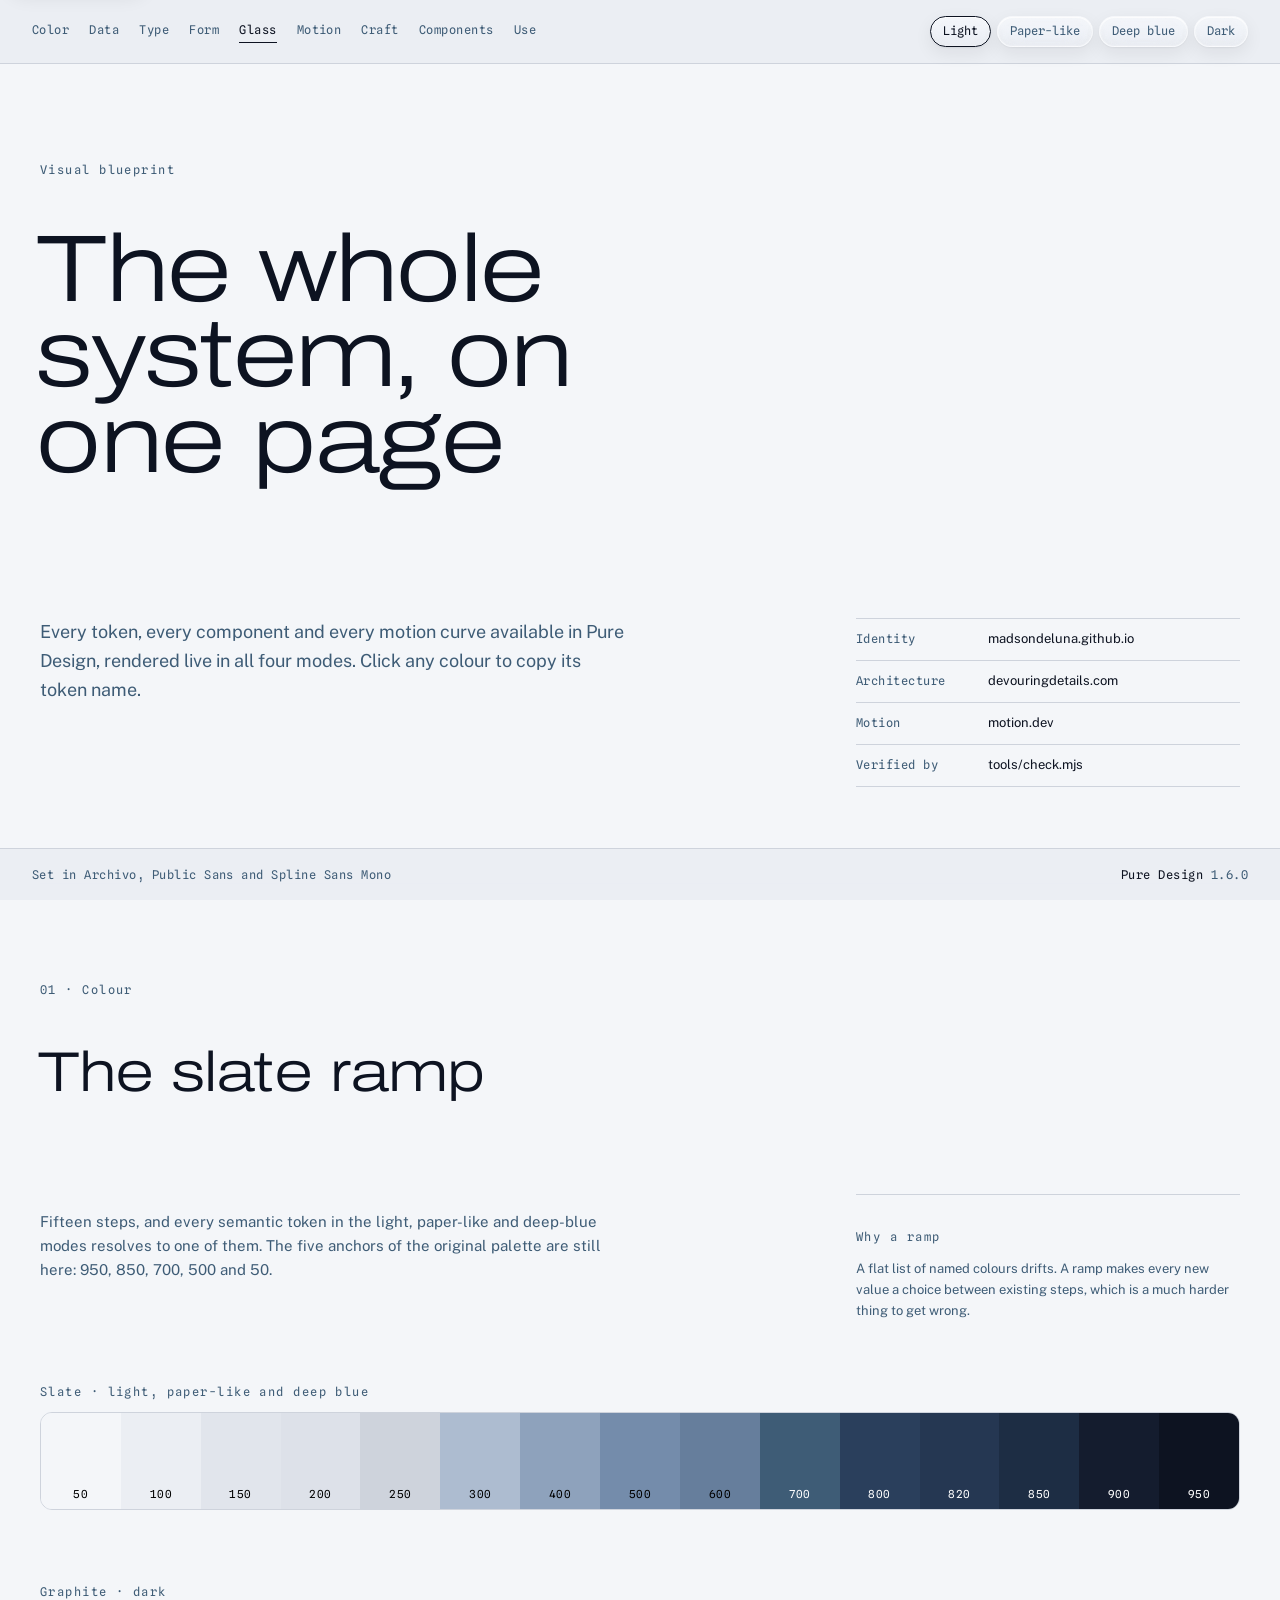
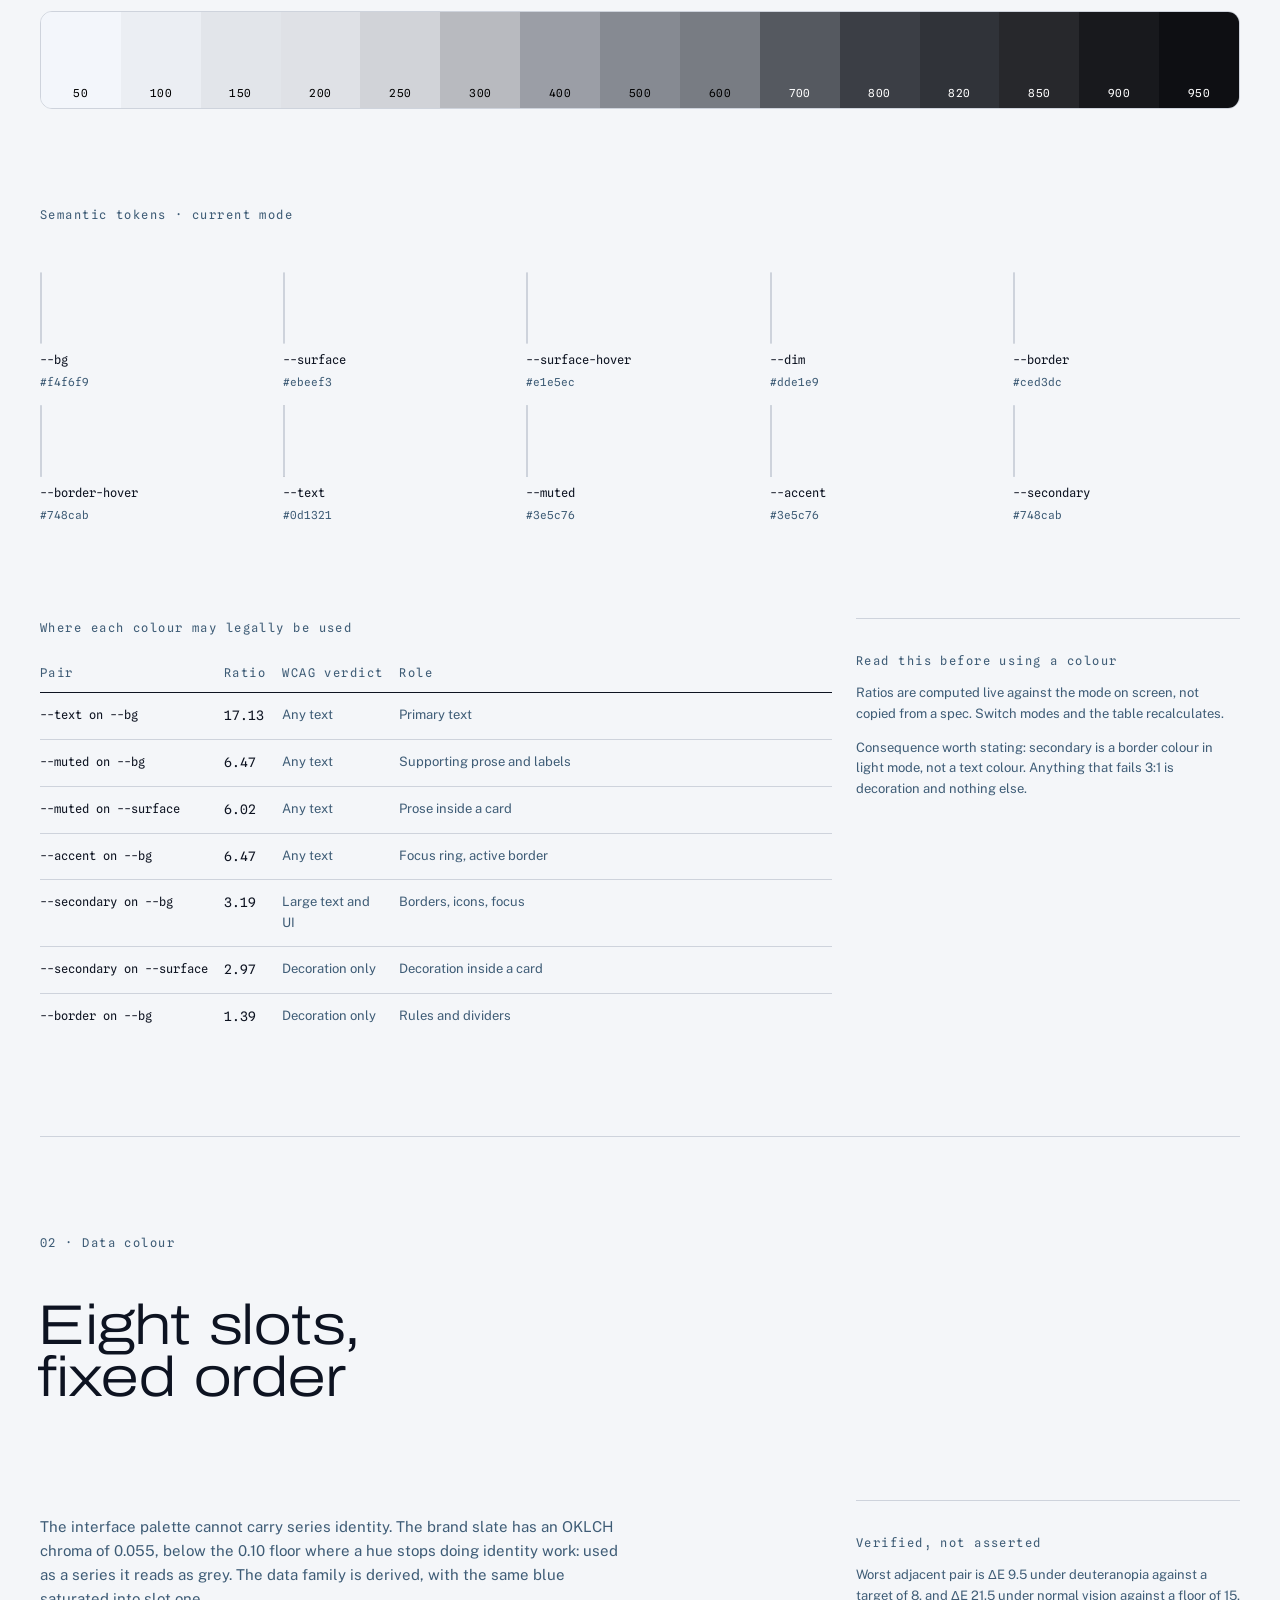
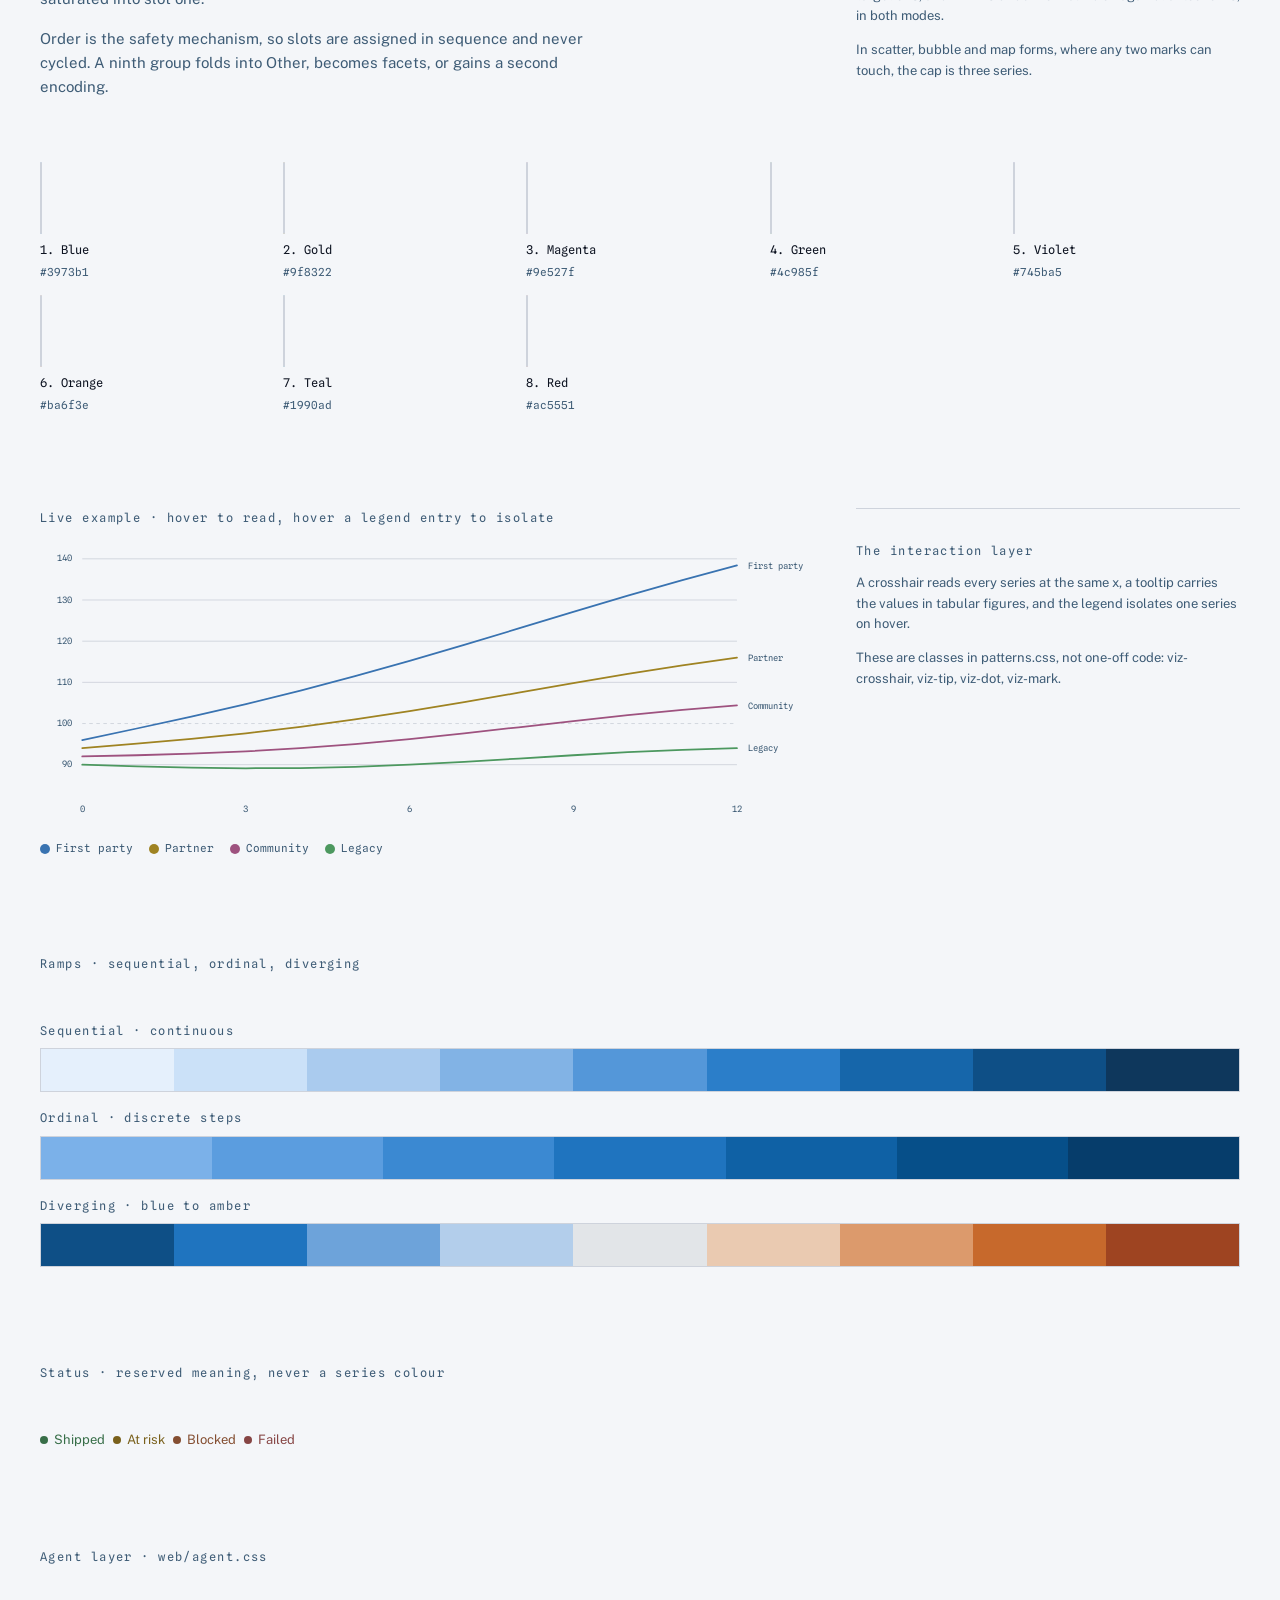
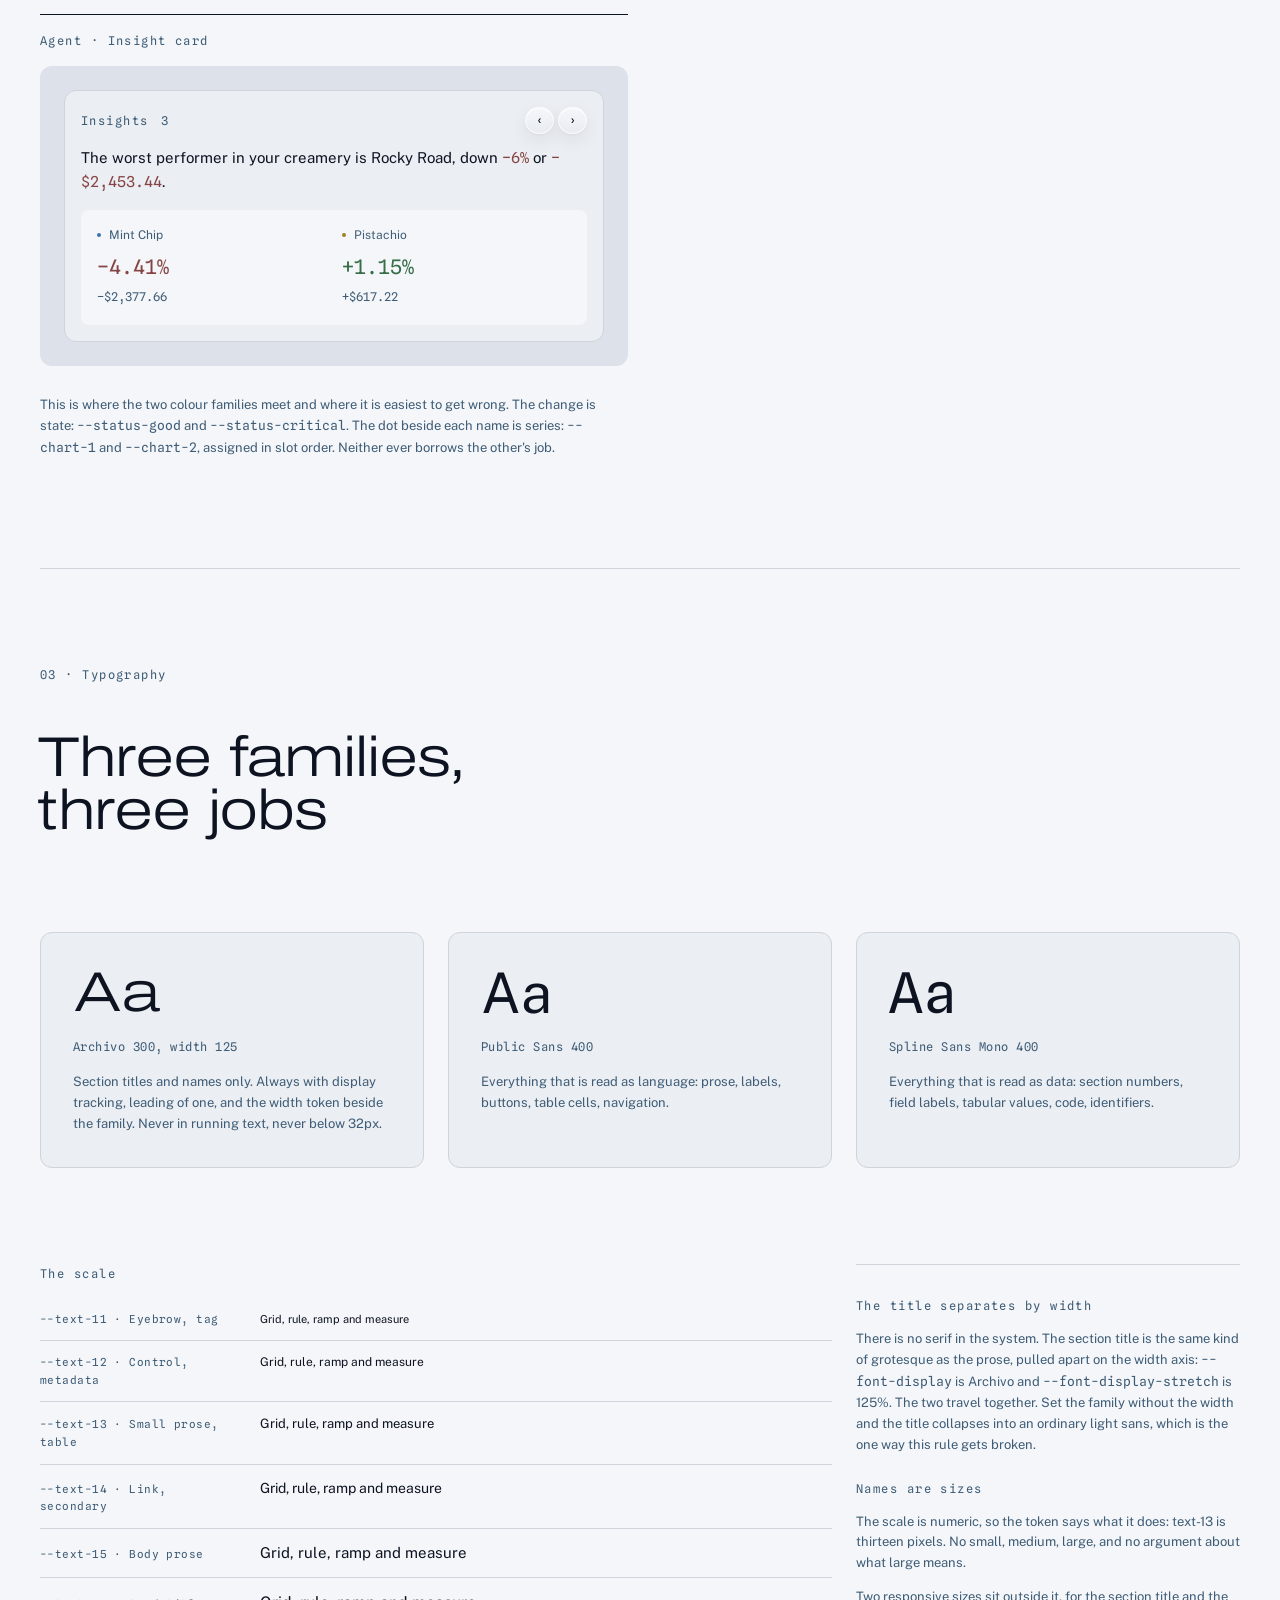
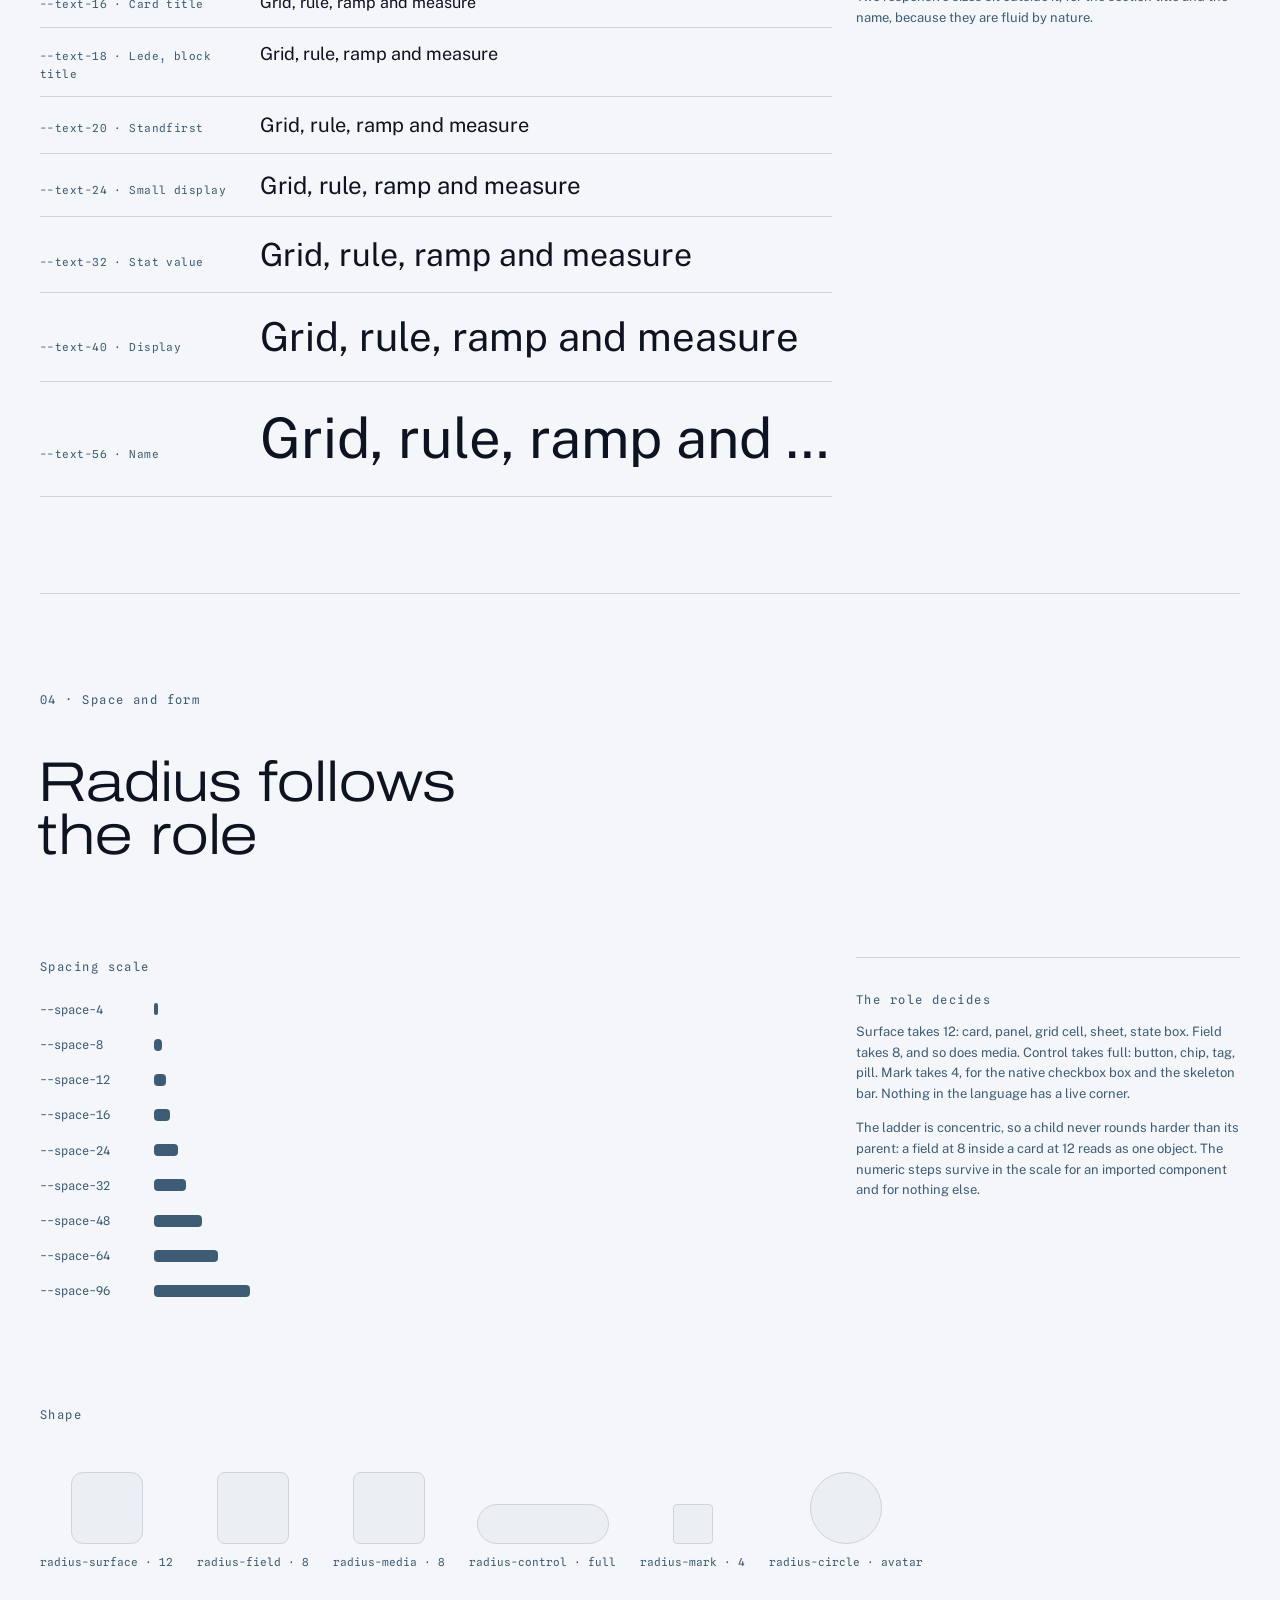
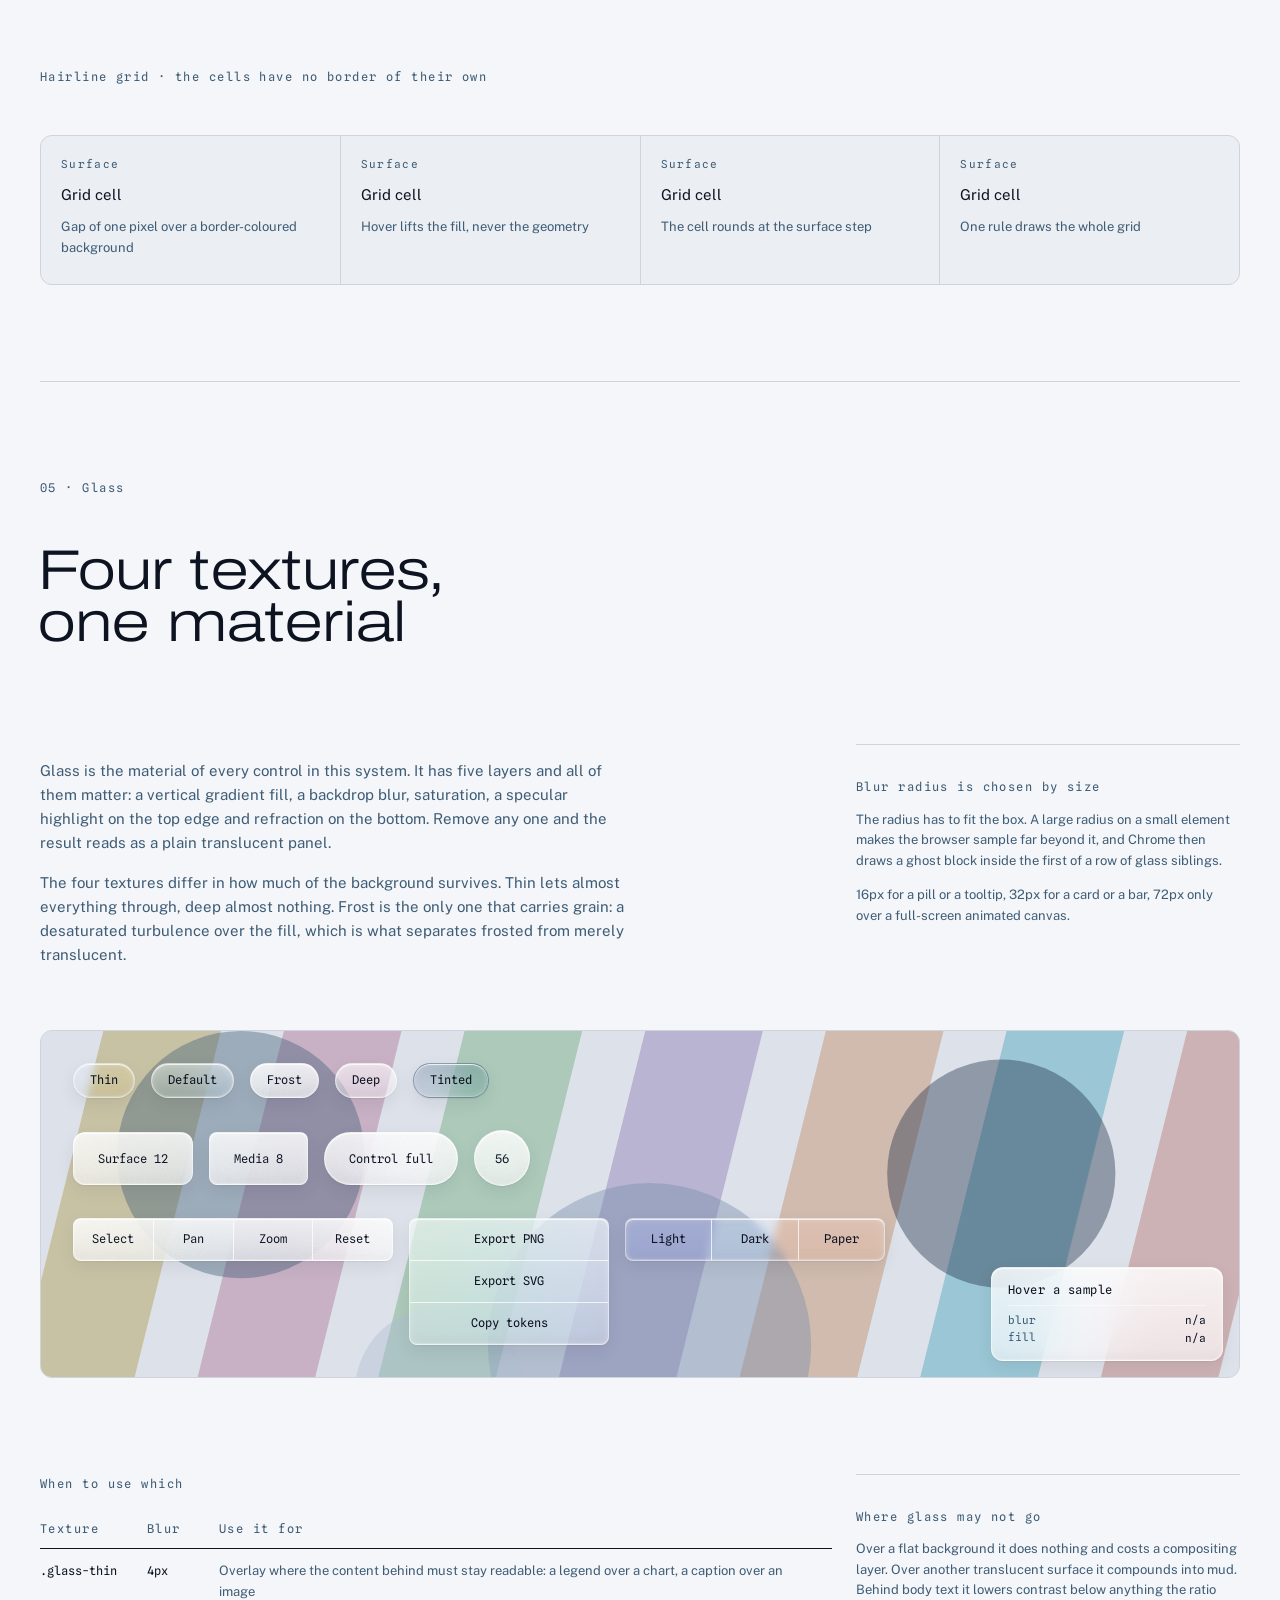
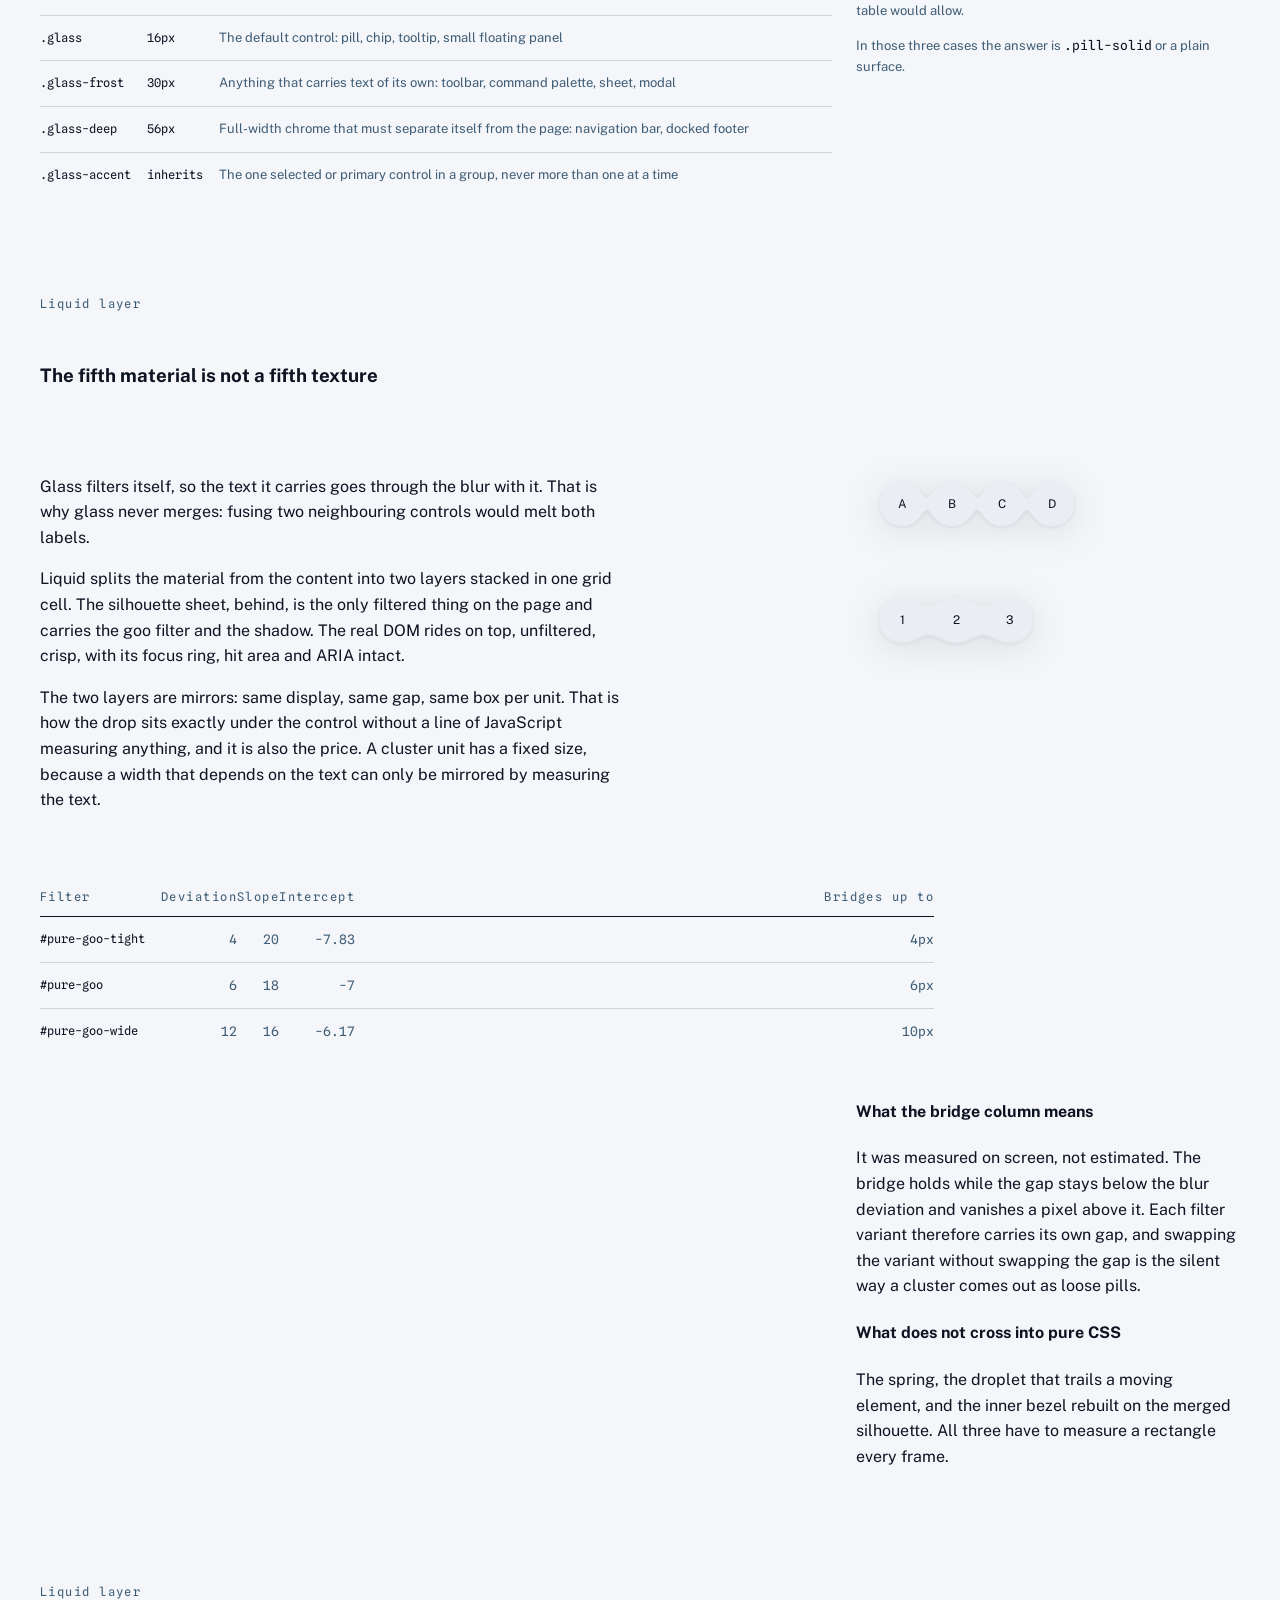
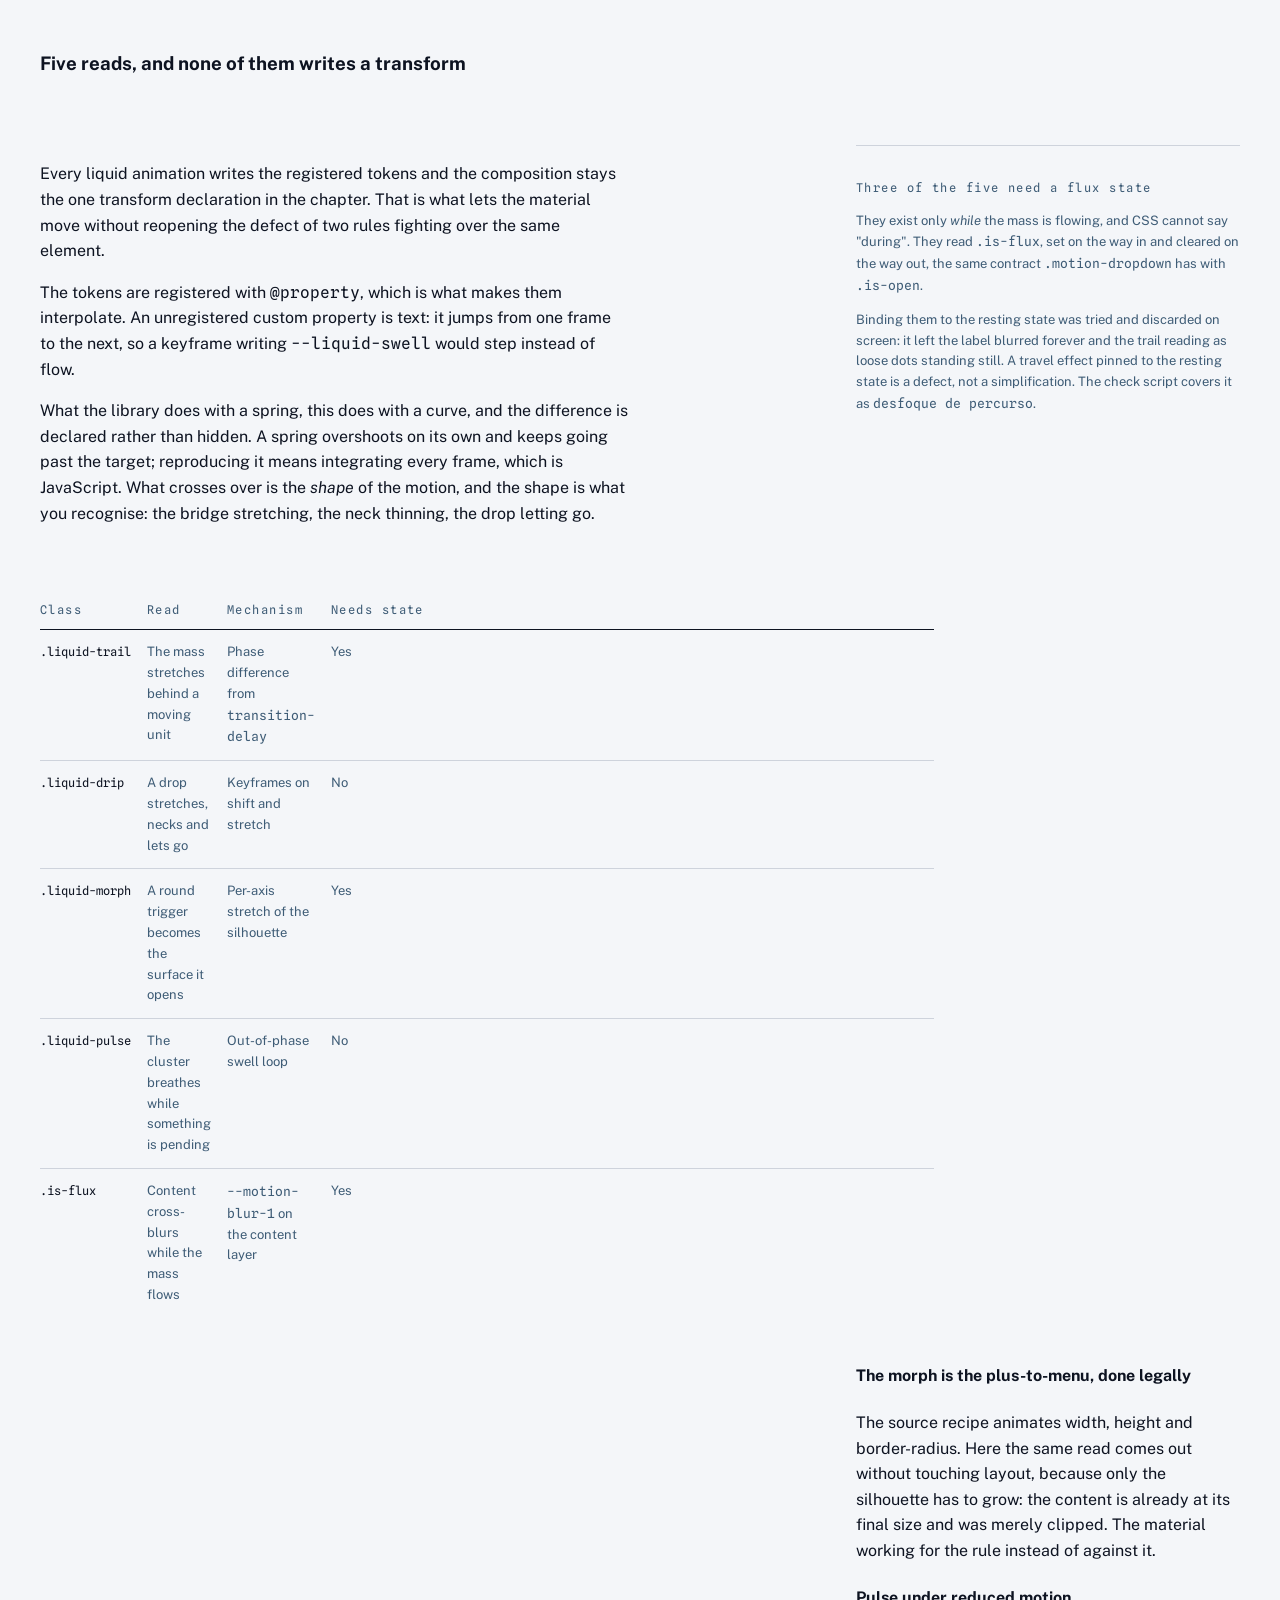
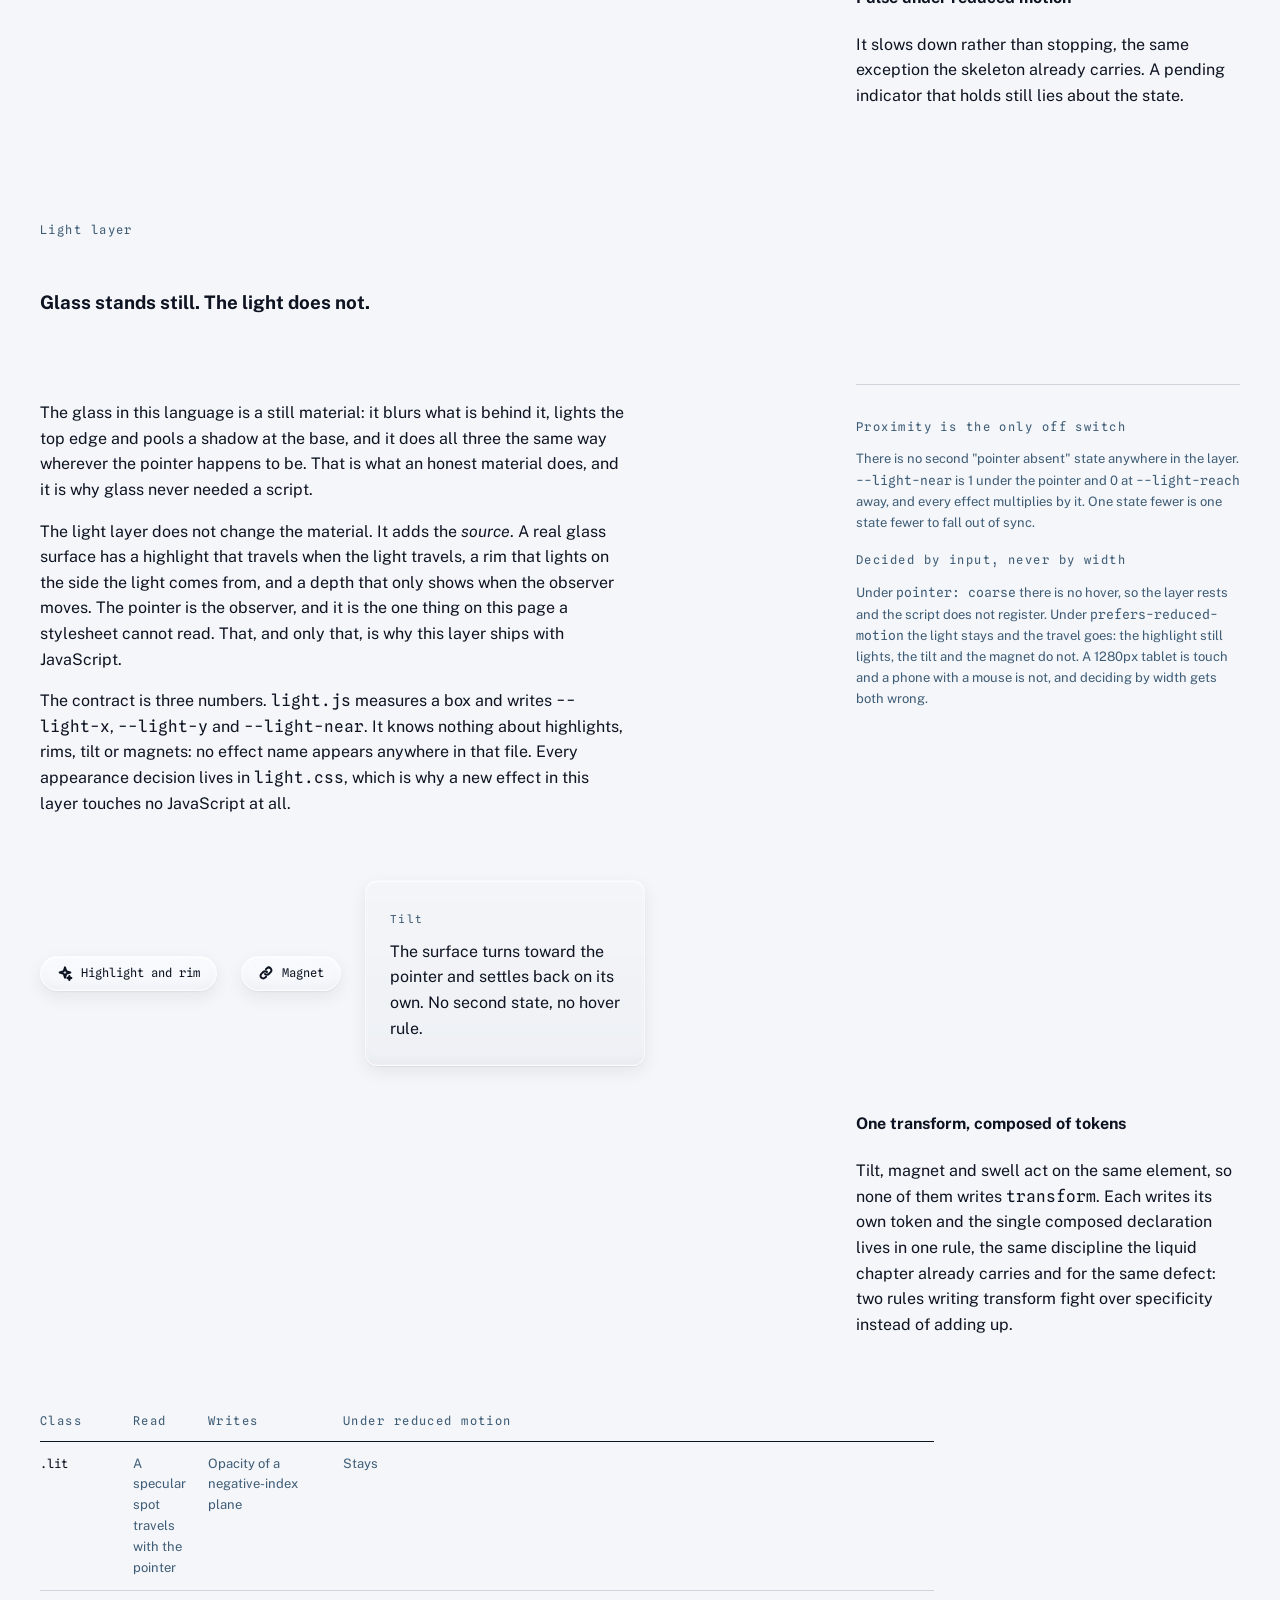
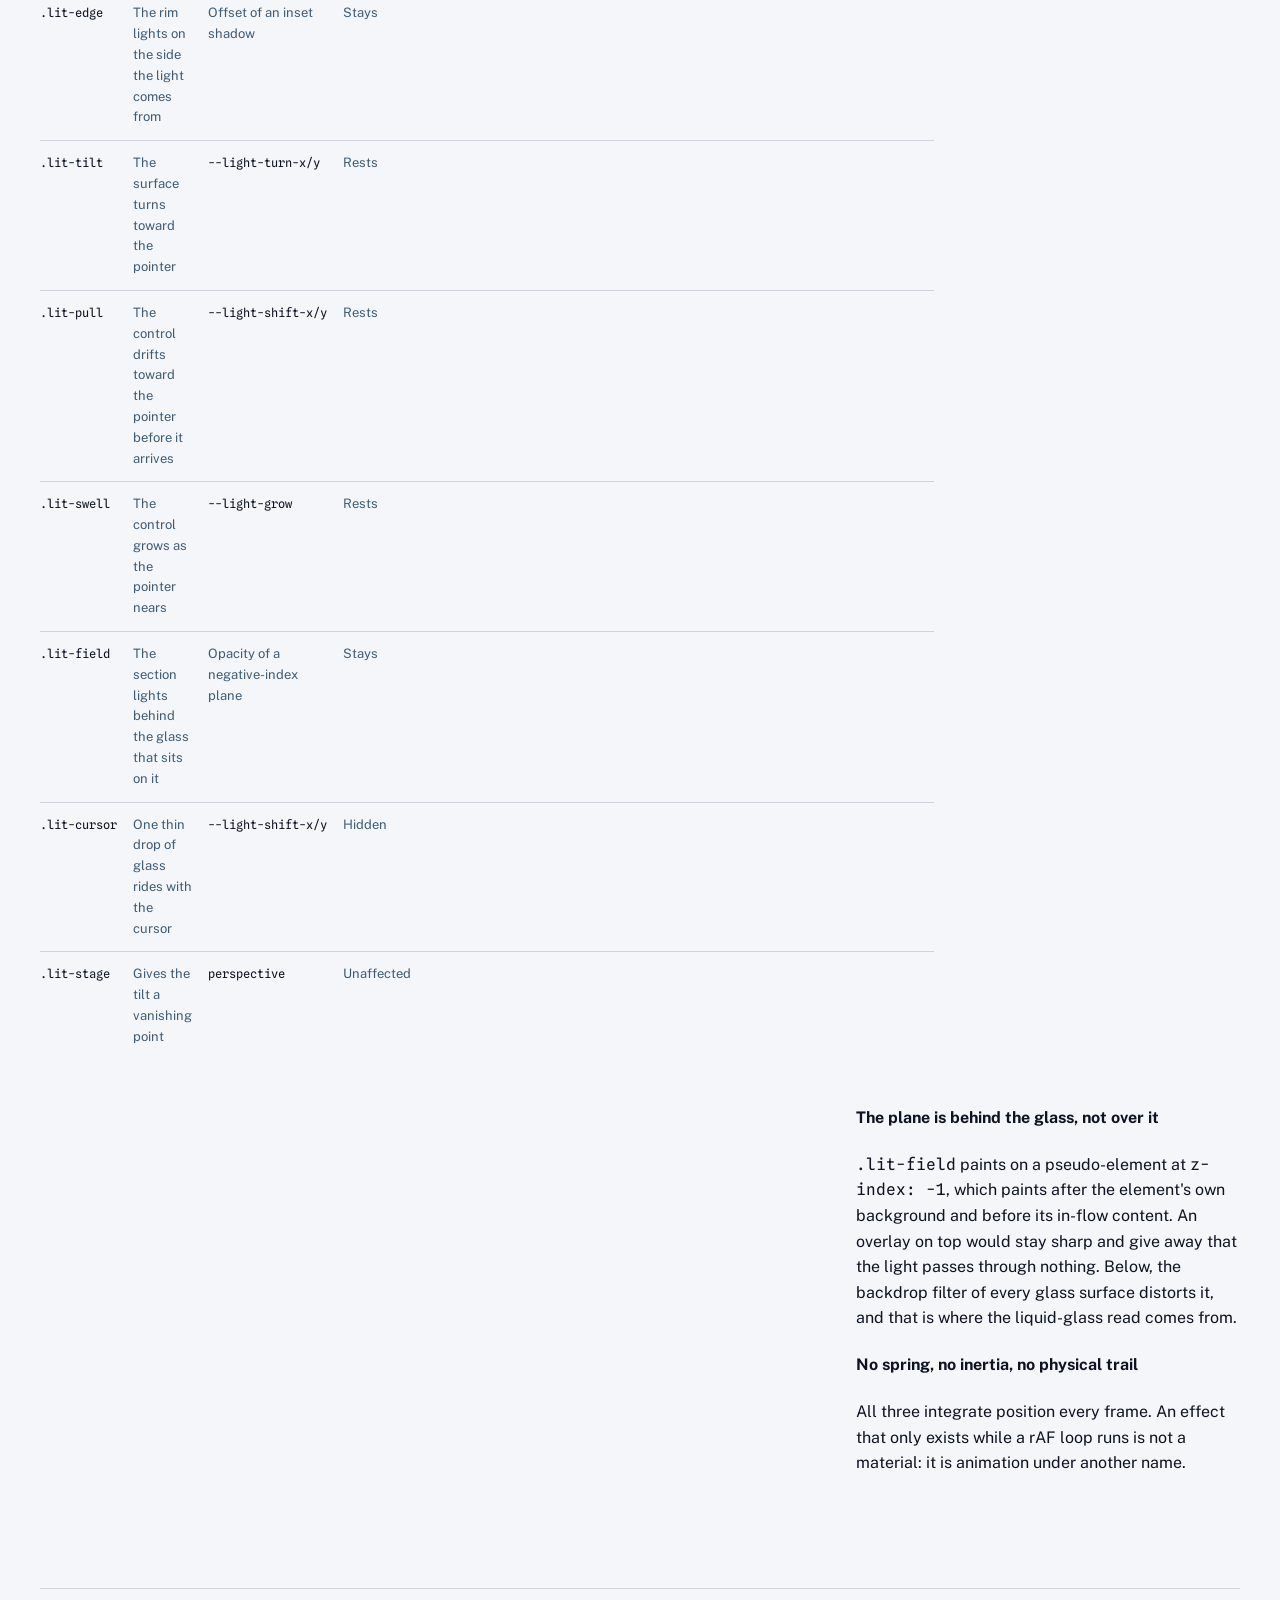
<file: skills/skill-pure-design-ui/assets/pure-design/preview/index.html>
<!doctype html>
<html lang="en">
<head>
<meta charset="utf-8">
<meta name="viewport" content="width=device-width, initial-scale=1">
<!-- a moldura do navegador acompanha o fundo do modo; o script reescreve na troca -->
<meta name="theme-color" content="#F4F6F9">
<title>Pure Design: visual blueprint</title>
<link rel="preconnect" href="https://fonts.googleapis.com">
<link rel="preconnect" href="https://fonts.gstatic.com" crossorigin>
<link href="https://fonts.googleapis.com/css2?family=Archivo:wdth,wght@125,300..400&family=Public+Sans:wght@300;400;500;600&family=Spline+Sans+Mono:wght@400;500&display=swap" rel="stylesheet">
<link rel="stylesheet" href="../web/tokens.css">
<link rel="stylesheet" href="../web/patterns.css">
<link rel="stylesheet" href="../web/light.css">
<link rel="stylesheet" href="../web/motion.css">
<link rel="stylesheet" href="../web/agent.css">
<style>
/* =========================================================
   Regras de diagramação desta página. São quatro, e nada as quebra.

   1. DOIS EIXOS VERTICAIS. Todo texto começa na coluna 1 ou na
      coluna 9. Grades de espécime são exceção declarada: leem
      como tabela, não como texto corrido.

   2. TRÊS DEGRAUS DE ESPAÇO. 24 aproxima o que pertence ao mesmo
      bloco, 48 separa blocos dentro de uma seção, 96 separa seções.

   3. UMA CAPITALIZAÇÃO. Sentence case em tudo. Nenhum texto em
      caixa alta, nenhum título em minúscula deliberada. As únicas
      maiúsculas fora do início de frase são nomes próprios e siglas.

   4. UM TAMANHO POR CLASSE. Controle é --text-12, prosa é --text-15,
      metadado é --text-12 mono.

   Nenhum valor literal de cor, tipo, raio, sombra ou curva.
   ========================================================= */

/* parede de icones: especime, entao le como tabela e nao como texto
   corrido, que e a excecao ja declarada aos dois eixos verticais */
.icon-wall { display: grid; grid-template-columns: repeat(auto-fill, minmax(150px, 1fr));
  gap: var(--space-16); list-style: none; margin: 0; padding: 0; }
.icon-wall li { display: flex; align-items: center; gap: var(--space-10);
  min-width: 0; color: var(--text); font-size: var(--text-12); }
.icon-wall span { color: var(--muted); font-family: var(--font-mono);
  overflow: hidden; text-overflow: ellipsis; white-space: nowrap; }

/* fileira de especimes vivos: le como tabela, nao como texto corrido,
   entao e a mesma excecao declarada aos dois eixos verticais */
.spec-row { display: flex; flex-wrap: wrap; align-items: center; gap: var(--space-24);
  padding: var(--space-24); border: var(--hairline) solid var(--border);
  border-radius: var(--radius-surface); background: var(--dim);
  --surface-context: var(--dim); }

.shell { max-width: var(--container-xl); margin: 0 auto; padding: 0 var(--space-32); }
.grid { display: grid; grid-template-columns: repeat(12, 1fr); gap: var(--space-24); }
/* min-width zero: sem ele o minimo automatico do item de grade e o
   conteudo, o ellipsis nunca engata, e no estreito a grade forca o
   viewport de layout alem do aparelho: a pagina inteira renderiza
   encolhida e deslocada. O template sempre teve esta regra; o guia
   nao a tinha, e era o defeito de diagramacao do estreito. */
.grid > * { min-width: 0; }

.axis-a { grid-column: 1 / 7; }
.axis-a-wide { grid-column: 1 / 10; }
.axis-a-chart { grid-column: 1 / 9; }
.axis-b { grid-column: 9 / 13; }
.bleed { grid-column: 1 / 13; }

.rule { grid-column: 1 / 13; height: var(--hairline); background: var(--border); }

.step-1 { margin-top: var(--space-24); }
.step-2 { margin-top: var(--space-48); }
.step-3 { margin-top: 96px; }

.band { padding: 96px 0; }
.optical { margin-left: -0.048em; }

/* ---------- navegação ---------- */

.progress { position: fixed; top: 0; left: 0; height: 2px; width: 0;
            background: var(--text); z-index: 60; }

.nav { position: fixed; top: 0; left: 0; right: 0; z-index: 50;
       background: var(--surface-glass);
       -webkit-backdrop-filter: blur(var(--blur-card)) saturate(var(--blur-saturate));
       backdrop-filter: blur(var(--blur-card)) saturate(var(--blur-saturate));
       border-bottom: var(--hairline) solid var(--border); }
.nav-in { max-width: var(--container-xl); margin: 0 auto;
          padding: var(--space-16) var(--space-32); display: flex; align-items: center; }
.nav .sig { font-family: var(--font-mono); font-size: var(--text-12);
            letter-spacing: var(--tracking-wide); color: var(--text); }
.nav .sig span { color: var(--muted); }
/* os links seguem a assinatura pela esquerda; quem vai para a borda
   direita e o seletor de modo */
.nav .links { display: flex; gap: var(--space-20); }
.nav .links a { position: relative; font-family: var(--font-mono); font-size: var(--text-12);
                letter-spacing: var(--tracking-wide); color: var(--muted);
                padding-bottom: var(--space-4);
                transition: color var(--duration-3) var(--ease-standard); }
.nav .links a::after { content: ""; position: absolute; left: 0; right: 0; bottom: 0;
                       height: var(--hairline); background: var(--text);
                       transform: scaleX(0); transform-origin: left;
                       transition: transform var(--duration-4) var(--ease-out-expo); }
.nav .links a:hover, .nav .links a[aria-current="true"] { color: var(--text); }
.nav .links a:hover::after, .nav .links a[aria-current="true"]::after { transform: scaleX(1); }
.nav .modes { display: flex; gap: var(--space-6); margin-left: auto; }

/* o seletor de modo usa o mesmo material das pílulas */
.mode-btn { font-family: var(--font-mono); font-size: var(--text-12); color: var(--muted);
            border-radius: var(--radius-full); padding: var(--space-6) var(--space-12);
            cursor: pointer; line-height: var(--leading-snug);
            background-image: var(--glass-fill); background-color: transparent;
            border: var(--hairline) solid var(--glass-edge);
            -webkit-backdrop-filter: blur(var(--glass-blur)) saturate(var(--glass-saturate));
            backdrop-filter: blur(var(--glass-blur)) saturate(var(--glass-saturate));
            box-shadow: var(--shadow-glass-rest); isolation: isolate;
            transition: background-image var(--duration-5) var(--ease-out-soft),
                        border-color var(--duration-5) var(--ease-out-soft),
                        box-shadow var(--duration-5) var(--ease-out-soft),
                        color var(--duration-4) var(--ease-out-soft); }
.mode-btn:hover { color: var(--text); background-image: var(--glass-fill-hover);
                  border-color: var(--glass-edge-hover); box-shadow: var(--shadow-glass-hover); }
.mode-btn[aria-pressed="true"] { color: var(--text); border-color: var(--text); }

.pill { font-size: var(--text-12); }

/* ---------- revelação ---------- */

.rv { opacity: 0; transform: translateY(16px);
      transition: opacity var(--duration-6) var(--ease-out-soft),
                  transform var(--duration-6) var(--ease-out-soft);
      transition-delay: var(--d, 0ms); }
.rv.seen { opacity: 1; transform: none; }

/* ---------- títulos ---------- */

.label { font-family: var(--font-mono); font-size: var(--text-12);
         letter-spacing: var(--tracking-eyebrow); color: var(--muted); display: block; }
.label b { color: var(--muted); font-weight: var(--weight-regular); }

h1.hero-title { font-family: var(--font-display); font-stretch: var(--font-display-stretch);
                font-weight: var(--weight-light);
                font-size: clamp(3rem, 7.4vw, 6.25rem); line-height: 0.9;
                letter-spacing: -0.03em; color: var(--text); }
h2.section-title { font-family: var(--font-display); font-stretch: var(--font-display-stretch);
                   font-weight: var(--weight-light);
                   font-size: clamp(2.25rem, 4.4vw, 3.5rem); line-height: 0.94;
                   letter-spacing: var(--tracking-display); color: var(--text); }
h3.block-title { font-size: var(--text-18); color: var(--text);
                 font-weight: var(--weight-regular); line-height: var(--leading-snug); }

.lede { font-size: var(--text-18); line-height: var(--leading-normal); color: var(--muted); }
.body p { font-size: var(--text-15); line-height: var(--leading-normal); color: var(--muted); }
.body p + p { margin-top: var(--space-16); }
.note { font-size: var(--text-13); line-height: var(--leading-normal); color: var(--muted); }

.aside-note { padding-top: var(--space-16); border-top: var(--hairline) solid var(--border); }
.aside-note h4 { font-family: var(--font-mono); font-size: var(--text-12);
                 letter-spacing: var(--tracking-eyebrow); color: var(--muted);
                 font-weight: var(--weight-regular); margin-bottom: var(--space-12); }
.aside-note p { font-size: var(--text-13); line-height: var(--leading-normal); color: var(--muted); }
.aside-note p + p { margin-top: var(--space-12); }

/* ---------- tabela de fatos ---------- */

.facts { display: flex; flex-direction: column; }
.facts > div { display: grid; grid-template-columns: 116px 1fr; gap: var(--space-16);
               padding: var(--space-10) 0; border-bottom: var(--hairline) solid var(--border);
               font-size: var(--text-13); }
.facts > div:first-child { border-top: var(--hairline) solid var(--border); }
.facts dt { font-family: var(--font-mono); font-size: var(--text-12);
            letter-spacing: var(--tracking-wide); color: var(--muted); }
.facts dd { color: var(--text); }

/* ---------- espécimes ---------- */

/* rampa: uma faixa contínua, rótulo dentro, clique copia o token */
.ramp { display: grid; grid-template-columns: repeat(15, 1fr);
        border: var(--hairline) solid var(--border);
        border-radius: var(--radius-surface); overflow: hidden; }
.ramp button { position: relative; height: 96px; border: 0; padding: 0; cursor: copy;
               display: block; width: 100%; }
.ramp button span { position: absolute; left: 0; right: 0; bottom: var(--space-8);
                    text-align: center; font-family: var(--font-mono); font-size: var(--text-11);
                    letter-spacing: var(--tracking-wide);
                    transition: opacity var(--duration-2) var(--ease-standard); }
.ramp button::after { content: ""; position: absolute; inset: 0;
                      box-shadow: inset 0 0 0 0 var(--text);
                      transition: box-shadow var(--duration-3) var(--ease-standard); }
.ramp button:hover::after { box-shadow: inset 0 0 0 2px var(--text); }

/* tokens semânticos: bloco de cor com nome e valor abaixo */
.swatches { display: grid; grid-template-columns: repeat(5, 1fr); gap: var(--space-16); }
.swatch { display: flex; flex-direction: column; gap: var(--space-8); cursor: copy;
          border: 0; background: transparent; padding: 0; text-align: left; }
.swatch .chip { height: 72px; border: var(--hairline) solid var(--border);
                border-radius: var(--radius-field);
                transition: transform var(--duration-3) var(--ease-swift); }
.swatch:hover .chip { transform: translateY(-2px); }
.swatch .n { font-family: var(--font-mono); font-size: var(--text-12); color: var(--text); display: inline-grid; place-items: center; text-align: center; }
.swatch .h { font-family: var(--font-mono); font-size: var(--text-11); color: var(--muted); }

/* tabela */
.table { width: 100%; border-collapse: collapse; font-size: var(--text-13);
         table-layout: auto; }
.table th:not(:last-child), .table td:not(:last-child) { width: 1%; }
.table th:last-child, .table td:last-child { width: auto; }
.table th { text-align: left; white-space: nowrap; font-family: var(--font-mono); font-size: var(--text-12);
            letter-spacing: var(--tracking-eyebrow); color: var(--muted);
            font-weight: var(--weight-regular);
            padding: var(--space-10) var(--space-16) var(--space-10) 0;
            border-bottom: var(--hairline) solid var(--text); }
.table td { padding: var(--space-12) var(--space-16) var(--space-12) 0;
            border-bottom: var(--hairline) solid var(--border); color: var(--muted);
            vertical-align: top; }
/* a célula mono continua sendo célula: inline-grid a tira do fluxo da
   tabela, e em coluna estreita ela passa por cima da vizinha */
.table td.mono { font-family: var(--font-mono); font-size: var(--text-12);
                 color: var(--text); text-align: left; white-space: nowrap; }
.table td b { color: var(--text); font-weight: var(--weight-regular);
              font-family: var(--font-mono); font-variant-numeric: tabular-nums; }
.table tr { transition: background var(--duration-2) var(--ease-standard); }
.table tbody tr:hover { background: var(--surface); }

/* tipografia */
.type-row { display: grid; grid-template-columns: 196px 1fr; gap: var(--space-24);
            align-items: baseline; padding: var(--space-12) 0;
            border-bottom: var(--hairline) solid var(--border); }
.type-row .meta { font-family: var(--font-mono); font-size: var(--text-11);
                  letter-spacing: var(--tracking-wide); color: var(--muted); }
.type-row .sample { color: var(--text); overflow: hidden; text-overflow: ellipsis;
                    white-space: nowrap; }

.specimen { padding: var(--space-32); border: var(--hairline) solid var(--border);
            border-radius: var(--radius-surface);
            background: var(--surface); display: flex; flex-direction: column;
            gap: var(--space-16); }
.specimen .glyphs { font-size: var(--text-56); line-height: 1; color: var(--text); }
.specimen .role { font-family: var(--font-mono); font-size: var(--text-12);
                  letter-spacing: var(--tracking-wide); color: var(--muted); }
.specimen .rule-line { font-size: var(--text-13); color: var(--muted);
                       line-height: var(--leading-normal); }

/* espaço e forma */
.space-row { display: grid; grid-template-columns: 90px 1fr; gap: var(--space-24);
             align-items: center; padding: var(--space-8) 0; }
.space-row .k { font-family: var(--font-mono); font-size: var(--text-12); color: var(--muted); }
.space-row .bar { height: 12px; background: var(--accent); }

.shape-row { display: flex; gap: var(--space-24); align-items: flex-end; flex-wrap: wrap; }
.shape { display: flex; flex-direction: column; gap: var(--space-10); align-items: center; }
.shape .box { width: 72px; height: 72px; background: var(--surface);
              border: var(--hairline) solid var(--border);
              border-radius: var(--radius-surface); }
.space-row .bar { border-radius: var(--radius-4); }
.shape .k { font-family: var(--font-mono); font-size: var(--text-11); color: var(--muted); }

/* movimento */
.motion-row { display: grid; grid-template-columns: 168px 1fr 76px; gap: var(--space-24);
              align-items: center; padding: var(--space-16) 0;
              border-bottom: var(--hairline) solid var(--border); }
.motion-row .k { font-family: var(--font-mono); font-size: var(--text-12); color: var(--text); display: inline-grid; place-items: center; text-align: center; }
.motion-row .use { font-family: var(--font-mono); font-size: var(--text-11);
                   color: var(--muted); text-align: right; }
.lane { position: relative; height: var(--hairline); background: var(--border);
        container-type: inline-size; }
.lane .dot { position: absolute; top: -6px; left: 0; width: 13px; height: 13px;
             border-radius: var(--radius-circle); background: var(--accent); }
/* o ponto anda em transform, nunca em left: so transform e opacity
   sao compostos fora da thread principal */
.lane.run .dot { transform: translateX(calc(100cqw - 13px)); }

/* palco da camada de agente: o componente tem superficie propria,
   entao o palco fica um degrau abaixo dela para a caixa aparecer */
.agent-stage { padding: var(--space-24); background: var(--dim);
               border-radius: var(--radius-surface); }
.agent-stage .step-1 { margin-top: var(--space-24); }

/* componentes */
/* min-width zero: sem ele o minimo automatico do item de grade deixa o
   conteudo esticar a trilha e a coluna vizinha encolhe */
.demo-block { display: flex; flex-direction: column; gap: var(--space-16); min-width: 0;
              padding-top: var(--space-16); border-top: var(--hairline) solid var(--text); }
.demo-block .k { font-family: var(--font-mono); font-size: var(--text-12);
                 letter-spacing: var(--tracking-eyebrow); color: var(--muted); }
.demo-row { display: flex; gap: var(--space-8); flex-wrap: wrap; align-items: center; }

/* a célula da grade não arredonda sozinha: o raio é da grade, e o
   overflow dela recorta as quatro pontas. Arredondar a célula abriria
   entalhes na cor da borda em cada canto interno. */
.card-demo { background: var(--surface); padding: var(--space-20);
             display: flex; flex-direction: column; gap: var(--space-10); min-height: 148px; }
.card-demo .t { font-size: var(--text-15); color: var(--text); }
.card-demo .d { font-size: var(--text-13); color: var(--muted); }

/* ---------- ofício ----------
   Três níveis, e a palavra é o sinal: a cor sozinha nunca carrega o
   significado. Must quebra o build, should é o padrão e sair dele
   precisa de motivo escrito, never não tem exceção. */

.lvl { font-family: var(--font-mono); font-size: var(--text-11);
       letter-spacing: var(--tracking-wide); white-space: nowrap; }
.lvl-must   { color: var(--text); }
.lvl-should { color: var(--muted); }
.lvl-never  { color: var(--status-critical); }

/* a tabela base dá a coluna larga para a última célula, porque lá a
   prosa fica no fim. Aqui a prosa é a primeira coluna: nível e vínculo
   são curtos e não devem quebrar. */
/* conteúdo largo rola dentro da própria caixa: o corpo da página nunca
   ganha barra horizontal por causa de uma tabela */
.table-scroll { overflow-x: auto; overscroll-behavior-x: contain; }
.table-scroll .table { min-width: 34rem; }

.table-rules th:first-child, .table-rules td:first-child { width: auto; }
.table-rules th:not(:first-child), .table-rules td:not(:first-child) { width: 1%; white-space: nowrap; }
.table-rules td:first-child { color: var(--text); padding-right: var(--space-32); }
/* prosa em 13, nível e vínculo em 12 mono: alinhados pelo topo cada um
   cairia numa linha de base própria. Baseline amarra os três na mesma. */
.table-rules td { vertical-align: baseline; }
.table-rules .lvl { font-size: var(--text-12); }

/* controle menor que o piso de alvo: 16px de desenho, 24px de área */
.dot-btn { width: 16px; height: 16px; padding: 0; flex-shrink: 0;
           border: var(--hairline) solid var(--border-hover);
           border-radius: var(--radius-circle); background: var(--surface);
           cursor: pointer; display: inline-grid; place-items: center;
           transition: background var(--duration-3) var(--ease-standard),
                       border-color var(--duration-3) var(--ease-standard); }
.dot-btn:hover { background: var(--surface-hover); border-color: var(--text); }
.dot-mark { width: var(--space-6); height: var(--space-6);
            border-radius: var(--radius-circle); background: var(--muted); }

/* o grupo de dicas precisa gerar caixa: pointerleave não borbulha, e com
   display: contents o grupo nunca esfriaria */
.tip-group { display: inline-flex; align-items: center; gap: var(--space-8); }

.craft-box { border: var(--hairline) solid var(--border); background: var(--surface);
             border-radius: var(--radius-surface);
             padding: var(--space-24); display: flex; flex-direction: column;
             gap: var(--space-16); min-width: 0; }
.craft-box .k { font-family: var(--font-mono); font-size: var(--text-12);
                letter-spacing: var(--tracking-eyebrow); color: var(--muted); }
.craft-box .note { color: var(--muted); }

/* o alvo é invisível por definição; o interruptor o revela */
.show-hit .hit::after { outline: var(--hairline) dashed var(--accent); }

/* resiliência a conteúdo: curto, médio e longo demais, lado a lado */
.res-grid { display: grid; grid-template-columns: repeat(3, 1fr);
            gap: var(--hairline); background: var(--border);
            border-radius: var(--radius-surface); overflow: hidden; }
.res-grid > div { background: var(--bg); padding: var(--space-16);
                  display: flex; gap: var(--space-12); min-width: 0; }
.res-grid .who { font-family: var(--font-mono); font-size: var(--text-11);
                 color: var(--muted); flex-shrink: 0; }
.res-grid .what { font-size: var(--text-13); color: var(--text); min-width: 0; }

/* estados: vazio, carregando e erro são três desenhos, não um */
.state-grid { display: grid; grid-template-columns: repeat(3, 1fr); gap: var(--space-24); }
.state-grid > div { display: flex; flex-direction: column; gap: var(--space-12); }
.state-grid .k { font-family: var(--font-mono); font-size: var(--text-12);
                 letter-spacing: var(--tracking-eyebrow); color: var(--muted); }
.state-card { border: var(--hairline) solid var(--border); background: var(--surface);
              border-radius: var(--radius-surface);
              padding: var(--space-16); min-height: 132px;
              display: flex; flex-direction: column; gap: var(--space-10); }

/* o esqueleto copia a caixa final: mesma altura de linha, mesma largura */
.skeleton { border-radius: var(--radius-4); }
.sk-title { width: 55%; height: var(--text-15); }
.sk-line  { width: 100%; height: var(--text-12); }
.sk-short { width: 72%; height: var(--text-12); }

.craft-form { display: flex; flex-direction: column; gap: var(--space-16); }
.craft-form .row2 { display: grid; grid-template-columns: 1fr 1fr; gap: var(--space-16); }

/* a dica espera na primeira, e entra na hora nas vizinhas do grupo */
.tip [role="tooltip"] { position: absolute; bottom: calc(100% + var(--space-8)); left: 50%;
                        transform: translateX(-50%); white-space: nowrap;
                        padding: var(--space-6) var(--space-10);
                        font-family: var(--font-mono); font-size: var(--text-11);
                        color: var(--text); border-radius: var(--radius-full);
                        background-image: var(--glass-fill);
                        border: var(--hairline) solid var(--glass-edge);
                        -webkit-backdrop-filter: blur(var(--glass-blur)) saturate(var(--glass-saturate));
                        backdrop-filter: blur(var(--glass-blur)) saturate(var(--glass-saturate));
                        box-shadow: var(--shadow-glass-rest); }

/* toast de cópia */
.toast { position: fixed; left: 50%; bottom: var(--space-80); transform: translate(-50%, 16px);
         padding: var(--space-8) var(--space-16); background: var(--text); color: var(--bg);
         font-family: var(--font-mono); font-size: var(--text-12);
         border-radius: var(--radius-full); opacity: 0; pointer-events: none; z-index: 70;
         transition: opacity var(--duration-3) var(--ease-standard),
                     transform var(--duration-4) var(--ease-out-expo); }
.toast.on { opacity: 1; transform: translate(-50%, 0); }

/* rodapé: mesma barra da navegação, ancorada embaixo */
.foot { position: fixed; bottom: 0; left: 0; right: 0; z-index: 50;
        background: var(--surface-glass);
        -webkit-backdrop-filter: blur(var(--blur-card)) saturate(var(--blur-saturate));
        backdrop-filter: blur(var(--blur-card)) saturate(var(--blur-saturate));
        border-top: var(--hairline) solid var(--border); }
.foot-in { max-width: var(--container-xl); margin: 0 auto;
           padding: var(--space-16) var(--space-32); display: flex;
           align-items: center; gap: var(--space-16);
           font-family: var(--font-mono); font-size: var(--text-12);
           letter-spacing: var(--tracking-wide); color: var(--muted); }
.foot .sig { margin-left: auto; color: var(--text); }
.foot .sig span { color: var(--muted); }

/* a barra de baixo é fixa: o conteúdo precisa de fôlego para não passar
   por baixo dela, e o toast sobe acima do rodapé */
body { padding-bottom: var(--space-96); }

/* mesmo ponto do template e de patterns.css: --breakpoint-stack */
@media (max-width: 768px) {
  /* a nav fixa: a assinatura sai (a identidade mora no rodape), o
     seletor de modo vira o conteudo da barra e pode quebrar linha */
  .nav .sig { display: none; }
  .nav-in { padding-inline: var(--space-16); flex-wrap: wrap; }
  .nav .modes { flex-wrap: wrap; margin-left: auto; }

  /* o rodape e uma linha de flex com texto longo: quebra, nao estica */
  .foot-in { flex-wrap: wrap; }

  /* rodape fixo sai do estreito: com o texto quebrado em duas linhas
     ele passa a cobrir a prosa, porque o folego do body foi medido
     para uma linha. Numa tela de celular uma barra fixa embaixo ja
     custa a altura mais cara da tela; aqui ela desce para o fim do
     fluxo, onde nao cobre nada. */
  .foot { position: static; }

  /* TODO filho da grade vai para o eixo unico. As classes de eixo ja
     colapsam acima; o que resta sao os 25 posicionamentos inline dos
     especimes (grid-column: 1 / 7 e afins), e important e o unico
     mecanismo que vence um estilo inline sem javascript. E a excecao
     declarada que confirma a regra de nao usar important: um especime
     de diagramacao larga nao tem forma legal de existir em 375px. */
  .grid > * { grid-column: 1 / -1 !important; }

  /* os paineis do palco de vidro carregam min-width inline de especime
     (320, 260, 200): em 311px de trilha eles transbordavam o cartao */
  .stage-content .glass-panel { min-width: 0 !important; }

  /* o leitor do palco e absoluto sobre a arte no largo; no estreito ele
     cobria o proprio conteudo que anota. Vira fluxo. */
  .stage-readout { position: static; margin-top: var(--space-16); pointer-events: auto; }

  .shell { padding: 0 var(--space-24); }
  .grid { gap: var(--space-16); }
  .axis-a, .axis-a-wide, .axis-a-chart, .axis-b { grid-column: 1 / 13; }
  .band { padding: 72px 0; }
  .swatches { grid-template-columns: repeat(3, 1fr); }
  .nav .links { display: none; }
  .motion-row { grid-template-columns: 140px 1fr; }
  .motion-row .use { display: none; }
}
/* o guia obedece as proprias regras: o que se aperta chega a 44px no
   toque. .mode-btn e .dot-btn sao locais do guia, entao o piso mora
   aqui; o resto vem de patterns.css e de agent.css. */
@media (pointer: coarse) {
  .mode-btn { min-height: var(--hit-min-touch); padding-block: var(--space-10); }
  .dot-btn { min-width: var(--hit-min); min-height: var(--hit-min); }
}

@media (max-width: 640px) {
  .swatches { grid-template-columns: repeat(2, 1fr); }
  .ramp { grid-template-columns: repeat(5, 1fr); }
  .type-row { grid-template-columns: 1fr; gap: var(--space-6); }
  .res-grid, .state-grid, .craft-form .row2 { grid-template-columns: 1fr; }
}
</style>
</head>
<body class="lit-cursor-only">

<svg class="pure-defs" aria-hidden="true" focusable="false" width="0" height="0"><defs>

  <filter id="pure-goo-tight" x="-40%" y="-40%" width="180%" height="180%" color-interpolation-filters="sRGB">
    <feGaussianBlur in="SourceGraphic" stdDeviation="4" result="blur"/>
    <feColorMatrix in="blur" type="matrix"
      values="1 0 0 0 0  0 1 0 0 0  0 0 1 0 0  0 0 0 20 -7.83" result="goo"/>
    <feComposite in="SourceGraphic" in2="goo" operator="atop"/>
  </filter>

  <filter id="pure-goo" x="-40%" y="-40%" width="180%" height="180%" color-interpolation-filters="sRGB">
    <feGaussianBlur in="SourceGraphic" stdDeviation="6" result="blur"/>
    <feColorMatrix in="blur" type="matrix"
      values="1 0 0 0 0  0 1 0 0 0  0 0 1 0 0  0 0 0 18 -7" result="goo"/>
    <feComposite in="SourceGraphic" in2="goo" operator="atop"/>
  </filter>

  <filter id="pure-goo-wide" x="-40%" y="-40%" width="180%" height="180%" color-interpolation-filters="sRGB">
    <feGaussianBlur in="SourceGraphic" stdDeviation="12" result="blur"/>
    <feColorMatrix in="blur" type="matrix"
      values="1 0 0 0 0  0 1 0 0 0  0 0 1 0 0  0 0 0 16 -6.17" result="goo"/>
    <feComposite in="SourceGraphic" in2="goo" operator="atop"/>
  </filter>

</defs></svg>

<div class="lit-cursor" aria-hidden="true"></div>

<a class="skip-link pill" href="#main">Skip to content</a>
<div class="progress" id="progress"></div>
<div class="toast" id="toast">Copied</div>

<nav class="nav">
  <div class="nav-in">
    <div class="links">
      <a href="#color" data-spy="color">Color</a>
      <a href="#data" data-spy="data">Data</a>
      <a href="#type" data-spy="type">Type</a>
      <a href="#form" data-spy="form">Form</a>
      <a href="#glass" data-spy="glass">Glass</a>
      <a href="#motion" data-spy="motion">Motion</a>
      <a href="#craft" data-spy="craft">Craft</a>
      <a href="#components" data-spy="components">Components</a>
      <a href="#use" data-spy="use">Use</a>
    </div>
    <div class="modes">
      <button class="mode-btn" data-mode="" aria-pressed="true">Light</button>
      <button class="mode-btn" data-mode="paper-like" aria-pressed="false">Paper-like</button>
      <button class="mode-btn" data-mode="deep-blue" aria-pressed="false">Deep blue</button>
      <button class="mode-btn" data-mode="dark" aria-pressed="false">Dark</button>
    </div>
  </div>
</nav>

<div class="shell" id="main" tabindex="-1">

  <!-- ============ abertura ============ -->
  <header class="band" style="padding-top: 152px">
    <div class="grid">
      <span class="label axis-a rv">Visual blueprint</span>
      <h1 class="hero-title axis-a-wide optical rv step-1" style="--d: 80ms">The whole<br>system, on<br>one page</h1>
      <p class="lede axis-a rv step-2" style="--d: 140ms">Every token, every component and every
      motion curve available in Pure Design, rendered live in all four modes. Click any colour to
      copy its token name.</p>
      <div class="axis-b rv step-2" style="--d: 180ms">
        <dl class="facts">
          <div><dt>Identity</dt><dd>madsondeluna.github.io</dd></div>
          <div><dt>Architecture</dt><dd>devouringdetails.com</dd></div>
          <div><dt>Motion</dt><dd>motion.dev</dd></div>
          <div><dt>Verified by</dt><dd>tools/check.mjs</dd></div>
        </dl>
      </div>
    </div>
  </header>

  <div class="grid"><div class="rule"></div></div>

  <!-- ============ cor ============ -->
  <section id="color" class="band">
    <div class="grid">
      <span class="label axis-a rv">01 <b>· Colour</b></span>
      <h2 class="section-title axis-a-wide optical rv step-1" style="--d: 60ms">The slate ramp</h2>
    </div>

    <div class="grid step-2">
      <p class="body axis-a rv"><span style="font-size: var(--text-15); line-height: var(--leading-normal); color: var(--muted); display: block">Fifteen
      steps, and every semantic token in the light, paper-like and deep-blue modes resolves to one of them. The five anchors of
      the original palette are still here: 950, 850, 700, 500 and 50.</span></p>
      <aside class="aside-note axis-b rv" style="--d: 60ms">
        <h4>Why a ramp</h4>
        <p>A flat list of named colours drifts. A ramp makes every new value a choice between
        existing steps, which is a much harder thing to get wrong.</p>
      </aside>
    </div>

    <div class="grid step-2">
      <div class="bleed rv">
        <span class="label" style="margin-bottom: var(--space-10)">Slate <b>· light, paper-like and deep blue</b></span>
        <div class="ramp" id="ramp"></div>
      </div>
      <div class="bleed rv step-2" style="--d: 60ms">
        <span class="label" style="margin-bottom: var(--space-10)">Graphite <b>· dark</b></span>
        <div class="ramp" id="ramp-graphite"></div>
      </div>
    </div>

    <div class="grid step-3">
      <span class="label axis-a rv">Semantic tokens <b>· current mode</b></span>
      <div class="bleed step-1 rv">
        <div class="swatches" id="semantic"></div>
      </div>
    </div>

    <div class="grid step-3">
      <div class="axis-a-chart rv">
        <span class="label" style="margin-bottom: var(--space-16)">Where each colour may legally be used</span>
        <div class="table-scroll"><table class="table">
          <thead><tr><th>Pair</th><th>Ratio</th><th>WCAG verdict</th><th>Role</th></tr></thead>
          <tbody id="contrast"></tbody>
        </table></div>
      </div>
      <aside class="aside-note axis-b rv" style="--d: 60ms">
        <h4>Read this before using a colour</h4>
        <p>Ratios are computed live against the mode on screen, not copied from a spec. Switch
        modes and the table recalculates.</p>
        <p>Consequence worth stating: secondary is a border colour in light mode, not a text
        colour. Anything that fails 3:1 is decoration and nothing else.</p>
      </aside>
    </div>
  </section>

  <div class="grid"><div class="rule"></div></div>

  <!-- ============ dados ============ -->
  <section id="data" class="band">
    <div class="grid">
      <span class="label axis-a rv">02 <b>· Data colour</b></span>
      <h2 class="section-title axis-a-wide optical rv step-1" style="--d: 60ms">Eight slots,<br>fixed order</h2>
    </div>

    <div class="grid step-2">
      <div class="body axis-a rv">
        <p>The interface palette cannot carry series identity. The brand slate has an OKLCH
        chroma of 0.055, below the 0.10 floor where a hue stops doing identity work: used as a
        series it reads as grey. The data family is derived, with the same blue saturated into
        slot one.</p>
        <p>Order is the safety mechanism, so slots are assigned in sequence and never cycled.
        A ninth group folds into Other, becomes facets, or gains a second encoding.</p>
      </div>
      <aside class="aside-note axis-b rv" style="--d: 60ms">
        <h4>Verified, not asserted</h4>
        <p>Worst adjacent pair is ΔE 9.5 under deuteranopia against a target of 8, and ΔE 21.5
        under normal vision against a floor of 15, in both modes.</p>
        <p>In scatter, bubble and map forms, where any two marks can touch, the cap is three
        series.</p>
      </aside>
    </div>

    <div class="grid step-2">
      <div class="bleed rv"><div class="swatches" id="chart-swatches"></div></div>
    </div>

    <div class="grid step-3">
      <div class="axis-a-chart rv">
        <span class="label" style="margin-bottom: var(--space-16)">Live example <b>· hover to read, hover a legend entry to isolate</b></span>
        <div class="viz" id="viz-lines">
          <svg id="lines" viewBox="0 0 900 320" role="img"
               aria-label="Four series demonstrating the categorical palette"></svg>
          <div class="viz-tip" id="tip-lines"></div>
        </div>
        <div class="viz-legend" id="legend-lines" style="margin-top: var(--space-16)"></div>
      </div>
      <aside class="aside-note axis-b rv" style="--d: 60ms">
        <h4>The interaction layer</h4>
        <p>A crosshair reads every series at the same x, a tooltip carries the values in
        tabular figures, and the legend isolates one series on hover.</p>
        <p>These are classes in patterns.css, not one-off code: viz-crosshair, viz-tip,
        viz-dot, viz-mark.</p>
      </aside>
    </div>

    <div class="grid step-3">
      <span class="label axis-a rv">Ramps <b>· sequential, ordinal, diverging</b></span>
      <div class="bleed step-1 rv" id="ramps" style="display: flex; flex-direction: column; gap: var(--space-16)"></div>
    </div>

    <div class="grid step-3">
      <span class="label axis-a rv">Status <b>· reserved meaning, never a series colour</b></span>
      <div class="axis-a-wide step-1 rv">
        <div class="demo-row">
          <span class="status status-good">Shipped</span>
          <span class="status status-warning">At risk</span>
          <span class="status status-serious">Blocked</span>
          <span class="status status-critical">Failed</span>
        </div>
      </div>
    </div>
    <div class="grid step-3">
      <span class="label axis-a rv">Agent layer <b>· web/agent.css</b></span>
    </div>

    <div class="grid step-2">
      <div class="demo-block rv" style="grid-column: 1 / 7">
        <span class="k">Agent · Insight card</span>
        <div class="agent-stage">
          <div class="insight">
            <div class="insight-head">
              Insights
              <span class="num">3</span>
              <span class="insight-pager">
                <button class="pill pill-sm hit" type="button" aria-label="Previous insight">&lsaquo;</button>
                <button class="pill pill-sm hit" type="button" aria-label="Next insight">&rsaquo;</button>
              </span>
            </div>
            <p class="insight-lede">The worst performer in your creamery is Rocky Road, down
            <span class="down num">&minus;6%</span> or <span class="down num">&minus;$2,453.44</span>.</p>
            <div class="metrics">
              <div class="metric">
                <span class="name"><i style="background: var(--chart-1)"></i>Mint Chip</span>
                <div class="v down">&minus;4.41%</div>
                <span class="abs down">&minus;$2,377.66</span>
              </div>
              <div class="metric">
                <span class="name"><i style="background: var(--chart-2)"></i>Pistachio</span>
                <div class="v up">+1.15%</div>
                <span class="abs up">+$617.22</span>
              </div>
            </div>
          </div>
        </div>
        <p class="note">This is where the two colour families meet and where it is easiest to get
        wrong. The change is state: <span class="mono">--status-good</span> and
        <span class="mono">--status-critical</span>. The dot beside each name is series:
        <span class="mono">--chart-1</span> and <span class="mono">--chart-2</span>, assigned in
        slot order. Neither ever borrows the other's job.</p>
      </div>
    </div>

  </section>

  <div class="grid"><div class="rule"></div></div>

  <!-- ============ tipografia ============ -->
  <section id="type" class="band">
    <div class="grid">
      <span class="label axis-a rv">03 <b>· Typography</b></span>
      <h2 class="section-title axis-a-wide optical rv step-1" style="--d: 60ms">Three families,<br>three jobs</h2>
    </div>

    <div class="grid step-2">
      <div class="specimen rv" style="grid-column: 1 / 5">
        <span class="glyphs display">Aa</span>
        <span class="role">Archivo 300, width 125</span>
        <span class="rule-line">Section titles and names only. Always with display tracking,
        leading of one, and the width token beside the family. Never in running text, never
        below 32px.</span>
      </div>
      <div class="specimen rv" style="grid-column: 5 / 9; --d: 60ms">
        <span class="glyphs">Aa</span>
        <span class="role">Public Sans 400</span>
        <span class="rule-line">Everything that is read as language: prose, labels, buttons,
        table cells, navigation.</span>
      </div>
      <div class="specimen rv" style="grid-column: 9 / 13; --d: 120ms">
        <span class="glyphs mono">Aa</span>
        <span class="role">Spline Sans Mono 400</span>
        <span class="rule-line">Everything that is read as data: section numbers, field labels,
        tabular values, code, identifiers.</span>
      </div>
    </div>

    <div class="grid step-3">
      <div class="axis-a-chart rv">
        <span class="label" style="margin-bottom: var(--space-16)">The scale</span>
        <div id="typescale"></div>
      </div>
      <aside class="aside-note axis-b rv" style="--d: 60ms">
        <h4>The title separates by width</h4>
        <p>There is no serif in the system. The section title is the same kind of grotesque as
        the prose, pulled apart on the width axis: <span class="mono">--font-display</span> is
        Archivo and <span class="mono">--font-display-stretch</span> is 125%. The two travel
        together. Set the family without the width and the title collapses into an ordinary
        light sans, which is the one way this rule gets broken.</p>

        <h4 style="margin-top: var(--space-24)">Names are sizes</h4>
        <p>The scale is numeric, so the token says what it does: text-13 is thirteen pixels.
        No small, medium, large, and no argument about what large means.</p>
        <p>Two responsive sizes sit outside it, for the section title and the name, because
        they are fluid by nature.</p>
      </aside>
    </div>
  </section>

  <div class="grid"><div class="rule"></div></div>

  <!-- ============ espaço e forma ============ -->
  <section id="form" class="band">
    <div class="grid">
      <span class="label axis-a rv">04 <b>· Space and form</b></span>
      <h2 class="section-title axis-a-wide optical rv step-1" style="--d: 60ms">Radius follows<br>the role</h2>
    </div>

    <div class="grid step-2">
      <div class="axis-a rv">
        <span class="label" style="margin-bottom: var(--space-16)">Spacing scale</span>
        <div id="spacescale"></div>
      </div>
      <aside class="aside-note axis-b rv" style="--d: 60ms">
        <h4>The role decides</h4>
        <p>Surface takes 12: card, panel, grid cell, sheet, state box. Field takes 8, and so does
        media. Control takes full: button, chip, tag, pill. Mark takes 4, for the native checkbox
        box and the skeleton bar. Nothing in the language has a live corner.</p>
        <p>The ladder is concentric, so a child never rounds harder than its parent: a field at 8
        inside a card at 12 reads as one object. The numeric steps survive in the scale for an
        imported component and for nothing else.</p>
      </aside>
    </div>

    <div class="grid step-3">
      <span class="label axis-a rv">Shape</span>
      <div class="axis-a-wide step-1 rv">
        <div class="shape-row">
          <div class="shape"><div class="box" style="border-radius: var(--radius-surface)"></div><span class="k">radius-surface · 12</span></div>
          <div class="shape"><div class="box" style="border-radius: var(--radius-field)"></div><span class="k">radius-field · 8</span></div>
          <div class="shape"><div class="box" style="border-radius: var(--radius-media)"></div><span class="k">radius-media · 8</span></div>
          <div class="shape"><div class="box" style="border-radius: var(--radius-control); width: 132px; height: 40px"></div><span class="k">radius-control · full</span></div>
          <div class="shape"><div class="box" style="border-radius: var(--radius-mark); width: 40px; height: 40px"></div><span class="k">radius-mark · 4</span></div>
          <div class="shape"><div class="box" style="border-radius: var(--radius-circle)"></div><span class="k">radius-circle · avatar</span></div>
        </div>
      </div>
    </div>

    <div class="grid step-3">
      <span class="label axis-a rv">Hairline grid <b>· the cells have no border of their own</b></span>
      <div class="bleed step-1 rv">
        <div class="hairline-grid" style="grid-template-columns: repeat(4, 1fr); border: var(--hairline) solid var(--border); border-radius: var(--radius-surface); overflow: hidden">
          <div class="card-demo hover-surface">
            <span class="eyebrow">Surface</span>
            <span class="t">Grid cell</span>
            <span class="d">Gap of one pixel over a border-coloured background</span>
          </div>
          <div class="card-demo hover-surface">
            <span class="eyebrow">Surface</span>
            <span class="t">Grid cell</span>
            <span class="d">Hover lifts the fill, never the geometry</span>
          </div>
          <div class="card-demo hover-surface">
            <span class="eyebrow">Surface</span>
            <span class="t">Grid cell</span>
            <span class="d">The cell rounds at the surface step</span>
          </div>
          <div class="card-demo hover-surface">
            <span class="eyebrow">Surface</span>
            <span class="t">Grid cell</span>
            <span class="d">One rule draws the whole grid</span>
          </div>
        </div>
      </div>
    </div>
  </section>

  <div class="grid"><div class="rule"></div></div>

  <!-- ============ vidro ============ -->
  <section id="glass" class="band">
    <div class="grid">
      <span class="label axis-a rv">05 <b>· Glass</b></span>
      <h2 class="section-title axis-a-wide optical rv step-1" style="--d: 60ms">Four textures,<br>one material</h2>
    </div>

    <div class="grid step-2">
      <div class="body axis-a rv">
        <p>Glass is the material of every control in this system. It has five layers and all of
        them matter: a vertical gradient fill, a backdrop blur, saturation, a specular highlight
        on the top edge and refraction on the bottom. Remove any one and the result reads as a
        plain translucent panel.</p>
        <p>The four textures differ in how much of the background survives. Thin lets almost
        everything through, deep almost nothing. Frost is the only one that carries grain: a
        desaturated turbulence over the fill, which is what separates frosted from merely
        translucent.</p>
      </div>
      <aside class="aside-note axis-b rv" style="--d: 60ms">
        <h4>Blur radius is chosen by size</h4>
        <p>The radius has to fit the box. A large radius on a small element makes the browser
        sample far beyond it, and Chrome then draws a ghost block inside the first of a row of
        glass siblings.</p>
        <p>16px for a pill or a tooltip, 32px for a card or a bar, 72px only over a full-screen
        animated canvas.</p>
      </aside>
    </div>

    <div class="grid step-2">
      <div class="glass-stage bleed rv">
        <svg class="stage-art" id="stage-art" viewBox="0 0 1260 460" preserveAspectRatio="xMidYMid slice" aria-hidden="true"></svg>
        <div class="stage-content">
          <span class="glass glass-lift glass-thin glass-round pill">Thin</span>
          <span class="glass glass-lift glass-round pill">Default</span>
          <span class="glass glass-lift glass-frost glass-round pill">Frost</span>
          <span class="glass glass-lift glass-deep glass-round pill">Deep</span>
          <span class="glass glass-lift glass-accent glass-round pill">Tinted</span>
        </div>
        <div class="stage-content" style="padding-top: 0">
          <span class="glass glass-lift glass-frost glass-sq" style="padding: var(--space-16) var(--space-24); font-family: var(--font-mono); font-size: var(--text-12); color: var(--text); display: inline-grid; place-items: center; text-align: center">Surface 12</span>
          <span class="glass glass-lift glass-frost glass-soft" style="padding: var(--space-16) var(--space-24); font-family: var(--font-mono); font-size: var(--text-12); color: var(--text); display: inline-grid; place-items: center; text-align: center">Media 8</span>
          <span class="glass glass-lift glass-frost glass-round" style="padding: var(--space-16) var(--space-24); font-family: var(--font-mono); font-size: var(--text-12); color: var(--text); display: inline-grid; place-items: center; text-align: center">Control full</span>
          <span class="glass glass-lift glass-frost glass-circle" style="display: grid; place-items: center; width: 56px; font-family: var(--font-mono); font-size: var(--text-12); color: var(--text); display: inline-grid; place-items: center; text-align: center">56</span>
        </div>
        <div class="stage-readout" id="stage-readout">
          <span class="name">Hover a sample</span>
          <div class="row"><span>blur</span><span>n/a</span></div>
          <div class="row"><span>fill</span><span>n/a</span></div>
        </div>
        <div class="stage-content" style="padding-top: 0; align-items: flex-start">
          <div class="glass glass-lift glass-frost glass-soft glass-panel" style="grid-template-columns: repeat(4, 1fr); min-width: 320px">
            <span>Select</span><span>Pan</span><span>Zoom</span><span>Reset</span>
          </div>
          <div class="glass glass-lift glass-deep glass-soft glass-panel" style="grid-template-columns: 1fr; min-width: 200px">
            <span>Export PNG</span><span>Export SVG</span><span>Copy tokens</span>
          </div>
          <div class="glass glass-lift glass-thin glass-soft glass-panel" style="grid-template-columns: repeat(3, 1fr); min-width: 260px">
            <span>Light</span><span>Dark</span><span>Paper</span>
          </div>
        </div>
      </div>
    </div>

    <div class="grid step-3">
      <div class="axis-a-chart rv">
        <span class="label" style="margin-bottom: var(--space-16)">When to use which</span>
        <div class="table-scroll"><table class="table">
          <thead><tr><th>Texture</th><th>Blur</th><th>Use it for</th></tr></thead>
          <tbody>
            <tr><td class="mono">.glass-thin</td><td class="mono">4px</td><td>Overlay where the content behind must stay readable: a legend over a chart, a caption over an image</td></tr>
            <tr><td class="mono">.glass</td><td class="mono">16px</td><td>The default control: pill, chip, tooltip, small floating panel</td></tr>
            <tr><td class="mono">.glass-frost</td><td class="mono">30px</td><td>Anything that carries text of its own: toolbar, command palette, sheet, modal</td></tr>
            <tr><td class="mono">.glass-deep</td><td class="mono">56px</td><td>Full-width chrome that must separate itself from the page: navigation bar, docked footer</td></tr>
            <tr><td class="mono">.glass-accent</td><td class="mono">inherits</td><td>The one selected or primary control in a group, never more than one at a time</td></tr>
          </tbody>
        </table></div>
      </div>
      <aside class="aside-note axis-b rv" style="--d: 60ms">
        <h4>Where glass may not go</h4>
        <p>Over a flat background it does nothing and costs a compositing layer. Over another
        translucent surface it compounds into mud. Behind body text it lowers contrast below
        anything the ratio table would allow.</p>
        <p>In those three cases the answer is <span class="mono" style="color: var(--text)">.pill-solid</span>
        or a plain surface.</p>
      </aside>
    </div>

    <div class="grid step-3">
      <span class="label axis-a rv">Liquid layer</span>
      <h3 class="axis-a-wide rv step-1">The fifth material is not a fifth texture</h3>
    </div>

    <div class="grid step-2">
      <div class="axis-a rv">
        <p>Glass filters itself, so the text it carries goes through the blur with it. That is
        why glass never merges: fusing two neighbouring controls would melt both labels.</p>
        <p>Liquid splits the material from the content into two layers stacked in one grid
        cell. The silhouette sheet, behind, is the only filtered thing on the page and carries
        the goo filter and the shadow. The real DOM rides on top, unfiltered, crisp, with its
        focus ring, hit area and ARIA intact.</p>
        <p>The two layers are mirrors: same display, same gap, same box per unit. That is how
        the drop sits exactly under the control without a line of JavaScript measuring
        anything, and it is also the price. A cluster unit has a fixed size, because a width
        that depends on the text can only be mirrored by measuring the text.</p>
      </div>
      <div class="axis-b rv">
        <div class="liquid">
          <span class="liquid-sheet" aria-hidden="true"><i class="liquid-blob"></i><i class="liquid-blob"></i><i class="liquid-blob"></i><i class="liquid-blob"></i></span>
          <div class="liquid-content">
            <button class="liquid-item" type="button">A</button>
            <button class="liquid-item" type="button">B</button>
            <button class="liquid-item" type="button">C</button>
            <button class="liquid-item" type="button">D</button>
          </div>
        </div>
        <div class="liquid liquid-wide liquid-sq step-1">
          <span class="liquid-sheet" aria-hidden="true"><i class="liquid-blob"></i><i class="liquid-blob"></i><i class="liquid-blob"></i></span>
          <div class="liquid-content">
            <button class="liquid-item" type="button">1</button>
            <button class="liquid-item" type="button">2</button>
            <button class="liquid-item" type="button">3</button>
          </div>
        </div>
      </div>
    </div>

    <div class="grid step-2">
      <div class="axis-a-wide rv">
        <div class="table-scroll"><table class="table">
          <thead><tr><th>Filter</th><th class="num">Deviation</th><th class="num">Slope</th><th class="num">Intercept</th><th class="num">Bridges up to</th></tr></thead>
          <tbody>
            <tr><td class="mono">#pure-goo-tight</td><td class="num">4</td><td class="num">20</td><td class="num">-7.83</td><td class="num">4px</td></tr>
            <tr><td class="mono">#pure-goo</td><td class="num">6</td><td class="num">18</td><td class="num">-7</td><td class="num">6px</td></tr>
            <tr><td class="mono">#pure-goo-wide</td><td class="num">12</td><td class="num">16</td><td class="num">-6.17</td><td class="num">10px</td></tr>
          </tbody>
        </table></div>
      </div>
      <aside class="axis-b rv">
        <h4>What the bridge column means</h4>
        <p>It was measured on screen, not estimated. The bridge holds while the gap stays below
        the blur deviation and vanishes a pixel above it. Each filter variant therefore carries
        its own gap, and swapping the variant without swapping the gap is the silent way a
        cluster comes out as loose pills.</p>
        <h4>What does not cross into pure CSS</h4>
        <p>The spring, the droplet that trails a moving element, and the inner bezel rebuilt on
        the merged silhouette. All three have to measure a rectangle every frame.</p>
      </aside>
    </div>

    <div class="grid step-3">
      <span class="label axis-a rv">Liquid layer</span>
      <h3 class="axis-a-wide rv step-1">Five reads, and none of them writes a transform</h3>
    </div>

    <div class="grid step-2">
      <div class="axis-a rv">
        <p>Every liquid animation writes the registered tokens and the composition stays the one
        transform declaration in the chapter. That is what lets the material move without
        reopening the defect of two rules fighting over the same element.</p>
        <p>The tokens are registered with <span class="mono">@property</span>, which is what
        makes them interpolate. An unregistered custom property is text: it jumps from one frame
        to the next, so a keyframe writing <span class="mono">--liquid-swell</span> would step
        instead of flow.</p>
        <p>What the library does with a spring, this does with a curve, and the difference is
        declared rather than hidden. A spring overshoots on its own and keeps going past the
        target; reproducing it means integrating every frame, which is JavaScript. What crosses
        over is the <em>shape</em> of the motion, and the shape is what you recognise: the bridge
        stretching, the neck thinning, the drop letting go.</p>
      </div>
      <aside class="aside-note axis-b rv">
        <h4>Three of the five need a flux state</h4>
        <p>They exist only <em>while</em> the mass is flowing, and CSS cannot say "during". They
        read <span class="mono">.is-flux</span>, set on the way in and cleared on the way out,
        the same contract <span class="mono">.motion-dropdown</span> has with
        <span class="mono">.is-open</span>.</p>
        <p>Binding them to the resting state was tried and discarded on screen: it left the label
        blurred forever and the trail reading as loose dots standing still. A travel effect
        pinned to the resting state is a defect, not a simplification. The check script covers it
        as <span class="mono">desfoque de percurso</span>.</p>
      </aside>
    </div>

    <div class="grid step-2">
      <div class="axis-a-wide rv">
        <div class="table-scroll"><table class="table">
          <thead><tr><th>Class</th><th>Read</th><th>Mechanism</th><th>Needs state</th></tr></thead>
          <tbody>
            <tr><td class="mono">.liquid-trail</td><td>The mass stretches behind a moving unit</td><td>Phase difference from <span class="mono">transition-delay</span></td><td>Yes</td></tr>
            <tr><td class="mono">.liquid-drip</td><td>A drop stretches, necks and lets go</td><td>Keyframes on shift and stretch</td><td>No</td></tr>
            <tr><td class="mono">.liquid-morph</td><td>A round trigger becomes the surface it opens</td><td>Per-axis stretch of the silhouette</td><td>Yes</td></tr>
            <tr><td class="mono">.liquid-pulse</td><td>The cluster breathes while something is pending</td><td>Out-of-phase swell loop</td><td>No</td></tr>
            <tr><td class="mono">.is-flux</td><td>Content cross-blurs while the mass flows</td><td><span class="mono">--motion-blur-1</span> on the content layer</td><td>Yes</td></tr>
          </tbody>
        </table></div>
      </div>
      <aside class="axis-b rv">
        <h4>The morph is the plus-to-menu, done legally</h4>
        <p>The source recipe animates width, height and border-radius. Here the same read comes
        out without touching layout, because only the silhouette has to grow: the content is
        already at its final size and was merely clipped. The material working for the rule
        instead of against it.</p>
        <h4>Pulse under reduced motion</h4>
        <p>It slows down rather than stopping, the same exception the skeleton already carries. A
        pending indicator that holds still lies about the state.</p>
      </aside>
    </div>

    <div class="grid step-3">
      <span class="label axis-a rv">Light layer</span>
      <h3 class="axis-a-wide rv step-1">Glass stands still. The light does not.</h3>
    </div>

    <div class="grid step-2">
      <div class="axis-a rv">
        <p>The glass in this language is a still material: it blurs what is behind it, lights the
        top edge and pools a shadow at the base, and it does all three the same way wherever the
        pointer happens to be. That is what an honest material does, and it is why glass never
        needed a script.</p>
        <p>The light layer does not change the material. It adds the <em>source</em>. A real
        glass surface has a highlight that travels when the light travels, a rim that lights on
        the side the light comes from, and a depth that only shows when the observer moves. The
        pointer is the observer, and it is the one thing on this page a stylesheet cannot read.
        That, and only that, is why this layer ships with JavaScript.</p>
        <p>The contract is three numbers. <span class="mono">light.js</span> measures a box and
        writes <span class="mono">--light-x</span>, <span class="mono">--light-y</span> and
        <span class="mono">--light-near</span>. It knows nothing about highlights, rims, tilt or
        magnets: no effect name appears anywhere in that file. Every appearance decision lives in
        <span class="mono">light.css</span>, which is why a new effect in this layer touches no
        JavaScript at all.</p>
      </div>
      <aside class="aside-note axis-b rv">
        <h4>Proximity is the only off switch</h4>
        <p>There is no second "pointer absent" state anywhere in the layer.
        <span class="mono">--light-near</span> is 1 under the pointer and 0 at
        <span class="mono">--light-reach</span> away, and every effect multiplies by it. One
        state fewer is one state fewer to fall out of sync.</p>
        <h4>Decided by input, never by width</h4>
        <p>Under <span class="mono">pointer: coarse</span> there is no hover, so the layer rests
        and the script does not register. Under
        <span class="mono">prefers-reduced-motion</span> the light stays and the travel goes: the
        highlight still lights, the tilt and the magnet do not. A 1280px tablet is touch and a
        phone with a mouse is not, and deciding by width gets both wrong.</p>
      </aside>
    </div>

    <div class="grid step-2">
      <div class="axis-a-wide rv">
        <div class="lit-stage" style="display: flex; gap: var(--space-24); flex-wrap: wrap; align-items: center">
          <button class="pill glass lit lit-swell lit-edge" data-lit>
            <svg class="icon icon-sm" aria-hidden="true"><use href="../web/icons.svg#sparkle"/></svg>
            Highlight and rim
          </button>
          <button class="pill glass lit lit-pull" data-lit>
            <svg class="icon icon-sm" aria-hidden="true"><use href="../web/icons.svg#link"/></svg>
            Magnet
          </button>
          <div class="card-glass lit lit-tilt lit-edge" data-lit
               style="padding: var(--space-24); max-width: 280px">
            <span class="eyebrow">Tilt</span>
            <p style="margin: var(--space-8) 0 0">The surface turns toward the pointer and settles
            back on its own. No second state, no hover rule.</p>
          </div>
        </div>
      </div>
      <aside class="axis-b rv">
        <h4>One transform, composed of tokens</h4>
        <p>Tilt, magnet and swell act on the same element, so none of them writes
        <span class="mono">transform</span>. Each writes its own token and the single composed
        declaration lives in one rule, the same discipline the liquid chapter already carries and
        for the same defect: two rules writing transform fight over specificity instead of adding
        up.</p>
      </aside>
    </div>

    <div class="grid step-2">
      <div class="axis-a-wide rv">
        <div class="table-scroll"><table class="table">
          <thead><tr><th>Class</th><th>Read</th><th>Writes</th><th>Under reduced motion</th></tr></thead>
          <tbody>
            <tr><td class="mono">.lit</td><td>A specular spot travels with the pointer</td><td>Opacity of a negative-index plane</td><td>Stays</td></tr>
            <tr><td class="mono">.lit-edge</td><td>The rim lights on the side the light comes from</td><td>Offset of an inset shadow</td><td>Stays</td></tr>
            <tr><td class="mono">.lit-tilt</td><td>The surface turns toward the pointer</td><td class="mono">--light-turn-x/y</td><td>Rests</td></tr>
            <tr><td class="mono">.lit-pull</td><td>The control drifts toward the pointer before it arrives</td><td class="mono">--light-shift-x/y</td><td>Rests</td></tr>
            <tr><td class="mono">.lit-swell</td><td>The control grows as the pointer nears</td><td class="mono">--light-grow</td><td>Rests</td></tr>
            <tr><td class="mono">.lit-field</td><td>The section lights behind the glass that sits on it</td><td>Opacity of a negative-index plane</td><td>Stays</td></tr>
            <tr><td class="mono">.lit-cursor</td><td>One thin drop of glass rides with the cursor</td><td class="mono">--light-shift-x/y</td><td>Hidden</td></tr>
            <tr><td class="mono">.lit-stage</td><td>Gives the tilt a vanishing point</td><td class="mono">perspective</td><td>Unaffected</td></tr>
          </tbody>
        </table></div>
      </div>
      <aside class="axis-b rv">
        <h4>The plane is behind the glass, not over it</h4>
        <p><span class="mono">.lit-field</span> paints on a pseudo-element at
        <span class="mono">z-index: -1</span>, which paints after the element's own background
        and before its in-flow content. An overlay on top would stay sharp and give away that the
        light passes through nothing. Below, the backdrop filter of every glass surface distorts
        it, and that is where the liquid-glass read comes from.</p>
        <h4>No spring, no inertia, no physical trail</h4>
        <p>All three integrate position every frame. An effect that only exists while a rAF loop
        runs is not a material: it is animation under another name.</p>
      </aside>
    </div>
  </section>

  <div class="grid"><div class="rule"></div></div>

  <!-- ============ movimento ============ -->
  <section id="motion" class="band">
    <div class="grid">
      <span class="label axis-a rv">06 <b>· Motion</b></span>
      <h2 class="section-title axis-a-wide optical rv step-1" style="--d: 60ms">Five curves,<br>each with a job</h2>
    </div>

    <div class="grid step-2">
      <div class="axis-a-chart rv">
        <div id="eases"></div>
        <button class="pill" id="replay" style="margin-top: var(--space-24)">Play again</button>
      </div>
      <aside class="aside-note axis-b rv" style="--d: 60ms">
        <h4>Durations</h4>
        <p>Six steps from 100ms to 500ms. The hover default is duration-3 at 200ms; content
        entrance is duration-6 at 500ms.</p>
        <p>Hover displacement is a token too: nudge-1 at 2px, nudge-2 at 3px, nudge-3 at 4px.
        Entrance stagger is 60ms per item, capped at six steps.</p>
        <p>Everything here collapses to nothing under prefers-reduced-motion.</p>
      </aside>
    </div>

    <div class="grid step-3">
      <span class="label axis-a rv">Where motion is allowed</span>
      <div class="axis-a-chart step-1 rv">
        <div class="table-scroll"><table class="table">
          <thead><tr><th>Pattern</th><th>Curve</th><th>Duration</th></tr></thead>
          <tbody>
            <tr><td>Colour, background and border on hover</td><td class="mono">ease-standard</td><td class="mono">200ms</td></tr>
            <tr><td>Content and section entrance</td><td class="mono">ease-out-soft</td><td class="mono">500ms</td></tr>
            <tr><td>Slide change, scale change</td><td class="mono">ease-out-expo</td><td class="mono">300ms</td></tr>
            <tr><td>Hover displacement, the pill nudge</td><td class="mono">ease-swift</td><td class="mono">200ms</td></tr>
            <tr><td>Chart line drawing itself in</td><td class="mono">ease-out-soft</td><td class="mono">500ms</td></tr>
            <tr><td>Chart bar growing from its base</td><td class="mono">ease-out-expo</td><td class="mono">350ms</td></tr>
          </tbody>
        </table></div>
      </div>
    </div>
    <div class="grid step-3">
      <span class="label axis-a rv">Agent layer <b>· web/agent.css</b></span>
    </div>

    <div class="grid step-2">
      <div class="demo-block rv" style="grid-column: 1 / 7">
        <span class="k">Agent · Loading state</span>
        <div class="agent-stage">
          <div><span class="loader" role="status" aria-live="polite">
            <span id="load-shape" aria-hidden="true"></span>
            <span class="loader-label" id="load-label">Churning</span>
            <span class="loader-time num" id="load-time">0.0s</span>
          </span></div>
          <div class="seg step-1" role="group" aria-label="Loader shape" id="load-seg">
            <button type="button" aria-pressed="true" data-shape="grid">Grid</button>
            <button type="button" aria-pressed="false" data-shape="dots">Dots</button>
            <button type="button" aria-pressed="false" data-shape="orbit">Orbit</button>
          </div>
        </div>
        <p class="note">Three shapes, one job. The elapsed reading is mono with tabular figures:
        a proportional face would make the whole line twitch every tenth of a second. The sweep
        across the label is a pseudo-element moved by <span class="mono">transform</span>, not by
        <span class="mono">background-position</span>, so it composites off the main thread.</p>
      </div>
      <div class="demo-block rv" style="grid-column: 7 / 13; --d: 60ms">
        <span class="k">Agent · Reasoning trace</span>
        <div class="agent-stage">
          <div class="trace">
            <button class="trace-head" type="button" aria-expanded="true" aria-controls="trace-body" id="trace-head">
              <span class="chev" aria-hidden="true"></span>
              Thought for 4 seconds
            </button>
            <div class="trace-body stagger" id="trace-body">
              <div class="trace-step">Reading flavour briefs</div>
              <div class="trace-step">Scanning supplier lists</div>
              <div class="trace-step">Comparing tasting notes<span class="meta">6 flavours</span></div>
              <div class="trace-step" data-state="running">Writing the scoop report</div>
            </div>
          </div>
        </div>
        <p class="note">Opening does not animate height. The body leaves the flow with
        <span class="mono">[hidden]</span> and each step settles with a staggered fade on the way
        back. Animating <span class="mono">grid-template-rows</span> would buy a continuous
        transition at the cost of layout on every frame, and the language does not pay it.</p>
      </div>
    </div>

    <div class="grid step-2">
      <div class="demo-block rv" style="grid-column: 1 / 7">
        <span class="k">Agent · Streaming text</span>
        <div class="agent-stage">
          <p class="stream" id="stream" aria-live="polite"></p>
          <div class="sources step-1">
            <a class="source" href="#agent"><span>Scoop Data</span><span class="host">scoopdata.io</span></a>
            <a class="source" href="#agent"><span>Trends Index</span><span class="host">trends.google.com</span></a>
          </div>
          <div class="followups step-1">
            <button class="followup" type="button">Which flavours sell best in winter</button>
            <button class="followup" type="button">Compare gelato and soft serve margins</button>
          </div>
          <button class="pill step-1" type="button" id="stream-replay">Stream again</button>
        </div>
        <p class="note">Each chunk enters on opacity plus a 2px nudge, staggered by
        <span class="mono">--stream-step</span>. The original blurred every chunk on entry;
        <span class="mono">filter: blur</span> repaints the box each frame and never composites,
        so the entrance was rewritten. It reads the same, it does not cost the same.</p>
      </div>
    </div>

    <div class="grid step-3">
      <div class="axis-a rv">
        <h3 class="block-title">What did not port verbatim</h3>
        <dl class="facts step-1">
          <div><dt>Trace opening</dt><dd>grid-template-rows became hidden plus staggered fade</dd></div>
          <div><dt>Streamed chunk</dt><dd>filter: blur became opacity plus a 2px nudge</dd></div>
          <div><dt>Confidence</dt><dd>width growth became scaleX from the left edge</dd></div>
          <div><dt>Chip reveal</dt><dd>max-width and margin became transform and opacity</dd></div>
          <div><dt>Prompt radius</dt><dd>the rounded-to-pill morph was dropped</dd></div>
          <div><dt>Group headings</dt><dd>all caps became sentence case</dd></div>
        </dl>
      </div>
      <aside class="aside-note axis-b rv" style="--d: 60ms">
        <h4>Why the list exists</h4>
        <p>Six behaviours from the source could not survive the rule that only transform and
        opacity animate, or the rule that capitalisation has one form. Each was rebuilt as the
        nearest legal version rather than dropped, except the radius morph, which has no legal
        version and no substitute worth inventing.</p>
        <p>The check script enforces the first rule on agent.css directly: a transition naming a
        layout property fails the build, as does any hex colour written outside tokens.css.</p>
      </aside>
    </div>

    <div class="grid step-3">
      <span class="label axis-a rv">Motion layer</span>
      <h3 class="axis-a-wide rv step-1">Twenty-one recipes, remapped onto the scale that already existed</h3>
    </div>

    <div class="grid step-2">
      <div class="axis-a rv">
        <p>The recipes come from the transitions.dev catalogue by Jakub Antalik, and they were
        not copied: they were remapped. The catalogue carries its own scale, seven durations and
        six curves, and this language has six durations and five curves and forbids a new one.</p>
        <p>The remap follows the rule the catalogue itself states, match by <em>use</em> and not
        by number. A 300ms modal close becomes <span class="mono">--duration-2</span> at 150ms
        because both are "modal close", even though the numbers are far apart. The dominant
        catalogue curve, <span class="mono">cubic-bezier(0.22, 1, 0.36, 1)</span>, is
        <span class="mono">--ease-out-expo</span> here to three decimal places of intent.</p>
        <p>Three px values were born with the layer, and they are blur radii, not a scale:
        <span class="mono">--motion-blur-1</span>, <span class="mono">-2</span> and
        <span class="mono">-3</span>. They blur the element itself while it moves and clear on
        settle, which is the opposite of glass, where the blur is on the backdrop and stands
        still. Mixing the two families is how a card ends up blurred at rest.</p>
      </div>
      <aside class="aside-note axis-b rv">
        <h4>What did not come across</h4>
        <p>Card resize, accordion, panel reveal and input clear animate width, height or
        grid-template-rows. Layout property, recalculated every frame, forbidden here. An
        accordion body leaves the flow with <span class="mono">[hidden]</span> instead.</p>
        <p>Avatar group hover, card stack hover, the double-bounce toggle and the like button
        need an overshoot curve. A control settles, it does not jump. The toggle came across
        without the overshoot; the other three did not come across at all.</p>
        <p>Confetti, drag-and-drop physics, the smoky dissolve and the image-generation
        placeholder integrate position, collision or noise every frame. A CSS recipe that needs a
        rAF loop to exist is not a CSS recipe. Pro gradient text and the Get Pro button ask for a
        hue the palette does not have, and inventing a ninth slot for one button is how a palette
        comes apart.</p>
        <p>3D tilt with glare and image open tilt were not rejected: they changed chapters. Both
        react to the <em>pointer</em>, and nothing in this file reads a pointer. They live in the
        light layer as <span class="mono">.lit-tilt</span>.</p>
        <h4>What needs JavaScript</h4>
        <p><span class="mono">.motion-tabs</span> for the pill geometry,
        <span class="mono">.motion-digits</span> for the per-digit state,
        <span class="mono">.motion-shake</span> and
        <span class="mono">.motion-dropdown</span> for adding and clearing the state class,
        <span class="mono">.motion-counter</span> for writing the target digit,
        <span class="mono">.motion-spin</span> for marking the wait done and
        <span class="mono">.motion-stack</span> for inserting the new notice first.
        Each says so in its own comment.</p>
      </aside>
    </div>

    <div class="grid step-2">
      <div class="axis-a-wide rv">
        <div class="spec-row">
          <div class="motion-stack" id="spec-stack" style="min-width: 220px">
            <div class="surface" style="padding: var(--space-12) var(--space-16)">Third notice</div>
            <div class="surface" style="padding: var(--space-12) var(--space-16)">Second notice</div>
            <div class="surface" style="padding: var(--space-12) var(--space-16)">First notice</div>
          </div>

          <span class="num" style="font-size: var(--text-32)"><span class="motion-counter"><span id="spec-reel-a"><span>0</span><span>1</span><span>2</span><span>3</span><span>4</span><span>5</span><span>6</span><span>7</span><span>8</span><span>9</span></span></span><span class="motion-counter"><span id="spec-reel-b"><span>0</span><span>1</span><span>2</span><span>3</span><span>4</span><span>5</span><span>6</span><span>7</span><span>8</span><span>9</span></span></span></span>

          <svg class="icon icon-lg motion-spin" id="spec-spin" viewBox="0 0 24 24" fill="none"
               stroke="currentColor" stroke-linecap="round" stroke-linejoin="round" aria-hidden="true">
            <circle vector-effect="non-scaling-stroke" cx="12" cy="12" r="9" pathLength="1"/>
            <g class="motion-check" id="spec-mark"><path vector-effect="non-scaling-stroke" d="M7.5 12.3 10.7 15.5 16.5 8.9" pathLength="1"/></g>
          </svg>

          <span class="motion-wave">Scoring 4096 candidates</span>

          <a class="motion-learn link-muted" href="#motion">Learn more
            <svg class="icon icon-sm" aria-hidden="true"><use href="../web/icons.svg#arrow-right"/></svg></a>

          <button class="pill glass lit lit-swell" type="button" id="spec-run" data-lit>Run the five</button>
        </div>
      </div>
      <aside class="axis-b rv">
        <h4>Five specimens, five reads</h4>
        <p>The stack recedes by transform in one grid cell, so nothing reflows when a fourth
        notice arrives and the fourth leaves the tab order with
        <span class="mono">visibility</span>. The reel says the number travelled the distance;
        the cross-blur of <span class="mono">.motion-digits</span> says it was replaced. The arc
        closes into the ring while the check draws inside it, two recipes on one element, which
        is what removes the flicker of swapping a spinner for a mark.</p>
      </aside>
    </div>

    <div class="grid step-2">
      <div class="axis-a-wide rv">
        <div class="table-scroll"><table class="table">
          <thead><tr><th>Use</th><th>Class</th><th class="num">Duration</th><th>Curve</th></tr></thead>
          <tbody>
            <tr><td>Anchored surface opens</td><td class="mono">.motion-dropdown</td><td class="num">200 / 150</td><td class="mono">--ease-out-expo</td></tr>
            <tr><td>Centred surface opens</td><td class="mono">.motion-modal</td><td class="num">300 / 150</td><td class="mono">--ease-out-expo</td></tr>
            <tr><td>Notice rises from below</td><td class="mono">.motion-toast</td><td class="num">350 / 150</td><td class="mono">--ease-out-expo</td></tr>
            <tr><td>Hint over an icon</td><td class="mono">.motion-tip</td><td class="num">150</td><td class="mono">--ease-out</td></tr>
            <tr><td>Two icons, one slot</td><td class="mono">.motion-icon-swap</td><td class="num">200</td><td class="mono">--ease-standard</td></tr>
            <tr><td>Label changes in place</td><td class="mono">.motion-text-swap</td><td class="num">150</td><td class="mono">--ease-standard</td></tr>
            <tr><td>Stacked lines enter</td><td class="mono">.motion-lines</td><td class="num">500</td><td class="mono">--ease-standard</td></tr>
            <tr><td>Badge appears</td><td class="mono">.motion-badge</td><td class="num">350</td><td class="mono">--ease-out-expo</td></tr>
            <tr><td>A number updates</td><td class="mono">.motion-digits</td><td class="num">500</td><td class="mono">--ease-out-expo</td></tr>
            <tr><td>Validation failed</td><td class="mono">.motion-shake</td><td class="num">350</td><td class="mono">--ease-standard</td></tr>
            <tr><td>Placeholder becomes content</td><td class="mono">.motion-reveal</td><td class="num">350</td><td class="mono">--ease-standard</td></tr>
            <tr><td>Progress text stays alive</td><td class="mono">.motion-shimmer</td><td class="num">2000</td><td class="mono">linear</td></tr>
            <tr><td>Highlight follows the tab</td><td class="mono">.motion-tabs</td><td class="num">200</td><td class="mono">--ease-out-expo</td></tr>
            <tr><td>Action confirmed</td><td class="mono">.motion-check</td><td class="num">500</td><td class="mono">--ease-out-expo</td></tr>
            <tr><td>List becomes detail</td><td class="mono">.motion-pages</td><td class="num">200</td><td class="mono">--ease-out-expo</td></tr>
            <tr><td>Notices pile up</td><td class="mono">.motion-stack</td><td class="num">300</td><td class="mono">--ease-out-expo</td></tr>
            <tr><td>A counter runs to its value</td><td class="mono">.motion-counter</td><td class="num">500</td><td class="mono">--ease-out-expo</td></tr>
            <tr><td>A wait closes into a ring</td><td class="mono">.motion-spin</td><td class="num">350</td><td class="mono">--ease-out-expo</td></tr>
            <tr><td>Long text stays alive</td><td class="mono">.motion-wave</td><td class="num">500</td><td class="mono">linear</td></tr>
            <tr><td>A link opens one step</td><td class="mono">.motion-learn</td><td class="num">200</td><td class="mono">--ease-out-expo</td></tr>
            <tr><td>Portraits take turns</td><td class="mono">.motion-cycle</td><td class="num">500 &times; 16</td><td class="mono">--ease-standard</td></tr>
          </tbody>
        </table></div>
      </div>
      <aside class="axis-b rv">
        <h4>Two painted exceptions</h4>
        <p>Beyond transform, opacity and filter the layer animates
        <span class="mono">stroke-dashoffset</span> in the confirmation check and
        <span class="mono">background-position</span> in the shimmer. Both are paint, neither is
        layout, and neither reflows anything.</p>
        <h4>One emphasis per flow</h4>
        <p>The confirmation check costs <span class="mono">--duration-6</span> on purpose. A
        celebration that happens on every save stops being one.</p>
      </aside>
    </div>
  </section>

  <div class="grid"><div class="rule"></div></div>

  <!-- ============ ofício ============ -->
  <section id="craft" class="band">
    <div class="grid">
      <span class="label axis-a rv">07 <b>· Craft</b></span>
      <h2 class="section-title axis-a-wide optical rv step-1">Rules the build<br>has to pass</h2>
    </div>

    <div class="grid step-2">
      <div class="body axis-a rv">
        <p>Everything before this section is material: colour, type, space, glass, motion. This one
        is behaviour. It is the part no screenshot shows and every user meets in the first ten
        seconds: whether the keyboard reaches the control, whether the tap lands, whether the form
        hands the error back before the round trip or after it.</p>
        <p>Three levels. Must fails the build or the review. Should is the default, and leaving it
        needs a written reason. Never has no exception.</p>
      </div>
      <aside class="aside-note axis-b rv" style="--d: 60ms">
        <h4>Five of these are script checked</h4>
        <p>Colour scheme declared in all four modes, no transition curtain over every property,
        nothing animating a layout property, the interaction tokens agreeing between tokens.json and
        tokens.css, and a focus ring that exists.</p>
        <p>The rest are read by a person. The table names the class or token that already
        implements the rule, so the answer is import it, not write it again.</p>
      </aside>
    </div>

    <div class="grid step-3">
      <span class="label axis-a rv">Keyboard and focus</span>
      <div class="axis-a-chart step-1 rv">
        <div class="table-scroll">
          <table class="table table-rules">
          <thead><tr><th>Rule</th><th>Level</th><th>Bound to</th></tr></thead>
          <tbody>
            <tr><td>Every interactive element is reachable and operable from the keyboard, following the authoring practice for its pattern</td><td><span class="lvl lvl-must">Must</span></td><td class="mono">native semantics</td></tr>
            <tr><td>The focus ring is visible on <span class="mono">:focus-visible</span>, and the group lights up on <span class="mono">:focus-within</span></td><td><span class="lvl lvl-must">Must</span></td><td class="mono">--focus-ring</td></tr>
            <tr><td>Focus is managed on open, close and delete: trapped inside the panel, returned to the control that opened it</td><td><span class="lvl lvl-must">Must</span></td><td class="mono">.modal .overlay</td></tr>
            <tr><td>The outline is removed without a visible replacement</td><td><span class="lvl lvl-never">Never</span></td><td class="mono">check.mjs</td></tr>
            <tr><td>Over glass the ring switches to the ink colour, for the same reason the text does: the backdrop is unpredictable</td><td><span class="lvl lvl-should">Should</span></td><td class="mono">.glass:focus-visible</td></tr>
          </tbody>
        </table>
          </div>
      </div>
    </div>

    <div class="grid step-3">
      <span class="label axis-a rv">Target and input</span>
      <div class="axis-a-chart step-1 rv">
        <div class="table-scroll">
          <table class="table table-rules">
          <thead><tr><th>Rule</th><th>Level</th><th>Bound to</th></tr></thead>
          <tbody>
            <tr><td>The hit area clears 24px, and 44px under a coarse pointer</td><td><span class="lvl lvl-must">Must</span></td><td class="mono">--hit-min</td></tr>
            <tr><td>The visual size may go under that floor. The hit area may not</td><td><span class="lvl lvl-must">Must</span></td><td class="mono">.hit</td></tr>
            <tr><td>A text field is 16px, the single exception to one size per control class: below it iOS zooms the page on focus</td><td><span class="lvl lvl-must">Must</span></td><td class="mono">--text-field</td></tr>
            <tr><td>Browser zoom is disabled through <span class="mono">user-scalable</span> or <span class="mono">maximum-scale</span></td><td><span class="lvl lvl-never">Never</span></td><td class="mono">viewport</td></tr>
            <tr><td>The double tap delay is removed, so the first tap acts immediately</td><td><span class="lvl lvl-must">Must</span></td><td class="mono">touch-action</td></tr>
            <tr><td>The grey native tap flash is replaced by the language&rsquo;s own pressed state</td><td><span class="lvl lvl-should">Should</span></td><td class="mono">--tap-highlight</td></tr>
          </tbody>
        </table>
          </div>
      </div>
      <aside class="aside-note axis-b rv" style="--d: 60ms">
        <h4>Why the area is not the box</h4>
        <p>A small pill reads better at 20px than at 24px, and a finger still misses it. The
        pseudo-element takes the floor without touching the drawing, so the two decisions stay
        separate.</p>
      </aside>
    </div>

    <div class="grid step-2">
      <div class="craft-box bleed rv">
        <span class="k">Live: focus and target</span>
        <div class="demo-row">
          <button class="pill hit" type="button">Tab reaches this</button>
          <button class="pill pill-sm hit" type="button">Small, still 24px</button>
          <span class="tip-group">
            <span class="tip"><button class="pill pill-sm hit" type="button">Waits</button><span role="tooltip">The first one waits</span></span>
            <span class="tip"><button class="pill pill-sm hit" type="button">Instant</button><span role="tooltip">Its neighbour opens at once</span></span>
          </span>
          <button class="dot-btn hit" type="button" aria-label="Reset the sample row">
            <span class="dot-mark" aria-hidden="true"></span>
          </button>
          <button class="pill hit" type="button" id="hit-toggle" aria-pressed="false">Show hit areas</button>
        </div>
        <p class="note">Press Tab. The ring appears from the keyboard and stays hidden from the
        pointer, and it turns to ink over glass. The small round control is 16px of drawing and
        24px of target: switch the outline on and its hit area shows up well outside the shape,
        while the pills already clear the floor on their own. It carries no label, so it carries
        an accessible name instead.</p>
      </div>
    </div>

    <div class="grid step-3">
      <span class="label axis-a rv">Forms</span>
      <div class="axis-a-chart step-1 rv">
        <div class="table-scroll">
          <table class="table table-rules">
          <thead><tr><th>Rule</th><th>Level</th><th>Bound to</th></tr></thead>
          <tbody>
            <tr><td>Paste is blocked in a field</td><td><span class="lvl lvl-never">Never</span></td><td class="mono">any field</td></tr>
            <tr><td>Free text is accepted and validated after, never blocked while typing</td><td><span class="lvl lvl-must">Must</span></td><td class="mono">.input</td></tr>
            <tr><td>An incomplete form can be submitted, so validation surfaces instead of hiding</td><td><span class="lvl lvl-must">Must</span></td><td class="mono">novalidate</td></tr>
            <tr><td>The error sits next to its field, and focus moves to the first one</td><td><span class="lvl lvl-must">Must</span></td><td class="mono">.field-error</td></tr>
            <tr><td>Submit stays enabled until the request starts, then shows the ring and keeps its label</td><td><span class="lvl lvl-must">Must</span></td><td class="mono">[data-loading]</td></tr>
            <tr><td>Enter submits from a single line field; Cmd or Ctrl with Enter submits from a textarea</td><td><span class="lvl lvl-must">Must</span></td><td class="mono">.textarea</td></tr>
            <tr><td>Every field carries <span class="mono">autocomplete</span>, a meaningful name, and the right type and inputmode</td><td><span class="lvl lvl-must">Must</span></td><td class="mono">.field</td></tr>
            <tr><td>Label and control share one hit target, with no dead zone between the box and the text</td><td><span class="lvl lvl-must">Must</span></td><td class="mono">.check</td></tr>
            <tr><td>The checkbox rounds at the mark step as a field. Only the radio is a circle</td><td><span class="lvl lvl-must">Must</span></td><td class="mono">.check input</td></tr>
            <tr><td>Password managers and one time codes work, pasted codes included</td><td><span class="lvl lvl-must">Must</span></td><td class="mono">autocomplete</td></tr>
            <tr><td>Values are trimmed before they are read</td><td><span class="lvl lvl-must">Must</span></td><td class="mono">submit handler</td></tr>
            <tr><td>Unsaved changes warn before navigation</td><td><span class="lvl lvl-must">Must</span></td><td class="mono">beforeunload</td></tr>
            <tr><td>Spellcheck is off for email, code and username</td><td><span class="lvl lvl-should">Should</span></td><td class="mono">spellcheck</td></tr>
            <tr><td>The placeholder shows the shape of the answer, and ends in an ellipsis when it is an instruction</td><td><span class="lvl lvl-should">Should</span></td><td class="mono">placeholder</td></tr>
            <tr><td>Autofocus on desktop when there is a single primary field, rarely on mobile</td><td><span class="lvl lvl-should">Should</span></td><td class="mono">autofocus</td></tr>
          </tbody>
        </table>
          </div>
      </div>
      <aside class="aside-note axis-b rv" style="--d: 60ms">
        <h4>The field is a surface</h4>
        <p>Radius 8, one hairline border, the surface tint behind it. The card around it rounds at
        12, so the two stay concentric. The button next to the field is a control, so it goes to
        full: three radii in one block are the rule working, not a clash.</p>
        <p>Sixteen pixels in the field is the one place the size scale bends, and it bends for a
        platform behaviour rather than for taste.</p>
      </aside>
    </div>

    <div class="grid step-2">
      <div class="craft-box rv" style="grid-column: 1 / 7">
        <span class="k">Live: submit an empty form</span>
        <form class="craft-form" id="demo-form" novalidate>
          <div class="row2">
            <div class="field">
              <label class="field-label" for="cf-name">Full name</label>
              <input class="input" id="cf-name" name="name" type="text" autocomplete="name" placeholder="Ada Lovelace">
            </div>
            <div class="field">
              <label class="field-label" for="cf-mail">Email</label>
              <input class="input" id="cf-mail" name="email" type="email" inputmode="email"
                     autocomplete="email" spellcheck="false" placeholder="ada@example.org">
            </div>
          </div>
          <div class="field">
            <label class="field-label" for="cf-env">Environment</label>
            <span class="select-shell">
              <select class="select" id="cf-env" name="env">
                <option>Local</option>
                <option>Staging</option>
                <option>Production</option>
              </select>
            </span>
          </div>
          <div class="field">
            <label class="field-label" for="cf-note">Note</label>
            <textarea class="textarea" id="cf-note" name="note" placeholder="Cmd and Enter submits…"></textarea>
          </div>
          <label class="check">
            <input type="checkbox" name="verified">
            <span>The verification script passed on this branch</span>
          </label>
          <div class="form-actions">
            <button class="pill" type="submit" id="cf-send">Send</button>
            <span class="note num" id="cf-status" role="status" aria-live="polite"></span>
          </div>
        </form>
      </div>

      <div class="craft-box rv" style="grid-column: 7 / 13; --d: 60ms">
        <span class="k">What the demo proves</span>
        <p class="note">Send it empty. Nothing was disabled, the browser did not take over, the two
        errors land under their own fields and the caret goes to the first one. Fix them and send
        again: the button keeps its label and grows a ring, and the result is announced to a screen
        reader through a polite live region rather than only drawn.</p>
        <p class="note">The textarea takes Cmd or Ctrl with Enter. The email field has its own
        keyboard on a phone, its own autofill entry, and spellcheck off. Every value is trimmed
        before it is read, which is what stops a pasted address with a trailing space from failing
        validation for a reason nobody can see.</p>
        <div class="demo-row">
          <span class="status status-good">Trim on read</span>
          <span class="status status-warning">Validate after typing</span>
          <span class="status status-critical">Focus first error</span>
        </div>
      </div>
    </div>

    <div class="grid step-3">
      <span class="label axis-a rv">State, navigation and feedback</span>
      <div class="axis-a-chart step-1 rv">
        <div class="table-scroll">
          <table class="table table-rules">
          <thead><tr><th>Rule</th><th>Level</th><th>Bound to</th></tr></thead>
          <tbody>
            <tr><td>The URL carries the state: filter, tab, page, open panel, colour mode</td><td><span class="lvl lvl-must">Must</span></td><td class="mono">history</td></tr>
            <tr><td>Back and forward restore the scroll position</td><td><span class="lvl lvl-must">Must</span></td><td class="mono">scrollRestoration</td></tr>
            <tr><td>Navigation is an anchor, so modifier click and middle click still work</td><td><span class="lvl lvl-must">Must</span></td><td class="mono">a href</td></tr>
            <tr><td>A div with a click handler is used to navigate</td><td><span class="lvl lvl-never">Never</span></td><td class="mono">a href</td></tr>
            <tr><td>A destructive action is confirmed, or reversible inside a stated window</td><td><span class="lvl lvl-must">Must</span></td><td class="mono">.modal</td></tr>
            <tr><td>A toast or an inline validation is announced through a polite live region</td><td><span class="lvl lvl-must">Must</span></td><td class="mono">aria-live</td></tr>
            <tr><td>Every state offers the next step. A dead end is a defect</td><td><span class="lvl lvl-must">Must</span></td><td class="mono">.empty</td></tr>
            <tr><td>An optimistic update reconciles on response, and rolls back or offers undo on failure</td><td><span class="lvl lvl-should">Should</span></td><td class="mono">app layer</td></tr>
            <tr><td>An option that opens a follow up ends in an ellipsis, as does a loading label</td><td><span class="lvl lvl-should">Should</span></td><td class="mono">copy</td></tr>
          </tbody>
        </table>
          </div>
      </div>
      <aside class="aside-note axis-b rv" style="--d: 60ms">
        <h4>This page obeys its own rule</h4>
        <p>Switch the colour mode and the address bar changes with it. Copy the address, open it in
        another window, and the mode comes back. The browser frame colour follows the page
        background at the same time.</p>
      </aside>
    </div>

    <div class="grid step-3">
      <span class="label axis-a rv">Motion, touch and drag</span>
      <div class="axis-a-chart step-1 rv">
        <div class="table-scroll">
          <table class="table table-rules">
          <thead><tr><th>Rule</th><th>Level</th><th>Bound to</th></tr></thead>
          <tbody>
            <tr><td>Reduced motion is honoured with a reduced variant, or with nothing at all</td><td><span class="lvl lvl-must">Must</span></td><td class="mono">patterns.css</td></tr>
            <tr><td>Only transform and opacity are animated, since only those are composited</td><td><span class="lvl lvl-must">Must</span></td><td class="mono">check.mjs</td></tr>
            <tr><td>A layout property is animated: top, left, width, height</td><td><span class="lvl lvl-never">Never</span></td><td class="mono">check.mjs</td></tr>
            <tr><td>A transition covers every property at once instead of naming the ones it animates</td><td><span class="lvl lvl-never">Never</span></td><td class="mono">check.mjs</td></tr>
            <tr><td>Motion is interruptible and driven by input. Nothing plays on its own</td><td><span class="lvl lvl-must">Must</span></td><td class="mono">.viz</td></tr>
            <tr><td>The transform origin sits where the movement physically starts</td><td><span class="lvl lvl-must">Must</span></td><td class="mono">.viz-grow</td></tr>
            <tr><td>An SVG transform goes on a group wrapper with <span class="mono">transform-box: fill-box</span></td><td><span class="lvl lvl-must">Must</span></td><td class="mono">svg g</td></tr>
            <tr><td>A sheet or a drawer contains its own overscroll, so the page behind stays put</td><td><span class="lvl lvl-must">Must</span></td><td class="mono">.drawer</td></tr>
            <tr><td>The first tooltip in a group waits. Its neighbours open at once</td><td><span class="lvl lvl-must">Must</span></td><td class="mono">.tip-group</td></tr>
            <tr><td>During a drag, text selection is off and the dragged element leaves the event tree</td><td><span class="lvl lvl-must">Must</span></td><td class="mono">[data-dragging]</td></tr>
            <tr><td>CSS first, then the animation API, then a library</td><td><span class="lvl lvl-should">Should</span></td><td class="mono">five curves</td></tr>
            <tr><td>The curve matches the size and distance of the change, and controls settle rather than jump</td><td><span class="lvl lvl-should">Should</span></td><td class="mono">--ease-out-soft</td></tr>
          </tbody>
        </table>
          </div>
      </div>
    </div>

    <div class="grid step-3">
      <span class="label axis-a rv">Layout and content</span>
      <div class="axis-a-chart step-1 rv">
        <div class="table-scroll">
          <table class="table table-rules">
          <thead><tr><th>Rule</th><th>Level</th><th>Bound to</th></tr></thead>
          <tbody>
            <tr><td>Checked on mobile, on a laptop and on an ultra wide screen, the last one simulated at half zoom</td><td><span class="lvl lvl-must">Must</span></td><td class="mono">two axes</td></tr>
            <tr><td>Safe areas are respected on a notched screen</td><td><span class="lvl lvl-must">Must</span></td><td class="mono">env(safe-area-inset)</td></tr>
            <tr><td>No unwanted scrollbar. Overflow is fixed where it appears, not hidden</td><td><span class="lvl lvl-must">Must</span></td><td class="mono">overflow</td></tr>
            <tr><td>A text container survives short, average and far too long content</td><td><span class="lvl lvl-must">Must</span></td><td class="mono">.truncate .clamp-2</td></tr>
            <tr><td>A flex child gets min-width zero before it can truncate at all</td><td><span class="lvl lvl-must">Must</span></td><td class="mono">.min-w-0</td></tr>
            <tr><td>An empty string and an empty array render a state, not a broken box</td><td><span class="lvl lvl-must">Must</span></td><td class="mono">.empty</td></tr>
            <tr><td>Empty, sparse, dense and error are four designs</td><td><span class="lvl lvl-must">Must</span></td><td class="mono">.empty .skeleton</td></tr>
            <tr><td>The skeleton copies the box of the final content, so nothing shifts when it arrives</td><td><span class="lvl lvl-must">Must</span></td><td class="mono">.skeleton-line</td></tr>
            <tr><td>Contrast rises on hover, active and focus, never falls</td><td><span class="lvl lvl-must">Must</span></td><td class="mono">--border-hover</td></tr>
            <tr><td>Alignment is deliberate, to the grid, the baseline or an edge</td><td><span class="lvl lvl-must">Must</span></td><td class="mono">.grid</td></tr>
            <tr><td>Optical alignment wins over geometry when perception disagrees, by a pixel</td><td><span class="lvl lvl-should">Should</span></td><td class="mono">.optical</td></tr>
            <tr><td>Grid and flex do the layout, not measurement in script</td><td><span class="lvl lvl-should">Should</span></td><td class="mono">.grid</td></tr>
            <tr><td>A nested radius never exceeds its parent, and the two stay concentric</td><td><span class="lvl lvl-should">Should</span></td><td class="mono">--radius-8</td></tr>
          </tbody>
        </table>
          </div>
      </div>
    </div>

    <div class="grid step-2">
      <div class="bleed rv">
        <span class="label" style="margin-bottom: var(--space-16)">Live: the same row, three lengths</span>
        <div class="res-grid">
          <div><span class="who">short</span><span class="what truncate">Ada</span></div>
          <div><span class="who">average</span><span class="what truncate">Ada Lovelace, analytical engine</span></div>
          <div><span class="who">long</span><span class="what truncate">Ada Lovelace, notes on the analytical engine of Charles Babbage, with the first published algorithm</span></div>
        </div>
        <p class="note" style="margin-top: var(--space-16)">Three cells, one rule. The long one
        truncates instead of pushing its neighbours out of the row, which only works because the
        flex child carries min-width zero.</p>
      </div>
    </div>

    <div class="grid step-3">
      <span class="label axis-a rv">Empty, loading, error</span>
      <div class="bleed step-1 rv">
        <div class="state-grid">
          <div>
            <span class="k">Empty</span>
            <div class="empty">
              <span>No runs recorded on this branch</span>
              <button class="pill pill-sm hit" type="button">Run the check</button>
            </div>
          </div>
          <div>
            <span class="k">Loading</span>
            <div class="state-card">
              <span class="skeleton sk-title"></span>
              <span class="skeleton sk-line"></span>
              <span class="skeleton sk-line"></span>
              <span class="skeleton sk-short"></span>
            </div>
          </div>
          <div>
            <span class="k">Error</span>
            <div class="state-card">
              <span class="status status-critical">Palette check failed</span>
              <span class="note">Slot 4 fell to delta-E 7.2 under deuteranopia, below the floor of 8.</span>
              <div class="demo-row">
                <button class="pill pill-sm hit" type="button">Retry</button>
                <button class="pill pill-sm hit" type="button">Open the report</button>
              </div>
            </div>
          </div>
        </div>
      </div>
    </div>

    <div class="grid step-3">
      <span class="label axis-a rv">Text and accessibility</span>
      <div class="axis-a-chart step-1 rv">
        <div class="table-scroll">
          <table class="table table-rules">
          <thead><tr><th>Rule</th><th>Level</th><th>Bound to</th></tr></thead>
          <tbody>
            <tr><td>The document title says where the reader is</td><td><span class="lvl lvl-must">Must</span></td><td class="mono">title</td></tr>
            <tr><td>Heading levels run in order, and the first stop of the keyboard skips to the content</td><td><span class="lvl lvl-must">Must</span></td><td class="mono">.skip-link</td></tr>
            <tr><td>Anything an anchor can land on clears the fixed bar</td><td><span class="lvl lvl-must">Must</span></td><td class="mono">--scroll-offset</td></tr>
            <tr><td>Numbers that will be compared use tabular figures</td><td><span class="lvl lvl-must">Must</span></td><td class="mono">.num</td></tr>
            <tr><td>Status carries a second cue beyond colour, and an icon carries a text label</td><td><span class="lvl lvl-must">Must</span></td><td class="mono">.status</td></tr>
            <tr><td>An icon only button carries a descriptive accessible name</td><td><span class="lvl lvl-must">Must</span></td><td class="mono">.sr-only</td></tr>
            <tr><td>A decorative element is hidden from the accessibility tree</td><td><span class="lvl lvl-must">Must</span></td><td class="mono">aria-hidden</td></tr>
            <tr><td>The native element comes before the ARIA role: button, a, label, table</td><td><span class="lvl lvl-must">Must</span></td><td class="mono">semantics</td></tr>
            <tr><td>The ellipsis is one character, and a non breaking space holds 10 MB and Cmd K together</td><td><span class="lvl lvl-must">Must</span></td><td class="mono">copy</td></tr>
            <tr><td>Dates, times and numbers are formatted for the reader&rsquo;s locale</td><td><span class="lvl lvl-must">Must</span></td><td class="mono">Intl</td></tr>
            <tr><td>Curly quotes, and a short heading balanced across its lines</td><td><span class="lvl lvl-should">Should</span></td><td class="mono">.balance</td></tr>
            <tr><td>Brand names, tokens and identifiers are marked so machine translation leaves them alone</td><td><span class="lvl lvl-should">Should</span></td><td class="mono">translate="no"</td></tr>
            <tr><td>Inline help comes first. The tooltip is the last resort</td><td><span class="lvl lvl-should">Should</span></td><td class="mono">.tip</td></tr>
          </tbody>
        </table>
          </div>
      </div>
    </div>

    <div class="grid step-3">
      <span class="label axis-a rv">Delivery</span>
      <div class="axis-a-chart step-1 rv">
        <div class="table-scroll">
          <table class="table table-rules">
          <thead><tr><th>Rule</th><th>Level</th><th>Bound to</th></tr></thead>
          <tbody>
            <tr><td>The mode declares itself to the browser, so scrollbar, caret and native control follow the page</td><td><span class="lvl lvl-must">Must</span></td><td class="mono">color-scheme</td></tr>
            <tr><td>A native select carries an explicit background colour and text colour</td><td><span class="lvl lvl-must">Must</span></td><td class="mono">.select</td></tr>
            <tr><td>A mutation answers in under 500ms</td><td><span class="lvl lvl-must">Must</span></td><td class="mono">app layer</td></tr>
            <tr><td>A list past fifty items is virtualised</td><td><span class="lvl lvl-must">Must</span></td><td class="mono">app layer</td></tr>
            <tr><td>Images above the fold are preloaded, the rest are lazy, and all of them declare their size</td><td><span class="lvl lvl-must">Must</span></td><td class="mono">img</td></tr>
            <tr><td>Layout reads and writes are batched, so nothing reflows twice per frame</td><td><span class="lvl lvl-must">Must</span></td><td class="mono">app layer</td></tr>
            <tr><td>Profiling runs with CPU and network throttled, and with extensions off</td><td><span class="lvl lvl-must">Must</span></td><td class="mono">devtools</td></tr>
            <tr><td>Contrast is measured, not judged by eye</td><td><span class="lvl lvl-must">Must</span></td><td class="mono">check.mjs</td></tr>
            <tr><td>Chart colour survives protanopia and deuteranopia at full severity</td><td><span class="lvl lvl-must">Must</span></td><td class="mono">check.mjs</td></tr>
            <tr><td>The browser frame colour matches the page background</td><td><span class="lvl lvl-should">Should</span></td><td class="mono">theme-color</td></tr>
            <tr><td>A CDN gets a preconnect, a critical font gets a preload with swap</td><td><span class="lvl lvl-should">Should</span></td><td class="mono">link rel</td></tr>
            <tr><td>Tested in low power mode and in Safari, where the frame budget is smallest</td><td><span class="lvl lvl-should">Should</span></td><td class="mono">device</td></tr>
            <tr><td>Shadows are layered, ambient under direct, and borders take the hue of the background</td><td><span class="lvl lvl-should">Should</span></td><td class="mono">--shadow-glass-rest</td></tr>
          </tbody>
        </table>
          </div>
      </div>
      <aside class="aside-note axis-b rv" style="--d: 60ms">
        <h4>Contrast method</h4>
        <p>The verification script computes WCAG 2.1 ratios, and every number published in the
        README comes from it. Perceptual contrast is read as advice on top of that floor, never
        as a replacement for it: one measure in the build, not two.</p>
      </aside>
    </div>

    <div class="grid step-3">
      <span class="label axis-a rv">Consuming apps <b>· framework layer, outside this repository</b></span>
      <div class="axis-a-chart step-1 rv">
        <div class="table-scroll">
          <table class="table table-rules">
          <thead><tr><th>Rule</th><th>Level</th><th>Bound to</th></tr></thead>
          <tbody>
            <tr><td>A field keeps its focus and its value across hydration</td><td><span class="lvl lvl-must">Must</span></td><td class="mono">app layer</td></tr>
            <tr><td>A field with a value needs a change handler, otherwise it takes a default value</td><td><span class="lvl lvl-must">Must</span></td><td class="mono">app layer</td></tr>
            <tr><td>Re-renders are counted and cut down</td><td><span class="lvl lvl-must">Must</span></td><td class="mono">app layer</td></tr>
            <tr><td>Date and time rendering is guarded against a mismatch between server and client</td><td><span class="lvl lvl-should">Should</span></td><td class="mono">app layer</td></tr>
            <tr><td>Uncontrolled fields are the default; a controlled one has to be cheap per keystroke</td><td><span class="lvl lvl-should">Should</span></td><td class="mono">app layer</td></tr>
          </tbody>
        </table>
          </div>
      </div>
    </div>
    <div class="grid step-3">
      <span class="label axis-a rv">Agent layer <b>· web/agent.css</b></span>
    </div>

    <div class="grid step-2">
      <div class="demo-block rv" style="grid-column: 1 / 7">
        <span class="k">Agent · Approval card</span>
        <div class="agent-stage">
          <div class="ask">
            <p class="ask-title">How many flavours should we launch?</p>
            <fieldset class="ask-options">
              <legend class="sr-only">Launch size</legend>
              <label class="ask-option"><input type="radio" name="launch" checked> Three, the core line</label>
              <label class="ask-option"><input type="radio" name="launch"> Five, the full case</label>
              <label class="ask-option"><input type="radio" name="launch"> Just one hero</label>
            </fieldset>
          </div>
        </div>
        <p class="note">The question the agent asks before it acts. Options are real radios inside
        a fieldset: one choice, an accessible name each, arrow-key navigation, and a legend that a
        screen reader can announce even though the design shows no label.</p>
      </div>
      <div class="demo-block rv" style="grid-column: 7 / 13; --d: 60ms">
        <span class="k">Agent · Prompt bar</span>
        <div class="agent-stage">
          <div class="menu" style="margin-bottom: var(--space-12)">
            <button class="menu-item" type="button" aria-selected="true"><span class="cmd">/compare</span><span class="d">Flavour vs. last summer</span></button>
            <button class="menu-item" type="button"><span class="cmd">/churn-plan</span><span class="d">Draft a churn schedule</span></button>
            <button class="menu-item" type="button"><span class="cmd">@scoop-data</span><span class="d">Sales and churn metrics</span><span class="end">Connected</span></button>
          </div>
          <div class="composer">
            <textarea class="composer-field" rows="1" aria-label="Message" placeholder="Write a message"></textarea>
            <div class="composer-actions">
              <span class="dictate" aria-hidden="true"><i></i><i></i><i></i><i></i></span>
              <button class="pill" type="button">Send</button>
            </div>
          </div>
        </div>
        <p class="note">The field is <span class="mono">--text-field</span>, 16px, not
        <span class="mono">--text-12</span>: below that iOS zooms the page on focus. The bar never
        blocks typing or paste. <span class="mono">@</span> opens sources, <span class="mono">/</span>
        opens commands, and the key you type is mono while its description is language.</p>
      </div>
    </div>

    <div class="grid step-2">
      <div class="demo-block rv" style="grid-column: 1 / 7">
        <span class="k">Agent · Command search</span>
        <div class="agent-stage">
          <div class="palette">
            <div class="palette-field">
              <input type="search" id="palette-input" aria-label="Search commands" placeholder="Search flavours" autocomplete="off">
              <span class="key" aria-hidden="true">/</span>
            </div>
            <ul class="palette-list" id="palette-list">
              <li class="palette-item">Forecast summer demand</li>
              <li class="palette-item">Find waffle cone suppliers</li>
              <li class="palette-item">Compare seasonal flavours</li>
              <li class="palette-item">Draft flavour launch plan</li>
              <li class="palette-item">Check cold-chain status</li>
            </ul>
            <div class="empty" id="palette-empty" hidden style="margin: var(--space-16); border-radius: var(--radius-field)">
              <span>Nothing matches that yet.</span>
              <button class="pill" type="button" id="palette-clear">Clear the search</button>
            </div>
          </div>
        </div>
        <p class="note">Type to filter. Empty, sparse, dense and error are four designs, not one,
        and the empty state always offers the next step: a page with no way out is a defect. The
        list keeps <span class="mono">overscroll-behavior: contain</span> so the finger stops at
        its edge instead of scrolling the page behind.</p>
      </div>
      <div class="demo-block rv" style="grid-column: 7 / 13; --d: 60ms">
        <span class="k">Agent · Inspector</span>
        <div class="agent-stage">
          <div class="inspector">
            <div class="inspect-head">Flavour card<span class="end"><button class="pill pill-sm" type="button">Adjust</button></span></div>
            <div class="inspect-group">Layout</div>
            <div class="inspect-row">
              <label class="numfield"><span class="lbl">W</span><input type="text" inputmode="numeric" value="324" aria-label="Width"></label>
              <label class="numfield"><span class="lbl">H</span><input type="text" inputmode="numeric" value="96" aria-label="Height"></label>
            </div>
            <div class="inspect-row">
              <label class="numfield"><span class="lbl">Radius</span><input type="text" inputmode="numeric" value="12" aria-label="Radius"></label>
              <label class="numfield"><span class="lbl">Opacity</span><input type="text" inputmode="numeric" value="100" aria-label="Opacity"><span class="unit">%</span></label>
            </div>
            <div class="inspect-group">Shape</div>
            <div class="seg step-1" role="group" aria-label="Shape">
              <button type="button" aria-pressed="true">Row</button>
              <button type="button" aria-pressed="false">Stack</button>
              <button type="button" aria-pressed="false">Grid</button>
            </div>
          </div>
        </div>
        <p class="note">Every field here is a number, so every field is mono with tabular figures;
        a proportional face moves the caret between columns as the digits change. The unit lives
        inside the field, not beside it, so the target stays one thing.</p>
      </div>
    </div>

    <div class="grid step-2">
      <div class="demo-block rv" style="grid-column: 1 / 7">
        <span class="k">Agent · Selection actions</span>
        <div class="agent-stage">
          <p class="selection">Pistachio holds the top slot all weekend.
          <mark>Churn it first thing Saturday so the batch has time to firm up before the
          afternoon rush.</mark></p>
          <div class="selection-bar" role="group" aria-label="Actions on the selection">
            <button type="button">Explain</button>
            <button type="button">Improve</button>
            <button type="button">Shorten</button>
            <span class="sep" aria-hidden="true"></span>
            <button type="button">Tone</button>
          </div>
        </div>
        <p class="note">The mark is <span class="mono">--accent</span> mixed down to a tint, so it
        stays legible in all four modes without a colour of its own. The bar arrives with
        <span class="mono">fade-scale</span>: it settles into place and never jumps.</p>
      </div>
    </div>

  </section>

  <div class="grid"><div class="rule"></div></div>

  <!-- ============ componentes ============ -->
  <section id="components" class="band">
    <div class="grid">
      <span class="label axis-a rv">08 <b>· Components</b></span>
      <h2 class="section-title axis-a-wide optical rv step-1" style="--d: 60ms">What is<br>already built</h2>
    </div>

    <div class="grid step-2">
      <div class="demo-block rv" style="grid-column: 1 / 5">
        <span class="k">Controls</span>
        <div class="demo-row">
          <span class="pill">Primary</span>
          <span class="pill">Secondary</span>
        </div>
        <div class="demo-row">
          <span class="pill pill-sm">Small</span>
          <span class="pill pill-solid">Solid</span>
        </div>
        <p class="note">Glass is the default material: gradient fill, backdrop blur, saturation,
        a specular highlight on the top edge and refraction on the bottom. The solid variant is
        for dense tables and for surfaces that are already translucent.</p>
      </div>

      <div class="demo-block rv" style="grid-column: 5 / 9; --d: 60ms">
        <span class="k">Links</span>
        <div class="demo-row"><a class="link-cta" href="#">Call to action</a></div>
        <div class="demo-row"><a class="link-muted hit" href="#">Muted link</a></div>
        <div class="demo-row"><span class="hover-fade" style="cursor: pointer">Fades on hover</span></div>
        <p class="note">Three levels: underlined action, muted inline, and fade for anything
        already carrying its own affordance.</p>
      </div>

      <div class="demo-block rv" style="grid-column: 9 / 13; --d: 120ms">
        <span class="k">Tags</span>
        <div class="demo-row">
          <span class="tag tag-congress">Congress</span>
          <span class="tag tag-conference">Conference</span>
          <span class="tag tag-symposium">Symposium</span>
        </div>
        <p class="note">Three reserved hues with their own tint and border, all clearing 4.5:1
        in both modes.</p>
      </div>
    </div>

    <div class="grid step-3">
      <div class="axis-a-chart rv">
        <span class="label" style="margin-bottom: var(--space-16)">Section header</span>
        <div class="section-header">
          <span class="eyebrow">07</span>
          <h2 class="display display-section">Section title</h2>
          <p class="prose">Number in mono with eyebrow tracking, title in the display face, a
          rule below, and nothing else.</p>
        </div>
      </div>
      <aside class="aside-note axis-b rv" style="--d: 60ms">
        <h4>Also in patterns.css</h4>
        <p>Glass card, hairline grid, avatar, round control, prose measure, justified prose as
        an opt-in class, the fade-up and fade-scale keyframes, and the stagger ladder.</p>
        <p><span class="mono">[hidden]</span> is forced to <span class="mono">display: none</span>
        there, so a component that carries a display of its own still leaves the flow when the
        attribute is set.</p>

        <h4 style="margin-top: var(--space-24)">And in agent.css</h4>
        <p>Nineteen components, filed through this guide under the chapter that governs each one
        rather than gathered into a section of their own. Six tokens, six keyframes, no colour of
        their own.</p>
      </aside>
    </div>
    <div class="grid step-3">
      <span class="label axis-a rv">Agent layer <b>· web/agent.css</b></span>
      <p class="lede axis-a rv step-1">Nineteen more components for interfaces where a model
      writes to the screen. They import nothing of their own: every colour, radius, size and
      curve comes from the same tokens as everything above.</p>
    </div>

    <div class="grid step-2">
      <div class="demo-block rv" style="grid-column: 1 / 7">
        <span class="k">Agent · Tool calls</span>
        <div class="agent-stage">
          <div class="calls">
            <div class="call"><span class="verb">Thinking</span><span class="arg">Planning the churn schedule</span></div>
            <div class="call"><span class="verb">Write 204 lines</span><span class="arg">ChurnSchedule.tsx</span></div>
            <div class="call"><span class="verb">Rebuild and verify</span><span class="arg">npm run freeze</span></div>
            <div class="call"><span class="verb">Read image</span><span class="arg">flavor-chart.png</span></div>
          </div>
          <div class="edits step-1">
            <span class="edit">flavors.css <span class="add">+13</span><span class="del">&minus;0</span></span>
            <span class="edit">ChurnSchedule.tsx <span class="add">+74</span><span class="del">&minus;41</span></span>
            <span class="edit">menu.ts <span class="add">+8</span><span class="del">&minus;2</span></span>
          </div>
        </div>
        <p class="note">The verb is language, the argument is data, so only the argument is mono.
        The line balance is always a pair even when one side is zero, or the column dances from
        row to row.</p>
      </div>
      <div class="demo-block rv" style="grid-column: 7 / 13; --d: 60ms">
        <span class="k">Agent · Task rows</span>
        <div class="agent-stage">
          <div class="tasks">
            <div class="task-row" data-state="done">
              <span class="glyph" aria-hidden="true">&check;</span>
              Verified vendor records
              <span class="count">12 suppliers</span>
              <span class="status status-good">Completed</span>
            </div>
            <div class="task-row" data-state="running">
              <span class="glyph" aria-hidden="true">2</span>
              Build reorder task list
              <span class="count">7 SKUs</span>
            </div>
            <div class="task-row" data-state="failed">
              <span class="glyph" aria-hidden="true">!</span>
              Match tax and contact IDs
              <span class="count">2 stale</span>
              <span class="status status-critical">Failed</span>
            </div>
          </div>
        </div>
        <p class="note">State is <span class="mono">--status-*</span>, never a chart slot. The
        glyph in the rail repeats the state in shape, because colour on its own is not an
        accessible signal.</p>
      </div>
    </div>

    <div class="grid step-2">
      <div class="demo-block rv" style="grid-column: 1 / 7">
        <span class="k">Agent · Chat panel</span>
        <div class="agent-stage">
          <div class="thread">
            <div class="tabs" role="tablist" aria-label="Threads" id="chat-tabs">
              <button class="tab" role="tab" aria-selected="true" type="button">Flavours</button>
              <button class="tab" role="tab" aria-selected="false" type="button">Suppliers</button>
            </div>
            <div class="msgs">
              <div class="msg-user">Compare mint chip to last summer</div>
              <div class="msg-agent">
                <div class="step"><b>Sales history</b><span>Flavour data</span><span>4s</span></div>
                Pulled three summers of mint chip sales for comparison.
              </div>
              <div class="msg-agent">
                <div class="step"><b>Comparison</b><span>Trend detection</span><span>2s</span></div>
                Mint chip is up 12% with stronger weekend peaks.
              </div>
            </div>
          </div>
        </div>
        <p class="note">Real tabs: <span class="mono">role="tablist"</span>, <span class="mono">aria-selected</span>,
        left and right arrows moving focus. The user turn is a glass bubble on the right; the
        reply is plain prose on the left, because it can run long and a long bubble reads badly.</p>
      </div>
      <div class="demo-block rv" style="grid-column: 7 / 13; --d: 60ms">
        <span class="k">Agent · Recommendation</span>
        <div class="agent-stage">
          <div class="suggest">
            <p class="suggest-title">Want me to place this restock order?</p>
            <p class="suggest-body">Reorder waffle cones from <code>cone_king</code> with lead time
            <code>7_days</code>.</p>
            <div class="suggest-foot">
              <span class="confidence" data-level="3">
                <span class="bars" aria-hidden="true"><i></i><i></i><i></i></span>
                High confidence
              </span>
              <span class="spacer"></span>
              <button class="pill" type="button">Alternatives</button>
              <button class="pill pill-solid" type="button">Accept</button>
            </div>
            <div class="alt step-1">Switch to vanilla_madagascar <span class="why">Needs review</span></div>
            <div class="alt">Full restock across every SKU <span class="why">No signal</span></div>
            <div class="suggest-foot">
              <span class="confidence">Stock cover</span>
              <span class="spacer"></span>
              <span class="num" style="font-size: var(--text-12); color: var(--muted)">82%</span>
            </div>
            <div class="meter" style="margin-top: var(--space-8)"><i style="--v: 0.82"></i></div>
          </div>
        </div>
        <p class="note">Confidence is three discrete steps, not a continuous percentage: a model
        does not know the difference between 71% and 74%. Where a quantity really is continuous,
        <span class="mono">.meter</span> grows by <span class="mono">scaleX</span> from the left
        edge, never by <span class="mono">width</span>.</p>
      </div>
    </div>

    <div class="grid step-2">
      <div class="demo-block rv" style="grid-column: 1 / 7">
        <span class="k">Agent · Context chunks</span>
        <div class="agent-stage">
          <div class="chunks">
            <div class="chunk">
              <div class="chunk-head">Vendor onboarding rule<span class="size">290 characters</span></div>
              <div class="chunk-body">
                Cold-chain certification must be verified before a new dairy can be added to the
                reorder workflow.
                <a class="chunk-src" href="#agent"><span class="kind">pdf</span>Dairy onboarding SOP</a>
              </div>
            </div>
            <div class="chunk">
              <div class="chunk-head">Seasonal demand row<span class="size">1,250 characters</span></div>
              <div class="chunk-body">
                Q4 velocity table: pistachio +18%, vanilla +6%, rocky road &minus;11%; retire
                flavours below 40 scoops weekly.
                <a class="chunk-src" href="#agent"><span class="kind">csv</span>Sales velocity export</a>
              </div>
            </div>
          </div>
        </div>
        <p class="note">What the model read before it answered, with the source of each piece. The
        chunk is nested inside a card, so it rounds at <span class="mono">--radius-field</span>,
        never harder than its parent.</p>
      </div>
      <div class="demo-block rv" style="grid-column: 7 / 13; --d: 60ms">
        <span class="k">Agent · Workspace nav</span>
        <div class="agent-stage">
          <nav class="side" aria-label="Workspace">
            <div class="side-head">
              <span class="mark" aria-hidden="true">C</span>
              <span class="name">Creamery ops<span class="sub">Production workspace</span></span>
            </div>
            <div class="side-item"><span>Quick search</span><span class="badge"></span><span class="key">/</span></div>
            <div class="side-group">Workspace</div>
            <a class="side-item" href="#agent" aria-current="page">Home</a>
            <a class="side-item" href="#agent">Agent tasks<span class="badge">4</span></a>
            <a class="side-item" href="#agent">Inbox</a>
            <div class="side-group">Objects</div>
            <a class="side-item" href="#agent">Suppliers</a>
            <a class="side-item" href="#agent">Inventory</a>
          </nav>
        </div>
        <p class="note">The group heading reads Workspace, not WORKSPACE. All caps is banned
        across the language and a group heading is not an exception; the mono face and the eyebrow
        tracking carry the same separation without shouting.</p>
      </div>
    </div>

    <div class="grid step-2">
      <div class="demo-block rv" style="grid-column: 1 / 7">
        <span class="k">Agent · Code block</span>
        <div class="agent-stage">
          <div class="code">
            <div class="code-head">churn.ts<span class="lang">TypeScript</span><span class="end"><button class="pill pill-sm" type="button" id="code-copy">Copy</button></span></div>
            <pre class="code-body" id="code-body"></pre>
          </div>
          <button class="pill step-1" type="button" id="code-replay">Write again</button>
        </div>
        <p class="note">Code is typography, not data, so the highlight uses ink levels rather than
        hues. Identifiers and literals sit at <span class="mono">--text</span>, reserved words and
        calls at <span class="mono">--muted</span> in medium weight, comments and line numbers at
        <span class="mono">--secondary</span>. None of the eight chart slots appear here: those
        carry series identity, and a keyword is not a series.</p>
      </div>
    </div>

    <div class="grid step-2">
      <div class="demo-block rv" style="grid-column: 1 / 13">
        <span class="k">Agent · Tables: proposed edits, records, filtered list</span>
        <div class="agent-stage">
          <div class="filters" id="filters">
            <button class="filter" type="button" aria-pressed="true" data-filter="all">All <span class="n">5</span></button>
            <button class="filter" type="button" aria-pressed="false" data-filter="todo">To do <span class="n">2</span></button>
            <button class="filter" type="button" aria-pressed="false" data-filter="doing">In progress <span class="n">2</span></button>
            <button class="filter" type="button" aria-pressed="false" data-filter="done">Completed <span class="n">1</span></button>
          </div>
          <div class="step-1" style="overflow-x: auto">
            <div class="table-scroll"><table class="grid-table" id="filter-table">
              <caption class="sr-only">Reorder tasks by status</caption>
              <thead><tr><th>Task</th><th>Date</th><th>Status</th><th>Advisor</th></tr></thead>
              <tbody>
                <tr data-status="todo"><td>Restock mango sorbet</td><td class="num">Dec 03</td><td><span class="status status-warning">To do</span></td><td>Mango Moon Gelato</td></tr>
                <tr data-status="doing"><td>Churn black sesame</td><td class="num">Sep 22</td><td><span class="status status-serious">In progress</span></td><td>Kumo Creamery</td></tr>
                <tr data-status="todo"><td>Print summer menu</td><td class="num">Jan 02</td><td><span class="status status-warning">To do</span></td><td>Coral Coast Sorbet</td></tr>
                <tr data-status="doing"><td>Taste-test batch 42</td><td class="num">Nov 08</td><td><span class="status status-serious">In progress</span></td><td>Maple Orbit</td></tr>
                <tr data-status="done"><td>Order waffle cones</td><td class="num">Apr 14</td><td><span class="status status-good">Completed</span></td><td>Aurora Scoops</td></tr>
              </tbody>
            </table></div>
          </div>
          <div class="step-2" style="overflow-x: auto">
            <div class="table-scroll"><table class="grid-table">
              <caption class="sr-only">Menu cleanup the agent proposes</caption>
              <thead><tr><th>Flavour</th><th>Category</th><th>Supplier</th><th>Last interaction</th></tr></thead>
              <tbody>
                <tr data-diff="removed"><td class="strike">Rocky Road</td><td>Classic</td><td class="strike">aurora-scoops</td><td class="num">almost 2 years ago</td></tr>
                <tr data-diff="removed"><td class="strike">Bubblegum</td><td>Retro</td><td class="strike">kumo-creamery</td><td class="num">over 1 year ago</td></tr>
                <tr><td>Mint Chip</td><td>Classic</td><td>maple-orbit</td><td class="num">9 days ago</td></tr>
                <tr data-diff="added"><td>Pistachio</td><td>Seasonal</td><td>maple-orbit</td><td class="num">15 days ago</td></tr>
              </tbody>
            </table></div>
          </div>
        </div>
        <p class="note">One table base carries all three: the filtered list, the record grid and
        the proposed edit. The row that leaves and the row that enters take state ink, tinted by
        <span class="mono">color-mix</span> against transparent, so no new colour enters the
        language to describe a diff. Dates and counts use <span class="mono">.num</span> because
        they get compared down the column.</p>
      </div>
    </div>


    <div class="grid step-3">
      <span class="label axis-a rv">Icons</span>
      <h3 class="axis-a-wide rv step-1">Sixty-five, drawn to the same geometry as everything else</h3>
    </div>

    <div class="grid step-2">
      <div class="axis-a rv">
        <p>Until 1.6.0 the language had no icons, and the absence showed on every screen built
        with it: each project brought a set in from outside, with a different box, a different
        weight and a different cap, so the one drawing on the page that did not belong to the
        page was the one that repeated most often.</p>
        <p>The weight is the whole point, and it does not live in the sprite file. It lives in
        <span class="mono">.icon</span> as <span class="mono">var(--stroke)</span>, the same
        token as the spinner ring and the checkbox mark.
        <span class="mono">non-scaling-stroke</span> keeps it equal across all three sizes:
        without it the stroke shrinks with the box and a 16px icon reads lighter than a 24px one
        in the same bar.</p>
        <p>Three sizes and no more: 20 for a control, 16 for metadata, 24 for a heading. The
        whole family is <span class="mono">currentColor</span>, so an icon inside a control takes
        the control's ink with no rule at all.</p>
      </div>
      <aside class="aside-note axis-b rv">
        <h4>Not derived from a licensed set</h4>
        <p>The premium sets are drawn on their own grids and sold under their own licences.
        Copying their glyph shapes is neither legal nor useful: the point of an owned set is that
        it shares the box, the stroke and the cap with the rest of the language.</p>
        <h4>The sprite needs http</h4>
        <p>An external <span class="mono">&lt;use&gt;</span> does not resolve over
        <span class="mono">file://</span>. Nothing errors: the element comes out empty. The check
        script covers the other half of that trap, a <span class="mono">&lt;use&gt;</span>
        pointing at an id no symbol carries.</p>
      </aside>
    </div>

    <div class="grid step-2">
      <div class="axis-a-wide rv">
        <ul class="icon-wall">
            <li><svg class="icon" aria-hidden="true"><use href="../web/icons.svg#search"/></svg><span class="mono">search</span></li>
            <li><svg class="icon" aria-hidden="true"><use href="../web/icons.svg#filter"/></svg><span class="mono">filter</span></li>
            <li><svg class="icon" aria-hidden="true"><use href="../web/icons.svg#sort"/></svg><span class="mono">sort</span></li>
            <li><svg class="icon" aria-hidden="true"><use href="../web/icons.svg#plus"/></svg><span class="mono">plus</span></li>
            <li><svg class="icon" aria-hidden="true"><use href="../web/icons.svg#check"/></svg><span class="mono">check</span></li>
            <li><svg class="icon" aria-hidden="true"><use href="../web/icons.svg#close"/></svg><span class="mono">close</span></li>
            <li><svg class="icon" aria-hidden="true"><use href="../web/icons.svg#chevron-right"/></svg><span class="mono">chevron-right</span></li>
            <li><svg class="icon" aria-hidden="true"><use href="../web/icons.svg#arrow-right"/></svg><span class="mono">arrow-right</span></li>
            <li><svg class="icon" aria-hidden="true"><use href="../web/icons.svg#external"/></svg><span class="mono">external</span></li>
            <li><svg class="icon" aria-hidden="true"><use href="../web/icons.svg#copy"/></svg><span class="mono">copy</span></li>
            <li><svg class="icon" aria-hidden="true"><use href="../web/icons.svg#edit"/></svg><span class="mono">edit</span></li>
            <li><svg class="icon" aria-hidden="true"><use href="../web/icons.svg#trash"/></svg><span class="mono">trash</span></li>
            <li><svg class="icon" aria-hidden="true"><use href="../web/icons.svg#download"/></svg><span class="mono">download</span></li>
            <li><svg class="icon" aria-hidden="true"><use href="../web/icons.svg#upload"/></svg><span class="mono">upload</span></li>
            <li><svg class="icon" aria-hidden="true"><use href="../web/icons.svg#refresh"/></svg><span class="mono">refresh</span></li>
            <li><svg class="icon" aria-hidden="true"><use href="../web/icons.svg#settings"/></svg><span class="mono">settings</span></li>
            <li><svg class="icon" aria-hidden="true"><use href="../web/icons.svg#link"/></svg><span class="mono">link</span></li>
            <li><svg class="icon" aria-hidden="true"><use href="../web/icons.svg#share"/></svg><span class="mono">share</span></li>
            <li><svg class="icon" aria-hidden="true"><use href="../web/icons.svg#send"/></svg><span class="mono">send</span></li>
            <li><svg class="icon" aria-hidden="true"><use href="../web/icons.svg#file"/></svg><span class="mono">file</span></li>
            <li><svg class="icon" aria-hidden="true"><use href="../web/icons.svg#folder"/></svg><span class="mono">folder</span></li>
            <li><svg class="icon" aria-hidden="true"><use href="../web/icons.svg#database"/></svg><span class="mono">database</span></li>
            <li><svg class="icon" aria-hidden="true"><use href="../web/icons.svg#code"/></svg><span class="mono">code</span></li>
            <li><svg class="icon" aria-hidden="true"><use href="../web/icons.svg#terminal"/></svg><span class="mono">terminal</span></li>
            <li><svg class="icon" aria-hidden="true"><use href="../web/icons.svg#grid"/></svg><span class="mono">grid</span></li>
            <li><svg class="icon" aria-hidden="true"><use href="../web/icons.svg#list"/></svg><span class="mono">list</span></li>
            <li><svg class="icon" aria-hidden="true"><use href="../web/icons.svg#table"/></svg><span class="mono">table</span></li>
            <li><svg class="icon" aria-hidden="true"><use href="../web/icons.svg#chart-bar"/></svg><span class="mono">chart-bar</span></li>
            <li><svg class="icon" aria-hidden="true"><use href="../web/icons.svg#chart-line"/></svg><span class="mono">chart-line</span></li>
            <li><svg class="icon" aria-hidden="true"><use href="../web/icons.svg#image"/></svg><span class="mono">image</span></li>
            <li><svg class="icon" aria-hidden="true"><use href="../web/icons.svg#mail"/></svg><span class="mono">mail</span></li>
            <li><svg class="icon" aria-hidden="true"><use href="../web/icons.svg#user"/></svg><span class="mono">user</span></li>
            <li><svg class="icon" aria-hidden="true"><use href="../web/icons.svg#users"/></svg><span class="mono">users</span></li>
            <li><svg class="icon" aria-hidden="true"><use href="../web/icons.svg#calendar"/></svg><span class="mono">calendar</span></li>
            <li><svg class="icon" aria-hidden="true"><use href="../web/icons.svg#book"/></svg><span class="mono">book</span></li>
            <li><svg class="icon" aria-hidden="true"><use href="../web/icons.svg#tag"/></svg><span class="mono">tag</span></li>
            <li><svg class="icon" aria-hidden="true"><use href="../web/icons.svg#bookmark"/></svg><span class="mono">bookmark</span></li>
            <li><svg class="icon" aria-hidden="true"><use href="../web/icons.svg#sparkle"/></svg><span class="mono">sparkle</span></li>
            <li><svg class="icon" aria-hidden="true"><use href="../web/icons.svg#tool"/></svg><span class="mono">tool</span></li>
            <li><svg class="icon" aria-hidden="true"><use href="../web/icons.svg#branch"/></svg><span class="mono">branch</span></li>
            <li><svg class="icon" aria-hidden="true"><use href="../web/icons.svg#play"/></svg><span class="mono">play</span></li>
            <li><svg class="icon" aria-hidden="true"><use href="../web/icons.svg#pause"/></svg><span class="mono">pause</span></li>
            <li><svg class="icon" aria-hidden="true"><use href="../web/icons.svg#stop"/></svg><span class="mono">stop</span></li>
            <li><svg class="icon" aria-hidden="true"><use href="../web/icons.svg#molecule"/></svg><span class="mono">molecule</span></li>
            <li><svg class="icon" aria-hidden="true"><use href="../web/icons.svg#helix"/></svg><span class="mono">helix</span></li>
            <li><svg class="icon" aria-hidden="true"><use href="../web/icons.svg#sun"/></svg><span class="mono">sun</span></li>
            <li><svg class="icon" aria-hidden="true"><use href="../web/icons.svg#moon"/></svg><span class="mono">moon</span></li>
            <li><svg class="icon" aria-hidden="true"><use href="../web/icons.svg#contrast"/></svg><span class="mono">contrast</span></li>
            <li><svg class="icon" aria-hidden="true"><use href="../web/icons.svg#alert"/></svg><span class="mono">alert</span></li>
            <li><svg class="icon" aria-hidden="true"><use href="../web/icons.svg#info"/></svg><span class="mono">info</span></li>
            <li><svg class="icon" aria-hidden="true"><use href="../web/icons.svg#clock"/></svg><span class="mono">clock</span></li>
            <li><svg class="icon" aria-hidden="true"><use href="../web/icons.svg#dot"/></svg><span class="mono">dot</span></li>
            <li><svg class="icon" aria-hidden="true"><use href="../web/icons.svg#shield"/></svg><span class="mono">shield</span></li>
            <li><svg class="icon" aria-hidden="true"><use href="../web/icons.svg#check-circle"/></svg><span class="mono">check-circle</span></li>
            <li><svg class="icon" aria-hidden="true"><use href="../web/icons.svg#menu"/></svg><span class="mono">menu</span></li>
            <li><svg class="icon" aria-hidden="true"><use href="../web/icons.svg#more"/></svg><span class="mono">more</span></li>
            <li><svg class="icon" aria-hidden="true"><use href="../web/icons.svg#expand"/></svg><span class="mono">expand</span></li>
            <li><svg class="icon" aria-hidden="true"><use href="../web/icons.svg#collapse"/></svg><span class="mono">collapse</span></li>
            <li><svg class="icon" aria-hidden="true"><use href="../web/icons.svg#minus"/></svg><span class="mono">minus</span></li>
            <li><svg class="icon" aria-hidden="true"><use href="../web/icons.svg#chevron-down"/></svg><span class="mono">chevron-down</span></li>
            <li><svg class="icon" aria-hidden="true"><use href="../web/icons.svg#chevron-up"/></svg><span class="mono">chevron-up</span></li>
            <li><svg class="icon" aria-hidden="true"><use href="../web/icons.svg#chevron-left"/></svg><span class="mono">chevron-left</span></li>
            <li><svg class="icon" aria-hidden="true"><use href="../web/icons.svg#arrow-left"/></svg><span class="mono">arrow-left</span></li>
            <li><svg class="icon" aria-hidden="true"><use href="../web/icons.svg#arrow-up"/></svg><span class="mono">arrow-up</span></li>
            <li><svg class="icon" aria-hidden="true"><use href="../web/icons.svg#arrow-down"/></svg><span class="mono">arrow-down</span></li>
        </ul>
      </div>
    </div>

    <div class="grid step-3">
      <span class="label axis-a rv">Agent layer</span>
      <h3 class="axis-a-wide rv step-1">The twentieth component: a flow that branches</h3>
    </div>

    <div class="grid step-2">
      <div class="axis-a rv">
        <div class="flow">
          <div class="flow-node" data-kind="trigger">
            <span class="flow-mark"></span>
            <span class="flow-label">New sequence uploaded</span>
            <span class="flow-note">trigger</span>
          </div>
          <div class="flow-node">
            <span class="flow-mark"></span>
            <span class="flow-label">Score against the AMP model</span>
            <span class="flow-note">42 ms</span>
          </div>
          <div class="flow-branch">
            <div class="flow-leg">
              <span class="flow-when">score &gt;= 0.8</span>
              <div class="flow-node">
                <span class="flow-mark"></span>
                <span class="flow-label">Queue for synthesis</span>
              </div>
            </div>
            <div class="flow-leg">
              <span class="flow-when">score &lt; 0.8</span>
              <div class="flow-node" data-kind="stop">
                <span class="flow-mark"></span>
                <span class="flow-label">Archive with the reason</span>
              </div>
            </div>
          </div>
        </div>
      </div>
      <aside class="aside-note axis-b rv">
        <h4>A column, not a canvas</h4>
        <p>A drag-to-arrange canvas needs absolute position per node and a measurement every
        frame. The column carries what the flow has to say: the order of the steps, where it
        splits and what each leg does. Free rearrangement is what it does not carry, and that is
        declared rather than simulated.</p>
        <h4>The branch says its condition in words</h4>
        <p>Node kind is state, so it takes <span class="mono">--status-*</span>, and each leg
        repeats its condition as text. A flow where yes and no differ only by colour is a flow
        nobody who cannot separate the two can read.</p>
      </aside>
    </div>
  </section>

  <div class="grid"><div class="rule"></div></div>

  <!-- ============ uso ============ -->
  <section id="use" class="band">
    <div class="grid">
      <span class="label axis-a rv">09 <b>· Use</b></span>
      <h2 class="section-title axis-a-wide optical rv step-1" style="--d: 60ms">How to<br>pull it in</h2>
    </div>

    <div class="grid step-2">
      <div class="axis-a rv">
        <dl class="facts">
          <div><dt>Web, tokens</dt><dd>web/tokens.css</dd></div>
          <div><dt>Web, Tailwind</dt><dd>web/theme.css</dd></div>
          <div><dt>Web, components</dt><dd>web/patterns.css</dd></div>
          <div><dt>Python, plots</dt><dd>pure.mpl.use("light")</dd></div>
          <div><dt>Python, plotly</dt><dd>pure.plotly.use("light")</dd></div>
          <div><dt>Streamlit</dt><dd>python/streamlit/config.toml</dd></div>
          <div><dt>Verify</dt><dd>node tools/check.mjs</dd></div>
        </dl>
      </div>
      <aside class="aside-note axis-b rv" style="--d: 60ms">
        <h4>The check script</h4>
        <p>It reads the hexes out of tokens.json and re-runs every claim the documentation
        makes: contrast in three modes, colour-blind separation, ramp monotonicity, and
        agreement between the four files that carry the same colours.</p>
        <p>Move a slot half a step and the build fails. That is the difference between a
        design system and a style guide.</p>
      </aside>
    </div>
  </section>

</div>

<script>
/* as tres receitas de motion que dependem de estado. O guia e o unico
   lugar onde elas rodam sozinhas: numa tela de verdade quem troca o
   estado e a aplicacao. */
(function () {
  "use strict";
  var reels = [document.getElementById("spec-reel-a"), document.getElementById("spec-reel-b")];
  var spin = document.getElementById("spec-spin");
  var mark = document.getElementById("spec-mark");
  var stack = document.getElementById("spec-stack");
  var tick = 0;
  document.getElementById("spec-run").addEventListener("click", function () {
    tick = (tick + 37) % 100;
    reels[0].style.setProperty("--motion-tick", String(Math.floor(tick / 10)));
    reels[1].style.setProperty("--motion-tick", String(tick % 10));
    var done = spin.classList.toggle("is-done");
    mark.classList.toggle("is-done", done);
    /* o aviso novo entra como PRIMEIRO filho: e o unico contrato da pilha */
    stack.insertBefore(stack.lastElementChild, stack.firstElementChild);
  });
})();
</script>
<script src="../web/light.js" defer></script>

<footer class="foot">
  <div class="foot-in">
    <span>Set in Archivo, Public Sans and Spline Sans Mono</span>
    <span class="sig">Pure Design <span>1.6.0</span></span>
  </div>
</footer>

<script>
"use strict";

const REDUCED = matchMedia("(prefers-reduced-motion: reduce)").matches;

const probe = document.createElement("div");
probe.style.cssText = "position:absolute;visibility:hidden";
document.body.appendChild(probe);
const resolve = (name) => {
  probe.style.color = `var(${name})`;
  const m = getComputedStyle(probe).color.match(/\d+(\.\d+)?/g);
  return "#" + m.slice(0, 3).map((c) => (+c).toString(16).padStart(2, "0")).join("");
};

const relLum = (hex) => {
  const [r, g, b] = [1, 3, 5].map((i) => parseInt(hex.slice(i, i + 2), 16) / 255);
  const f = (c) => (c <= 0.03928 ? c / 12.92 : Math.pow((c + 0.055) / 1.055, 2.4));
  return 0.2126 * f(r) + 0.7152 * f(g) + 0.0722 * f(b);
};
const ratio = (a, b) => {
  const [hi, lo] = [relLum(a), relLum(b)].sort((x, y) => y - x);
  return (hi + 0.05) / (lo + 0.05);
};

/* ---------- progresso, revelação, spy ---------- */

const progress = document.getElementById("progress");
addEventListener("scroll", () => {
  const max = document.body.scrollHeight - innerHeight;
  progress.style.width = (max > 0 ? (scrollY / max) * 100 : 0) + "%";
}, { passive: true });

if (REDUCED) {
  document.querySelectorAll(".rv").forEach((el) => el.classList.add("seen"));
} else {
  const revealer = new IntersectionObserver((entries) => {
    for (const e of entries) if (e.isIntersecting) { e.target.classList.add("seen"); revealer.unobserve(e.target); }
  }, { rootMargin: "0px 0px -8% 0px", threshold: 0.02 });
  document.querySelectorAll(".rv").forEach((el) => revealer.observe(el));
}

const spies = [...document.querySelectorAll("[data-spy]")];
const spyObs = new IntersectionObserver((entries) => {
  for (const e of entries) {
    if (!e.isIntersecting) continue;
    spies.forEach((a) => a.setAttribute("aria-current", String(a.dataset.spy === e.target.id)));
  }
}, { rootMargin: "-40% 0px -55% 0px" });
spies.map((a) => document.getElementById(a.dataset.spy)).filter(Boolean).forEach((t) => spyObs.observe(t));

/* ---------- copiar token ---------- */

const toast = document.getElementById("toast");
let toastTimer = null;
function copyToken(token) {
  navigator.clipboard?.writeText(token).catch(() => {});
  toast.textContent = "Copied  " + token;
  toast.classList.add("on");
  clearTimeout(toastTimer);
  toastTimer = setTimeout(() => toast.classList.remove("on"), 1400);
}

/* ---------- espécimes de cor ---------- */

const RAMP_STEPS = ["50", "100", "150", "200", "250", "300", "400", "500", "600", "700", "800", "820", "850", "900", "950"];

/* leitor do palco: cada amostra declara textura, blur e preenchimento */
const TEXTURES = {
  "glass-thin":  ["Thin",    "4px",  "10% to 2%"],
  "glass":       ["Default", "16px", "42% to 16%"],
  "glass-frost": ["Frost",   "30px", "82% to 62% + grain"],
  "glass-deep":  ["Deep",    "56px", "58% to 34%"],
  "glass-accent":["Tinted",  "16px", "accent 28% to 12%"],
};
const SEMANTIC = ["bg", "surface", "surface-hover", "dim", "border", "border-hover", "text", "muted", "accent", "secondary"];
const CHART = [1, 2, 3, 4, 5, 6, 7, 8];
const CHART_NAMES = ["Blue", "Gold", "Magenta", "Green", "Violet", "Orange", "Teal", "Red"];

/* arte do palco: o vidro precisa de algo atras para refratar */
function stageArt() {
  const svg = document.getElementById("stage-art");
  if (!svg) return;
  const W = 1260, H = 460;
  let out = `<rect width="${W}" height="${H}" fill="${resolve("--dim")}"/>`;
  // faixas diagonais da paleta de dados, esmaecidas
  for (let i = 0; i < 8; i++) {
    const x = -180 + i * 190;
    out += `<rect x="${x}" y="-80" width="120" height="${H + 160}"
             fill="${resolve(`--chart-${i + 1}`)}" opacity="0.34"
             transform="rotate(14 ${x + 60} ${H / 2})"/>`;
  }
  // discos da rampa slate por cima, para dar profundidade ao desfoque
  const discs = [[210, 130, 130, "700"], [640, 330, 170, "500"], [1010, 150, 120, "850"], [420, 380, 90, "300"]];
  for (const [cx, cy, r, step] of discs) {
    out += `<circle cx="${cx}" cy="${cy}" r="${r}" fill="${resolve(`--slate-${step}`)}" opacity="0.4"/>`;
  }
  svg.innerHTML = out;
}

function paintRamp(id, family) {
  document.getElementById(id).innerHTML = RAMP_STEPS.map((s) => {
    const c = resolve(`--${family}-${s}`);
    /* a tinta e escolhida pela RAZAO, nao por limiar de luminancia: o
       limiar de 0,4 punha tinta clara nos passos medios e o rotulo do
       400 saia em 2,47. Os candidatos sao preto e branco PUROS, nao as
       tintas do modo: no passo 600, o do meio da rampa, nenhuma tinta
       de modo alcanca 4,5 e o preto puro alcanca (4,72). Rotulo de
       especime anota a cor, nao participa da paleta. */
    const lum = relLum(c);
    const dark = (lum + 0.05) / 0.05, light = 1.05 / (lum + 0.05);
    const ink = dark >= light ? "#000000" : "#ffffff";
    return `<button data-token="--${family}-${s}" style="background:${c}" title="--${family}-${s}">
              <span style="color:${ink}">${s}</span></button>`;
  }).join("");
}

function paintColor() {
  paintRamp("ramp", "slate");
  paintRamp("ramp-graphite", "graphite");

  document.getElementById("semantic").innerHTML = SEMANTIC.map((n) => {
    const c = resolve(`--${n}`);
    return `<button class="swatch" data-token="--${n}">
              <span class="chip" style="background:${c}"></span>
              <span class="n">--${n}</span><span class="h">${c}</span></button>`;
  }).join("");

  document.getElementById("chart-swatches").innerHTML = CHART.map((i) => {
    const c = resolve(`--chart-${i}`);
    return `<button class="swatch" data-token="--chart-${i}">
              <span class="chip" style="background:${c}"></span>
              <span class="n">${i}. ${CHART_NAMES[i - 1]}</span><span class="h">${c}</span></button>`;
  }).join("");

  const bg = resolve("--bg"), surface = resolve("--surface");
  const rows = [
    ["--text on --bg", resolve("--text"), bg, "Primary text"],
    ["--muted on --bg", resolve("--muted"), bg, "Supporting prose and labels"],
    ["--muted on --surface", resolve("--muted"), surface, "Prose inside a card"],
    ["--accent on --bg", resolve("--accent"), bg, "Focus ring, active border"],
    ["--secondary on --bg", resolve("--secondary"), bg, "Borders, icons, focus"],
    ["--secondary on --surface", resolve("--secondary"), surface, "Decoration inside a card"],
    ["--border on --bg", resolve("--border"), bg, "Rules and dividers"],
  ];
  document.getElementById("contrast").innerHTML = rows.map(([label, fg, back, role]) => {
    const r = ratio(fg, back);
    const verdict = r >= 4.5 ? "Any text" : r >= 3 ? "Large text and UI" : "Decoration only";
    return `<tr><td class="mono">${label}</td><td><b>${r.toFixed(2)}</b></td><td>${verdict}</td><td>${role}</td></tr>`;
  }).join("");

  const bands = [
    ["Sequential · continuous", ["#e5f0fc", "#cbe1f8", "#aacbee", "#82b3e5", "#5497d9", "#2b7ec9", "#1666aa", "#0e4f86", "#0e375c"]],
    ["Ordinal · discrete steps", [1, 2, 3, 4, 5, 6, 7].map((i) => resolve(`--seq-${i}`))],
    ["Diverging · blue to amber", ["#0e4f86", "#1f74bf", "#6da3da", "#b3ceeb", "#e2e5e8", "#eacab1", "#dc9a6c", "#c7692c", "#9e4421"]],
  ];
  document.getElementById("ramps").innerHTML = bands.map(([name, cols]) => `
    <div>
      <span class="label" style="margin-bottom: var(--space-8)">${name}</span>
      <div style="display:grid;grid-template-columns:repeat(${cols.length},1fr);height:44px;border:var(--hairline) solid var(--border)">
        ${cols.map((c) => `<div style="background:${c}"></div>`).join("")}
      </div>
    </div>`).join("");
}

document.addEventListener("click", (ev) => {
  const el = ev.target.closest("[data-token]");
  if (el) copyToken(el.dataset.token);
});

/* ---------- tipografia e espaço ---------- */

const SCALE = [
  ["11", "Eyebrow, tag"], ["12", "Control, metadata"], ["13", "Small prose, table"],
  ["14", "Link, secondary"], ["15", "Body prose"], ["16", "Card title"],
  ["18", "Lede, block title"], ["20", "Standfirst"], ["24", "Small display"],
  ["32", "Stat value"], ["40", "Display"], ["56", "Name"],
];
document.getElementById("typescale").innerHTML = SCALE.map(([s, use]) => `
  <div class="type-row">
    <span class="meta">--text-${s} · ${use}</span>
    <span class="sample" style="font-size: var(--text-${s})">Grid, rule, ramp and measure</span>
  </div>`).join("");

const SPACE = ["4", "8", "12", "16", "24", "32", "48", "64", "96"];
document.getElementById("spacescale").innerHTML = SPACE.map((s) => `
  <div class="space-row">
    <span class="k">--space-${s}</span>
    <span class="bar" style="width: var(--space-${s})"></span>
  </div>`).join("");

/* ---------- curvas ---------- */

const EASES = [
  ["--ease-standard", "Hover"],
  ["--ease-out", "Simple entrance"],
  ["--ease-out-soft", "Content"],
  ["--ease-out-expo", "Slide, scale"],
  ["--ease-swift", "Displacement"],
];
document.getElementById("eases").innerHTML = EASES.map(([tok, use]) => `
  <div class="motion-row">
    <span class="k">${tok}</span>
    <div class="lane"><span class="dot" style="transition: transform var(--duration-6) var(${tok})"></span></div>
    <span class="use">${use}</span>
  </div>`).join("");

function playEases() {
  const lanes = document.querySelectorAll(".lane");
  lanes.forEach((l) => l.classList.remove("run"));
  if (REDUCED) return lanes.forEach((l) => l.classList.add("run"));
  requestAnimationFrame(() => requestAnimationFrame(() => lanes.forEach((l) => l.classList.add("run"))));
}
document.getElementById("replay").addEventListener("click", playEases);

const motionObs = new IntersectionObserver((entries) => {
  for (const e of entries) if (e.isIntersecting) { playEases(); motionObs.unobserve(e.target); }
}, { threshold: 0.4 });
motionObs.observe(document.getElementById("eases"));

/* ---------- gráfico de exemplo ---------- */

const SERIES = [
  { label: "First party", slot: 1, base: 96, gain: 3.4 },
  { label: "Partner", slot: 2, base: 94, gain: 1.7 },
  { label: "Community", slot: 3, base: 92, gain: 0.9 },
  { label: "Legacy", slot: 4, base: 90, gain: 0.2 },
];
const STEPS = 12;
const val = (s, m) => s.base + s.gain * m - Math.sin(m / 2.6) * 1.6;

const L = { W: 900, H: 320, padL: 48, padR: 108, padT: 18, padB: 40, lo: 84, hi: 140 };
const lx = (m) => L.padL + (m / STEPS) * (L.W - L.padL - L.padR);
const ly = (v) => L.padT + (1 - (v - L.lo) / (L.hi - L.lo)) * (L.H - L.padT - L.padB);

let isolated = null;

function drawLines() {
  const svg = document.getElementById("lines");
  const grid = resolve("--chart-grid"), ink = resolve("--chart-ink-muted");
  let out = "";

  for (const v of [90, 100, 110, 120, 130, 140]) {
    out += `<line class="viz-appear" x1="${L.padL}" y1="${ly(v)}" x2="${L.W - L.padR}" y2="${ly(v)}"
             stroke="${grid}" stroke-width="1"${v === 100 ? ' stroke-dasharray="4 4"' : ""}/>`;
    out += `<text class="viz-appear" x="${L.padL - 12}" y="${ly(v) + 3}" text-anchor="end" font-size="10">${v}</text>`;
  }
  for (let m = 0; m <= STEPS; m += 3) {
    out += `<text class="viz-appear" x="${lx(m)}" y="${L.H - 14}" text-anchor="middle" font-size="10">${m}</text>`;
  }

  SERIES.forEach((s, i) => {
    const color = resolve(`--chart-${s.slot}`);
    let d = "";
    for (let m = 0; m <= STEPS; m++) d += (m ? " L" : "M") + lx(m).toFixed(1) + " " + ly(val(s, m)).toFixed(1);
    out += `<path class="viz-draw viz-mark" data-series="${i}" style="--delay:${i * 90}ms"
             d="${d}" fill="none" stroke="${color}" stroke-width="2"
             stroke-linecap="round" stroke-linejoin="round"/>`;
    out += `<text class="viz-appear viz-mark" data-series="${i}" style="--delay:${500 + i * 90}ms"
             x="${lx(STEPS) + 12}" y="${ly(val(s, STEPS)) + 3.5}" fill="${ink}" font-size="10">${s.label}</text>`;
  });

  out += `<line class="viz-crosshair" id="hair" x1="0" y1="${L.padT}" x2="0" y2="${L.H - L.padB}"/>`;
  SERIES.forEach((s, i) => {
    out += `<circle class="viz-dot" id="dot-${i}" r="4.5" fill="${resolve(`--chart-${s.slot}`)}"/>`;
  });

  svg.innerHTML = out;
  svg.querySelectorAll(".viz-draw").forEach((p) => p.style.setProperty("--len", p.getTotalLength()));

  document.getElementById("legend-lines").innerHTML = SERIES.map((s, i) =>
    `<span data-series="${i}"><i style="background:${resolve(`--chart-${s.slot}`)}"></i>${s.label}</span>`).join("");
  bindLegend();
}

function bindLines() {
  const box = document.getElementById("viz-lines");
  const svg = document.getElementById("lines");
  const tip = document.getElementById("tip-lines");

  svg.addEventListener("pointermove", (ev) => {
    const r = svg.getBoundingClientRect();
    const vx = ((ev.clientX - r.left) / r.width) * L.W;
    const m = Math.max(0, Math.min(STEPS, Math.round(((vx - L.padL) / (L.W - L.padL - L.padR)) * STEPS)));
    const x = lx(m);
    box.classList.add("is-active");
    const hair = document.getElementById("hair");
    hair.setAttribute("x1", x); hair.setAttribute("x2", x);

    SERIES.forEach((s, i) => {
      const dot = document.getElementById(`dot-${i}`);
      dot.setAttribute("cx", x); dot.setAttribute("cy", ly(val(s, m)));
      dot.style.display = isolated === null || isolated === i ? "" : "none";
    });

    tip.innerHTML = `<div class="head">Step ${m}</div>` + SERIES.map((s, i) =>
      `<div class="line" style="opacity:${isolated === null || isolated === i ? 1 : 0.4}">
         <i style="background:${resolve(`--chart-${s.slot}`)}"></i>${s.label}
         <b>${val(s, m).toFixed(1)}</b></div>`).join("");

    const px = (x / L.W) * r.width;
    const flip = px > r.width - (tip.offsetWidth + 32);
    tip.style.left = (flip ? px - tip.offsetWidth - 16 : px + 16) + "px";
    tip.style.top = Math.max(0, Math.min(r.height - tip.offsetHeight,
      (ev.clientY - r.top) - tip.offsetHeight / 2)) + "px";
  });

  svg.addEventListener("pointerleave", () => box.classList.remove("is-active"));
}

function bindLegend() {
  const legend = document.getElementById("legend-lines");
  const box = document.getElementById("viz-lines");
  legend.querySelectorAll("[data-series]").forEach((item) => {
    item.addEventListener("pointerenter", () => {
      isolated = +item.dataset.series;
      box.classList.add("is-dimmed");
      box.querySelectorAll(".viz-mark").forEach((m) => m.classList.toggle("is-hot", +m.dataset.series === isolated));
    });
    item.addEventListener("pointerleave", () => {
      isolated = null;
      box.classList.remove("is-dimmed");
      box.querySelectorAll(".viz-mark").forEach((m) => m.classList.remove("is-hot"));
    });
  });
}

const vizObs = new IntersectionObserver((entries) => {
  for (const e of entries) if (e.isIntersecting) { e.target.classList.add("is-in"); vizObs.unobserve(e.target); }
}, { threshold: 0.25 });

function armViz() {
  document.querySelectorAll(".viz").forEach((box) => {
    if (REDUCED) return box.classList.add("is-in");
    vizObs.observe(box);
  });
}

/* ---------- ciclo ---------- */

/* o leitor nomeia a textura sob o cursor; as quatro so se distinguem
   quando comparadas, e nomeadas elas se aprendem */
function bindStage() {
  const stage = document.querySelector(".glass-stage");
  const out = document.getElementById("stage-readout");
  if (!stage || !out) return;

  const blank = `<span class="name">Hover a sample</span>
    <div class="row"><span>blur</span><span>n/a</span></div>
    <div class="row"><span>fill</span><span>n/a</span></div>`;

  stage.addEventListener("pointerover", (ev) => {
    const el = ev.target.closest(".glass");
    if (!el) return;
    const key = ["glass-thin", "glass-frost", "glass-deep", "glass-accent"]
      .find((k) => el.classList.contains(k)) || "glass";
    const [name, blur, fill] = TEXTURES[key];
    out.innerHTML = `<span class="name">${name}</span>
      <div class="row"><span>class</span><span>.${key}</span></div>
      <div class="row"><span>blur</span><span>${blur}</span></div>
      <div class="row"><span>fill</span><span>${fill}</span></div>`;
  });
  stage.addEventListener("pointerleave", () => { out.innerHTML = blank; });
}

function repaint() {
  paintColor();
  stageArt();
  drawLines();
  document.querySelectorAll(".viz").forEach((box) => {
    const r = box.getBoundingClientRect();
    if (r.top < innerHeight && r.bottom > 0) box.classList.add("is-in");
  });
}

/* ---------- rolagem até a seção ----------

   O smooth nativo resolve qualquer distância no mesmo tempo, e esta
   página tem dezenas de milhares de pixels: de uma ponta à outra o
   resultado vira corte, não movimento. Aqui a duração cresce com a
   distância e para num teto, a curva é a mesma --ease-out-soft do resto
   da linguagem, e qualquer entrada do usuário interrompe. É a única
   animação da página que passa de --duration-6, porque percorrer a
   página inteira não é transição de interface. */

const NAV_OFFSET = parseFloat(getComputedStyle(document.documentElement).getPropertyValue("--scroll-offset")) || 88;
const SCROLL_MIN = 500;
const SCROLL_MAX = 1100;
let scrollFrame = null;

/* a curva não é aproximada: é a própria cubic-bezier de --ease-out-soft,
   resolvida por bisseção. A rolagem não inventa uma sexta curva. */
function bezier(x1, y1, x2, y2) {
  const cx = 3 * x1, bx = 3 * (x2 - x1) - cx, ax = 1 - cx - bx;
  const cy = 3 * y1, by = 3 * (y2 - y1) - cy, ay = 1 - cy - by;
  const atX = (t) => ((ax * t + bx) * t + cx) * t;
  const atY = (t) => ((ay * t + by) * t + cy) * t;
  return (x) => {
    let lo = 0, hi = 1, t = x;
    for (let i = 0; i < 24; i++) {
      if (atX(t) < x) lo = t; else hi = t;
      t = (lo + hi) / 2;
    }
    return atY(t);
  };
}
const easeOutSoft = bezier(0.25, 0, 0, 1);

function cancelScroll() {
  if (scrollFrame === null) return;
  cancelAnimationFrame(scrollFrame);
  scrollFrame = null;
}

function glideTo(target) {
  cancelScroll();
  const start = scrollY;
  const max = document.body.scrollHeight - innerHeight;
  const end = Math.min(max, Math.max(0, target.getBoundingClientRect().top + start - NAV_OFFSET));
  const dist = Math.abs(end - start);
  if (REDUCED || dist < 4) return scrollTo({ top: end, behavior: "instant" });

  const dur = Math.min(SCROLL_MAX, SCROLL_MIN + dist * 0.18);
  const t0 = performance.now();
  const step = (now) => {
    const t = Math.min(1, (now - t0) / dur);
    scrollTo({ top: start + (end - start) * easeOutSoft(t), behavior: "instant" });
    scrollFrame = t < 1 ? requestAnimationFrame(step) : null;
  };
  scrollFrame = requestAnimationFrame(step);
}

/* o link continua sendo um link: clique com modificador, botão do meio e
   "abrir em nova aba" seguem funcionando, e o endereço registra a seção */
document.querySelectorAll('a[href^="#"]').forEach((link) => {
  link.addEventListener("click", (ev) => {
    if (ev.metaKey || ev.ctrlKey || ev.shiftKey || ev.altKey || ev.button !== 0) return;
    const target = document.getElementById(link.getAttribute("href").slice(1));
    if (!target) return;
    ev.preventDefault();
    glideTo(target);
    /* pushState, não replaceState: clicar numa seção é navegação, e o
       botão voltar tem que devolver para a seção anterior */
    history.pushState(null, "", new URL(link.getAttribute("href"), location.href));
    /* preventDefault suprime o ponto de partida do foco sequencial. Sem
       devolver o foco ao alvo, o skip link rola e o Tab seguinte volta
       para a navegação, que é exatamente o que ele existe para pular. */
    if (!target.hasAttribute("tabindex")) target.setAttribute("tabindex", "-1");
    target.focus({ preventScroll: true });
  });
});

addEventListener("wheel", cancelScroll, { passive: true });
addEventListener("touchstart", cancelScroll, { passive: true });
addEventListener("keydown", (ev) => {
  if (["ArrowUp", "ArrowDown", "PageUp", "PageDown", "Home", "End", " "].includes(ev.key)) cancelScroll();
});

/* ---------- ofício: alvo, dica e formulário ---------- */

/* o alvo é invisível por definição; o interruptor desenha o contorno dele */
const hitToggle = document.getElementById("hit-toggle");
hitToggle?.addEventListener("click", () => {
  const on = hitToggle.getAttribute("aria-pressed") !== "true";
  hitToggle.setAttribute("aria-pressed", String(on));
  document.body.classList.toggle("show-hit", on);
});

/* a primeira dica espera a duração-6 inteira. Só depois que ela abriu o
   grupo esquenta, e aí as vizinhas entram sem espera. Marcar o grupo no
   pointerover puro tiraria a espera da primeira também. */
let warmIn = null, coolOut = null;
document.querySelectorAll(".tip-group").forEach((group) => {
  group.addEventListener("pointerover", (ev) => {
    if (!ev.target.closest(".tip")) return;
    clearTimeout(coolOut);
    if (group.dataset.warm === "true") return;
    clearTimeout(warmIn);
    warmIn = setTimeout(() => { group.dataset.warm = "true"; }, 520);
  });
  group.addEventListener("pointerleave", () => {
    clearTimeout(warmIn);
    coolOut = setTimeout(() => { group.dataset.warm = "false"; }, 600);
  });
});

const form = document.getElementById("demo-form");
if (form) {
  const status = document.getElementById("cf-status");
  const send = document.getElementById("cf-send");
  const note = form.querySelector(".textarea");

  const clearErrors = () => {
    form.querySelectorAll(".field-error").forEach((el) => el.remove());
    form.querySelectorAll("[aria-invalid]").forEach((el) => {
      el.removeAttribute("aria-invalid");
      el.removeAttribute("aria-describedby");
    });
  };

  /* o erro nasce ao lado do campo e é amarrado a ele por aria-describedby,
     senão o leitor de tela anuncia o campo sem dizer o que houve */
  const showError = (el, message) => {
    const id = el.id + "-error";
    el.setAttribute("aria-invalid", "true");
    el.setAttribute("aria-describedby", id);
    const line = document.createElement("span");
    line.className = "field-error";
    line.id = id;
    line.textContent = message;
    el.closest(".field").appendChild(line);
  };

  /* aparar antes de ler: um endereço colado com espaço no fim falharia a
     validação por um motivo que ninguém consegue ver na tela */
  const validate = () => {
    clearErrors();
    const bad = [];
    const name = form.elements.name;
    const mail = form.elements.email;
    name.value = name.value.trim();
    mail.value = mail.value.trim();
    if (!name.value) { showError(name, "A name is needed to file the run"); bad.push(name); }
    if (!/^[^\s@]+@[^\s@]+\.[^\s@]+$/.test(mail.value)) {
      showError(mail, "This address is missing its domain");
      bad.push(mail);
    }
    return bad;
  };

  form.addEventListener("submit", (ev) => {
    ev.preventDefault();
    const bad = validate();
    if (bad.length) {
      status.textContent = bad.length === 1 ? "One field needs attention" : bad.length + " fields need attention";
      bad[0].focus();
      return;
    }
    /* o botão só desabilita depois que a requisição começou, e mantém o
       rótulo: trocar por "carregando" apaga o que ele faz */
    send.dataset.loading = "true";
    status.textContent = "Sending…";
    setTimeout(() => {
      delete send.dataset.loading;
      const clock = new Intl.DateTimeFormat(undefined, {
        hour: "2-digit", minute: "2-digit", second: "2-digit",
      });
      status.textContent = "Recorded at " + clock.format(new Date());
    }, 900);
  });

  note.addEventListener("keydown", (ev) => {
    if ((ev.metaKey || ev.ctrlKey) && ev.key === "Enter") form.requestSubmit();
  });
}

/* ---------- modo: o estado mora no endereço ---------- */

const MODES = ["", "paper-like", "deep-blue", "dark"];
const themeMeta = document.querySelector('meta[name="theme-color"]');

function applyMode(mode, record) {
  document.documentElement.className = mode;
  document.querySelectorAll(".mode-btn").forEach((b) =>
    b.setAttribute("aria-pressed", String(b.dataset.mode === mode)));
  repaint();
  /* a moldura do navegador acompanha o fundo do modo */
  themeMeta.setAttribute("content", resolve("--bg"));
  if (!record) return;
  const url = new URL(location.href);
  if (mode) url.searchParams.set("mode", mode);
  else url.searchParams.delete("mode");
  history.replaceState(null, "", url);
}

document.querySelectorAll(".mode-btn").forEach((btn) => {
  btn.addEventListener("click", () => applyMode(btn.dataset.mode, true));
});

const asked = new URL(location.href).searchParams.get("mode") || "";
applyMode(MODES.includes(asked) ? asked : "", false);


/* ---------- camada de agente ---------- */

/* carga: a forma troca, o rotulo e o tempo ficam. O tempo e mono e
   tabular porque muda dez vezes por segundo. */
const LOADER_SHAPES = {
  grid: '<span class="loader-grid">' + "<i></i>".repeat(9) + "</span>",
  dots: '<span class="loader-dots"><i></i><i></i><i></i></span>',
  orbit: '<span class="loader-orbit"></span>',
};
const loadShape = document.getElementById("load-shape");
const loadSeg = document.getElementById("load-seg");

function setLoaderShape(name) {
  loadShape.innerHTML = LOADER_SHAPES[name];
  loadSeg.querySelectorAll("button").forEach((b) =>
    b.setAttribute("aria-pressed", String(b.dataset.shape === name)));
}
setLoaderShape("grid");
loadSeg.addEventListener("click", (ev) => {
  const b = ev.target.closest("button");
  if (b) setLoaderShape(b.dataset.shape);
});

const loadTime = document.getElementById("load-time");
const loadStart = performance.now();
setInterval(() => {
  loadTime.textContent = (((performance.now() - loadStart) / 1000) % 10).toFixed(1) + "s";
}, 100);

/* rastro: [hidden] tira o corpo do fluxo, e o retorno reinicia a escada
   de entrada. Nenhuma altura e animada. */
const traceHead = document.getElementById("trace-head");
const traceBody = document.getElementById("trace-body");
traceHead.addEventListener("click", () => {
  const open = traceHead.getAttribute("aria-expanded") === "true";
  traceHead.setAttribute("aria-expanded", String(!open));
  traceBody.hidden = open;
  if (open) return;
  traceBody.querySelectorAll(".trace-step").forEach((s) => {
    s.style.animation = "none";
    void s.offsetWidth;
    s.style.animation = "";
  });
});

/* streaming: um pedaco por palavra, atraso por --i vezes --stream-step */
const STREAM_TEXT =
  "Pistachio is your fastest-growing flavour: sales are up 18% against last summer, " +
  "and the weekend peak now runs at twice the weekday average.";
const streamEl = document.getElementById("stream");
function runStream() {
  streamEl.innerHTML =
    STREAM_TEXT.split(" ")
      .map((w, i) => `<span class="tok" style="--i: ${i}">${w}&nbsp;</span>`)
      .join("") + '<span class="caret"></span>';
}
runStream();
document.getElementById("stream-replay").addEventListener("click", runStream);

/* abas: clique e seta, com o foco acompanhando a selecao */
const chatTabs = [...document.querySelectorAll("#chat-tabs .tab")];
chatTabs.forEach((tab, i) => {
  tab.addEventListener("click", () =>
    chatTabs.forEach((t) => t.setAttribute("aria-selected", String(t === tab))));
  tab.addEventListener("keydown", (ev) => {
    const d = ev.key === "ArrowRight" ? 1 : ev.key === "ArrowLeft" ? -1 : 0;
    if (!d) return;
    ev.preventDefault();
    const next = chatTabs[(i + d + chatTabs.length) % chatTabs.length];
    next.focus();
    next.click();
  });
});

/* filtro: o chip reorganiza a tabela viva, e a contagem vive no chip */
const filterBar = document.getElementById("filters");
filterBar.addEventListener("click", (ev) => {
  const b = ev.target.closest(".filter");
  if (!b) return;
  filterBar.querySelectorAll(".filter").forEach((f) =>
    f.setAttribute("aria-pressed", String(f === b)));
  const want = b.dataset.filter;
  document.querySelectorAll("#filter-table tbody tr").forEach((tr) => {
    tr.hidden = want !== "all" && tr.dataset.status !== want;
  });
});

/* paleta: filtragem viva, e o vazio entra no lugar da lista com saida */
const palInput = document.getElementById("palette-input");
const palList = document.getElementById("palette-list");
const palEmpty = document.getElementById("palette-empty");
function filterPalette() {
  const q = palInput.value.trim().toLowerCase();
  let hits = 0;
  palList.querySelectorAll(".palette-item").forEach((li) => {
    const hit = li.textContent.toLowerCase().includes(q);
    li.hidden = !hit;
    if (hit) hits++;
  });
  palList.hidden = hits === 0;
  palEmpty.hidden = hits !== 0;
}
palInput.addEventListener("input", filterPalette);
document.getElementById("palette-clear").addEventListener("click", () => {
  palInput.value = "";
  filterPalette();
  palInput.focus();
});

/* codigo: a linha chega escalonada pelo mesmo passo do texto. O realce
   e nivel de tinta, nao matiz: nenhum slot de grafico entra aqui. */
const CODE_LINES = [
  '<span class="tok-key">export async function</span> <span class="tok-fn">churnBatch</span>() {',
  '  <span class="tok-key">const</span> flavor = <span class="tok-key">await</span> <span class="tok-fn">getFlavor</span>(<span class="tok-str">"pistachio"</span>);',
  '  <span class="tok-key">const</span> base = <span class="tok-key">await</span> dairy.<span class="tok-fn">fetch</span>({ flavor });',
  '  <span class="tok-com">// the chamber only takes a batch below -12C</span>',
  '  <span class="tok-key">await</span> freezer.<span class="tok-fn">store</span>(base, { temp: <span class="tok-str">"-14C"</span> });',
  '  <span class="tok-key">return</span> base.gallons;',
  "}",
];
const codeBody = document.getElementById("code-body");
function runCode() {
  codeBody.innerHTML = CODE_LINES.map(
    (line, i) =>
      `<div class="code-line" style="--i: ${i * 4}"><span class="ln">${i + 1}</span><span>${line}</span></div>`
  ).join("");
}
runCode();
document.getElementById("code-replay").addEventListener("click", runCode);
document.getElementById("code-copy").addEventListener("click", () => {
  const plain = CODE_LINES.map((l) => l.replace(/<[^>]+>/g, "")).join("\n");
  navigator.clipboard?.writeText(plain).catch(() => {});
  /* o toast e o mesmo do resto da pagina, mas o rotulo e o arquivo, nao
     o corpo inteiro do codigo */
  toast.textContent = "Copied  churn.ts";
  toast.classList.add("on");
  clearTimeout(toastTimer);
  toastTimer = setTimeout(() => toast.classList.remove("on"), 1400);
});

/* controle segmentado: uma escolha entre poucas, todas visiveis */
document.querySelectorAll(".seg:not(#load-seg)").forEach((seg) => {
  seg.addEventListener("click", (ev) => {
    const b = ev.target.closest("button");
    if (!b) return;
    seg.querySelectorAll("button").forEach((x) =>
      x.setAttribute("aria-pressed", String(x === b)));
  });
});

bindLines();
bindStage();
armViz();
</script>
</body>
</html>
</file>
<file: skills/skill-pure-design-ui/assets/pure-design/web/tokens.css>
/* pure / tokens.css
   Fonte unica de verdade em CSS. Espelha tokens/tokens.json.
   Convencao de tema: :root e o modo claro, :root.dark o escuro,
   :root.paper a variante creme. Mesma convencao ja usada em
   madsondeluna.github.io, entao este arquivo substitui o bloco de
   variaveis do globals.css com um unico valor alterado de proposito:
   --accent no modo escuro. Ver a secao "O que foi normalizado" no
   README antes de trocar. */

:root {
  /* rampa slate: escala unica de onde saem todos os semanticos */
  --slate-50:  #f4f6f9;
  --slate-100: #ebeef3;
  --slate-150: #e1e5ec;
  --slate-200: #dde1e9;
  --slate-250: #ced3dc;
  --slate-300: #adbcd0;
  --slate-400: #8ea2bc;
  --slate-500: #748cab;
  --slate-600: #667e9c;
  --slate-700: #3e5c76;
  --slate-800: #2a3f5c;
  --slate-820: #253752;
  --slate-850: #1d2d44;
  --slate-900: #141c2e;
  --slate-950: #0d1321;

  /* rampa paper: superficie quente opcional */
  --paper-50:  #faf8f1;
  --paper-100: #f0ebd8;
  --paper-150: #e6e0ca;
  --paper-250: #d6cfb6;

  /* rampa graphite: neutros de cinza chumbo a quase preto, com um vies
     frio minimo (croma 0.007 a 0.012). E a base do modo dark. */
  --graphite-50:  #f3f6fb;
  --graphite-100: #ebeef3;
  --graphite-150: #e2e5ea;
  --graphite-200: #dfe1e6;
  --graphite-250: #d1d3d8;
  --graphite-300: #b8babf;
  --graphite-400: #9b9ea6;
  --graphite-500: #868a92;
  --graphite-600: #787c83;
  --graphite-700: #555960;
  --graphite-800: #3b3e45;
  --graphite-820: #303339;
  --graphite-850: #27282c;
  --graphite-900: #18191d;
  --graphite-950: #0e0f13;

  /* semanticos, modo claro */
  --bg:                  var(--slate-50);
  --surface:             var(--slate-100);
  --surface-hover:       var(--slate-150);
  --surface-glass:       rgba(235, 238, 243, 0.96);
  --surface-hover-glass: rgba(225, 229, 236, 0.98);
  --dim:                 var(--slate-200);
  --border:              var(--slate-250);
  --border-hover:        var(--slate-500);
  --text:                var(--slate-950);
  --muted:               var(--slate-700);
  --accent:              var(--slate-700);
  --secondary:           var(--slate-500);

  /* tags de evento */
  --tag-congress-color:    #1a3a52;
  --tag-congress-bg:       rgba(45, 90, 122, 0.12);
  --tag-congress-border:   rgba(45, 90, 122, 0.35);
  --tag-conference-color:  #3b2a5e;
  --tag-conference-bg:     rgba(74, 63, 107, 0.12);
  --tag-conference-border: rgba(74, 63, 107, 0.35);
  --tag-symposium-color:   #1e4d3a;
  --tag-symposium-bg:      rgba(30, 77, 58, 0.12);
  --tag-symposium-border:  rgba(30, 77, 58, 0.35);

  /* status: significado reservado, sempre com icone ou rotulo junto */
  --status-good:     #376e48;
  --status-warning:  #79601b;
  --status-serious:  #844e31;
  --status-critical: #864544;

  /* vidro
     Cinco camadas fazem o material, e nenhuma sozinha basta:
     preenchimento em gradiente, desfoque do fundo, saturacao,
     realce especular no topo e refracao na base.
     O raio do desfoque e escolhido pelo TAMANHO da superficie, nunca
     por gosto: ele precisa caber na caixa. Um raio grande num elemento
     baixo faz o navegador amostrar muito alem dele, e o Chrome produz
     artefato de composicao quando ha vizinhos de vidro. Ver a tabela
     de raios logo abaixo de --blur-card. */
  --glass-fill:        linear-gradient(180deg, rgba(255, 255, 255, 0.42), rgba(255, 255, 255, 0.16));
  --glass-fill-hover:  linear-gradient(180deg, rgba(255, 255, 255, 0.62), rgba(255, 255, 255, 0.3));
  --glass-blur:        16px;
  --glass-saturate:    180%;
  --glass-edge:        rgba(255, 255, 255, 0.5);
  --glass-edge-hover:  rgba(255, 255, 255, 0.72);
  --glass-specular:    rgba(255, 255, 255, 0.75);
  --glass-refract:     rgba(255, 255, 255, 0.2);

  /* bisel e poco: as duas camadas que dao espessura ao material.
     O bisel e um brilho interno difuso rente a borda, o poco e a
     sombra que a luz deposita na base ao atravessar o corpo. Nenhum
     dos dois tem spread: um anel de spread empurra uma segunda linha
     rente ao contorno e o vidro passa a ler como dois fios. */
  --glass-bezel:       rgba(255, 255, 255, 0.62);
  --glass-pool:        rgba(13, 19, 33, 0.08);
  --liquid-drop:       drop-shadow(0 1px 2px rgba(13, 19, 33, 0.08)) drop-shadow(0 6px 18px rgba(13, 19, 33, 0.1));

  --shadow-glass-rest:
    inset 0 1px 0 var(--glass-specular),
    inset 0 0 8px -3px var(--glass-bezel),
    inset 0 -10px 16px -12px var(--glass-pool),
    inset 0 -1px 0 var(--glass-refract),
    0 1px 2px rgba(13, 19, 33, 0.06),
    0 6px 18px rgba(13, 19, 33, 0.07);
  --shadow-glass-hover:
    inset 0 1px 0 var(--glass-specular),
    inset 0 0 10px -3px var(--glass-bezel),
    inset 0 -12px 18px -12px var(--glass-pool),
    inset 0 -1px 0 var(--glass-refract),
    0 2px 4px rgba(13, 19, 33, 0.08),
    0 10px 28px rgba(13, 19, 33, 0.1);

  /* quatro texturas de vidro. A diferenca entre elas e quanto do fundo
     sobrevive: thin deixa quase tudo passar, deep quase nada. */
  --glass-blur-thin:   4px;
  --glass-blur-frost:  30px;
  --glass-blur-deep:   56px;

  --glass-fill-thin:   linear-gradient(180deg, rgba(255, 255, 255, 0.1), rgba(255, 255, 255, 0.02));
  --glass-fill-frost:  linear-gradient(180deg, rgba(255, 255, 255, 0.82), rgba(255, 255, 255, 0.62));
  --glass-fill-deep:   linear-gradient(180deg, rgba(255, 255, 255, 0.58), rgba(255, 255, 255, 0.34));

  /* granulado do vidro fosco: um feTurbulence dessaturado por cima do
     preenchimento. E o que separa fosco de apenas translucido. */
  --glass-grain: url("data:image/svg+xml,%3Csvg xmlns='http://www.w3.org/2000/svg' width='140' height='140'%3E%3Cfilter id='n'%3E%3CfeTurbulence type='fractalNoise' baseFrequency='0.9' numOctaves='3' stitchTiles='stitch'/%3E%3CfeColorMatrix type='saturate' values='0'/%3E%3C/filter%3E%3Crect width='140' height='140' filter='url(%23n)' opacity='0.5'/%3E%3C/svg%3E");
  --glass-grain-opacity: 0.85;

  /* vidro com tinta: o material assume uma cor sem virar preenchimento sólido */
  --glass-tint-accent: linear-gradient(180deg, rgba(62, 92, 118, 0.28), rgba(62, 92, 118, 0.12));
  --glass-edge-accent: rgba(62, 92, 118, 0.42);

  /* compatibilidade com quem ja usava os dois tints */
  --glass-tint:        rgba(255, 255, 255, 0.16);
  --glass-tint-hover:  rgba(255, 255, 255, 0.3);
  --glass-border:      var(--glass-edge);

  /* ---------- liquido ----------
     O material liquido nao e uma quinta textura de vidro: e outra
     arquitetura. O vidro filtra o proprio elemento, entao o texto que
     ele carrega atravessa o desfoque junto. O liquido separa em duas
     camadas: uma folha de silhueta, atras, leva o filtro goo e a
     sombra; o conteudo real anda por cima, sem filtro nenhum, nitido.
     E o que permite dois controles vizinhos se fundirem numa gota so
     sem que a legenda deles derreta.

     Os numeros do filtro (desvio do desfoque, inclinacao do contraste
     alfa) NAO sao tokens: feColorMatrix nao le var(), e um token que
     nada resolve e um token que mente. Eles vivem nas tres definicoes
     de #pure-goo em templates/page.html, e a tabela do README diz
     quais sao. Token aqui e so o que o CSS consome de verdade. */
  --liquid-fill:        var(--surface-glass);
  --liquid-fill-hover:  var(--surface-hover-glass);
  --liquid-edge:        var(--glass-edge);

  /* a folga entre dois blobs sob a qual eles fundem. Fundir e razao
     entre o desvio do desfoque e o vao, e a travessia foi medida na
     tela, nao estimada: a ponte fecha enquanto o vao fica ABAIXO do
     desvio, e some um pixel acima dele. Cada variante do filtro tem
     portanto a sua folga, e trocar de variante sem trocar a folga e o
     jeito silencioso de o aglomerado sair como pilulas soltas.

       #pure-goo-tight  desvio  4   funde ate  4px
       #pure-goo        desvio  6   funde ate  6px
       #pure-goo-wide   desvio 12   funde ate 10px */
  --liquid-bridge-tight: 4px;
  --liquid-bridge:       6px;
  --liquid-bridge-wide:  10px;
  /* folga da regiao do filtro: a gota transborda a caixa do grupo e
     sem isto o navegador corta a ponte no contorno */
  --liquid-pad:         24px;

  /* ---------- contexto de superficie ----------
     Todo componente que pinta fundo redeclara este token com o que ele
     pinta. Serve a uma coisa so, e ela e a que a varredura de contraste
     erra sozinha: o ancestral opaco nem sempre e quem pinta. No liquido
     o fundo vem de um IRMAO do texto, entao andar pela ancestralidade
     resolve o texto contra --bg e da aprovado com a pagina errada. A
     varredura le --surface-context, que herda, em vez de adivinhar. */
  --surface-context:    var(--bg);

  /* dados: 8 slots, ordem fixa, nunca ciclada */
  --chart-1: #3973b1;
  --chart-2: #9f8322;
  --chart-3: #9e527f;
  --chart-4: #4c985f;
  --chart-5: #745ba5;
  --chart-6: #ba6f3e;
  --chart-7: #1990ad;
  --chart-8: #ac5551;

  /* rampa ordinal, modo claro (claro -> escuro) */
  --seq-1: #7bb1e9;
  --seq-2: #5b9ddf;
  --seq-3: #3b89d2;
  --seq-4: #1f74bf;
  --seq-5: #0f61a5;
  --seq-6: #064f89;
  --seq-7: #063d6b;

  /* divergente: azul <-> ambar, cinza neutro no meio */
  --div-1: #0e4f86;
  --div-2: #1f74bf;
  --div-3: #6da3da;
  --div-4: #b3ceeb;
  --div-5: #e2e5e8;
  --div-6: #eacab1;
  --div-7: #dc9a6c;
  --div-8: #c7692c;
  --div-9: #9e4421;

  --chart-grid: var(--slate-250);
  --chart-ink: var(--slate-950);
  --chart-ink-muted: var(--slate-700);

  /* tipografia */
  --font-sans:    "Public Sans", -apple-system, BlinkMacSystemFont, "Segoe UI", Roboto, sans-serif;
  --font-mono:    "Spline Sans Mono", "Sometype Mono", Menlo, monospace;
  --font-display: "Archivo", "Helvetica Neue", Arial, sans-serif;
  /* o titulo se separa por largura, nao por familia serifada: Archivo no
     eixo wdth 125. Quem usa --font-display declara os dois. */
  --font-display-stretch: 125%;

  --text-11: 0.6875rem;
  --text-12: 0.75rem;
  --text-13: 0.8125rem;
  --text-14: 0.875rem;
  --text-15: 0.9375rem;
  --text-16: 1rem;
  --text-18: 1.125rem;
  --text-20: 1.25rem;
  --text-24: 1.5rem;
  --text-32: 2rem;
  --text-40: 2.5rem;
  --text-56: 3.5rem;
  --text-display-section: clamp(2.25rem, 4vw, 3.5rem);
  --text-display-name:    clamp(2rem, 11vw, 3.5rem);

  --leading-none: 1;
  --leading-tight: 1.2;
  --leading-snug: 1.4;
  --leading-normal: 1.6;
  --leading-relaxed: 1.75;

  --tracking-display: -0.02em;
  --tracking-normal: 0;
  --tracking-wide: 0.04em;
  --tracking-eyebrow: 0.12em;

  --weight-light: 300;
  --weight-regular: 400;
  --weight-medium: 500;
  --weight-semibold: 600;

  /* espacamento, base 4 com meios-passos em 2, 6 e 10 */
  --space-2: 2px;
  --space-4: 4px;
  --space-6: 6px;
  --space-8: 8px;
  --space-10: 10px;
  --space-12: 12px;
  --space-16: 16px;
  --space-20: 20px;
  --space-24: 24px;
  --space-32: 32px;
  --space-40: 40px;
  --space-48: 48px;
  --space-56: 56px;
  --space-64: 64px;
  --space-80: 80px;
  --space-96: 96px;

  /* raio por PAPEL, nao por gosto. Nada na linguagem e de canto vivo:
     superficie 12, campo e midia 8, controle full. A escada e concentrica,
     o filho nunca passa do pai. A escala numerica continua abaixo para
     componente importado, e --radius-0 so sobrevive para esse caso. */
  --radius-surface: var(--radius-12);
  --radius-field:   var(--radius-8);
  --radius-media:   var(--radius-8);
  --radius-control: var(--radius-full);
  /* marca: caixa nativa de checkbox e barra de esqueleto, pequenas
     demais para o passo de campo */
  --radius-mark:    var(--radius-4);

  --radius-0: 0;
  --radius-2: 2px;
  --radius-4: 4px;
  --radius-6: 6px;
  --radius-8: 8px;
  --radius-12: 12px;
  --radius-16: 16px;
  --radius-full: 999px;
  --radius-circle: 50%;

  /* desfoque, escolhido pelo TAMANHO da superficie e nao pelo gosto.
     O raio do desfoque precisa caber na caixa: um raio grande num
     elemento pequeno faz o navegador amostrar muito alem dele, o que
     produz artefato de composicao quando ha vizinhos de vidro.

     glass-blur (16px) = pilula, chip, tooltip, qualquer coisa baixa.
     blur-card  (32px) = cartao, barra, painel, superficie grande.
     blur-pill  (72px) = so sobre canvas animado em tela cheia. */
  --blur-card: 32px;
  --blur-pill: 72px;
  --blur-saturate: 200%;

  /* movimento */
  --duration-1: 100ms;
  --duration-2: 150ms;
  --duration-3: 200ms;
  --duration-4: 300ms;
  --duration-5: 350ms;
  --duration-6: 500ms;

  --ease-standard: cubic-bezier(0.4, 0, 0.2, 1);
  --ease-out:      cubic-bezier(0, 0, 0.2, 1);
  --ease-out-soft: cubic-bezier(0.25, 0, 0, 1);
  --ease-out-expo: cubic-bezier(0.16, 1, 0.3, 1);
  --ease-swift:    cubic-bezier(0.23, 0.88, 0.26, 0.92);

  --nudge-1: 2px;
  --nudge-2: 3px;
  --nudge-3: 4px;

  /* ---------- desfoque de movimento ----------
     Tres raios, e eles nao sao vidro. O vidro desfoca o FUNDO com
     backdrop-filter e fica parado; estes desfocam o PROPRIO elemento
     com filter e so existem enquanto ele se move, zerando ao assentar.
     Misturar as duas familias e o jeito de um cartao de vidro sair
     borrado em repouso.

     Nao ha token novo de duracao nem de curva nesta camada: as receitas
     de motion.css usam os seis --duration-* e as cinco --ease-* que ja
     existiam. O escalonamento de linha usa --duration-1 como passo. */
  --motion-blur-1: 2px;   /* troca de icone, troca de texto, esqueleto */
  --motion-blur-2: 3px;   /* deslize de pagina, subida de linha */
  --motion-blur-3: 8px;   /* momento de enfase: confirmacao concluida */

  /* ---------- camada de luz ----------
     Geometria da reacao ao ponteiro, e so geometria: a cor da luz sai
     dos tokens de vidro que ja existem (--glass-specular, --glass-bezel,
     --glass-edge-hover). Uma camada que reage ao ponteiro nao e motivo
     para paleta nova.

     reach e a distancia em que a proximidade chega a zero: fora dela o
     elemento esta em repouso e nao paga quadro nenhum. spec e o diametro
     do realce especular, rim a espessura do aro que acende, pull o
     deslocamento maximo do ima, tilt o angulo maximo da inclinacao e
     depth a perspectiva do palco que a torna tridimensional.

     Nao ha duracao nem curva propria aqui: a luz assenta com
     --duration-3 e --ease-out-soft, como todo controle. */
  --light-reach: 240px;
  --light-spec:  180px;
  --light-rim:   20px;
  --light-pull:  6px;
  --light-tilt:  8deg;
  --light-depth: 800px;
  --light-lens:  1.5rem;

  /* layout */
  --measure-prose: 480px;
  --measure-wide: 640px;
  --container-sm: 40rem;
  --container-md: 48rem;
  --container-lg: 64rem;
  --container-xl: 80rem;
  --breakpoint-stack: 768px;
  --hairline: 1px;
  --photo-sm: 96px;
  /* o retrato de identidade, maior que a miniatura de lista. 128 e o
     tamanho em que o rosto le a um metro de distancia numa coluna de
     identidade, e ele casa com duas linhas de --text-display-name. */
  --photo-md: 128px;
  /* e o retrato de abertura, quando a identidade E a tela. Tres degraus
     e o teto: miniatura de lista, retrato de coluna, retrato de
     abertura. Um quarto seria taste em vez de papel. */
  --photo-lg: 160px;
  --control-lg: 2.75rem;

  /* interacao: alvo, foco, campo e ancora.
     hit-min e o piso de area clicavel; o tamanho VISUAL pode ficar
     abaixo dele, a area nao. Em ponteiro grosso o piso sobe para 44.
     text-field e 16px de proposito: abaixo disso o iOS da zoom no
     campo ao receber foco, e a pagina inteira sai de escala. */
  --hit-min: 24px;
  --hit-min-touch: 44px;
  --focus-ring: 2px;
  --focus-offset: 2px;
  /* espessura de traco desenhado: anel do spinner, marca de checkbox */
  --stroke: 2px;
  --field-height: 40px;
  --field-height-touch: 44px;
  --text-field: 1rem;
  /* altura da barra fixa + folga, usada por scroll-margin-top em ancora */
  --scroll-offset: 88px;
  /* o realce nativo de toque some: o :active da linguagem o substitui */
  --tap-highlight: transparent;

  /* camada de agente: cadencia de streaming, medidor, calha de estado
     e grade do carregador. stream-step e o intervalo entre dois pedacos
     de texto que chegam; caret-blink e o ciclo do cursor. */
  --stream-step: 45ms;
  --caret-blink: 1s;
  --meter: 4px;
  --rail: 28px;
  --gutter-code: 36px;
  --pixel: 3px;

  /* o navegador precisa saber o modo para pintar scrollbar, caret,
     controle nativo e a moldura da janela */
  color-scheme: light;

  /* cor da luz, por modo. Ela NAO e --glass-specular, e a diferenca foi
     medida na tela: o especular do vidro e branco, e branco sobre uma
     pagina quase branca nao aparece. Um realce que so existe nos dois
     modos escuros nao e um realce, e uma regra que passa no teste
     errado.

     Nos modos claros a luz assume o matiz de slate-700, que e o mesmo
     par de --glass-tint-accent e nao acrescenta cor nenhuma a paleta;
     nos escuros ela e branca, como toda luz sobre fundo escuro.
     Fisicamente e a luz pegando o tom do material que atravessa. */
  --light-fill: rgba(62, 92, 118, 0.18);
  --light-edge: rgba(62, 92, 118, 0.38);


  /* sombra da lente: curta de proposito. A queda larga de
     --shadow-glass-rest e desenhada para um cartao; num disco de 48px
     ela le como borrao em volta do ponteiro em vez de peso. O disco
     esta em 24px, e a sombra encolheu duas vezes junto com ele.

     Aqui sobra o CONTATO e mais nada de queda: 1px de raio, e a metade
     da opacidade que o vidro usa. O que da corpo e o bisel e o
     especular, que sao internos e nao projetam sombra nenhuma na
     pagina. O poco interno ficou curto pelo mesmo motivo: num disco
     pequeno ele fechava o terco de baixo e a lente lia como pastilha. */
  --shadow-lens:
    0 1px 1px rgba(13, 19, 33, 0.03),
    inset 0 1px 0 var(--glass-specular),
    inset 0 0 8px -3px var(--glass-bezel),
    inset 0 -4px 6px -7px var(--glass-pool);


  /* tinta da lente. Ela NAO e --light-fill: aquela e a luz que anda, e
     esta e o corpo do disco. Um disco puramente translucido some sobre
     area lisa, e o ponteiro se perde justo onde nao ha o que dobrar.

     Chumbo nos modos claros e branco nos escuros, os dois de rampas que
     ja existem: graphite-800 e o branco do vidro. Nenhuma cor nova.

     As opacidades nao sao simetricas de proposito. No escuro o branco
     aparece sozinho e 0,14 basta; no claro o chumbo precisa do dobro
     para o disco ter corpo, e foi medido na tela: em 0,16 ele sumia. */
  --lens-fill: rgba(59, 62, 69, 0.30);

}

/* ---------- tipos do transform liquido ----------

   Uma custom property nao registrada e texto: ela troca de valor de um
   quadro para o outro e nao interpola. O transform composto do liquido
   ate aqui so mudava porque a transicao caia sobre `transform`, e por
   isso nenhuma animacao podia escrever os tokens: um @keyframes que
   escrevesse --liquid-swell saltava em vez de fluir.

   Registrar da tipo aos quatro, e com tipo eles interpolam sozinhos.
   E o que permite toda animacao de liquido escrever TOKEN e nunca
   `transform`, mantendo a regra de uma declaracao de transform por
   elemento enquanto o material ganha movimento.

   inherits: false porque cada unidade tem o seu deslocamento: um blob
   herdar o inchaco do vizinho e o oposto do que o aglomerado precisa.

   --liquid-swell e o inchaco uniforme e --liquid-stretch-* MULTIPLICA
   sobre ele por eixo. Multiplicar em vez de sobrescrever tem uma razao
   pratica: uma propriedade registrada sempre tem valor, entao o
   fallback de var() nunca dispara e um --liquid-swell-x registrado
   apagaria o inchaco uniforme em silencio. */

@property --liquid-shift-x  { syntax: "<length>"; inherits: false; initial-value: 0px; }
@property --liquid-shift-y  { syntax: "<length>"; inherits: false; initial-value: 0px; }
@property --liquid-swell    { syntax: "<number>"; inherits: false; initial-value: 1; }
@property --liquid-stretch-x { syntax: "<number>"; inherits: false; initial-value: 1; }
@property --liquid-stretch-y { syntax: "<number>"; inherits: false; initial-value: 1; }

/* ---------- tipos da camada de luz ----------

   Mesma razao do bloco acima e um motivo a mais: estes cinco sao
   escritos por script a cada quadro do ponteiro. Sem registro o
   navegador reanalisa o valor como texto em toda escrita, e o realce
   salta em vez de escorrer atras do cursor.

   --light-x e --light-y sao a posicao do ponteiro DENTRO da caixa,
   normalizada de 0 a 1, entao a mesma regra serve a um botao de 40px e
   a uma secao inteira sem nenhuma medida em CSS. --light-near e a
   proximidade, 1 sob o ponteiro e 0 a --light-reach de distancia: e ela
   que apaga o efeito sozinha quando o cursor sai, sem precisar de um
   segundo estado.

   --light-turn-* e --light-shift-* sao os componentes do transform
   composto, e existem separados pelo motivo de sempre: inclinacao e ima
   agem no mesmo elemento e nenhum dos dois pode escrever transform. */

@property --light-x       { syntax: "<number>"; inherits: true;  initial-value: 0.5; }
@property --light-y       { syntax: "<number>"; inherits: true;  initial-value: 0.5; }
@property --light-near    { syntax: "<number>"; inherits: true;  initial-value: 0; }
@property --light-turn-x  { syntax: "<angle>";  inherits: false; initial-value: 0deg; }
@property --light-turn-y  { syntax: "<angle>";  inherits: false; initial-value: 0deg; }
@property --light-shift-x { syntax: "<length>"; inherits: false; initial-value: 0px; }
@property --light-shift-y { syntax: "<length>"; inherits: false; initial-value: 0px; }
@property --light-grow    { syntax: "<number>"; inherits: false; initial-value: 1; }

/* ---------- paper-like ----------
   Superficie quente, mesma tinta e mesma estrutura do modo claro.
   Para leitura longa, material impresso e pagina de texto. */
:root.paper-like {
  color-scheme: light;

  --bg:                  var(--paper-50);
  --surface:             var(--paper-100);
  --surface-hover:       var(--paper-150);
  --surface-glass:       rgba(240, 235, 216, 0.96);
  --surface-hover-glass: rgba(230, 224, 202, 0.98);
  --dim:                 var(--paper-150);
  --border:              var(--paper-250);
  --border-hover:        var(--slate-500);
  --text:                var(--slate-950);
  --muted:               var(--slate-700);
  --accent:              var(--slate-700);
  --secondary:           var(--slate-500);

  /* o vidro do modo papel e quente. Sem este bloco ele herdaria o vidro
     do modo claro e o fosco sairia branco frio sobre uma pagina creme:
     a superficie mais visivel da pagina seria a unica que nao pertence
     ao modo. Preenchimento e bisel sobem do papel, nao do branco. */
  --glass-fill:        linear-gradient(180deg, rgba(255, 253, 246, 0.5), rgba(250, 248, 241, 0.2));
  --glass-fill-hover:  linear-gradient(180deg, rgba(255, 253, 246, 0.7), rgba(250, 248, 241, 0.36));
  --glass-edge:        rgba(255, 253, 246, 0.62);
  --glass-edge-hover:  rgba(255, 253, 246, 0.82);
  --glass-specular:    rgba(255, 253, 246, 0.8);
  --glass-refract:     rgba(214, 207, 182, 0.34);
  --glass-bezel:       rgba(255, 253, 246, 0.7);
  --glass-pool:        rgba(90, 78, 46, 0.1);
  --liquid-drop:       drop-shadow(0 1px 2px rgba(90, 78, 46, 0.1)) drop-shadow(0 6px 18px rgba(90, 78, 46, 0.12));

  --shadow-glass-rest:
    inset 0 1px 0 var(--glass-specular),
    inset 0 0 8px -3px var(--glass-bezel),
    inset 0 -10px 16px -12px var(--glass-pool),
    inset 0 -1px 0 var(--glass-refract),
    0 1px 2px rgba(90, 78, 46, 0.08),
    0 6px 18px rgba(90, 78, 46, 0.09);
  --shadow-glass-hover:
    inset 0 1px 0 var(--glass-specular),
    inset 0 0 10px -3px var(--glass-bezel),
    inset 0 -12px 18px -12px var(--glass-pool),
    inset 0 -1px 0 var(--glass-refract),
    0 2px 4px rgba(90, 78, 46, 0.1),
    0 10px 28px rgba(90, 78, 46, 0.12);

  --glass-fill-thin:   linear-gradient(180deg, rgba(255, 253, 246, 0.14), rgba(255, 253, 246, 0.03));
  --glass-fill-frost:  linear-gradient(180deg, rgba(250, 248, 241, 0.86), rgba(240, 235, 216, 0.68));
  --glass-fill-deep:   linear-gradient(180deg, rgba(250, 248, 241, 0.62), rgba(240, 235, 216, 0.4));
  --glass-grain-opacity: 0.7;

  --glass-tint-accent: linear-gradient(180deg, rgba(62, 92, 118, 0.24), rgba(62, 92, 118, 0.1));
  --glass-edge-accent: rgba(62, 92, 118, 0.4);

  /* cor da luz, por modo. Ela NAO e --glass-specular, e a diferenca foi
     medida na tela: o especular do vidro e branco, e branco sobre uma
     pagina quase branca nao aparece. Um realce que so existe nos dois
     modos escuros nao e um realce, e uma regra que passa no teste
     errado.

     Nos modos claros a luz assume o matiz de slate-700, que e o mesmo
     par de --glass-tint-accent e nao acrescenta cor nenhuma a paleta;
     nos escuros ela e branca, como toda luz sobre fundo escuro.
     Fisicamente e a luz pegando o tom do material que atravessa. */
  --light-fill: rgba(62, 92, 118, 0.15);
  --light-edge: rgba(62, 92, 118, 0.32);


  /* sombra da lente: curta de proposito. A queda larga de
     --shadow-glass-rest e desenhada para um cartao; num disco de 64px
     ela le como borrao em volta do ponteiro em vez de peso. O disco
     esta em 24px, e a sombra encolheu duas vezes junto com ele. Aqui fica
     so o contato, mais o bisel e o especular que dao corpo ao vidro. */
  --shadow-lens:
    0 1px 1px rgba(90, 82, 58, 0.04),
    inset 0 1px 0 var(--glass-specular),
    inset 0 0 8px -3px var(--glass-bezel),
    inset 0 -4px 6px -7px var(--glass-pool);


  /* tinta da lente. Ela NAO e --light-fill: aquela e a luz que anda, e
     esta e o corpo do disco. Um disco puramente translucido some sobre
     area lisa, e o ponteiro se perde justo onde nao ha o que dobrar.

     Chumbo nos modos claros e branco nos escuros, os dois de rampas que
     ja existem: graphite-700 e o branco do vidro. Nenhuma cor nova. */
  --lens-fill: rgba(59, 62, 69, 0.26);

}

/* ---------- deep-blue ----------
   O escuro azul da identidade original: Space Cadet sobre Prussian Blue.
   Era o modo chamado de dark ate a versao 1.1. Quem migra do site
   madsondeluna.github.io quer este, nao o dark neutro. */
:root.deep-blue {
  color-scheme: dark;

  --bg:                  var(--slate-950);
  --surface:             var(--slate-850);
  --surface-hover:       var(--slate-820);
  --surface-glass:       rgba(29, 45, 68, 0.96);
  --surface-hover-glass: rgba(37, 55, 82, 0.98);
  --dim:                 var(--slate-900);
  --border:              var(--slate-800);
  --border-hover:        var(--slate-700);
  --text:                var(--slate-50);
  /* muted subiu de 500 para 400 em 1.5.1: em 500 ele ficava em 4,02
     sobre --surface, abaixo do piso de 4,5 para texto pequeno, e a
     camada de agente inteira poe texto de 12px em muted sobre cartao.
     O proprio passo 400 clareou dois pontos de RGB (#8CA0BA para
     #8EA2BC) para fechar 4,5 tambem sobre --surface-hover, onde ficava
     em 4,49. accent sobe junto para o 300, mantendo-se um passo mais
     claro que muted, como no dark (graphite-300 sobre graphite-400).
     secondary permanece em 500: e cor de borda, nao de texto. */
  --muted:               var(--slate-400);
  --accent:              var(--slate-300);
  --secondary:           var(--slate-500);

  --tag-congress-color:    #7eb8d4;
  --tag-congress-bg:       rgba(45, 90, 122, 0.28);
  --tag-congress-border:   rgba(45, 90, 122, 0.55);
  --tag-conference-color:  #b39ddb;
  --tag-conference-bg:     rgba(74, 63, 107, 0.28);
  --tag-conference-border: rgba(74, 63, 107, 0.55);
  --tag-symposium-color:   #6dbf8f;
  --tag-symposium-bg:      rgba(30, 77, 58, 0.28);
  --tag-symposium-border:  rgba(30, 77, 58, 0.55);

  --status-good:     #82bb90;
  --status-warning:  #c9ae6d;
  --status-serious:  #d89b7c;
  --status-critical: #d18885;

  /* no escuro o vidro nao clareia, ele revela: menos preenchimento,
     realce mais fraco, sombra mais funda */
  --glass-fill:        linear-gradient(180deg, rgba(255, 255, 255, 0.1), rgba(255, 255, 255, 0.03));
  --glass-fill-hover:  linear-gradient(180deg, rgba(255, 255, 255, 0.17), rgba(255, 255, 255, 0.07));
  --glass-edge:        rgba(255, 255, 255, 0.14);
  --glass-edge-hover:  rgba(255, 255, 255, 0.24);
  --glass-specular:    rgba(255, 255, 255, 0.16);
  --glass-refract:     rgba(255, 255, 255, 0.04);

  --glass-bezel:       rgba(255, 255, 255, 0.18);
  --glass-pool:        rgba(0, 0, 0, 0.45);
  --liquid-drop:       drop-shadow(0 1px 2px rgba(0, 0, 0, 0.45)) drop-shadow(0 8px 24px rgba(0, 0, 0, 0.36));

  --shadow-glass-rest:
    inset 0 1px 0 var(--glass-specular),
    inset 0 0 8px -3px var(--glass-bezel),
    inset 0 -10px 16px -12px var(--glass-pool),
    inset 0 -1px 0 var(--glass-refract),
    0 1px 2px rgba(0, 0, 0, 0.4),
    0 8px 24px rgba(0, 0, 0, 0.32);
  --shadow-glass-hover:
    inset 0 1px 0 var(--glass-specular),
    inset 0 0 10px -3px var(--glass-bezel),
    inset 0 -12px 18px -12px var(--glass-pool),
    inset 0 -1px 0 var(--glass-refract),
    0 2px 4px rgba(0, 0, 0, 0.46),
    0 12px 32px rgba(0, 0, 0, 0.4);

  --glass-fill-thin:  linear-gradient(180deg, rgba(255, 255, 255, 0.03), rgba(255, 255, 255, 0.008));
  --glass-fill-frost: linear-gradient(180deg, rgba(29, 45, 68, 0.9), rgba(29, 45, 68, 0.76));
  --glass-fill-deep:  linear-gradient(180deg, rgba(29, 45, 68, 0.76), rgba(29, 45, 68, 0.54));
  --glass-grain-opacity: 0.45;

  --glass-tint-accent: linear-gradient(180deg, rgba(116, 140, 171, 0.24), rgba(116, 140, 171, 0.1));
  --glass-edge-accent: rgba(116, 140, 171, 0.36);

  --glass-tint:       rgba(255, 255, 255, 0.06);
  --glass-tint-hover: rgba(255, 255, 255, 0.11);
  --glass-border:     var(--glass-edge);

  /* a rampa ordinal inverte a ancora no escuro: nao e o flip automatico
     da versao clara, sao passos proprios validados contra --bg escuro */
  --seq-1: #b6d5f4;
  --seq-2: #95c1ee;
  --seq-3: #73ade7;
  --seq-4: #5398dd;
  --seq-5: #3284d0;
  --seq-6: #1870ba;
  --seq-7: #105d9d;

  --chart-grid: var(--slate-800);
  --chart-ink: var(--slate-50);
  --chart-ink-muted: var(--slate-500);

  /* cor da luz, por modo. Ela NAO e --glass-specular, e a diferenca foi
     medida na tela: o especular do vidro e branco, e branco sobre uma
     pagina quase branca nao aparece. Um realce que so existe nos dois
     modos escuros nao e um realce, e uma regra que passa no teste
     errado.

     Nos modos claros a luz assume o matiz de slate-700, que e o mesmo
     par de --glass-tint-accent e nao acrescenta cor nenhuma a paleta;
     nos escuros ela e branca, como toda luz sobre fundo escuro.
     Fisicamente e a luz pegando o tom do material que atravessa. */
  --light-fill: rgba(255, 255, 255, 0.14);
  --light-edge: rgba(255, 255, 255, 0.30);


  /* sombra da lente: curta de proposito. A queda larga de
     --shadow-glass-rest e desenhada para um cartao; num disco de 64px
     ela le como borrao em volta do ponteiro em vez de peso. O disco
     esta em 24px, e a sombra encolheu duas vezes junto com ele. Aqui fica
     so o contato, mais o bisel e o especular que dao corpo ao vidro. */
  --shadow-lens:
    0 1px 1px rgba(0, 0, 0, 0.16),
    inset 0 1px 0 var(--glass-specular),
    inset 0 0 8px -3px var(--glass-bezel),
    inset 0 -4px 6px -7px var(--glass-pool);


  /* tinta da lente. Ela NAO e --light-fill: aquela e a luz que anda, e
     esta e o corpo do disco. Um disco puramente translucido some sobre
     area lisa, e o ponteiro se perde justo onde nao ha o que dobrar.

     Chumbo nos modos claros e branco nos escuros, os dois de rampas que
     ja existem: graphite-700 e o branco do vidro. Nenhuma cor nova. */
  --lens-fill: rgba(255, 255, 255, 0.16);

}

/* ---------- dark ----------
   Cinza chumbo a quase preto, sem azul. A rampa graphite carrega tudo.
   Todo par semantico aqui abre mais contraste que no deep-blue: muted
   sobe de 5,37 para 7,15 e secondary deixa de ser so decoracao. */
:root.dark {
  color-scheme: dark;

  --bg:                  var(--graphite-950);
  --surface:             var(--graphite-850);
  --surface-hover:       var(--graphite-820);
  --surface-glass:       rgba(39, 40, 44, 0.96);
  --surface-hover-glass: rgba(48, 51, 57, 0.98);
  --dim:                 var(--graphite-900);
  --border:              var(--graphite-800);
  --border-hover:        var(--graphite-700);
  --text:                var(--graphite-50);
  --muted:               var(--graphite-400);
  --accent:              var(--graphite-300);
  --secondary:           var(--graphite-500);

  --tag-congress-color:    #8fc0d8;
  --tag-congress-bg:       rgba(45, 90, 122, 0.24);
  --tag-congress-border:   rgba(45, 90, 122, 0.48);
  --tag-conference-color:  #bba7de;
  --tag-conference-bg:     rgba(74, 63, 107, 0.24);
  --tag-conference-border: rgba(74, 63, 107, 0.48);
  --tag-symposium-color:   #7fc79c;
  --tag-symposium-bg:      rgba(30, 77, 58, 0.24);
  --tag-symposium-border:  rgba(30, 77, 58, 0.48);

  --status-good:     #82bb90;
  --status-warning:  #c9ae6d;
  --status-serious:  #d89b7c;
  --status-critical: #d18885;

  /* o vidro no neutro revela em vez de clarear, como no deep-blue,
     mas sem o azul no preenchimento fosco */
  --glass-fill:        linear-gradient(180deg, rgba(255, 255, 255, 0.1), rgba(255, 255, 255, 0.03));
  --glass-fill-hover:  linear-gradient(180deg, rgba(255, 255, 255, 0.17), rgba(255, 255, 255, 0.07));
  --glass-edge:        rgba(255, 255, 255, 0.14);
  --glass-edge-hover:  rgba(255, 255, 255, 0.24);
  --glass-specular:    rgba(255, 255, 255, 0.16);
  --glass-refract:     rgba(255, 255, 255, 0.04);

  --glass-bezel:       rgba(255, 255, 255, 0.18);
  --glass-pool:        rgba(0, 0, 0, 0.5);
  --liquid-drop:       drop-shadow(0 1px 2px rgba(0, 0, 0, 0.5)) drop-shadow(0 8px 24px rgba(0, 0, 0, 0.42));

  --shadow-glass-rest:
    inset 0 1px 0 var(--glass-specular),
    inset 0 0 8px -3px var(--glass-bezel),
    inset 0 -10px 16px -12px var(--glass-pool),
    inset 0 -1px 0 var(--glass-refract),
    0 1px 2px rgba(0, 0, 0, 0.46),
    0 8px 24px rgba(0, 0, 0, 0.38);
  --shadow-glass-hover:
    inset 0 1px 0 var(--glass-specular),
    inset 0 0 10px -3px var(--glass-bezel),
    inset 0 -12px 18px -12px var(--glass-pool),
    inset 0 -1px 0 var(--glass-refract),
    0 2px 4px rgba(0, 0, 0, 0.52),
    0 12px 32px rgba(0, 0, 0, 0.46);

  --glass-fill-thin:  linear-gradient(180deg, rgba(255, 255, 255, 0.03), rgba(255, 255, 255, 0.008));
  --glass-fill-frost: linear-gradient(180deg, rgba(39, 40, 44, 0.9), rgba(39, 40, 44, 0.76));
  --glass-fill-deep:  linear-gradient(180deg, rgba(39, 40, 44, 0.76), rgba(39, 40, 44, 0.54));
  --glass-grain-opacity: 0.45;

  --glass-tint-accent: linear-gradient(180deg, rgba(184, 186, 191, 0.2), rgba(184, 186, 191, 0.08));
  --glass-edge-accent: rgba(184, 186, 191, 0.34);

  --glass-tint:       rgba(255, 255, 255, 0.06);
  --glass-tint-hover: rgba(255, 255, 255, 0.11);
  --glass-border:     var(--glass-edge);

  /* a rampa ordinal continua azul: e o unico canal de cor num modo neutro,
     e passa 2,80:1 na ponta escura contra este fundo */
  --seq-1: #b6d5f4;
  --seq-2: #95c1ee;
  --seq-3: #73ade7;
  --seq-4: #5398dd;
  --seq-5: #3284d0;
  --seq-6: #1870ba;
  --seq-7: #105d9d;

  --chart-grid: var(--graphite-800);
  --chart-ink: var(--graphite-50);
  --chart-ink-muted: var(--graphite-400);

  /* cor da luz, por modo. Ela NAO e --glass-specular, e a diferenca foi
     medida na tela: o especular do vidro e branco, e branco sobre uma
     pagina quase branca nao aparece. Um realce que so existe nos dois
     modos escuros nao e um realce, e uma regra que passa no teste
     errado.

     Nos modos claros a luz assume o matiz de slate-700, que e o mesmo
     par de --glass-tint-accent e nao acrescenta cor nenhuma a paleta;
     nos escuros ela e branca, como toda luz sobre fundo escuro.
     Fisicamente e a luz pegando o tom do material que atravessa. */
  --light-fill: rgba(255, 255, 255, 0.12);
  --light-edge: rgba(255, 255, 255, 0.26);


  /* sombra da lente: curta de proposito. A queda larga de
     --shadow-glass-rest e desenhada para um cartao; num disco de 64px
     ela le como borrao em volta do ponteiro em vez de peso. O disco
     esta em 24px, e a sombra encolheu duas vezes junto com ele. Aqui fica
     so o contato, mais o bisel e o especular que dao corpo ao vidro. */
  --shadow-lens:
    0 1px 1px rgba(0, 0, 0, 0.18),
    inset 0 1px 0 var(--glass-specular),
    inset 0 0 8px -3px var(--glass-bezel),
    inset 0 -4px 6px -7px var(--glass-pool);


  /* tinta da lente. Ela NAO e --light-fill: aquela e a luz que anda, e
     esta e o corpo do disco. Um disco puramente translucido some sobre
     area lisa, e o ponteiro se perde justo onde nao ha o que dobrar.

     Chumbo nos modos claros e branco nos escuros, os dois de rampas que
     ja existem: graphite-700 e o branco do vidro. Nenhuma cor nova. */
  --lens-fill: rgba(255, 255, 255, 0.14);

}
</file>
<file: skills/skill-pure-design-ui/assets/pure-design/web/patterns.css>
/* pure / patterns.css
   Os componentes da linguagem, reescritos em cima dos tokens.
   Nenhum valor literal aqui: todo numero vem de tokens.css.
   Importar depois de tokens.css. */

/* base */

html {
  scroll-behavior: smooth;
  background-color: var(--bg);
}

body {
  background-color: var(--bg);
  color: var(--text);
  font-family: var(--font-sans);
  font-size: var(--text-16);
  line-height: var(--leading-normal);
  -webkit-font-smoothing: antialiased;
  min-height: 100vh;
}

* { box-sizing: border-box; }

/* [hidden] e a forma declarada de tirar algo do fluxo, e qualquer
   componente com display proprio o atropela sem este reforco. Sem ele
   .empty[hidden] continua visivel e o corpo de um acordeao nunca fecha. */
[hidden] { display: none !important; }

a { color: inherit; text-decoration: none; }

/* midia nunca estoura a coluna, e img mantem proporcao. Largura e altura
   no atributo continuam obrigatorias: sao elas que reservam a caixa e
   evitam o salto de layout enquanto o arquivo baixa. */
img, svg, video, canvas, iframe { max-width: 100%; }
img, video { height: auto; }

/* ancora sob barra fixa: sem isto o titulo alvo para atras da nav */
:where(h1, h2, h3, h4, h5, h6, section[id], [id][data-anchor]) {
  scroll-margin-top: var(--scroll-offset);
}

/* toque: o realce cinza do iOS sai e o :active da linguagem responde no
   lugar dele. touch-action derruba os 300ms de espera do duplo toque. */
:where(a, button, summary, label, select, [role="button"], [role="tab"], [role="option"]) {
  -webkit-tap-highlight-color: var(--tap-highlight);
  touch-action: manipulation;
}

/* dd nasce com margin-inline-start de 40px no navegador, o que desalinha
   qualquer lista de definicao usada como tabela de metadados */
dl, dd { margin: 0; }

::selection { background: var(--text); color: var(--bg); }

/* foco: --accent passa de 3:1 contra --bg nos quatro modos, que e o piso
   de indicador de foco. O anel so aparece quando o navegador julga que o
   foco veio do teclado; remover outline sem substituto e proibido. */
:focus-visible {
  outline: var(--focus-ring) solid var(--accent);
  outline-offset: var(--focus-offset);
}

/* sobre vidro o fundo e imprevisivel, entao o anel usa --text, pela mesma
   razao que o texto sobre vidro usa --text e nunca --muted */
.glass:focus-visible,
.pill:focus-visible,
.control-round:focus-visible {
  outline-color: var(--text);
}

/* o grupo inteiro se acende quando o controle interno recebe foco */
.field:focus-within .field-label { color: var(--text); }

/* tipografia */

.eyebrow {
  font-family: var(--font-mono);
  font-size: var(--text-11);
  letter-spacing: var(--tracking-eyebrow);
  color: var(--muted);
  text-transform: none;
}

.display {
  font-family: var(--font-display);
  font-stretch: var(--font-display-stretch);
  font-weight: var(--weight-light);
  line-height: var(--leading-none);
  letter-spacing: var(--tracking-display);
  color: var(--text);
}

.display-section { font-size: var(--text-display-section); }
.display-name    { font-size: var(--text-display-name); }

.prose {
  max-width: var(--measure-prose);
  font-size: var(--text-15);
  line-height: var(--leading-normal);
  color: var(--muted);
}

/* justificado e opcional, nao base: em coluna estreita abre rios de espaco */
.prose-justify { text-align: justify; }

.mono { font-family: var(--font-mono); }

/* cabecalho de secao: numero, titulo display, linha */

.section-header {
  display: flex;
  flex-direction: column;
  gap: var(--space-16);
  padding-bottom: var(--space-48);
  border-bottom: var(--hairline) solid var(--border);
  margin-bottom: var(--space-56);
}

/* superficies */

.surface {
  --surface-context: var(--surface);
  background: var(--surface);
  border: var(--hairline) solid var(--border);
  border-radius: var(--radius-surface);
}

/* o !important existe porque os cartoes do site definem background por
   style inline, que vence qualquer seletor. Ao migrar um componente para
   estas classes, tire o background inline e o !important pode sair junto. */
.hover-surface {
  transition: background var(--duration-3) var(--ease-standard);
  cursor: pointer;
}
.hover-surface:hover { background: var(--surface-hover) !important; }

/* cartao de vidro: superficie translucida sobre conteudo */
.card-glass {
  --surface-context: var(--surface-glass);
  border-radius: var(--radius-surface);
  background-image: var(--glass-fill);
  background-color: var(--surface-glass);
  border: var(--hairline) solid var(--glass-edge);
  -webkit-backdrop-filter: blur(var(--blur-card)) saturate(var(--glass-saturate));
  backdrop-filter: blur(var(--blur-card)) saturate(var(--glass-saturate));
  box-shadow: var(--shadow-glass-rest);
  isolation: isolate;
  cursor: pointer;
  transition:
    background-image var(--duration-5) var(--ease-out-soft),
    border-color var(--duration-5) var(--ease-out-soft),
    box-shadow var(--duration-5) var(--ease-out-soft);
}
.card-glass:hover {
  background-image: var(--glass-fill-hover);
  border-color: var(--glass-edge-hover);
  box-shadow: var(--shadow-glass-hover);
}

/* grade de cartoes: as celulas nao tem borda propria, o vao de 1px
   sobre o fundo --border desenha a grade inteira. O raio fica na grade,
   nao na celula: overflow recorta os cantos das quatro pontas. */
.hairline-grid {
  display: grid;
  gap: var(--hairline);
  background: var(--border);
  border-radius: var(--radius-surface);
  overflow: hidden;
}

/* ---------- vidro ----------

   .glass e o material, nao um componente. Aplique em pilula, cartao,
   barra, popover ou tooltip: o material e sempre o mesmo, so a forma muda.

   O material tem cinco camadas e todas importam:
   preenchimento em gradiente vertical, desfoque do fundo, saturacao,
   realce especular na aresta de cima e refracao na de baixo.

   O raio do desfoque nao e uma preferencia: ele precisa caber na caixa.
   16px para pilula e tooltip, 32px para cartao e barra, 72px so sobre
   canvas de tela cheia. Um raio grande num elemento baixo faz o Chrome
   amostrar alem da caixa e desenhar um bloco fantasma no primeiro de
   uma fileira de vizinhos de vidro. */

.glass:not(.card-glass) {
  --surface-context: var(--surface-glass);
  background-image: var(--glass-fill);
  background-color: transparent;
  border: var(--hairline) solid var(--glass-edge);
  -webkit-backdrop-filter: blur(var(--glass-blur)) saturate(var(--glass-saturate));
  backdrop-filter: blur(var(--glass-blur)) saturate(var(--glass-saturate));
  box-shadow: var(--shadow-glass-rest);
  /* isola o backdrop desta superficie do das vizinhas */
  isolation: isolate;
  /* vidro fica sobre conteudo, nao sobre superficie plana, entao o fundo
     atras dele e imprevisivel. O texto usa a tinta forte por regra, nunca
     a mudada: e a unica cor que garante leitura sobre qualquer fundo.
     .card-glass fica de fora porque ele assenta numa superficie conhecida
     e segue a hierarquia normal de prosa. */
  color: var(--text);
  transition:
    background-image var(--duration-5) var(--ease-out-soft),
    border-color var(--duration-5) var(--ease-out-soft),
    box-shadow var(--duration-5) var(--ease-out-soft),
    color var(--duration-4) var(--ease-out-soft);
}

.glass:not(.card-glass):hover {
  background-image: var(--glass-fill-hover);
  border-color: var(--glass-edge-hover);
  box-shadow: var(--shadow-glass-hover);
}

/* Quatro texturas. A diferenca entre elas e quanto do fundo sobrevive.
   Combine com qualquer forma: raio zero, raio 8, pilula ou circulo. */

/* fino: o fundo passa quase inteiro, so a aresta denuncia o material */
.glass-thin {
  --surface-context: var(--surface-glass);
  background-image: var(--glass-fill-thin);
  -webkit-backdrop-filter: blur(var(--glass-blur-thin)) saturate(140%);
  backdrop-filter: blur(var(--glass-blur-thin)) saturate(140%);
}

/* fosco: e o unico que leva granulado. Sem o feTurbulence por cima o
   resultado e translucido, nao fosco. */
.glass-frost {
  --surface-context: var(--surface-glass);
  position: relative;
  background-image: var(--glass-fill-frost);
  -webkit-backdrop-filter: blur(var(--glass-blur-frost)) saturate(130%) brightness(1.02);
  backdrop-filter: blur(var(--glass-blur-frost)) saturate(130%) brightness(1.02);
}
.glass-frost::after {
  content: "";
  position: absolute;
  inset: 0;
  border-radius: inherit;
  background-image: var(--glass-grain);
  opacity: var(--glass-grain-opacity);
  mix-blend-mode: overlay;
  pointer-events: none;
}

/* fundo: quase nada do que esta atras sobrevive, so a cor media */
.glass-deep {
  --surface-context: var(--surface-glass);
  background-image: var(--glass-fill-deep);
  -webkit-backdrop-filter: blur(var(--glass-blur-deep)) saturate(200%);
  backdrop-filter: blur(var(--glass-blur-deep)) saturate(200%);
}

/* As tres texturas acima perdem de .glass:not(.card-glass) pela mesma
   razao que .glass-accent perdia de .pill: o :not() conta como classe,
   entao o componente vale duas e a textura vale uma. Sem estes pares
   class="glass glass-frost" saia com o preenchimento e o raio de desfoque
   do .glass padrao, o que apaga a diferenca entre as quatro texturas sem
   nenhum aviso. .pill e .card-glass ficam de fora: .pill ja e o desfoque
   de 16px e .card-glass declara o dele antes deste bloco. */
.glass.glass-thin {
  background-image: var(--glass-fill-thin);
  -webkit-backdrop-filter: blur(var(--glass-blur-thin)) saturate(140%);
  backdrop-filter: blur(var(--glass-blur-thin)) saturate(140%);
}
.glass.glass-frost {
  background-image: var(--glass-fill-frost);
  -webkit-backdrop-filter: blur(var(--glass-blur-frost)) saturate(130%) brightness(1.02);
  backdrop-filter: blur(var(--glass-blur-frost)) saturate(130%) brightness(1.02);
}
.glass.glass-deep {
  background-image: var(--glass-fill-deep);
  -webkit-backdrop-filter: blur(var(--glass-blur-deep)) saturate(200%);
  backdrop-filter: blur(var(--glass-blur-deep)) saturate(200%);
}
.glass.glass-thin:hover  { background-image: var(--glass-fill-thin); }
.glass.glass-frost:hover { background-image: var(--glass-fill-frost); }
.glass.glass-deep:hover  { background-image: var(--glass-fill-deep); }

/* tingido: o material assume a cor de acento sem virar preenchimento solido */
.glass-accent {
  background-image: var(--glass-tint-accent);
  border-color: var(--glass-edge-accent);
  color: var(--text);
}
.glass-accent:hover {
  border-color: var(--glass-edge-accent);
  filter: brightness(1.06);
}

/* o modificador so modifica se ganhar do componente que ele tinge, e
   sozinho ele nao ganha: .pill, .card-glass e .glass declaram fundo depois
   deste bloco, e no hover declaram com uma classe a mais. Sem o par
   explicito, class="pill glass-accent" saia identico a class="pill", e a
   acao primaria da tela perdia a prioridade sem nenhum aviso. Nomear os
   tres aqui e o preco de manter o material no capitulo do material. */
.pill.glass-accent,
.card-glass.glass-accent,
.glass.glass-accent {
  background-image: var(--glass-tint-accent);
  border-color: var(--glass-edge-accent);
}
.pill.glass-accent:hover,
.card-glass.glass-accent:hover,
.glass.glass-accent:hover {
  background-image: var(--glass-tint-accent);
  border-color: var(--glass-edge-accent);
  filter: brightness(1.06);
}

/* formas: o material e o mesmo, so o raio muda. .glass-sq guarda o nome
   antigo por compatibilidade, mas hoje carrega o raio de superficie:
   nada na linguagem tem canto vivo. */
.glass-sq { border-radius: var(--radius-surface); }
.glass-soft { border-radius: var(--radius-media); }
.glass-round { border-radius: var(--radius-control); }
.glass-circle { border-radius: var(--radius-circle); aspect-ratio: 1; }

/* painel flutuante: vidro com grade interna, para barra de ferramentas,
   paleta de comandos ou controle sobreposto a um mapa ou grafico */
.glass-panel {
  display: grid;
  gap: var(--hairline);
  overflow: hidden;
}
.glass-panel > * {
  display: grid;
  place-items: center;
  text-align: center;
  padding: var(--space-12) var(--space-16);
  font-family: var(--font-mono);
  font-size: var(--text-12);
  line-height: var(--leading-snug);
  color: var(--text);
  box-shadow: 0 0 0 var(--hairline) var(--glass-edge);
  transition: background-color var(--duration-3) var(--ease-out-soft);
}
.glass-panel > *:hover {
  background-color: var(--glass-tint-hover);
}

/* Reacao ao ponteiro. O vidro nao muda de cor no hover: ele sobe.
   A aresta de cima acende, a sombra abre e a superficie levanta 2px.
   Sem isso o material parece uma imagem, nao um objeto. */
.glass-lift {
  transition:
    background-image var(--duration-5) var(--ease-out-soft),
    border-color var(--duration-5) var(--ease-out-soft),
    box-shadow var(--duration-5) var(--ease-out-soft),
    transform var(--duration-5) var(--ease-out-soft),
    color var(--duration-4) var(--ease-out-soft);
}
.glass-lift:hover {
  transform: translateY(calc(-1 * var(--nudge-1)));
  border-color: var(--glass-edge-hover);
  box-shadow: var(--shadow-glass-hover);
}
.glass-lift:active {
  transform: translateY(0);
  transition-duration: var(--duration-1);
}

/* palco: vidro sobre fundo liso nao mostra nada. Este container da ao
   material algo para refratar. Use so em documentacao e demonstracao. */
.glass-stage {
  position: relative;
  overflow: hidden;
  background: var(--dim);
  border: var(--hairline) solid var(--border);
  border-radius: var(--radius-surface);
}
.glass-stage > .stage-art { position: absolute; inset: 0; }
.glass-stage > .stage-content {
  position: relative;
  display: flex;
  flex-wrap: wrap;
  gap: var(--space-16);
  align-items: center;
  padding: var(--space-32);
}

/* leitor do palco: diz qual textura esta sob o cursor e com que valores.
   As texturas so se distinguem lado a lado; nomeadas, elas se aprendem. */
.stage-readout {
  position: absolute;
  right: var(--space-16);
  bottom: var(--space-16);
  z-index: 3;
  min-width: 232px;
  padding: var(--space-12) var(--space-16);
  border-radius: var(--radius-surface);
  background-image: var(--glass-fill-frost);
  -webkit-backdrop-filter: blur(var(--glass-blur-frost)) saturate(130%);
  backdrop-filter: blur(var(--glass-blur-frost)) saturate(130%);
  border: var(--hairline) solid var(--glass-edge);
  box-shadow: var(--shadow-glass-rest);
  isolation: isolate;
  font-family: var(--font-mono);
  font-size: var(--text-11);
  color: var(--muted);
  pointer-events: none;
  transition: opacity var(--duration-3) var(--ease-out-soft);
}
.stage-readout .name {
  display: block;
  color: var(--text);
  font-size: var(--text-12);
  letter-spacing: var(--tracking-wide);
  padding-bottom: var(--space-6);
  margin-bottom: var(--space-6);
  border-bottom: var(--hairline) solid var(--glass-edge);
}
.stage-readout .row { display: flex; gap: var(--space-12); }
.stage-readout .row span:last-child { margin-left: auto; color: var(--text); }

/* O svg que guarda os filtros nao e conteudo. Os atributos width="0" e
   height="0" no template dao conta na maioria dos casos, mas um reset
   que declare `svg { width: 100% }` os atropela e a pagina ganha uma
   faixa vazia no topo sem que nada acuse. A regra fecha isso. */
.pure-defs {
  position: absolute;
  width: 0;
  height: 0;
  overflow: hidden;
}

/* ---------- liquido ----------

   O vidro filtra a si mesmo, e o texto que ele carrega atravessa o
   desfoque junto. Por isso o vidro nunca funde: fundir dois controles
   vizinhos derreteria as duas legendas.

   O liquido resolve isso separando o material do conteudo em duas
   camadas empilhadas na mesma celula de grade:

     .liquid-sheet   a silhueta, atras. E a UNICA coisa filtrada na
                     pagina inteira. aria-hidden, sem eventos de
                     ponteiro, sem texto nenhum.
     .liquid-content o DOM real, na frente, sem filtro. Anel de foco,
                     area de toque, ARIA e handlers intactos.

   As duas camadas sao espelhos: mesmo display, mesma folga, mesma
   caixa por unidade. E por isso que a gota fica exatamente sob o
   controle sem uma linha de javascript medindo nada.

   O PRECO desse espelho, e ele e declarado, nao contornado: a unidade
   do aglomerado tem tamanho fixo (--liquid-size), porque uma largura
   que depende do texto so pode ser espelhada medindo o texto, e medir
   e javascript. O liquido e para aglomerado de unidade fixa: botao de
   icone, avatar, ponto, leque de acao, indicador de segmentado. Um
   grupo de rotulos de largura variavel continua sendo .pill.

   A sombra sai do proprio filtro. drop-shadow depois de url(#pure-goo)
   age sobre a massa JA fundida, entao uma sombra so abraca o
   aglomerado inteiro atraves de cada ponte. Um box-shadow no blob
   entraria no desfoque e o degrau de alfa o comeria, que e exatamente
   o motivo de o goo classico nao ter sombra.

   O que NAO atravessa para o CSS puro, e nao ha meio-termo aqui: a
   mola, a gota que arrasta atras de um elemento em movimento, o bisel
   interno reconstruido na silhueta fundida. Os tres precisam medir
   retangulo a cada quadro. */

.liquid {
  position: relative;
  display: inline-grid;
  padding: var(--liquid-pad);
  isolation: isolate;
  --liquid-size: var(--control-lg);
  /* o texto de dentro nao tem ancestral opaco: quem pinta e um irmao.
     Sem este token a varredura de contraste resolve contra --bg e
     aprova uma pagina que na tela esta errada. */
  --surface-context: var(--liquid-fill);
}

.liquid-sheet,
.liquid-content {
  grid-area: 1 / 1;
  display: flex;
  align-items: center;
  gap: var(--liquid-bridge);
}

.liquid-sheet {
  pointer-events: none;
  filter: url(#pure-goo) var(--liquid-drop);
}

/* O conteudo precisa de posicao e de indice, e nao e preciosismo: um
   filtro promove o elemento estatico para a camada de indice zero, que
   pinta DEPOIS do fluxo normal. Sem esta regra a folha cobre o proprio
   conteudo, e como ela nao recebe ponteiro o teste de acerto continua
   apontando o botao certo: o clique funciona e o rotulo some. */
.liquid-content {
  position: relative;
  z-index: 1;
}

/* a variante troca filtro E folga junto. Separar os dois e o que faz um
   aglomerado sair como pilulas soltas sem erro em lugar nenhum. */
.liquid-tight { --liquid-bridge: var(--liquid-bridge-tight); }
.liquid-wide  { --liquid-bridge: var(--liquid-bridge-wide); }
.liquid-tight .liquid-sheet { filter: url(#pure-goo-tight) var(--liquid-drop); }
.liquid-wide  .liquid-sheet { filter: url(#pure-goo-wide) var(--liquid-drop); }

.liquid-blob,
.liquid-item {
  flex: none;
  box-sizing: border-box;
  width: var(--liquid-size);
  height: var(--liquid-size);
  border-radius: var(--radius-circle);
}

/* UMA declaracao de transform por elemento, composta de tokens.
   Duas regras escrevendo transform no mesmo blob e o defeito que esta
   linguagem ja fechou duas vezes por outro caminho: o leque punha
   translate e o inchaco punha scale, e o inchaco vencia por
   especificidade (`:has()` pesa a do argumento mais especifico, 0,6,0
   contra 0,3,0) independentemente da ordem no arquivo. Hover no
   segundo item de um aglomerado dobrado devolvia o blob para a posicao
   aberta enquanto o item continuava dobrado, e o espelho quebrava
   exatamente onde ele e a premissa do material.

   Cada estado escreve o SEU token; a composicao mora aqui. */
.liquid-blob,
.liquid-item {
  /* Os fallbacks nao sao redundancia. Com @property suportado eles nunca
     disparam, porque propriedade registrada sempre tem valor. Sem ele,
     `calc(var(--liquid-swell) * var(--liquid-stretch-x))` fica invalido
     em tempo de valor computado e a declaracao INTEIRA cai para
     `transform: none`, o que derruba o leque, o inchaco e o morph de
     uma vez. Medido: os tres blobs voltavam com transform `none`.

     Com eles, @property so ACRESCENTA a interpolacao, e o
     comportamento anterior continua sendo o piso. */
  transform:
    translate(var(--liquid-shift-x, 0px), var(--liquid-shift-y, 0px))
    scale(
      calc(var(--liquid-swell, 1) * var(--liquid-stretch-x, 1)),
      calc(var(--liquid-swell, 1) * var(--liquid-stretch-y, 1))
    );
}

.liquid-blob {
  background: var(--liquid-fill);
  transition:
    transform var(--duration-5) var(--ease-out-soft),
    opacity   var(--duration-5) var(--ease-out-soft);
}

.liquid-item {
  display: inline-flex;
  align-items: center;
  justify-content: center;
  background: none;
  border: 0;
  color: var(--text);
  font-family: var(--font-sans);
  font-size: var(--text-12);
  cursor: pointer;
  -webkit-tap-highlight-color: var(--tap-highlight);
  transition: transform var(--duration-5) var(--ease-out-soft);
}

.liquid-item:focus-visible {
  outline: var(--focus-ring) solid var(--text);
  outline-offset: var(--focus-offset);
}

/* aglomerado quadrado: a unidade vira quadrado de canto de superficie,
   e a ponte entre duas fica reta em vez de estrangulada */
.liquid-sq .liquid-blob,
.liquid-sq .liquid-item { border-radius: var(--radius-surface); }

/* pilha vertical: leque que abre para cima, nao para o lado */
.liquid-stack .liquid-sheet,
.liquid-stack .liquid-content { flex-direction: column; }

/* a gota sob o ponteiro incha e encosta na vizinha. As duas camadas sao
   irmas, entao o estado do item nao alcanca o blob por combinador: quem
   cruza e :has() no grupo, por indice. Oito unidades cobrem um
   aglomerado; alem disso a lista deixou de ser um aglomerado. */
.liquid:has(.liquid-item:nth-child(1):hover) .liquid-blob:nth-child(1),
.liquid:has(.liquid-item:nth-child(2):hover) .liquid-blob:nth-child(2),
.liquid:has(.liquid-item:nth-child(3):hover) .liquid-blob:nth-child(3),
.liquid:has(.liquid-item:nth-child(4):hover) .liquid-blob:nth-child(4),
.liquid:has(.liquid-item:nth-child(5):hover) .liquid-blob:nth-child(5),
.liquid:has(.liquid-item:nth-child(6):hover) .liquid-blob:nth-child(6),
.liquid:has(.liquid-item:nth-child(7):hover) .liquid-blob:nth-child(7),
.liquid:has(.liquid-item:nth-child(8):hover) .liquid-blob:nth-child(8),
.liquid:has(.liquid-item:nth-child(1):focus-visible) .liquid-blob:nth-child(1),
.liquid:has(.liquid-item:nth-child(2):focus-visible) .liquid-blob:nth-child(2),
.liquid:has(.liquid-item:nth-child(3):focus-visible) .liquid-blob:nth-child(3),
.liquid:has(.liquid-item:nth-child(4):focus-visible) .liquid-blob:nth-child(4),
.liquid:has(.liquid-item:nth-child(5):focus-visible) .liquid-blob:nth-child(5),
.liquid:has(.liquid-item:nth-child(6):focus-visible) .liquid-blob:nth-child(6),
.liquid:has(.liquid-item:nth-child(7):focus-visible) .liquid-blob:nth-child(7),
.liquid:has(.liquid-item:nth-child(8):focus-visible) .liquid-blob:nth-child(8) {
  --liquid-swell: 1.14;
}

/* leque fechado: as unidades se sobrepoem numa gota so. Abrir e tirar a
   classe. Espelhado, entao a mesma regra move blob e item juntos: e o
   que a lib chama de commit unico, aqui obtido pela geometria.
   O leque escreve --liquid-shift-*, nunca transform: quem compoe o
   transform e a regra unica la em cima. */
.liquid-fold .liquid-blob:nth-child(1),
.liquid-fold .liquid-item:nth-child(1) { --liquid-shift-x: calc(-0 * (var(--liquid-size) + var(--liquid-bridge))); }
.liquid-fold .liquid-blob:nth-child(2),
.liquid-fold .liquid-item:nth-child(2) { --liquid-shift-x: calc(-1 * (var(--liquid-size) + var(--liquid-bridge))); }
.liquid-fold .liquid-blob:nth-child(3),
.liquid-fold .liquid-item:nth-child(3) { --liquid-shift-x: calc(-2 * (var(--liquid-size) + var(--liquid-bridge))); }
.liquid-fold .liquid-blob:nth-child(4),
.liquid-fold .liquid-item:nth-child(4) { --liquid-shift-x: calc(-3 * (var(--liquid-size) + var(--liquid-bridge))); }
.liquid-fold .liquid-blob:nth-child(5),
.liquid-fold .liquid-item:nth-child(5) { --liquid-shift-x: calc(-4 * (var(--liquid-size) + var(--liquid-bridge))); }
.liquid-fold .liquid-blob:nth-child(6),
.liquid-fold .liquid-item:nth-child(6) { --liquid-shift-x: calc(-5 * (var(--liquid-size) + var(--liquid-bridge))); }
.liquid-fold .liquid-blob:nth-child(7),
.liquid-fold .liquid-item:nth-child(7) { --liquid-shift-x: calc(-6 * (var(--liquid-size) + var(--liquid-bridge))); }
.liquid-fold .liquid-blob:nth-child(8),
.liquid-fold .liquid-item:nth-child(8) { --liquid-shift-x: calc(-7 * (var(--liquid-size) + var(--liquid-bridge))); }

/* na pilha vertical o leque desce pelo eixo Y, nao pelo X */
.liquid-stack.liquid-fold .liquid-blob:nth-child(1),
.liquid-stack.liquid-fold .liquid-item:nth-child(1) { --liquid-shift-x: 0; --liquid-shift-y: calc(-0 * (var(--liquid-size) + var(--liquid-bridge))); }
.liquid-stack.liquid-fold .liquid-blob:nth-child(2),
.liquid-stack.liquid-fold .liquid-item:nth-child(2) { --liquid-shift-x: 0; --liquid-shift-y: calc(-1 * (var(--liquid-size) + var(--liquid-bridge))); }
.liquid-stack.liquid-fold .liquid-blob:nth-child(3),
.liquid-stack.liquid-fold .liquid-item:nth-child(3) { --liquid-shift-x: 0; --liquid-shift-y: calc(-2 * (var(--liquid-size) + var(--liquid-bridge))); }
.liquid-stack.liquid-fold .liquid-blob:nth-child(4),
.liquid-stack.liquid-fold .liquid-item:nth-child(4) { --liquid-shift-x: 0; --liquid-shift-y: calc(-3 * (var(--liquid-size) + var(--liquid-bridge))); }
.liquid-stack.liquid-fold .liquid-blob:nth-child(5),
.liquid-stack.liquid-fold .liquid-item:nth-child(5) { --liquid-shift-x: 0; --liquid-shift-y: calc(-4 * (var(--liquid-size) + var(--liquid-bridge))); }
.liquid-stack.liquid-fold .liquid-blob:nth-child(6),
.liquid-stack.liquid-fold .liquid-item:nth-child(6) { --liquid-shift-x: 0; --liquid-shift-y: calc(-5 * (var(--liquid-size) + var(--liquid-bridge))); }
.liquid-stack.liquid-fold .liquid-blob:nth-child(7),
.liquid-stack.liquid-fold .liquid-item:nth-child(7) { --liquid-shift-x: 0; --liquid-shift-y: calc(-6 * (var(--liquid-size) + var(--liquid-bridge))); }
.liquid-stack.liquid-fold .liquid-blob:nth-child(8),
.liquid-stack.liquid-fold .liquid-item:nth-child(8) { --liquid-shift-x: 0; --liquid-shift-y: calc(-7 * (var(--liquid-size) + var(--liquid-bridge))); }

/* Dobrado, so a primeira unidade recebe ponteiro E FOCO. `opacity: 0`
   com `pointer-events: none` tira o ponteiro e nao tira o teclado: o
   Tab continuava alcancando uma unidade invisivel e empilhada sob a
   primeira, e o anel de foco aparecia sobre nada. `visibility: hidden`
   tira das duas, e ela troca no fim da saida e no inicio da entrada
   para nao cortar a propria animacao. */
.liquid-fold .liquid-item:not(:nth-child(1)) {
  opacity: 0;
  visibility: hidden;
  pointer-events: none;
  transition-delay: 0s, 0s, var(--duration-4);
}

.liquid-fold .liquid-item {
  transition:
    transform  var(--duration-5) var(--ease-out-soft),
    opacity    var(--duration-4) var(--ease-out-soft),
    visibility 0s;
}

/* ---------- movimento do liquido ----------

   Cinco leituras, e nenhuma delas escreve `transform`: todas escrevem
   os tokens registrados com @property, e a composicao continua sendo a
   unica declaracao de transform do capitulo. E o que permite animar o
   material sem reabrir o defeito de duas regras disputando o mesmo
   elemento.

   O que a lib faz com mola e o que aqui se faz com curva, e a diferenca
   e declarada: uma mola tem ultrapassagem propria e continua depois do
   alvo, e reproduzi-la exige integrar a cada quadro, o que e javascript.
   O que atravessa e a FORMA do movimento, e ela e o que se reconhece:
   a ponte que estica, o pescoco que afina, a gota que se solta.

   ESTADO DE FLUXO. Tres das cinco so existem ENQUANTO a massa escorre,
   e CSS puro nao sabe dizer "durante". Elas leem `.is-flux`, que o
   javascript poe ao iniciar o percurso e tira ao fim, do mesmo jeito
   que .motion-dropdown le .is-open. A alternativa foi tentada e
   descartada na tela: aplicar o efeito ao estado permanente deixava o
   rotulo desfocado para sempre e o rastro lendo como pontos soltos
   parados. Um efeito de percurso preso ao estado de repouso e um
   defeito, nao uma simplificacao. */

/* 1. rastro. A gota de tras sai depois e chega depois, entao durante o
      percurso as duas ficam a uma distancia que o filtro ainda costura:
      o aglomerado estica em vez de se partir, e e essa a leitura de
      "liquido sendo puxado". Atraso, nao mola: o que produz o rastro e
      a DIFERENCA de fase entre as duas, e diferenca de fase e algo que
      transition-delay entrega de graca.

      O atraso fica sempre; o afinamento da cauda so no fluxo. Em
      repouso um aglomerado com gotas de tamanhos diferentes se separa,
      porque a menor encolhe para longe da vizinha e o vao passa da
      ponte. */
.liquid-trail .liquid-blob {
  transition:
    transform var(--duration-5) var(--ease-out-soft),
    opacity   var(--duration-5) var(--ease-out-soft);
}
.liquid-trail .liquid-blob:nth-child(2) { transition-delay: var(--duration-1); }
.liquid-trail .liquid-blob:nth-child(3) { transition-delay: calc(var(--duration-1) * 2); }
.liquid-trail .liquid-blob:nth-child(4) { transition-delay: calc(var(--duration-1) * 3); }

.liquid-trail.is-flux .liquid-blob:nth-child(2) { --liquid-swell: 0.86; }
.liquid-trail.is-flux .liquid-blob:nth-child(3) { --liquid-swell: 0.7; }
.liquid-trail.is-flux .liquid-blob:nth-child(4) { --liquid-swell: 0.54; }

/* 2. gota que se solta. Desce esticando, afina no meio do percurso e
      recupera a forma ao chegar: o estrangulamento e o filtro reagindo
      ao estreitamento, nao um desenho de pescoco.

      Esta e a unica das cinco que nao precisa de estado: ela e um
      percurso com comeco e fim, entao a propria animacao devolve a
      forma e o foco no ultimo quadro. */
@keyframes pure-liquid-drip {
  0%   { --liquid-shift-y: 0px;  --liquid-stretch-y: 1;    --liquid-stretch-x: 1; }
  35%  { --liquid-shift-y: 8px;  --liquid-stretch-y: 1.35; --liquid-stretch-x: 0.72; }
  70%  { --liquid-shift-y: 26px; --liquid-stretch-y: 1.1;  --liquid-stretch-x: 0.86; }
  100% { --liquid-shift-y: 34px; --liquid-stretch-y: 1;    --liquid-stretch-x: 1; }
}

/* o conteudo desfoca no meio do percurso e volta nitido no fim, dentro
   da propria animacao: nada fica desfocado depois que a gota assenta */
@keyframes pure-liquid-drip-content {
  0%, 100% { filter: blur(0); }
  50%      { filter: blur(var(--motion-blur-1)); }
}

.liquid-drip .liquid-blob:last-child {
  animation: pure-liquid-drip var(--duration-6) var(--ease-out-soft) forwards;
}

/* o item leva as duas animacoes numa shorthand so. Redeclarar apenas
   animation-name e animation-duration por cima da shorthand anterior
   deixaria fill-mode e easing herdados da lista antiga valendo para
   nomes novos: funciona por coincidencia de ordem, que e a forma de
   quase todo defeito que este repositorio ja fechou. */
.liquid-drip .liquid-item:last-child {
  animation:
    pure-liquid-drip var(--duration-6) var(--ease-out-soft) forwards,
    pure-liquid-drip-content var(--duration-6) var(--ease-out-soft) forwards;
}

/* 3. unidade que vira superficie. O gatilho circular cresce ate virar o
      painel que ele abre, e ele cresce por ESCALA da silhueta, nunca
      por width e height. Propriedade de layout nao entra aqui, e a
      silhueta e a unica coisa que precisa crescer: o conteudo real ja
      tem o tamanho final e so estava recortado.

      E o plus-to-menu do catalogo, que na origem anima width, height e
      border-radius. Aqui a mesma leitura sai sem tocar em layout, e
      isso e o material trabalhando a favor da regra em vez de contra. */
.liquid-morph .liquid-blob {
  transition: transform var(--duration-5) var(--ease-out-expo);
}
.liquid-morph.is-open .liquid-blob:first-child {
  --liquid-stretch-x: 3.2;
  --liquid-stretch-y: 2.4;
}

/* 4. pulso. Para estado de espera, nao para decorar. As unidades incham
      fora de fase, entao a massa se junta e se separa sozinha e o
      aglomerado parece respirar. O passo e --duration-1, o mesmo do
      escalonamento de linha na camada de motion. */
@keyframes pure-liquid-breathe {
  0%, 100% { --liquid-swell: 0.82; }
  50%      { --liquid-swell: 1.12; }
}

.liquid-pulse .liquid-blob {
  animation: pure-liquid-breathe calc(var(--duration-6) * 3) var(--ease-standard) infinite;
}
.liquid-pulse .liquid-blob:nth-child(2) { animation-delay: calc(var(--duration-1) * 2); }
.liquid-pulse .liquid-blob:nth-child(3) { animation-delay: calc(var(--duration-1) * 4); }
.liquid-pulse .liquid-blob:nth-child(4) { animation-delay: calc(var(--duration-1) * 6); }

/* 5. conteudo que desfoca em movimento. E o contentBlur da lib, e ele
      existe por uma razao de leitura e nao de enfeite: enquanto a massa
      escorre, um rotulo perfeitamente nitido em cima dela denuncia que
      sao duas camadas. Desfocar o conteudo durante o percurso e
      devolve-lo ao assentar costura as duas.

      So no fluxo, nunca no repouso. O desfoque e --motion-blur-*, a
      familia do elemento que se move, e nunca um raio de vidro. */
.liquid-content {
  transition: filter var(--duration-5) var(--ease-out-soft);
}

.liquid.is-flux .liquid-content {
  filter: blur(var(--motion-blur-1));
}

/* ---------- pilulas ----------

   .pill e de vidro por padrao: e a forma que a identidade usa.
   .pill-solid existe para onde o vidro nao pode ir, como dentro de uma
   tabela densa ou sobre uma superficie ja translucida. */

.pill {
  --surface-context: var(--surface-glass);
  display: inline-flex;
  align-items: center;
  justify-content: center;
  gap: var(--space-8);
  padding: var(--space-8) var(--space-16);
  border-radius: var(--radius-control);
  font-family: var(--font-mono);
  font-size: var(--text-13);
  line-height: var(--leading-snug);
  color: var(--text);
  user-select: none;
  cursor: pointer;

  background-image: var(--glass-fill);
  background-color: transparent;
  border: var(--hairline) solid var(--glass-edge);
  -webkit-backdrop-filter: blur(var(--glass-blur)) saturate(var(--glass-saturate));
  backdrop-filter: blur(var(--glass-blur)) saturate(var(--glass-saturate));
  box-shadow: var(--shadow-glass-rest);
  isolation: isolate;

  /* a transicao e longa e amortecida: o vidro assenta, nao salta */
  transition:
    background-image var(--duration-5) var(--ease-out-soft),
    border-color var(--duration-5) var(--ease-out-soft),
    box-shadow var(--duration-5) var(--ease-out-soft),
    color var(--duration-4) var(--ease-out-soft);
}

.pill:hover {
  color: var(--text);
  background-image: var(--glass-fill-hover);
  border-color: var(--glass-edge-hover);
  box-shadow: var(--shadow-glass-hover);
}

.pill:active {
  box-shadow: var(--shadow-glass-rest);
  transition-duration: var(--duration-1);
}

.pill-solid {
  color: var(--muted);
  background-image: none;
  background-color: var(--surface);
  border-color: var(--border);
  -webkit-backdrop-filter: none;
  backdrop-filter: none;
  box-shadow: none;
}
.pill-solid:hover {
  background-image: none;
  background-color: var(--surface-hover);
  border-color: var(--border-hover);
  box-shadow: none;
}

/* variante pequena, usada como acao dentro de um cartao */
.pill-sm {
  padding: var(--space-4) var(--space-10);
  font-size: var(--text-11);
  gap: var(--space-4);
}

/* o cartao inteiro e o alvo do hover, a pilula so reage */
.hover-surface:hover .pill-sm {
  color: var(--text);
  border-color: var(--border-hover);
}

/* links */

.link-muted {
  color: var(--muted);
  transition: color var(--duration-3) var(--ease-standard);
}
.link-muted:hover { color: var(--text); }

.link-cta {
  display: inline-flex;
  align-items: center;
  gap: var(--space-8);
  font-size: var(--text-14);
  color: var(--text);
  border-bottom: var(--hairline) solid var(--border);
  padding-bottom: var(--space-2);
  transition: border-color var(--duration-3) var(--ease-standard);
}
.link-cta:hover { border-color: var(--text); }

.hover-fade { transition: opacity var(--duration-3) var(--ease-standard); }
.hover-fade:hover { opacity: 0.7; }

/* tags de evento */

.tag {
  display: inline-flex;
  align-items: center;
  padding: var(--space-2) var(--space-8);
  border-radius: var(--radius-control);
  font-family: var(--font-mono);
  font-size: var(--text-11);
  letter-spacing: var(--tracking-wide);
  border: var(--hairline) solid transparent;
}

.tag-congress   { color: var(--tag-congress-color);   background: var(--tag-congress-bg);   border-color: var(--tag-congress-border); }
.tag-conference { color: var(--tag-conference-color); background: var(--tag-conference-bg); border-color: var(--tag-conference-border); }
.tag-symposium  { color: var(--tag-symposium-color);  background: var(--tag-symposium-bg);  border-color: var(--tag-symposium-border); }

/* status: cor nunca sozinha, sempre com o rotulo ao lado */

.status {
  display: inline-flex;
  align-items: center;
  gap: var(--space-6);
  font-size: var(--text-13);
}
.status::before {
  content: "";
  width: var(--space-8);
  height: var(--space-8);
  border-radius: var(--radius-circle);
  background: currentColor;
  flex-shrink: 0;
}
.status-good     { color: var(--status-good); }
.status-warning  { color: var(--status-warning); }
.status-serious  { color: var(--status-serious); }
.status-critical { color: var(--status-critical); }

/* midia */

.media {
  border-radius: var(--radius-media);
  overflow: hidden;
  background: var(--dim);
}

.avatar {
  width: var(--photo-sm);
  height: var(--photo-sm);
  border-radius: var(--radius-circle);
  object-fit: cover;
}

/* controle circular, usado nas setas de galeria */
.control-round {
  width: var(--control-lg);
  height: var(--control-lg);
  padding: 0;
  border-radius: var(--radius-circle);
  flex-shrink: 0;
}
.control-round:hover { transform: none; }

/* visualização de dados */

/* o gráfico e sua camada de interação moram no mesmo container */
.viz { position: relative; }
.viz svg { width: 100%; height: auto; display: block; }
.viz text {
  font-family: var(--font-mono);
  fill: var(--chart-ink-muted);
}

/* linha guia que segue o cursor em série temporal */
.viz-crosshair {
  stroke: var(--border-hover);
  stroke-width: 1;
  pointer-events: none;
  opacity: 0;
  transition: opacity var(--duration-2) var(--ease-standard);
}
.viz.is-active .viz-crosshair { opacity: 1; }

/* marca destacada: anel na cor da superfície separa a marca do que está atrás */
.viz-dot {
  pointer-events: none;
  opacity: 0;
  stroke: var(--bg);
  stroke-width: 2;
  transition: opacity var(--duration-2) var(--ease-standard);
}
.viz.is-active .viz-dot { opacity: 1; }

/* marca esmaecida enquanto outra está sob o cursor */
.viz-mark {
  transition: opacity var(--duration-2) var(--ease-standard);
}
.viz.is-dimmed .viz-mark { opacity: 0.28; }
.viz.is-dimmed .viz-mark.is-hot { opacity: 1; }

.viz-tip {
  position: absolute;
  z-index: 5;
  min-width: 148px;
  padding: var(--space-10) var(--space-12);
  border-radius: var(--radius-surface);
  background-image: var(--glass-fill);
  background-color: var(--surface-glass);
  -webkit-backdrop-filter: blur(var(--glass-blur)) saturate(var(--glass-saturate));
  backdrop-filter: blur(var(--glass-blur)) saturate(var(--glass-saturate));
  border: var(--hairline) solid var(--glass-edge);
  box-shadow: var(--shadow-glass-rest);
  isolation: isolate;
  font-family: var(--font-mono);
  font-size: var(--text-11);
  color: var(--muted);
  pointer-events: none;
  opacity: 0;
  transform: translateY(var(--nudge-3));
  transition: opacity var(--duration-2) var(--ease-standard),
              transform var(--duration-2) var(--ease-swift);
}
.viz.is-active .viz-tip { opacity: 1; transform: translateY(0); }

.viz-tip .head {
  color: var(--text);
  letter-spacing: var(--tracking-wide);
  padding-bottom: var(--space-6);
  margin-bottom: var(--space-6);
  border-bottom: var(--hairline) solid var(--border);
}
.viz-tip .line {
  display: flex;
  align-items: center;
  gap: var(--space-8);
  padding: var(--space-2) 0;
}
.viz-tip .line i {
  width: var(--space-8);
  height: var(--space-8);
  border-radius: var(--radius-circle);
  flex-shrink: 0;
}
.viz-tip .line b {
  margin-left: auto;
  color: var(--text);
  font-weight: var(--weight-regular);
  font-variant-numeric: tabular-nums;
}

/* entrada do gráfico: mesma escada e mesmas curvas do resto da página.
   O traço se desenha, a barra cresce a partir da base. */
.viz-draw {
  stroke-dasharray: var(--len);
  stroke-dashoffset: var(--len);
  transition: stroke-dashoffset var(--duration-6) var(--ease-out-soft);
  transition-delay: var(--delay, 0ms);
}
.viz.is-in .viz-draw { stroke-dashoffset: 0; }

.viz-grow {
  transform: scaleY(0);
  transform-origin: bottom;
  transition: transform var(--duration-5) var(--ease-out-expo);
  transition-delay: var(--delay, 0ms);
}
.viz.is-in .viz-grow { transform: scaleY(1); }

.viz-appear {
  opacity: 0;
  transition: opacity var(--duration-4) var(--ease-standard);
  transition-delay: var(--delay, 0ms);
}
.viz.is-in .viz-appear { opacity: 1; }

.viz-legend {
  display: flex;
  gap: var(--space-16);
  flex-wrap: wrap;
  font-family: var(--font-mono);
  font-size: var(--text-11);
  color: var(--muted);
}
.viz-legend span {
  display: inline-flex;
  align-items: center;
  gap: var(--space-6);
  cursor: default;
  transition: color var(--duration-2) var(--ease-standard);
}
.viz-legend span:hover { color: var(--text); }
.viz-legend i {
  width: var(--space-10);
  height: var(--space-10);
  border-radius: var(--radius-circle);
}

/* ---------- alvo de toque ----------

   O piso e 24px de area clicavel, 44px em ponteiro grosso. O tamanho
   VISUAL do controle pode ficar abaixo do piso; a AREA nao pode.
   .hit projeta a area por um pseudo-elemento centrado, sem tocar no
   desenho. Nao aplicar em .glass-frost, que ja usa ::after para o
   granulado: naquele caso o alvo vai num invólucro. */

.hit { position: relative; }
.hit::after {
  content: "";
  position: absolute;
  top: 50%;
  left: 50%;
  transform: translate(-50%, -50%);
  width: 100%;
  height: 100%;
  min-width: var(--hit-min);
  min-height: var(--hit-min);
}

/* No toque a area cresce, e ela cresce em TUDO que se aperta, nao so no
   campo. Ate 1.5.0 este bloco cobria .hit, .input, .textarea e .select,
   e mais nada: a pilula ficava em 35px, o link de acao em 25 e a marca
   de escolha em 16, todos abaixo do piso de 44 que a propria linguagem
   declara como obrigatorio. O dedo nao sabe que a regra existia.

   O sinal e `pointer: coarse`, nunca a largura da tela. Um tablet de
   1280px e toque e um celular ligado a um mouse nao e, e decidir area
   de toque por largura erra os dois. */
@media (pointer: coarse) {
  .hit::after {
    min-width: var(--hit-min-touch);
    min-height: var(--hit-min-touch);
  }

  .input, .textarea, .select { min-height: var(--field-height-touch); }

  /* controles: a altura sobe pelo piso, a largura acompanha quando o
     controle e quadrado. padding-block em vez de height para o rotulo
     nao encostar na borda quando ele quebra em duas linhas. */
  .pill,
  .link-cta,
  .control-round,
  .liquid-item {
    min-height: var(--hit-min-touch);
  }

  .pill { padding-block: var(--space-10); }
  .pill-sm { padding-block: var(--space-8); }

  .control-round,
  .liquid-item,
  .liquid-blob {
    min-width: var(--hit-min-touch);
  }

  /* a marca da escolha continua do tamanho que se le; quem cresce e o
     rotulo inteiro, que e o alvo de verdade */
  .check { min-height: var(--hit-min-touch); }

  /* link dentro de texto corrido nao vira bloco de 44px: isso quebraria
     a entrelinha da prosa. Ele ganha area por .hit, que estende sem
     estender o desenho. */
  .link-muted { -webkit-tap-highlight-color: var(--tap-highlight); }
}

/* ---------- formulario ----------

   Campo e superficie: raio 0. Botao e controle: raio full. O checkbox
   fica em raio 0 por ser campo; so o radio e circulo. Sem isso os dois
   viram a mesma marca e a escolha unica deixa de se ler como unica.

   O tamanho do texto do campo e a unica excecao a regra de um tamanho
   por classe de controle: abaixo de 16px o iOS da zoom ao focar e a
   pagina inteira sai de escala. */

.field {
  display: flex;
  flex-direction: column;
  gap: var(--space-6);
  min-width: 0;
}

/* --secondary e cor de borda no claro, no paper-like e no deep-blue, pela
   propria tabela de contraste do README: como texto a 12px ele fica entre
   2.63:1 e 4.25:1, abaixo do piso de 4.5 nos quatro modos. Rotulo de campo
   e placeholder sao texto pequeno e ficam em --muted, que passa em todos. */
.field-label {
  font-family: var(--font-mono);
  font-size: var(--text-12);
  letter-spacing: var(--tracking-wide);
  color: var(--muted);
  transition: color var(--duration-3) var(--ease-standard);
}

.input,
.textarea,
.select {
  width: 100%;
  min-height: var(--field-height);
  padding: var(--space-10) var(--space-12);
  font-family: var(--font-sans);
  font-size: var(--text-field);
  line-height: var(--leading-snug);
  color: var(--text);
  background-color: var(--surface);
  border: var(--hairline) solid var(--border);
  border-radius: var(--radius-field);
  transition:
    border-color var(--duration-3) var(--ease-standard),
    background-color var(--duration-3) var(--ease-standard);
}

.input::placeholder,
.textarea::placeholder { color: var(--muted); }

.input:hover,
.textarea:hover,
.select:hover { border-color: var(--border-hover); }

.textarea {
  min-height: calc(var(--field-height) * 2.5);
  resize: vertical;
}

/* o select nativo herda cor do sistema no Windows e some no modo escuro.
   Fundo e tinta explicitos resolvem, e a seta e desenhada por fora. */
.select {
  appearance: none;
  padding-right: var(--space-32);
  cursor: pointer;
}

.select-shell { position: relative; display: block; min-width: 0; }
.select-shell::after {
  content: "";
  position: absolute;
  right: var(--space-12);
  top: 50%;
  width: var(--space-6);
  height: var(--space-6);
  border-right: var(--hairline) solid var(--muted);
  border-bottom: var(--hairline) solid var(--muted);
  transform: translateY(-70%) rotate(45deg);
  pointer-events: none;
}

/* rotulo e controle num alvo so: o label inteiro e clicavel, sem zona
   morta entre a caixa e o texto */
.check {
  display: flex;
  align-items: flex-start;
  gap: var(--space-10);
  min-height: var(--hit-min);
  padding: var(--space-6) 0;
  font-size: var(--text-15);
  color: var(--text);
  cursor: pointer;
}
.check input {
  flex-shrink: 0;
  width: var(--space-16);
  height: var(--space-16);
  margin: 0;
  accent-color: var(--accent);
  border-radius: var(--radius-mark);
}
.check input[type="radio"] { border-radius: var(--radius-circle); }

/* erro: fica ao lado do campo, nunca em caixa flutuante, e a cor vem
   acompanhada de texto, jamais sozinha */
.input[aria-invalid="true"],
.textarea[aria-invalid="true"],
.select[aria-invalid="true"] { border-color: var(--status-critical); }

.field-error {
  display: flex;
  align-items: center;
  gap: var(--space-6);
  font-size: var(--text-13);
  line-height: var(--leading-snug);
  color: var(--status-critical);
}
.field-error::before {
  content: "";
  width: var(--space-8);
  height: var(--space-8);
  border-radius: var(--radius-circle);
  background: currentColor;
  flex-shrink: 0;
}

.form-actions {
  display: flex;
  align-items: center;
  gap: var(--space-12);
  flex-wrap: wrap;
}

/* botao em carga: o rotulo permanece e o anel entra ao lado. Trocar o
   texto por "carregando" apaga o que o botao faz e muda a largura. */
[data-loading="true"] { pointer-events: none; }
[data-loading="true"]::before {
  content: "";
  width: var(--space-12);
  height: var(--space-12);
  flex-shrink: 0;
  border: var(--stroke) solid currentColor;
  border-top-color: transparent;
  border-radius: var(--radius-circle);
  animation: pure-spin var(--duration-6) linear infinite;
}

/* ---------- icone ----------

   Ate 1.6.0 a linguagem nao tinha icone nenhum, e a ausencia aparecia
   em toda tela construida com ela: cada projeto trazia um conjunto de
   fora, com outra caixa, outra espessura e outra ponta, e o unico
   desenho da pagina que nao pertencia a pagina era o que mais se
   repetia nela. `web/icons.svg` traz 65, desenhados na mesma geometria
   e em currentColor.

   A ESPESSURA e o ponto todo. Ela nao mora no arquivo do sprite: mora
   aqui, como var(--stroke), o mesmo token do anel do spinner e da marca
   do checkbox. `vector-effect: non-scaling-stroke` e o que a mantem
   igual nos tres tamanhos: sem ele o traco encolhe junto com a caixa e
   um icone de 16 sai mais leve que o de 24 na mesma barra, que e
   exatamente o defeito que se ve num conjunto importado e nao se sabe
   nomear. Ele e ATRIBUTO no sprite e nao regra aqui, e a diferenca nao e
   estilo: vector-effect nao e propriedade herdada e o conteudo de um
   <use> mora em shadow tree, entao nenhum seletor descendente o alcanca.
   stroke-width fica no CSS porque esse herda, e CSS vence atributo de
   apresentacao.

   Tres tamanhos e nao mais: 20 e o icone de controle, 16 o de metadado
   e 24 o de cabecalho. A caixa e quadrada e `flex: none`, entao um
   rotulo comprido ao lado nunca esmaga o desenho.

   Uso, e o sprite precisa vir por http (um <use> externo nao resolve em
   file://):

     <svg class="icon" aria-hidden="true"><use href="pure/icons.svg#search"/></svg>

   aria-hidden por padrao porque o icone quase sempre acompanha um
   rotulo que ja diz a mesma coisa. Icone sozinho num controle e o caso
   em que ele carrega significado: ali o controle leva aria-label, nao o
   desenho. */
.icon {
  display: inline-block;
  vertical-align: middle;
  flex: none;
  inline-size: var(--text-20);
  block-size: var(--text-20);
  stroke-width: var(--stroke);
  color: inherit;
}

.icon-sm {
  inline-size: var(--text-16);
  block-size: var(--text-16);
}

.icon-lg {
  inline-size: var(--text-24);
  block-size: var(--text-24);
}

/* ---------- conteudo ----------

   Todo container de texto recebe conteudo curto, medio e longo demais.
   Em filho de flex a truncagem so funciona com min-width zero: sem ele
   a caixa cresce ate o texto caber e empurra o vizinho para fora. */

.truncate {
  min-width: 0;
  overflow: hidden;
  text-overflow: ellipsis;
  white-space: nowrap;
}

.clamp-2, .clamp-3 {
  display: -webkit-box;
  -webkit-box-orient: vertical;
  overflow: hidden;
}
.clamp-2 { -webkit-line-clamp: 2; line-clamp: 2; }
.clamp-3 { -webkit-line-clamp: 3; line-clamp: 3; }

.break-words { overflow-wrap: anywhere; }
.min-w-0 { min-width: 0; }

/* numero que sera comparado com outro numero anda em coluna fixa */
.num {
  font-family: var(--font-mono);
  font-variant-numeric: tabular-nums;
}

/* titulo curto nao deve deixar uma palavra sozinha na ultima linha */
.balance { text-wrap: balance; }
.pretty  { text-wrap: pretty; }

/* ---------- estados ----------

   Vazio, esparso, denso e erro sao quatro desenhos, nao um. O vazio
   sempre oferece o proximo passo: pagina sem saida e defeito. */

.empty {
  display: flex;
  flex-direction: column;
  align-items: flex-start;
  gap: var(--space-12);
  padding: var(--space-32);
  border: var(--hairline) dashed var(--border);
  border-radius: var(--radius-surface);
  color: var(--muted);
  font-size: var(--text-15);
}

/* o esqueleto copia a caixa do conteudo final, senao ele proprio causa
   o salto de layout que existia para evitar */
.skeleton {
  background: var(--dim);
  animation: pure-pulse var(--duration-6) var(--ease-standard) infinite alternate;
}
.skeleton-line {
  height: var(--space-12);
  border-radius: var(--radius-mark);
}
.skeleton-line + .skeleton-line { margin-top: var(--space-10); }

/* ---------- sobreposicao ----------

   O scroll de um painel sobreposto para nele: sem contain, o dedo
   continua rolando a pagina atras quando o painel chega ao fim. */

.overlay {
  --surface-context: var(--surface-glass);
  position: fixed;
  inset: 0;
  z-index: 80;
  display: grid;
  place-items: center;
  padding: var(--space-24);
  background-image: var(--glass-fill-deep);
  -webkit-backdrop-filter: blur(var(--blur-pill)) saturate(var(--glass-saturate));
  backdrop-filter: blur(var(--blur-pill)) saturate(var(--glass-saturate));
}

.modal, .drawer {
  overscroll-behavior: contain;
  max-height: 100%;
  overflow: auto;
}

/* arrasto: nada de selecao de texto, e o elemento arrastado sai da
   arvore de eventos ate o gesto terminar */
[data-dragging] {
  user-select: none;
  -webkit-user-select: none;
  cursor: grabbing;
}
[data-dragging] [inert] { pointer-events: none; }

/* dica: a primeira espera, as vizinhas do mesmo grupo entram na hora */
.tip { position: relative; }
.tip [role="tooltip"] {
  opacity: 0;
  pointer-events: none;
  transition: opacity var(--duration-2) var(--ease-standard);
  transition-delay: var(--duration-6);
}
.tip:hover [role="tooltip"],
.tip:focus-within [role="tooltip"] { opacity: 1; }

/* o grupo fica quente enquanto uma dica dele acabou de abrir; ate esfriar,
   as vizinhas entram sem espera. Quem marca data-warm e o script. */
.tip-group[data-warm="true"] .tip [role="tooltip"] { transition-delay: 0ms; }

/* ---------- tabela ----------

   A linguagem nao tinha tabela ate 1.5.0, e a consequencia era previsivel:
   cada projeto escrevia a sua e todas transbordavam no estreito. No guia,
   medido em 553px, a tabela de regras terminava em 576: o conteudo nao
   rolava, ficava FORA da tela e inalcancavel, que e pior que uma barra de
   rolagem.

   A regra de oficio diz que o corpo da pagina nunca rola na horizontal.
   Ela so e cumprivel se alguem rolar no lugar dele, e esse alguem e
   .table-scroll. O contentor rola, a pagina nao, e overscroll-behavior-x
   impede o gesto de vazar para a navegacao do navegador.

   Toda tabela mora dentro de um .table-scroll. Nao e opcional e nao
   depende de a tabela ser larga hoje: uma coluna a mais amanha e o
   defeito volta em silencio. */

.table-scroll {
  overflow-x: auto;
  overscroll-behavior-x: contain;
  -webkit-overflow-scrolling: touch;
}

.table {
  width: 100%;
  border-collapse: collapse;
  font-size: var(--text-13);
  text-align: left;
}

.table th {
  font-family: var(--font-mono);
  font-size: var(--text-12);
  font-weight: var(--weight-regular);
  color: var(--muted);
  padding: var(--space-8) var(--space-12) var(--space-8) 0;
  border-bottom: var(--hairline) solid var(--border);
  white-space: nowrap;
}

.table td {
  padding: var(--space-10) var(--space-12) var(--space-10) 0;
  border-bottom: var(--hairline) solid var(--border);
  vertical-align: top;
}

.table tr:last-child td { border-bottom: 0; }

/* numero que se compara e tabular e alinha a direita: e a unica coluna
   em que a virgula precisa cair sempre na mesma posicao */
.table .num,
.table th.num {
  font-family: var(--font-mono);
  font-variant-numeric: tabular-nums;
  text-align: right;
  padding-right: 0;
}

/* ---------- estreito ----------

   O estreito nao e o largo encolhido, e ate 1.5.0 a linguagem nao tinha
   uma unica consulta de largura: --breakpoint-stack existia em
   tokens.css e em tokens.json e nao era lido por nada. Um token que
   nada resolve e um token que mente, e este mentia sobre a coisa mais
   visivel da tela.

   O NUMERO ABAIXO E LITERAL PORQUE PRECISA SER: uma consulta de midia
   nao le var(), e nao ha polyfill que valha um passo de build. Ele
   precisa bater com --breakpoint-stack, e check.mjs reprova quando os
   dois divergem, como faz com theme-color e com os filtros goo.

   O que decide por LARGURA mora aqui. O que decide por TOQUE mora no
   bloco pointer: coarse acima, e os dois nao se misturam. */

@media (max-width: 768px) {
  /* Vidro fundo custa caro em tela pequena. .glass-deep e --blur-pill
     numa barra de largura total derrubam a taxa de quadros num aparelho
     de entrada, e o ganho visual num retangulo de 375px de largura e
     praticamente nulo. A textura desce um degrau; a classe continua a
     mesma, entao nenhuma marcacao muda. */
  .glass.glass-deep,
  .glass-deep {
    -webkit-backdrop-filter: blur(var(--glass-blur-frost)) saturate(var(--glass-saturate));
    backdrop-filter: blur(var(--glass-blur-frost)) saturate(var(--glass-saturate));
  }

  .overlay {
    -webkit-backdrop-filter: blur(var(--blur-card)) saturate(var(--blur-saturate));
    backdrop-filter: blur(var(--blur-card)) saturate(var(--blur-saturate));
  }

  /* o aglomerado liquido encosta na borda antes de qualquer outra coisa,
     porque a folga do filtro e desenho e nao margem */
  .liquid { padding: var(--liquid-bridge); }

  /* uma sobreposicao no estreito e uma folha, nao um cartao centralizado:
     ela ocupa a largura e ancora embaixo, onde o polegar alcanca */
  .overlay { max-width: 100%; }
}

/* ---------- acesso ----------

   Nome acessivel existe mesmo quando o desenho dispensa rotulo. E a
   primeira parada do teclado pula a navegacao e vai para o conteudo. */

.sr-only {
  position: absolute;
  width: var(--hairline);
  height: var(--hairline);
  padding: 0;
  margin: calc(var(--hairline) * -1);
  overflow: hidden;
  clip-path: inset(50%);
  white-space: nowrap;
  border: 0;
}

.skip-link {
  position: fixed;
  top: var(--space-8);
  left: var(--space-8);
  z-index: 100;
  transform: translateY(calc(-100% - var(--space-16)));
  transition: transform var(--duration-4) var(--ease-out-expo);
}
.skip-link:focus-visible { transform: translateY(0); }

/* movimento */

@keyframes pure-spin {
  to { transform: rotate(360deg); }
}

@keyframes pure-pulse {
  from { opacity: 1; }
  to   { opacity: 0.55; }
}

@keyframes pure-fade-up {
  from { opacity: 0; transform: translateY(var(--space-12)); }
  to   { opacity: 1; transform: translateY(0); }
}

@keyframes pure-fade-scale {
  from { opacity: 0; transform: scale(0.985); }
  to   { opacity: 1; transform: scale(1); }
}

.fade-up {
  animation: pure-fade-up var(--duration-6) var(--ease-out-soft) both;
}

.fade-scale {
  animation: pure-fade-scale var(--duration-4) var(--ease-out-expo) both;
}

/* escada de entrada: 60ms por item, no maximo seis degraus */
.stagger > *:nth-child(1) { animation-delay: 0ms; }
.stagger > *:nth-child(2) { animation-delay: 60ms; }
.stagger > *:nth-child(3) { animation-delay: 120ms; }
.stagger > *:nth-child(4) { animation-delay: 180ms; }
.stagger > *:nth-child(5) { animation-delay: 240ms; }
.stagger > *:nth-child(n + 6) { animation-delay: 300ms; }

@media (prefers-reduced-motion: reduce) {
  html { scroll-behavior: auto; }
  *,
  *::before,
  *::after {
    animation-duration: 0.01ms !important;
    animation-iteration-count: 1 !important;
    transition-duration: 0.01ms !important;
  }

  /* carga e esqueleto sao excecao declarada: eles nao decoram, informam.
     A rotacao vira pulso de opacidade, que nao desloca nada na tela. */
  [data-loading="true"]::before {
    border-top-color: currentColor;
    animation: pure-pulse var(--duration-6) var(--ease-standard) infinite alternate !important;
    animation-duration: var(--duration-6) !important;
    animation-iteration-count: infinite !important;
  }
  .skeleton {
    animation-duration: var(--duration-6) !important;
    animation-iteration-count: infinite !important;
  }

  /* o pulso do liquido e indicador de espera, como o esqueleto: ele
     desacelera em vez de morrer, porque um indicador parado mente
     sobre o estado. O inchaco tambem encolhe, para o movimento residual
     ficar perto do limiar de percepcao. */
  .liquid-pulse .liquid-blob {
    animation-duration: calc(var(--duration-6) * 4) !important;
    animation-iteration-count: infinite !important;
  }
}
</file>
<file: skills/skill-pure-design-ui/assets/pure-design/web/light.css>
/* pure / light.css
   Camada de luz. Quinto arquivo, opcional, novo em 1.6.0.

   O vidro desta linguagem e um material PARADO: ele desfoca o que esta
   atras, acende a aresta de cima e deposita uma sombra na base, e faz as
   tres coisas do mesmo jeito onde quer que o ponteiro esteja. E o que se
   pede de um material honesto e e por isso que ele nunca precisou de
   script.

   A camada de luz nao troca o material: ela acrescenta a FONTE. Uma
   superficie de vidro real tem um realce que anda quando a luz anda, um
   aro que acende do lado de onde a luz vem e uma profundidade que so
   aparece quando o observador se mexe. O ponteiro e o observador, e e a
   unica coisa nesta pagina que a folha de estilo nao consegue ler
   sozinha. Por isso, e so por isso, esta camada tem javascript junto:
   `web/light.js`, um listener de ponteiro que escreve tres numeros.

   O CONTRATO, e ele e curto:

     o script escreve   --light-x, --light-y   posicao do ponteiro dentro
                                               da caixa, de 0 a 1
                        --light-near           proximidade, 1 sob o
                                               ponteiro e 0 a
                                               --light-reach de distancia
     o CSS le os tres   e decide tudo o mais.

   O script nao conhece efeito nenhum. Ele nao sabe o que e inclinacao,
   nem aro, nem ima: ele mede uma caixa e escreve tres numeros. Toda a
   aparencia mora aqui, em regra de CSS, e e por isso que um efeito novo
   nesta camada nao toca em javascript.

   Os tres sao propriedades REGISTRADAS em tokens.css, e o registro nao
   e enfeite: custom property nao registrada e texto, o navegador
   reanalisa o valor a cada escrita e o realce salta de quadro em quadro
   em vez de escorrer atras do cursor.

   A COR da luz e por modo, e ela NAO e --glass-specular. A diferenca foi
   medida na tela: o especular do vidro e branco, e branco sobre uma
   pagina quase branca nao aparece. Um realce que so existe nos dois
   modos escuros nao e um realce. --light-fill e --light-edge moram nos
   quatro blocos de modo em tokens.css, matiz de slate-700 nos claros e
   branco nos escuros, e nenhuma cor nova entra na paleta: slate-700 ja
   e o par de --glass-tint-accent. Fisicamente e a luz assumindo o tom
   do material que ela atravessa.

   --light-near e o que apaga o efeito sozinho. Nao ha um segundo estado
   "sem ponteiro" em lugar nenhum deste arquivo: quando o cursor sai do
   alcance o numero vai a zero e todo efeito desta camada multiplica por
   ele. Um estado a menos e um estado a menos para sair de sincronia.

   DEGRADACAO, decidida por entrada e nao por largura: em `pointer:
   coarse` nao existe ponteiro pairando, entao a camada inteira volta ao
   repouso e o script nem se registra. Em `prefers-reduced-motion` a luz
   fica, o movimento sai: o realce continua acendendo, a inclinacao e o
   ima nao. Um tablet de 1280px e toque e um celular com mouse nao e, e
   decidir por largura erra os dois.

   O QUE ESTA CAMADA NAO FAZ, e a exclusao e a regra funcionando:
   nao ha mola, nao ha inercia e nao ha rastro fisico de cursor. Os tres
   precisam integrar posicao a cada quadro, e um efeito que so existe
   enquanto o rAF roda nao e material: e animacao com outro nome. O que
   a lib faz com mola, aqui se faz com curva, e a diferenca e declarada.

   ORDEM DE IMPORTACAO: tokens, patterns, light, motion, agent. A luz vem
   depois de patterns porque ela precisa vencer o vidro na cascata em
   tres pares nomeados; vem antes de motion e agent porque nenhum dos
   dois a modifica. */

/* ---------- palco ----------
   Inclinacao sem perspectiva e rotacao chapada: a caixa gira e nao
   entra na tela. A perspectiva mora no PAI, nao no elemento que
   inclina, senao cada cartao de uma fileira teria o proprio ponto de
   fuga e a fileira inteira sairia torta. */
.lit-stage {
  perspective: var(--light-depth);
  perspective-origin: center;
}

/* ---------- realce especular ----------
   O ponto de luz que anda com o ponteiro. Ele mora num pseudo-elemento
   de indice NEGATIVO, e o numero e o efeito inteiro: um descendente
   posicionado em z-index -1 pinta depois do fundo e da borda do proprio
   elemento e ANTES do conteudo em fluxo. Em z-index 0, ou sem indice
   nenhum, o pseudo pinta na camada dos posicionados, que vem depois do
   texto: o realce lavava o rotulo do proprio botao.

   `isolation: isolate` prende o -1 dentro desta caixa. Sem ele o pseudo
   escorrega para tras do fundo do ancestral e desaparece. */
.lit {
  position: relative;
  isolation: isolate;
}

.lit::before {
  content: "";
  position: absolute;
  inset: 0;
  z-index: -1;
  border-radius: inherit;
  pointer-events: none;
  background-image: radial-gradient(
    circle var(--light-spec) at
      calc(var(--light-x, 0.5) * 100%)
      calc(var(--light-y, 0.5) * 100%),
    var(--light-fill),
    transparent
  );
  /* a proximidade e a unica coisa que apaga o realce, e ela ja e um
     numero de 0 a 1: nao ha :hover nem :not(:hover) neste arquivo */
  opacity: var(--light-near, 0);
  transition: opacity var(--duration-3) var(--ease-out-soft);
}

/* ---------- aro aceso ----------
   O aro nao acende inteiro: ele acende do lado de onde a luz vem. A
   sombra interna sai do centro na direcao OPOSTA ao ponteiro, que e o
   que uma fonte pontual faz num corpo translucido.

   Esta e a unica regra da camada que precisa vencer a cascata por par
   nomeado, pela mesma razao ja fechada em 1.4.2 e 1.4.3: quem pinta
   sombra de vidro em patterns.css usa `.glass:not(.card-glass)`, que
   pesa duas classes, e um modificador de uma classe perde em silencio.
   Nomear os quatro componentes e o preco de o aro ser modificador e nao
   componente. */
.lit-edge,
.glass.lit-edge,
.card-glass.lit-edge,
.pill.lit-edge,
.overlay.lit-edge {
  box-shadow:
    var(--shadow-glass-rest),
    inset
      calc((0.5 - var(--light-x, 0.5)) * 2 * var(--light-rim))
      calc((0.5 - var(--light-y, 0.5)) * 2 * var(--light-rim))
      var(--light-rim)
      calc(var(--light-rim) * -1)
      color-mix(in oklab, var(--light-edge) calc(var(--light-near, 0) * 100%), transparent);
  transition: box-shadow var(--duration-3) var(--ease-out-soft);
}

.glass.lit-edge:hover,
.card-glass.lit-edge:hover,
.pill.lit-edge:hover,
.overlay.lit-edge:hover {
  box-shadow:
    var(--shadow-glass-hover),
    inset
      calc((0.5 - var(--light-x, 0.5)) * 2 * var(--light-rim))
      calc((0.5 - var(--light-y, 0.5)) * 2 * var(--light-rim))
      var(--light-rim)
      calc(var(--light-rim) * -1)
      color-mix(in oklab, var(--light-edge) calc(var(--light-near, 0) * 100%), transparent);
}

/* ---------- transform composto ----------
   UMA declaracao de transform por elemento, composta de tokens, exata-
   mente como no capitulo do liquido e pelo mesmo defeito: inclinacao,
   ima e inchaco agem no MESMO elemento, e duas regras escrevendo
   transform brigam por especificidade em vez de somar. Cada efeito
   escreve o seu token; a composicao mora aqui e em lugar nenhum mais.

   Os fallbacks de var() nao sao redundancia. @property e a primeira
   trava dura de versao de navegador da linguagem: sem suporte os tokens
   nao tem valor, o calc fica invalido em tempo de valor computado e a
   declaracao INTEIRA cai para `transform: none`. Com fallback, o
   registro so ACRESCENTA interpolacao. */
.lit-tilt,
.lit-pull,
.lit-swell {
  transform:
    translate3d(var(--light-shift-x, 0px), var(--light-shift-y, 0px), 0)
    rotateX(var(--light-turn-x, 0deg))
    rotateY(var(--light-turn-y, 0deg))
    scale(var(--light-grow, 1));
  transform-style: preserve-3d;
  transition: transform var(--duration-3) var(--ease-out-soft);
}

/* inclinacao: a caixa vira para o ponteiro. O eixo X responde ao Y do
   ponteiro e vice-versa, que e o que faz a superficie parecer girar sob
   ele em vez de fugir dele. Multiplicado pela proximidade, entao a
   inclinacao chega em zero e sai em zero sem estado nenhum. */
.lit-tilt {
  --light-turn-x: calc((0.5 - var(--light-y, 0.5)) * 2 * var(--light-near, 0) * var(--light-tilt));
  --light-turn-y: calc((var(--light-x, 0.5) - 0.5) * 2 * var(--light-near, 0) * var(--light-tilt));
}

/* ima: o controle escorrega na direcao do ponteiro ANTES de ele chegar.
   O deslocamento e pequeno de proposito, --light-pull e 6px: controle
   assenta, nao pula, e um alvo que foge do cursor e um alvo que erra. */
.lit-pull {
  --light-shift-x: calc((var(--light-x, 0.5) - 0.5) * 2 * var(--light-near, 0) * var(--light-pull));
  --light-shift-y: calc((var(--light-y, 0.5) - 0.5) * 2 * var(--light-near, 0) * var(--light-pull));
}

/* inchaco por proximidade: a mesma leitura do liquido, agora a
   distancia. O teto e 1.04 e nao mais: acima disso o texto de dentro
   reamostra e le como desfocado. */
.lit-swell {
  --light-grow: calc(1 + var(--light-near, 0) * 0.04);
}

/* ---------- campo de luz ----------
   A secao acende sob o ponteiro, e a luz fica ATRAS do vidro que mora
   nela: e o backdrop-filter das superficies de cima que a distorce, e e
   dai que vem a leitura de vidro liquido. Por isso o plano e um pseudo
   de indice negativo e nao um overlay: um overlay por cima ficaria
   nitido e denunciaria que a luz nao atravessa nada. */
.lit-field {
  position: relative;
  isolation: isolate;
  --surface-context: var(--bg);
}

.lit-field::before {
  content: "";
  position: absolute;
  inset: 0;
  z-index: -1;
  pointer-events: none;
  background-image: radial-gradient(
    circle var(--light-reach) at
      calc(var(--light-x, 0.5) * 100%)
      calc(var(--light-y, 0.5) * 100%),
    var(--light-fill),
    transparent
  );
  opacity: var(--light-near, 0);
  transition: opacity var(--duration-4) var(--ease-out-soft);
}

/* ---------- lente do cursor ----------

   Um disco de vidro sob o ponteiro, na pagina inteira, e ele nao desfoca
   o fundo: ele o DOBRA. Dentro da lente o que esta atras aparece maior e
   entortado, como atraves de vidro grosso.

   Nada disso e escala em CSS, porque nao existe escala de fundo em CSS:
   e amostragem. `backdrop-filter` aceita referencia a filtro SVG, e o
   filtro le a posicao de cada pixel do fundo num mapa de deslocamento.
   O `#pure-lens` do template faz dois passes, corpo e anel, e o segundo
   existe so para a beirada entortar sem mexer no miolo.

   O PISO e desfoque comum, declarado FORA do @supports: onde a
   referencia a filtro nao vale, a lente vira a gota de vidro fino que
   ela era antes, em vez de sumir. Chrome e Edge dobram; Safari e Firefox
   desfocam. Nenhum dos dois fica sem material.

   Dentro do @supports so existe a declaracao padrao, e a ausencia do par
   -webkit- e deliberada e nao esquecimento: `-webkit-backdrop-filter`
   NAO aceita url(), medido, entao escrever o par ali daria uma
   declaracao invalida seguida da valida. A regra de ordem do par vale
   onde ha par, e o par mora no piso logo acima.

   Ela NAO e um cursor personalizado. O cursor do sistema continua la,
   com a forma que o sistema decidiu, e a lente anda junto: trocar o
   cursor por um desenho e a forma mais rapida de perder a affordance de
   texto, de link e de arraste de uma vez.

   O deslocamento vem em pixel do script, no mesmo par de tokens do
   transform composto. */
.lit-cursor {
  position: fixed;
  top: 0;
  left: 0;
  /* A lente e o PONTEIRO, e ponteiro nao fica atras de nada. Ela nasceu
     em 2, que perdia para qualquer coisa que a pagina empilhasse: no
     primeiro site real ela sumiu atras do seletor de modo.

     A escada da linguagem termina em 80 para a sobreposicao e 100 para o
     pulo de teclado. 120 fica acima das duas, e cobrir o pulo nao custa
     nada porque a lente nao recebe ponteiro: ela desenha por cima e o
     clique atravessa. */
  z-index: 120;
  width: var(--light-lens);
  height: var(--light-lens);
  margin: calc(var(--light-lens) / -2) 0 0 calc(var(--light-lens) / -2);
  border-radius: var(--radius-circle);
  pointer-events: none;
  --surface-context: var(--surface-glass);
  background-image: var(--glass-fill-thin);
  background-color: var(--lens-fill);
  border: var(--hairline) solid var(--glass-edge-hover);
  box-shadow: var(--shadow-lens);
  overflow: hidden;
  -webkit-backdrop-filter: blur(var(--glass-blur-thin)) saturate(140%);
  backdrop-filter: blur(var(--glass-blur-thin)) saturate(140%);
  transform:
    translate3d(var(--light-shift-x, 0px), var(--light-shift-y, 0px), 0)
    scale(var(--light-grow, 1));
  opacity: var(--light-near, 0);
  /* Aqui a transicao e sobre o TOKEN, nao sobre transform, e essa e a
     unica forma que funciona. O deslocamento vem do script a cada
     quadro: uma transicao sobre transform amorteceria ele junto e a
     lente arrastaria atras do ponteiro. Uma propriedade REGISTRADA
     interpola sozinha, entao o inchaco escorre enquanto o deslocamento
     continua instantaneo, e o transform composto le os dois.

     E o pagamento do @property: registrar deu tipo aos tokens, e com
     tipo eles animam sem que ninguem precise animar transform. */
  transition:
    opacity      var(--duration-3) var(--ease-out-soft),
    --light-grow var(--duration-3) var(--ease-out-soft);
}

/* O GRANULADO e o que faz vidro ler como fosco: sem ele o resultado e
   translucido, que e outra coisa. E a mesma camada de .glass-frost, a
   unica textura da linguagem que o carrega.

   Aqui ele serve a um proposito alem do material: uma lente puramente
   translucida some sobre uma area lisa, e o ponteiro se perde justamente
   onde nao ha nada para dobrar. O granulado da corpo ao disco sem
   fechar o miolo, entao a ampliacao continua passando.

   Em `mix-blend-mode: overlay` ele escurece o que e claro e clareia o
   que e escuro, entao o disco aparece nos quatro modos com uma regra so,
   sem uma cor por modo. */
.lit-cursor::after {
  content: "";
  position: absolute;
  inset: 0;
  border-radius: inherit;
  background-image: var(--glass-grain);
  opacity: 0.5;
  mix-blend-mode: overlay;
  pointer-events: none;
}

@supports (backdrop-filter: url("#pure-lens")) {
  .lit-cursor {
    backdrop-filter: url("#pure-lens") saturate(150%);
  }
}

/* ---------- a lente sobre um controle ----------
   Ela incha ao passar por algo clicavel. Nao e enfeite: e o que RESTA da
   affordance quando o cursor do sistema cede o lugar, porque a mudanca
   de forma sobre link e botao e metade do que a mãozinha comunicava.

   :has() no body, e nao um combinador, porque a lente e irma de tudo e
   nao descendente de nada: ela mora fixa no topo do documento. */
body:has(a:hover, button:hover, [role="button"]:hover) .lit-cursor {
  --light-grow: 1.5;
}

/* ---------- o cursor do sistema cede o lugar ----------

   Opcional e opt-in, e opt-in de proposito: esconder o cursor nativo
   CUSTA. Vai embora o I-beam sobre texto, a mãozinha sobre link e a
   seta de arraste, e nenhuma lente devolve os tres. A classe existe para
   quem decidiu pagar esse preco de olho aberto, nao como padrao.

   O que ela NUNCA pode fazer e deixar a pagina sem ponteiro nenhum.
   Onde a lente nao existe, o cursor do sistema volta na mesma consulta
   que a apaga: em `pointer: coarse` ela nem se registra, e em
   `prefers-reduced-motion` ela some. Sem estes dois blocos a classe
   entrega uma tela onde nao ha nada para seguir com os olhos.

   A classe aparece DUAS vezes no seletor, e nao e engano: `.lit-cursor-only *`
   pesa uma classe so, igual a `.section-card { cursor: pointer }` de
   qualquer app, e empate perde para quem vier depois. Medido: o cartao
   voltava a mostrar a mãozinha e a metade da tela ficava com dois
   ponteiros. Mesma licao ja fechada em `.glass-accent` e nas texturas,
   por um terceiro caminho: um modificador que perde a cascata e um
   modificador que nao existe. */
.lit-cursor-only.lit-cursor-only,
.lit-cursor-only.lit-cursor-only * {
  cursor: none;
}

/* campo de texto e a excecao dentro da excecao: ali o I-beam nao e
   enfeite, e a unica coisa que diz onde o caractere vai cair */
.lit-cursor-only.lit-cursor-only input,
.lit-cursor-only.lit-cursor-only textarea,
.lit-cursor-only.lit-cursor-only [contenteditable] {
  cursor: text;
}

/* ---------- degradacao ----------

   Toque: nao existe pairar. Zerar a proximidade apaga a camada inteira
   de uma vez, porque todo efeito daqui multiplica por ela, e o script
   confere a mesma consulta antes de se registrar. Os controles que a
   camada toca continuam com o piso de 44px que patterns.css ja lhes da:
   esta camada nao cria controle novo, ela modifica os que existem. */
@media (pointer: coarse) {
  :root {
    --light-near: 0;
  }
  .lit-cursor {
    display: none;
  }
  /* sem lente, o cursor do sistema volta. Uma pagina sem ponteiro
     nenhum e pior que uma pagina sem efeito nenhum. */
  .lit-cursor-only.lit-cursor-only,
  .lit-cursor-only.lit-cursor-only * {
    cursor: auto;
  }
}

/* Movimento reduzido: a LUZ fica, o MOVIMENTO sai. O realce e o aro sao
   mudanca de cor e nao deslocam nada, entao continuam; a inclinacao, o
   ima e o inchaco sao percurso e voltam ao repouso. Apagar tudo tambem
   apagaria a informacao de foco de luz, que e o oposto do que a
   preferencia pede. */
@media (prefers-reduced-motion: reduce) {
  .lit-tilt,
  .lit-pull,
  .lit-swell {
    --light-turn-x: 0deg;
    --light-turn-y: 0deg;
    --light-shift-x: 0px;
    --light-shift-y: 0px;
    --light-grow: 1;
  }
  .lit-cursor {
    display: none;
  }
  .lit-cursor-only.lit-cursor-only,
  .lit-cursor-only.lit-cursor-only * {
    cursor: auto;
  }
}
</file>
<file: skills/skill-pure-design-ui/assets/pure-design/web/motion.css>
/* =========================================================
   pure / motion.css

   Quarto arquivo, opcional. Entra depois de patterns.css e antes de
   agent.css. Uma pagina sem transicao nomeada nao precisa dele.

   As receitas vem do catalogo de transitions.dev, de Jakub Antalik, e
   NAO foram copiadas: foram remapeadas. O catalogo traz escala propria,
   sete duracoes e seis curvas, e esta linguagem tem seis duracoes e
   cinco curvas e proibe curva nova. O remapeamento segue a regra que o
   proprio catalogo declara, casar pelo USO e nao pelo numero:

     | uso                        | catalogo | aqui                     |
     | abertura de suspenso       |  250ms   | --duration-3   (200)     |
     | abertura de modal          |  250ms   | --duration-4   (300)     |
     | fechamento de suspenso     |  150ms   | --duration-2   (150)     |
     | troca de icone e de texto  |  250ms   | --duration-3   (200)     |
     | subida de toast            |  400ms   | --duration-5   (350)     |
     | enfase, confirmacao        |  500ms   | --duration-6   (500)     |
     | escalonamento entre linhas |   40ms   | --duration-1   (100)     |

     | curva do catalogo                    | curva daqui              |
     | --ease-smooth-out (0.22, 1, .36, 1)  | --ease-out-expo          |
     | ease-in-out                          | --ease-standard          |
     | ease-out                             | --ease-out               |
     | linear                               | linear                   |

   linear nao vira token porque nao e uma curva: e a ausencia dela, e
   so aparece em laco que nunca assenta (brilho, pulso).

   FICAM DE FORA, e a exclusao e a regra funcionando, nao uma lacuna:

     card resize, accordion, panel reveal, input clear
       animam width, height ou grid-template-rows. Propriedade de
       layout recalcula a cada quadro e a linguagem proibe. Um corpo
       de accordion abre saindo do fluxo com [hidden], nao crescendo.

     avatar group hover, card stack hover, toggle com duplo salto,
     like button
       dependem de curva com ultrapassagem (0.34, 1.36, 0.64, 1 e
       0.34, 3.85, 0.64, 1). Controle assenta, nao pula. O toggle
       entrou sem a ultrapassagem; os outros tres nao entraram.

     confetti burst, drag and drop com fisica, delete com dissolucao
     de fumaca, image generation placeholder
       integram posicao, colisao ou ruido a cada quadro. Sao canvas ou
       biblioteca de fisica com outro nome, e uma receita de CSS que
       precisa de um laco de rAF para existir nao e uma receita de CSS.

     pro gradient text, get pro button
       pedem matiz que a paleta nao tem. A linguagem para em oito slots
       categoricos e nenhum deles e enfeite de marca; inventar a nona cor
       para um botao e como toda paleta se desfaz.

     3D tilt com reflexo, image open tilt
       nao foram recusados: mudaram de capitulo. Os dois reagem ao
       PONTEIRO, e nada aqui le ponteiro. Eles moram em light.css, como
       .lit-tilt sobre .lit-stage, com o realce de .lit junto.

   PRECISAM DE JAVASCRIPT, e cada um diz qual:
     .motion-tabs      posicao e largura da pilula, medidas do botao ativo
     .motion-number    um filho por digito, e a troca da chave de estado
     .motion-shake     por a classe e tira-la ao fim
     .motion-dropdown  trocar is-open por is-closing e limpar depois
     .motion-counter   escrever --motion-tick com o digito alvo
     .motion-spin      por is-done quando a espera termina, no anel e no sinal
     .motion-stack     inserir o aviso novo como primeiro filho

   Toda transicao nomeia as suas propriedades, e nenhuma toca
   propriedade de layout. Alem de transform, opacity e filter ha duas
   excecoes, ambas de pintura e nenhuma de layout, e ambas declaradas:

     stroke-dashoffset  em .motion-check e em .motion-spin, que desenham
                        o traco do sinal e o arco do anel
     background-position em .motion-shimmer e em .motion-wave, que varrem
                        a faixa de brilho

   Nenhuma das duas reflui nada. O guarda global de
   prefers-reduced-motion vive em patterns.css e cobre este arquivo.
   ========================================================= */

/* ---------- suspenso: cresce da origem ----------
   O painel nasce onde o gatilho esta. data-origin escolhe o canto, e
   sem ele o menu cresce do centro e nao se liga a nada. */

.motion-dropdown {
  transform-origin: top left;
  transform: scale(0.97);
  opacity: 0;
  pointer-events: none;
  transition:
    transform var(--duration-3) var(--ease-out-expo),
    opacity   var(--duration-3) var(--ease-out-expo);
}

.motion-dropdown[data-origin="top-right"]     { transform-origin: top right; }
.motion-dropdown[data-origin="top-center"]    { transform-origin: top center; }
.motion-dropdown[data-origin="bottom-left"]   { transform-origin: bottom left; }
.motion-dropdown[data-origin="bottom-center"] { transform-origin: bottom center; }
.motion-dropdown[data-origin="bottom-right"]  { transform-origin: bottom right; }

.motion-dropdown.is-open {
  transform: scale(1);
  opacity: 1;
  pointer-events: auto;
}

/* fechar e mais rapido que abrir, e quase nao encolhe: o usuario ja
   decidiu, a animacao de saida so precisa nao piscar */
.motion-dropdown.is-closing {
  transform: scale(0.99);
  opacity: 0;
  pointer-events: none;
  transition:
    transform var(--duration-2) var(--ease-out-expo),
    opacity   var(--duration-2) var(--ease-out-expo);
}

/* ---------- modal ----------
   Superficie maior, percurso maior, tempo maior. A escala de entrada e
   mais funda que a do suspenso porque o modal nao tem gatilho ancorado
   para explicar de onde veio. */

.motion-modal {
  transform: scale(0.96);
  opacity: 0;
  pointer-events: none;
  transition:
    transform var(--duration-4) var(--ease-out-expo),
    opacity   var(--duration-4) var(--ease-out-expo);
}

.motion-modal.is-open {
  transform: scale(1);
  opacity: 1;
  pointer-events: auto;
}

.motion-modal.is-closing {
  transform: scale(0.96);
  opacity: 0;
  pointer-events: none;
  transition:
    transform var(--duration-2) var(--ease-out-expo),
    opacity   var(--duration-2) var(--ease-out-expo);
}

/* o veu escurece junto, sem escala */
.motion-scrim {
  opacity: 0;
  pointer-events: none;
  transition: opacity var(--duration-4) var(--ease-out-expo);
}
.motion-scrim.is-open { opacity: 1; pointer-events: auto; }
.motion-scrim.is-closing { opacity: 0; transition-duration: var(--duration-2); }

/* ---------- toast ----------
   Sobe de baixo com desfoque proprio: o desfoque e o que faz ler como
   chegando de longe em vez de aparecendo no lugar. */

.motion-toast {
  transform: translateY(var(--space-12)) scale(0.98);
  opacity: 0;
  filter: blur(var(--motion-blur-1));
  transition:
    transform var(--duration-5) var(--ease-out-expo),
    opacity   var(--duration-5) var(--ease-out-expo),
    filter    var(--duration-5) var(--ease-out-expo);
}

.motion-toast.is-open {
  transform: translateY(0) scale(1);
  opacity: 1;
  filter: blur(0);
}

.motion-toast.is-closing {
  transform: translateY(var(--space-8)) scale(0.98);
  opacity: 0;
  filter: blur(var(--motion-blur-1));
  transition:
    transform var(--duration-2) var(--ease-out),
    opacity   var(--duration-2) var(--ease-out),
    filter    var(--duration-2) var(--ease-out);
}

/* ---------- dica ----------
   Atraso so na entrada. Sair na hora e o que impede a dica de perseguir
   o ponteiro por uma fileira inteira de icones. */

.motion-tip {
  transform: scale(0.98);
  opacity: 0;
  pointer-events: none;
  transition:
    transform var(--duration-2) var(--ease-out),
    opacity   var(--duration-2) var(--ease-out);
}

.motion-tip-anchor:hover .motion-tip,
.motion-tip-anchor:focus-visible .motion-tip {
  transform: scale(1);
  opacity: 1;
  transition-delay: var(--duration-4);
}

/* ---------- troca de icone ----------
   Os dois icones ficam na mesma celula de grade e nenhum sai do DOM: o
   slot nunca muda de tamanho, entao nada ao redor se mexe. */

.motion-icon-swap {
  display: inline-grid;
  place-items: center;
}

.motion-icon-swap > * {
  grid-area: 1 / 1;
  transition:
    opacity   var(--duration-3) var(--ease-standard),
    filter    var(--duration-3) var(--ease-standard),
    transform var(--duration-3) var(--ease-standard);
}

.motion-icon-swap[data-state="a"] > [data-icon="a"],
.motion-icon-swap[data-state="b"] > [data-icon="b"] {
  opacity: 1;
  filter: blur(0);
  transform: scale(1);
}

.motion-icon-swap[data-state="a"] > [data-icon="b"],
.motion-icon-swap[data-state="b"] > [data-icon="a"] {
  opacity: 0;
  filter: blur(var(--motion-blur-1));
  transform: scale(0.25);
  pointer-events: none;
}

/* ---------- troca de texto ----------
   O texto que sai sobe, o que entra vem de baixo, e o desfoque cobre a
   travessia. Sem ele os dois rotulos se leem sobrepostos por um quadro. */

.motion-text-swap {
  display: inline-grid;
  overflow: clip;
}

.motion-text-swap > * {
  grid-area: 1 / 1;
  transition:
    opacity   var(--duration-2) var(--ease-standard),
    filter    var(--duration-2) var(--ease-standard),
    transform var(--duration-2) var(--ease-standard);
}

.motion-text-swap[data-state="a"] > [data-text="a"],
.motion-text-swap[data-state="b"] > [data-text="b"] {
  opacity: 1;
  filter: blur(0);
  transform: translateY(0);
}

.motion-text-swap[data-state="a"] > [data-text="b"],
.motion-text-swap[data-state="b"] > [data-text="a"] {
  opacity: 0;
  filter: blur(var(--motion-blur-1));
  transform: translateY(var(--space-4));
}

/* ---------- linhas que sobem ----------
   Escalonar e o que separa duas linhas entrando de um bloco entrando.
   O passo aqui e --duration-1 porque a linguagem nao ganhou uma
   duracao de 40ms so para isto: em duas ou tres linhas, que e o
   tamanho para o qual esta receita serve, 100ms le como deliberado. */

.motion-lines > * {
  opacity: 0;
  transform: translateY(var(--space-12));
  filter: blur(var(--motion-blur-2));
  transition:
    opacity   var(--duration-6) var(--ease-standard),
    transform var(--duration-6) var(--ease-standard),
    filter    var(--duration-6) var(--ease-standard);
}

.motion-lines.is-open > * {
  opacity: 1;
  transform: translateY(0);
  filter: blur(0);
}

.motion-lines.is-open > :nth-child(2) { transition-delay: var(--duration-1); }
.motion-lines.is-open > :nth-child(3) { transition-delay: calc(var(--duration-1) * 2); }
.motion-lines.is-open > :nth-child(4) { transition-delay: calc(var(--duration-1) * 3); }
.motion-lines.is-open > :nth-child(5) { transition-delay: calc(var(--duration-1) * 4); }

/* saida sem escalonamento: uma despedida em fila e teatro */
.motion-lines.is-closing > * {
  opacity: 0;
  transition: opacity var(--duration-2) var(--ease-out);
  transition-delay: 0s;
}

/* ---------- selo de notificacao ----------
   Entra na diagonal a partir do gatilho. Sem ultrapassagem: o catalogo
   usa (0.34, 1.36, 0.64, 1) e aqui um selo assenta como qualquer coisa
   que aparece sobre um controle. */

.motion-badge {
  transform: translate(calc(-1 * var(--space-8)), var(--space-12)) scale(0.6);
  opacity: 0;
  transition:
    transform var(--duration-5) var(--ease-out-expo),
    opacity   var(--duration-4) var(--ease-out-expo);
}

.motion-badge.is-open {
  transform: translate(0, 0) scale(1);
  opacity: 1;
}

/* ---------- digito que troca ----------
   Um filho por digito. O javascript troca data-state e nada mais; o
   escalonamento e a direcao ficam aqui. */

.motion-digits {
  display: inline-flex;
  font-family: var(--font-mono);
  font-variant-numeric: tabular-nums;
}

.motion-digit {
  display: inline-grid;
  overflow: clip;
}

.motion-digit > * {
  grid-area: 1 / 1;
  transition:
    opacity   var(--duration-6) var(--ease-out-expo),
    transform var(--duration-6) var(--ease-out-expo),
    filter    var(--duration-6) var(--ease-out-expo);
}

.motion-digit[data-state="a"] > [data-digit="a"],
.motion-digit[data-state="b"] > [data-digit="b"] {
  opacity: 1;
  transform: translateY(0);
  filter: blur(0);
}

.motion-digit[data-state="a"] > [data-digit="b"],
.motion-digit[data-state="b"] > [data-digit="a"] {
  opacity: 0;
  transform: translateY(var(--space-8));
  filter: blur(var(--motion-blur-1));
}

.motion-digit:nth-child(2) > * { transition-delay: calc(var(--duration-1) * 0.7); }
.motion-digit:nth-child(3) > * { transition-delay: calc(var(--duration-1) * 1.4); }
.motion-digit:nth-child(4) > * { transition-delay: calc(var(--duration-1) * 2.1); }

/* ---------- erro que balanca ----------
   Deslocamento puro, sem rotacao e sem cor: a cor do erro e --status-critical
   e ela ja esta na borda do campo. A classe entra e sai pelo javascript. */

@keyframes pure-shake {
  0%   { transform: translateX(0); }
  15%  { transform: translateX(calc(-1 * var(--space-8))); }
  30%  { transform: translateX(var(--space-8)); }
  45%  { transform: translateX(calc(-1 * var(--space-6))); }
  60%  { transform: translateX(var(--space-6)); }
  75%  { transform: translateX(calc(-1 * var(--space-2))); }
  100% { transform: translateX(0); }
}

.motion-shake.is-error {
  animation: pure-shake var(--duration-5) var(--ease-standard);
}

/* ---------- esqueleto que revela ----------
   As duas camadas na mesma celula. O esqueleto sai desfocando, o
   conteudo entra focando: e uma travessia, nao um corte. */

.motion-reveal {
  display: grid;
}

.motion-reveal > * {
  grid-area: 1 / 1;
  transition:
    opacity var(--duration-5) var(--ease-standard),
    filter  var(--duration-5) var(--ease-standard);
}

.motion-reveal > [data-layer="skeleton"] { opacity: 1; filter: blur(0); }
.motion-reveal > [data-layer="content"]  { opacity: 0; filter: blur(var(--motion-blur-1)); }

.motion-reveal.is-loaded > [data-layer="skeleton"] {
  opacity: 0;
  filter: blur(var(--motion-blur-1));
  pointer-events: none;
}
.motion-reveal.is-loaded > [data-layer="content"] { opacity: 1; filter: blur(0); }

/* ---------- brilho que varre ----------
   Para texto que informa progresso, nao para decorar. Mascara sobre a
   tinta muda: nao ha cor nova, so a tinta cheia aparecendo por baixo
   de uma faixa que anda. linear porque um laco que assenta pulsa. */

@keyframes pure-sweep {
  from { background-position: 200% 0; }
  to   { background-position: -200% 0; }
}

.motion-shimmer {
  background-image: linear-gradient(
    90deg,
    var(--muted) 0%,
    var(--text) 50%,
    var(--muted) 100%
  );
  background-size: 200% 100%;
  -webkit-background-clip: text;
  background-clip: text;
  color: transparent;
  animation: pure-sweep calc(var(--duration-6) * 4) linear infinite;
}

/* ---------- pilula que segue a aba ----------
   O javascript escreve --tab-x e --tab-w a partir do retangulo do botao
   ativo. Nada mais. A pilula anda por transform, nunca por left. */

.motion-tabs {
  position: relative;
  display: inline-flex;
  isolation: isolate;
}

.motion-tabs > .motion-tabs-pill {
  position: absolute;
  z-index: -1;
  inset: 0 auto 0 0;
  /* A largura TROCA sem transicao, a posicao ANDA com transicao.
     As duas outras saidas foram descartadas na tela, nao no papel:
     transicionar width recalcula layout a cada quadro, que a
     linguagem proibe; e scaleX numa pilula de raio cheio estica as
     tampas em elipse, e como quase toda aba passa dos 44px do raio
     base, a pilula sai ovalada em qualquer largura diferente da
     base. Trocar a largura de uma vez custa um layout, nao um por
     quadro, e a forma continua sendo uma pilula.

     O javascript escreve --tab-x e --tab-w a partir do retangulo do
     botao ativo. */
  width: var(--tab-w, 0);
  transform: translateX(var(--tab-x, 0));
  border-radius: var(--radius-control);
  background: var(--surface-hover);
  transition: transform var(--duration-3) var(--ease-out-expo);
}

/* ---------- confirmacao ----------
   O unico lugar do arquivo com desfoque grande e giro. Um momento de
   enfase por fluxo, e ele custa --duration-6 justamente para nao virar
   habito. O traco do sinal e desenhado por stroke-dashoffset, que nao
   e propriedade de layout: nao reflui nada. */

.motion-check {
  opacity: 0;
  transform: rotate(-12deg) scale(0.8);
  filter: blur(var(--motion-blur-3));
  transition:
    opacity   var(--duration-6) var(--ease-out-expo),
    transform var(--duration-6) var(--ease-out-expo),
    filter    var(--duration-6) var(--ease-out-expo);
}

.motion-check.is-done {
  opacity: 1;
  transform: rotate(0) scale(1);
  filter: blur(0);
}

/* o path do sinal precisa de pathLength="1" NA MARCACAO: pathLength e
   atributo do SVG, nao propriedade CSS, e sem ele o dasharray de 1
   unidade desenha um traco de um pixel em vez do sinal inteiro */
.motion-check path {
  stroke-dasharray: 1;
  stroke-dashoffset: 1;
  transition: stroke-dashoffset var(--duration-5) var(--ease-out);
  transition-delay: var(--duration-3);
}

.motion-check.is-done path { stroke-dashoffset: 0; }

/* ---------- interruptor ----------
   Entrou sem a ultrapassagem do catalogo. O polegar viaja por transform
   e assenta; um interruptor que quica passa a ideia de que ainda esta
   decidindo. */

.motion-switch-thumb {
  transition: transform var(--duration-3) var(--ease-out-expo);
}

[aria-checked="true"] .motion-switch-thumb,
:checked + .motion-switch-track .motion-switch-thumb {
  transform: translateX(var(--space-20));
}

/* ---------- pagina lado a lado ----------
   Ida e volta. O desfoque de percurso e o que evita que o texto vire
   uma grade de listras enquanto atravessa. */

.motion-pages {
  display: grid;
  overflow: clip;
}

.motion-pages > * {
  grid-area: 1 / 1;
  transition:
    transform var(--duration-3) var(--ease-out-expo),
    opacity   var(--duration-3) var(--ease-out-expo),
    filter    var(--duration-3) var(--ease-out-expo);
}

.motion-pages[data-page="a"] > [data-page-id="a"],
.motion-pages[data-page="b"] > [data-page-id="b"] {
  transform: translateX(0);
  opacity: 1;
  filter: blur(0);
}

.motion-pages[data-page="a"] > [data-page-id="b"] {
  transform: translateX(var(--space-8));
  opacity: 0;
  filter: blur(var(--motion-blur-2));
  pointer-events: none;
}

.motion-pages[data-page="b"] > [data-page-id="a"] {
  transform: translateX(calc(-1 * var(--space-8)));
  opacity: 0;
  filter: blur(var(--motion-blur-2));
  pointer-events: none;
}

/* ---------- avisos que empilham ----------
   Tres, no maximo, e o teto nao e estetico: o quarto aviso fica atras
   de tres camadas de escala e nao se le mais. Acima disso o padrao
   deixa de ser pilha e vira lista, que e outro componente.

   A pilha nao anima altura. Cada aviso mora na mesma celula de grade e
   recua por transform, entao o bloco inteiro ocupa a caixa do primeiro
   e nada reflui quando o quarto chega. */

.motion-stack {
  display: grid;
  justify-items: stretch;
}

.motion-stack > * {
  grid-area: 1 / 1;
  transform-origin: top center;
  transition:
    transform var(--duration-4) var(--ease-out-expo),
    opacity   var(--duration-4) var(--ease-out-expo);
}

.motion-stack > :nth-child(1) { transform: translateY(0) scale(1); opacity: 1; z-index: 3; }
.motion-stack > :nth-child(2) { transform: translateY(var(--nudge-3)) scale(0.96); opacity: 1; z-index: 2; }
.motion-stack > :nth-child(3) { transform: translateY(var(--space-8)) scale(0.92); opacity: 1; z-index: 1; }

/* o quarto e os seguintes existem no DOM e nao na tela. `visibility` e
   nao `opacity: 0`, pela razao ja fechada no leque do liquido: opacidade
   zero tira o ponteiro e nao tira o teclado, e o Tab alcancava um aviso
   invisivel empilhado sob os tres. */
.motion-stack > :nth-child(n + 4) {
  transform: translateY(var(--space-8)) scale(0.92);
  opacity: 0;
  visibility: hidden;
}

/* ---------- contador de bobina ----------
   O digito nao troca: a coluna inteira corre ate a posicao certa, como
   uma bobina. E outra leitura do .motion-digits, que troca por desfoque,
   e as duas coexistem de proposito: a bobina diz que o numero PERCORREU
   a distancia, o desfoque diz que ele foi SUBSTITUIDO. Contagem
   crescente pede a primeira; valor que chegou do servidor pede a
   segunda.

   O javascript e uma linha: escrever --motion-tick com o digito alvo. A
   coluna e 0 a 9 na marcacao, e a altura do passo e 1em, entao a
   receita nao mede nada e nao depende do tamanho do texto. */

.motion-counter {
  display: inline-flex;
  overflow: clip;
  block-size: 1em;
  font-family: var(--font-mono);
  font-variant-numeric: tabular-nums;
  vertical-align: bottom;
}

.motion-counter > * {
  display: flex;
  flex-direction: column;
  transform: translateY(calc(var(--motion-tick, 0) * -1em));
  transition: transform var(--duration-6) var(--ease-out-expo);
}

.motion-counter > * > * {
  block-size: 1em;
  line-height: 1;
}

/* ---------- espera que fecha ----------
   Um elemento so para as duas metades de uma espera, e essa e a razao
   de existir: trocar um spinner por uma marca troca um elemento por
   outro, e a troca pisca.

   Enquanto gira, o traco e um arco curto correndo pela circunferencia,
   por dasharray. Ao concluir, a rotacao para e o arco fecha no anel
   inteiro. O SINAL dentro do anel nao vem daqui: e .motion-check no
   mesmo svg, que ja desenha o traco por stroke-dashoffset com o atraso
   certo. Duas receitas compondo, e nenhuma das duas precisou de
   interpolacao de path, que e o que a receita de origem usa e o que CSS
   nao faz sozinho.

   stroke-dasharray e stroke-dashoffset sao pintura e nao refluem nada,
   a mesma excecao ja declarada em .motion-check. */

.motion-spin {
  transform-origin: center;
  animation: pure-spin var(--duration-6) linear infinite;
}

.motion-spin path,
.motion-spin circle {
  stroke-dasharray: 0.25 0.75;
  stroke-dashoffset: 0;
  transition:
    stroke-dasharray  var(--duration-5) var(--ease-out-expo),
    stroke-dashoffset var(--duration-5) var(--ease-out-expo);
}

.motion-spin.is-done {
  animation: none;
  transform: rotate(0);
  transition: transform var(--duration-4) var(--ease-out-expo);
}

.motion-spin.is-done path,
.motion-spin.is-done circle {
  stroke-dasharray: 1;
  stroke-dashoffset: 0;
}

@keyframes pure-spin {
  to { transform: rotate(1turn); }
}

/* ---------- brilho de onda ----------
   O irmao organico do .motion-shimmer. O reto varre uma faixa
   perpendicular; este varre uma faixa inclinada com duas paradas
   deslocadas, e a diferenca aparece em texto longo, onde o reto
   atravessa a linha inteira de uma vez e le como um erro de pintura.

   Anima background-position, a mesma excecao de pintura ja declarada, e
   nada mais. O gradiente e ink: --text sobre --muted, nunca slot de
   grafico, porque brilho e enfase e nao serie. */

.motion-wave {
  background-image: linear-gradient(
    100deg,
    var(--muted) 30%,
    var(--text) 45%,
    var(--text) 55%,
    var(--muted) 70%
  );
  background-size: 300% 100%;
  background-position: 100% 0;
  -webkit-background-clip: text;
  background-clip: text;
  color: transparent;
  animation: pure-wave var(--duration-6) linear infinite;
}

@keyframes pure-wave {
  to { background-position: -100% 0; }
}

/* ---------- saiba mais ----------
   O menor item do arquivo e o mais usado: o link que abre um passo ao
   receber o ponteiro. A seta anda, o sublinhado cresce a partir da
   esquerda por scaleX, nunca por width, e o rotulo nao se move. Rotulo
   que desloca no hover e alvo que foge do cursor. */

.motion-learn {
  display: inline-flex;
  align-items: center;
  gap: var(--space-6);
  position: relative;
}

.motion-learn::after {
  content: "";
  position: absolute;
  left: 0;
  right: 0;
  bottom: calc(var(--nudge-1) * -1);
  border-bottom: var(--hairline) solid currentColor;
  transform: scaleX(0);
  transform-origin: left center;
  transition: transform var(--duration-3) var(--ease-out-expo);
}

.motion-learn > .icon {
  transition: transform var(--duration-3) var(--ease-out-expo);
}

.motion-learn:hover::after,
.motion-learn:focus-visible::after { transform: scaleX(1); }

.motion-learn:hover > .icon,
.motion-learn:focus-visible > .icon { transform: translateX(var(--nudge-3)); }

/* ---------- retratos que se revezam ----------
   N imagens na mesma celula, uma de cada vez, atravessando por desfoque
   em vez de corte. E o .motion-icon-swap levado ao laco: la sao duas e
   um estado externo decide; aqui sao ate quatro e quem decide e o
   proprio tempo.

   O TETO E QUATRO, e ele e declarado: cada unidade precisa do seu
   atraso, e atraso mora em regra, nao em contagem. Mesma escolha das
   oito unidades do aglomerado liquido. Uma quinta imagem passa a pedir
   javascript, e a partir dali nao e mais receita de CSS.

   A duracao do ciclo e MULTIPLA de --duration-6, nao um numero novo: um
   laco de oito segundos escrito a mao seria um setimo degrau entrando
   pela porta dos fundos. Trocar --motion-cycle no elemento muda o
   compasso sem tocar na escala.

   O desfoque e --motion-blur-1, o mesmo da troca de icone: e a mesma
   leitura, uma coisa virando outra no lugar. */

.motion-cycle {
  display: grid;
  isolation: isolate;
  --motion-cycle: calc(var(--duration-6) * 16);
}

.motion-cycle > * {
  grid-area: 1 / 1;
  opacity: 0;
  animation: pure-cycle var(--motion-cycle) var(--ease-standard) infinite both;
}

.motion-cycle > :nth-child(1) { animation-delay: calc(var(--motion-cycle) * -0 / 3); }
.motion-cycle > :nth-child(2) { animation-delay: calc(var(--motion-cycle) * -1 / 3); }
.motion-cycle > :nth-child(3) { animation-delay: calc(var(--motion-cycle) * -2 / 3); }

/* com quatro, o compasso divide por quatro: o seletor de contagem troca
   os atrasos inteiros de uma vez, e nenhuma unidade precisa saber quantas
   irmas tem */
.motion-cycle:has(> :nth-child(4)) > :nth-child(1) { animation-delay: calc(var(--motion-cycle) * -0 / 4); }
.motion-cycle:has(> :nth-child(4)) > :nth-child(2) { animation-delay: calc(var(--motion-cycle) * -1 / 4); }
.motion-cycle:has(> :nth-child(4)) > :nth-child(3) { animation-delay: calc(var(--motion-cycle) * -2 / 4); }
.motion-cycle:has(> :nth-child(4)) > :nth-child(4) { animation-delay: calc(var(--motion-cycle) * -3 / 4); }

/* A janela visivel e curta de proposito e a travessia e longa: com as
   bordas assim, duas imagens vizinhas se sobrepoem no meio do caminho e
   nunca ha um quadro com a celula vazia, que e o que faz o revezamento
   ler como respiracao em vez de piscada. */
@keyframes pure-cycle {
  0%   { opacity: 0; filter: blur(var(--motion-blur-1)); }
  7%   { opacity: 1; filter: blur(0); }
  26%  { opacity: 1; filter: blur(0); }
  33%  { opacity: 0; filter: blur(var(--motion-blur-1)); }
  100% { opacity: 0; filter: blur(var(--motion-blur-1)); }
}

/* Movimento reduzido: o revezamento PARA na primeira, e nao acelera nem
   desacelera. Aqui nao ha estado a comunicar, ao contrario do esqueleto
   e do pulso: sao tres retratos da mesma pessoa, e um deles diz tudo o
   que os tres diziam. */
@media (prefers-reduced-motion: reduce) {
  .motion-cycle > * { animation: none !important; opacity: 0; }
  .motion-cycle > :first-child { opacity: 1; }
}
</file>
<file: skills/skill-pure-design-ui/assets/pure-design/web/agent.css>
/* pure / agent.css
   A camada de agente: os desenhos que so aparecem quando quem escreve na
   tela e um modelo, nao uma pessoa. Rastro de raciocinio, texto que chega
   pedaco a pedaco, chamada de ferramenta, pedido de aprovacao, tabela que
   o agente propoe reescrever.

   Nenhum valor literal de cor aqui: tudo vem de tokens.css. Importar
   depois de tokens.css e patterns.css, que e de onde vem .pill, .tag,
   .status, .field, .input, .num, .empty, .skeleton, .hit e o anel de foco.

   Tres regras governam o arquivo inteiro:

   1. O raio segue o papel. Cartao e --radius-surface, linha e trecho
      aninhados sao --radius-field, midia e codigo sao --radius-media,
      controle e --radius-control. Um filho nunca arredonda mais que o pai.

   2. So transform e opacity animam. Nada aqui transiciona altura, largura
      ou margem, o que exclui a abertura por grid-template-rows e o
      medidor que cresce por width. O corpo do rastro entra e sai do fluxo
      com [hidden] e o conteudo assenta com fade; o medidor usa scaleX.

   3. Estado e cor semantica, serie e cor de grafico. Uma tarefa que falha
      usa --status-critical. Uma linha de grafico usa --chart-n. As duas
      familias nunca trocam de lugar. */

/* ---------- 1. carga ----------

   Tres formas para a mesma espera: grade de pixels, pontos e orbita.
   O rotulo diz o que esta acontecendo, o tempo decorrido diz ha quanto.
   O tempo e mono porque e numero que muda: fonte proporcional faria a
   linha inteira tremer a cada decimo de segundo. */

.loader {
  display: inline-flex;
  align-items: center;
  gap: var(--space-10);
  color: var(--muted);
  font-size: var(--text-15);
}

.loader-time {
  font-family: var(--font-mono);
  font-size: var(--text-12);
  font-variant-numeric: tabular-nums;
  color: var(--muted);
}

/* grade de pixels: nove celulas acendendo fora de fase. A onda e um
   atraso por celula, nao uma animacao por celula. */
.loader-grid {
  display: grid;
  grid-template-columns: repeat(3, var(--pixel));
  gap: var(--nudge-1);
}
.loader-grid i {
  display: block;
  width: var(--pixel);
  height: var(--pixel);
  border-radius: var(--radius-0);
  background: currentColor;
  opacity: 0.2;
  animation: pure-pixel var(--duration-6) var(--ease-standard) infinite;
}
.loader-grid i:nth-child(1) { animation-delay: 0ms; }
.loader-grid i:nth-child(2) { animation-delay: 60ms; }
.loader-grid i:nth-child(3) { animation-delay: 120ms; }
.loader-grid i:nth-child(4) { animation-delay: 60ms; }
.loader-grid i:nth-child(5) { animation-delay: 120ms; }
.loader-grid i:nth-child(6) { animation-delay: 180ms; }
.loader-grid i:nth-child(7) { animation-delay: 120ms; }
.loader-grid i:nth-child(8) { animation-delay: 180ms; }
.loader-grid i:nth-child(9) { animation-delay: 240ms; }

/* pontos: escala vertical, nao deslocamento. Um ponto que sobe e desce
   por translateY empurra a linha de base do texto ao lado. */
.loader-dots {
  display: inline-flex;
  align-items: center;
  gap: var(--nudge-2);
}
.loader-dots i {
  display: block;
  width: var(--nudge-3);
  height: var(--nudge-3);
  border-radius: var(--radius-circle);
  background: currentColor;
  animation: pure-bounce var(--duration-6) var(--ease-standard) infinite;
}
.loader-dots i:nth-child(2) { animation-delay: 100ms; }
.loader-dots i:nth-child(3) { animation-delay: 200ms; }

/* orbita: o mesmo anel do estado de carga de patterns.css, em tamanho
   de rotulo */
.loader-orbit {
  display: block;
  width: var(--space-12);
  height: var(--space-12);
  border: var(--stroke) solid var(--border);
  border-top-color: currentColor;
  border-radius: var(--radius-circle);
  animation: pure-spin var(--duration-6) linear infinite;
}

/* o brilho que atravessa o rotulo enquanto ele espera. A varredura e um
   pseudo elemento que anda por transform, nao background-position: assim
   ela compoe fora da thread principal e nao repinta o texto. */
.loader-label {
  position: relative;
  overflow: hidden;
  color: var(--muted);
}
.loader-label::after {
  content: "";
  position: absolute;
  inset: 0;
  background-image: linear-gradient(
    90deg,
    transparent 0%,
    var(--bg) 50%,
    transparent 100%
  );
  opacity: 0.55;
  animation: pure-sweep var(--duration-6) var(--ease-standard) infinite;
}

/* ---------- 2. rastro de raciocinio ----------

   Um resumo sempre visivel e um corpo que abre. A cabeca e um botao de
   verdade, com aria-expanded, porque o teclado precisa dela.

   A abertura NAO anima altura. O corpo sai do fluxo com [hidden] e, ao
   voltar, cada passo assenta com fade-up escalonado. A caixa salta uma
   vez; o conteudo chega em ordem. Animar grid-template-rows daria a
   transicao continua ao custo de layout a cada quadro, e a linguagem
   nao paga esse preco. */

.trace {
  border-radius: var(--radius-surface);
}

.trace-head {
  display: inline-flex;
  align-items: center;
  gap: var(--space-8);
  min-height: var(--hit-min);
  padding: 0;
  border: 0;
  background: none;
  color: var(--muted);
  font-family: inherit;
  font-size: var(--text-12);
  cursor: pointer;
  transition: color var(--duration-3) var(--ease-standard);
}
.trace-head:hover { color: var(--text); }

.trace-head .chev {
  display: block;
  width: var(--space-8);
  height: var(--space-8);
  border-right: var(--hairline) solid currentColor;
  border-bottom: var(--hairline) solid currentColor;
  transform: rotate(45deg);
  transition: transform var(--duration-3) var(--ease-out-soft);
}
.trace-head[aria-expanded="true"] .chev { transform: rotate(-135deg); }

.trace-body {
  margin-top: var(--space-12);
  padding-left: var(--rail);
  border-left: var(--hairline) solid var(--border);
}

/* o passo carrega a marca de concluido na calha, o nome no corpo e o
   numero apurado no fim. O numero e mono; o nome, nao. */
.trace-step {
  display: flex;
  align-items: baseline;
  gap: var(--space-8);
  padding: var(--space-6) 0;
  font-size: var(--text-15);
  color: var(--text);
  animation: pure-fade-up var(--duration-5) var(--ease-out-soft) both;
}
.trace-step::before {
  content: "";
  flex: none;
  width: var(--space-10);
  height: var(--space-6);
  border-left: var(--stroke) solid var(--status-good);
  border-bottom: var(--stroke) solid var(--status-good);
  transform: rotate(-45deg) translateY(var(--nudge-1));
}
.trace-step[data-state="running"]::before {
  border-color: var(--secondary);
  transform: none;
  width: var(--nudge-3);
  height: var(--nudge-3);
  border: var(--stroke) solid var(--secondary);
  border-radius: var(--radius-circle);
}
.trace-step .meta {
  margin-left: auto;
  font-family: var(--font-mono);
  font-size: var(--text-12);
  color: var(--muted);
}

/* ---------- 3. texto que chega ----------

   Cada pedaco entra com opacidade e um empurrao de 2px, escalonado por
   --i vezes --stream-step. O original desfocava o pedaco na entrada;
   filter: blur repinta a caixa a cada quadro e nao compoe, entao aqui a
   entrada e opacidade mais nudge. O efeito le igual, o custo nao.

   A regiao inteira e aria-live="polite": leitor de tela anuncia o texto
   novo sem interromper o que ja estava sendo lido. */

.stream {
  min-width: 0;
  font-size: var(--text-15);
  line-height: var(--leading-normal);
  color: var(--text);
  max-width: var(--measure-wide);
}
.stream .tok {
  display: inline-block;
  animation: pure-token var(--duration-4) var(--ease-out-soft) both;
  animation-delay: calc(var(--i, 0) * var(--stream-step));
}

.caret {
  display: inline-block;
  width: var(--hairline);
  height: 1em;
  vertical-align: text-bottom;
  background: var(--text);
  animation: pure-caret var(--caret-blink) step-end infinite;
}

/* fontes citadas: chip com marca de origem e dominio em mono */
.sources {
  display: flex;
  flex-wrap: wrap;
  gap: var(--space-8);
}
.source {
  display: inline-flex;
  align-items: center;
  gap: var(--space-8);
  min-height: var(--hit-min);
  padding: var(--space-4) var(--space-10);
  border: var(--hairline) solid var(--border);
  border-radius: var(--radius-control);
  background: var(--surface);
  font-size: var(--text-12);
  color: var(--text);
  transition:
    border-color var(--duration-3) var(--ease-standard),
    background-color var(--duration-3) var(--ease-standard);
}
.source:hover { border-color: var(--border-hover); background: var(--surface-hover); }
.source .host {
  font-family: var(--font-mono);
  color: var(--muted);
}

/* continuacoes: sugestao de proxima pergunta. Alinhadas a esquerda,
   uma por linha, porque sao frases e nao rotulos. */
.followups {
  display: flex;
  flex-direction: column;
  align-items: flex-start;
  gap: var(--space-8);
}
.followup {
  min-height: var(--hit-min);
  padding: var(--space-6) var(--space-12);
  border: var(--hairline) solid var(--border);
  border-radius: var(--radius-control);
  background: none;
  color: var(--muted);
  font-family: inherit;
  font-size: var(--text-12);
  text-align: left;
  cursor: pointer;
  transition:
    border-color var(--duration-3) var(--ease-standard),
    color var(--duration-3) var(--ease-standard);
}
.followup:hover { border-color: var(--border-hover); color: var(--text); }

/* ---------- 4. pedido de aprovacao ----------

   A pergunta que o agente faz antes de agir. Titulo e pergunta de
   verdade, terminada em interrogacao, e as opcoes sao radio: uma
   escolha, nome acessivel proprio, navegacao por seta. */

.ask {
  padding: var(--space-20);
  border: var(--hairline) solid var(--border);
  border-radius: var(--radius-surface);
  background: var(--surface);
}
.ask-title {
  font-size: var(--text-15);
  color: var(--text);
  margin-bottom: var(--space-16);
}
.ask-options {
  display: flex;
  flex-direction: column;
  gap: var(--space-8);
  border: 0;
  padding: 0;
  margin: 0;
}
.ask-option {
  display: flex;
  align-items: center;
  gap: var(--space-10);
  min-height: var(--hit-min-touch);
  padding: var(--space-10) var(--space-12);
  border: var(--hairline) solid var(--border);
  border-radius: var(--radius-field);
  font-size: var(--text-15);
  color: var(--text);
  cursor: pointer;
  transition:
    border-color var(--duration-3) var(--ease-standard),
    background-color var(--duration-3) var(--ease-standard);
}
.ask-option:hover { border-color: var(--border-hover); }
.ask-option:has(input:checked) {
  border-color: var(--text);
  background: var(--surface-hover);
}

/* ---------- 5. chamadas de ferramenta ----------

   Uma linha por chamada: verbo, alvo e argumento. O verbo e linguagem,
   o argumento e dado, entao o argumento e mono. O agrupamento no topo
   conta quantas foram, para que a lista fechada ainda informe. */

.calls {
  display: flex;
  flex-direction: column;
  gap: var(--space-4);
}
.call {
  display: flex;
  align-items: center;
  gap: var(--space-10);
  min-height: var(--hit-min);
  padding: var(--space-4) var(--space-8);
  border-radius: var(--radius-field);
  font-size: var(--text-12);
  color: var(--text);
  transition: background-color var(--duration-3) var(--ease-standard);
}
.call:hover { background: var(--surface-hover); }
.call .verb { flex: none; }
.call .arg {
  flex: 0 1 auto;
  min-width: 0;
  max-width: 100%;
  padding: var(--nudge-1) var(--space-8);
  border-radius: var(--radius-field);
  background: var(--dim);
  font-family: var(--font-mono);
  color: var(--muted);
  overflow: hidden;
  text-overflow: ellipsis;
  white-space: nowrap;
}

/* edicoes de arquivo: nome em mono, saldo de linhas em verde e vermelho
   de estado. O saldo e sempre um par, mesmo quando um dos lados e zero,
   para a coluna nao dancar entre linhas. */
.edits {
  display: flex;
  flex-wrap: wrap;
  gap: var(--space-8);
}
.edit {
  display: inline-flex;
  align-items: center;
  gap: var(--space-8);
  min-height: var(--hit-min);
  padding: var(--space-4) var(--space-10);
  border: var(--hairline) solid var(--border);
  border-radius: var(--radius-field);
  font-family: var(--font-mono);
  font-size: var(--text-12);
  color: var(--text);
}
.edit .add { color: var(--status-good); }
.edit .del { color: var(--status-critical); }

/* ---------- 6. linhas de tarefa ----------

   Estado vem de --status-*, nunca da paleta de grafico. Quatro estados,
   quatro cores, e o glifo na calha repete a informacao em forma, porque
   cor sozinha nao e sinal acessivel. */

.tasks {
  display: flex;
  flex-direction: column;
  gap: var(--space-8);
}
.task-row {
  display: flex;
  align-items: center;
  gap: var(--space-12);
  min-height: var(--hit-min-touch);
  padding: var(--space-8) var(--space-16);
  border: var(--hairline) solid var(--border);
  border-radius: var(--radius-control);
  background: var(--surface);
  font-size: var(--text-15);
  color: var(--text);
  transition:
    border-color var(--duration-3) var(--ease-standard),
    background-color var(--duration-3) var(--ease-standard);
}
.task-row:hover { border-color: var(--border-hover); background: var(--surface-hover); }

.task-row .glyph {
  flex: none;
  display: grid;
  place-items: center;
  width: var(--space-20);
  height: var(--space-20);
  border-radius: var(--radius-circle);
  border: var(--stroke) solid currentColor;
  font-family: var(--font-mono);
  font-size: var(--text-11);
}
.task-row[data-state="done"]    .glyph { color: var(--status-good); }
/* o glyph carrega digito quando a tarefa esta na fila, e digito e texto:
   piso de 4,5, entao muted. Nao sobrou nenhum uso de secondary em tinta
   nesta camada; ele so aparece como cor de borda. */
.task-row[data-state="running"] .glyph { color: var(--muted); }
.task-row[data-state="waiting"] .glyph { color: var(--status-warning); }
.task-row[data-state="failed"]  .glyph { color: var(--status-critical); }

.task-row .count {
  margin-left: auto;
  font-family: var(--font-mono);
  font-size: var(--text-12);
  font-variant-numeric: tabular-nums;
  color: var(--muted);
}

/* subtarefas: mesma calha, um degrau de recuo, tipo um passo menor */
.task-sub {
  padding-left: calc(var(--space-16) + var(--space-20) + var(--space-12));
}
.task-sub .task-row {
  border: 0;
  background: none;
  min-height: var(--hit-min);
  font-size: var(--text-12);
  color: var(--muted);
}

/* ---------- 7. painel de conversa ----------

   Abas de verdade: role="tablist", role="tab" com aria-selected, seta
   esquerda e direita movendo o foco. A fala do usuario e um balao de
   vidro alinhado a direita; a resposta do agente e prosa alinhada a
   esquerda, sem balao, porque ela pode ficar longa. */

.thread {
  display: flex;
  flex-direction: column;
  border: var(--hairline) solid var(--border);
  border-radius: var(--radius-surface);
  background: var(--surface);
  overflow: hidden;
}

.tabs {
  display: flex;
  gap: var(--space-4);
  padding: var(--space-8);
  border-bottom: var(--hairline) solid var(--border);
}
.tab {
  min-height: var(--hit-min);
  padding: var(--space-4) var(--space-12);
  border: 0;
  border-radius: var(--radius-control);
  background: none;
  color: var(--muted);
  font-family: inherit;
  font-size: var(--text-12);
  cursor: pointer;
  transition:
    color var(--duration-3) var(--ease-standard),
    background-color var(--duration-3) var(--ease-standard);
}
.tab:hover { color: var(--text); }
.tab[aria-selected="true"] { color: var(--text); background: var(--dim); }

.msgs {
  display: flex;
  flex-direction: column;
  gap: var(--space-16);
  padding: var(--space-16);
}
.msg-user {
  align-self: flex-end;
  min-width: 0;
  max-width: var(--measure-prose);
  padding: var(--space-8) var(--space-16);
  border-radius: var(--radius-surface);
  background: var(--dim);
  font-size: var(--text-15);
  color: var(--text);
}
.msg-agent {
  align-self: flex-start;
  min-width: 0;
  max-width: var(--measure-wide);
  font-size: var(--text-15);
  line-height: var(--leading-normal);
  color: var(--text);
}
/* a etapa que gerou a resposta, em mono, acima dela */
.msg-agent .step {
  display: flex;
  flex-wrap: wrap;
  gap: var(--space-8);
  margin-bottom: var(--space-4);
  font-family: var(--font-mono);
  font-size: var(--text-12);
  color: var(--muted);
}
.msg-agent .step b {
  color: var(--muted);
  font-weight: var(--weight-regular);
}

/* ---------- 8. barra de prompt ----------

   O campo e --text-field, 16px, e nao 12: abaixo disso o iOS da zoom no
   foco. A barra nunca bloqueia digitacao nem colagem, e o menu de fonte
   abre por @ enquanto o de comando abre por /. */

.composer {
  display: flex;
  align-items: flex-end;
  gap: var(--space-8);
  padding: var(--space-8);
  border: var(--hairline) solid var(--border);
  border-radius: var(--radius-surface);
  background: var(--surface);
  transition: border-color var(--duration-3) var(--ease-standard);
}
.composer:focus-within { border-color: var(--border-hover); }
.composer-field {
  flex: 1;
  min-width: 0;
  min-height: var(--field-height);
  padding: var(--space-8) var(--space-8);
  border: 0;
  background: none;
  color: var(--text);
  font-family: inherit;
  font-size: var(--text-field);
  line-height: var(--leading-snug);
  resize: none;
}
.composer-field:focus { outline: none; }
.composer-field::placeholder { color: var(--muted); }
.composer-actions {
  display: flex;
  align-items: center;
  gap: var(--space-4);
}

/* o menu que @ e / abrem. Item com chave e descricao: a chave e o que
   se digita, entao e mono; a descricao e linguagem. */
.menu {
  display: flex;
  flex-direction: column;
  padding: var(--space-4);
  border: var(--hairline) solid var(--border);
  border-radius: var(--radius-surface);
  background: var(--surface);
  box-shadow: var(--shadow-glass-rest);
  animation: pure-fade-scale var(--duration-4) var(--ease-out-expo) both;
}
.menu-item {
  display: flex;
  align-items: center;
  gap: var(--space-12);
  min-height: var(--hit-min-touch);
  padding: var(--space-8) var(--space-12);
  border: 0;
  border-radius: var(--radius-field);
  background: none;
  color: var(--text);
  font-family: inherit;
  font-size: var(--text-12);
  text-align: left;
  cursor: pointer;
  transition: background-color var(--duration-2) var(--ease-standard);
}
.menu-item:hover,
.menu-item[aria-selected="true"] { background: var(--surface-hover); }
.menu-item .cmd { font-family: var(--font-mono); flex: none; }
.menu-item .d { color: var(--muted); }
.menu-item .end { margin-left: auto; color: var(--muted); }

/* ditado: barras que sobem com a voz. scaleY, com origem embaixo, para
   nao empurrar a linha de base do que esta ao lado. */
.dictate {
  display: inline-flex;
  align-items: flex-end;
  gap: var(--nudge-1);
  height: var(--space-12);
}
.dictate i {
  display: block;
  width: var(--nudge-1);
  height: 100%;
  transform-origin: bottom;
  border-radius: var(--radius-control);
  background: currentColor;
  animation: pure-eq var(--duration-6) var(--ease-standard) infinite;
}
.dictate i:nth-child(2) { animation-delay: 80ms; }
.dictate i:nth-child(3) { animation-delay: 160ms; }
.dictate i:nth-child(4) { animation-delay: 240ms; }

/* ---------- 9. sugestao com confianca ----------

   A confianca e discreta, tres degraus, nao um numero continuo, porque
   um modelo nao sabe a diferenca entre 71% e 74%. O degrau tem rotulo em
   texto ao lado: barra sozinha nao e sinal acessivel.

   Onde a grandeza for mesmo continua, .meter cresce por scaleX com
   origem a esquerda, nunca por width. */

.suggest {
  padding: var(--space-16);
  border: var(--hairline) solid var(--border);
  border-radius: var(--radius-surface);
  background: var(--surface);
}
.suggest-title {
  font-size: var(--text-15);
  color: var(--text);
}
.suggest-body {
  margin-top: var(--space-8);
  font-size: var(--text-15);
  line-height: var(--leading-normal);
  color: var(--muted);
}
/* valor que o agente vai usar: dado, entao mono e com fundo proprio */
.suggest-body code,
.arg-inline {
  padding: var(--nudge-1) var(--space-6);
  border-radius: var(--radius-mark);
  background: var(--dim);
  font-family: var(--font-mono);
  font-size: var(--text-12);
  color: var(--text);
}

.suggest-foot {
  display: flex;
  align-items: center;
  gap: var(--space-12);
  margin-top: var(--space-16);
}
.suggest-foot .spacer { margin-left: auto; }

.confidence {
  display: inline-flex;
  align-items: center;
  gap: var(--space-8);
  font-size: var(--text-12);
  color: var(--muted);
}
.confidence .bars {
  display: inline-flex;
  align-items: flex-end;
  gap: var(--nudge-1);
}
.confidence .bars i {
  display: block;
  width: var(--nudge-2);
  height: var(--space-10);
  border-radius: var(--radius-mark);
  background: var(--border);
}
.confidence[data-level="1"] .bars i:nth-child(-n + 1),
.confidence[data-level="2"] .bars i:nth-child(-n + 2),
.confidence[data-level="3"] .bars i:nth-child(-n + 3) { background: var(--status-good); }
.confidence[data-level="1"] .bars i:nth-child(-n + 1) { background: var(--status-serious); }
.confidence[data-level="2"] .bars i:nth-child(-n + 2) { background: var(--status-warning); }

.meter {
  height: var(--meter);
  border-radius: var(--radius-control);
  background: var(--dim);
  overflow: hidden;
}
.meter i {
  display: block;
  height: 100%;
  transform-origin: left;
  transform: scaleX(var(--v, 0));
  background: var(--muted);
  transition: transform var(--duration-5) var(--ease-out-soft);
}

/* alternativa descartada: o motivo fica ao lado, nao embaixo */
.alt {
  display: flex;
  align-items: center;
  gap: var(--space-12);
  min-height: var(--hit-min-touch);
  padding: var(--space-8) 0;
  border-top: var(--hairline) solid var(--border);
  font-size: var(--text-15);
  color: var(--muted);
}
.alt .why {
  margin-left: auto;
  font-family: var(--font-mono);
  font-size: var(--text-12);
  color: var(--muted);
}

/* ---------- 10. trechos recuperados ----------

   O que o modelo leu antes de responder, com a fonte de cada pedaco. O
   tamanho do trecho fica em mono e alinhado a direita: e numero. */

.chunks {
  display: flex;
  flex-direction: column;
  gap: var(--space-12);
}
.chunk {
  border: var(--hairline) solid var(--border);
  border-radius: var(--radius-field);
  background: var(--surface);
  overflow: hidden;
}
.chunk-head {
  display: flex;
  align-items: center;
  gap: var(--space-12);
  min-height: var(--hit-min-touch);
  padding: var(--space-8) var(--space-16);
  border-bottom: var(--hairline) solid var(--border);
  font-size: var(--text-15);
  color: var(--text);
}
.chunk-head .size {
  margin-left: auto;
  font-family: var(--font-mono);
  font-size: var(--text-12);
  font-variant-numeric: tabular-nums;
  color: var(--muted);
}
.chunk-body {
  display: flex;
  flex-direction: column;
  align-items: flex-start;
  padding: var(--space-16);
  font-size: var(--text-15);
  line-height: var(--leading-normal);
  color: var(--muted);
}
.chunk-src {
  display: inline-flex;
  align-items: center;
  gap: var(--space-8);
  min-height: var(--hit-min);
  margin-top: var(--space-12);
  padding: var(--space-4) var(--space-10);
  border: var(--hairline) solid var(--border);
  border-radius: var(--radius-control);
  font-family: var(--font-mono);
  font-size: var(--text-12);
  color: var(--text);
}
.chunk-src .kind {
  padding: 0 var(--space-4);
  border-radius: var(--radius-mark);
  background: var(--dim);
  color: var(--muted);
}

/* ---------- 11 a 13. tabelas ----------

   Uma base para as tres: proposta de edicao, grade de registros e lista
   filtrada. Cabecalho em mono, celula em prosa, numero comparavel com
   tabular-nums via .num de patterns.css. */

.grid-table {
  width: 100%;
  border-collapse: collapse;
  font-size: var(--text-15);
}
.grid-table th {
  padding: var(--space-8) var(--space-12);
  border-bottom: var(--hairline) solid var(--border);
  font-family: var(--font-mono);
  font-size: var(--text-12);
  font-weight: var(--weight-regular);
  letter-spacing: var(--tracking-wide);
  color: var(--muted);
  text-align: left;
  white-space: nowrap;
}
.grid-table td {
  padding: var(--space-10) var(--space-12);
  border-bottom: var(--hairline) solid var(--border);
  color: var(--text);
  vertical-align: middle;
}
.grid-table tbody tr {
  transition: background-color var(--duration-2) var(--ease-standard);
}
.grid-table tbody tr:hover { background: var(--surface-hover); }

/* edicao proposta: a linha que sai e a que entra ganham tinta de estado
   e um tom derivado dela por color-mix. Nenhuma cor nova entra na
   linguagem para isto. */
.grid-table tr[data-diff="removed"] {
  background: color-mix(in oklab, var(--status-critical) 12%, transparent);
}
/* o texto fica em --text: o tom da linha e o risco ja dizem "removida",
   e status-critical a 15px ficava em 2,95 sobre a linha tingida. Cor de
   estado vai na tinta da linha (o tint), nunca na tinta do texto corrido. */
.grid-table tr[data-diff="removed"] td { color: var(--text); }
.grid-table tr[data-diff="added"] {
  background: color-mix(in oklab, var(--status-good) 12%, transparent);
}
.grid-table tr[data-diff="added"] td { color: var(--text); }
.strike { text-decoration: line-through; }

/* chips de filtro: rotulo mais contagem. A contagem e mono e fica dentro
   do chip, nao ao lado, para o alvo de toque ser um so. */
.filters {
  display: flex;
  flex-wrap: wrap;
  gap: var(--space-8);
}
.filter {
  display: inline-flex;
  align-items: center;
  gap: var(--space-8);
  min-height: var(--hit-min);
  padding: var(--space-4) var(--space-12);
  border: var(--hairline) solid var(--border);
  border-radius: var(--radius-control);
  background: none;
  color: var(--muted);
  font-family: inherit;
  font-size: var(--text-12);
  cursor: pointer;
  transition:
    color var(--duration-3) var(--ease-standard),
    border-color var(--duration-3) var(--ease-standard),
    background-color var(--duration-3) var(--ease-standard);
}
.filter:hover { color: var(--text); border-color: var(--border-hover); }
.filter[aria-pressed="true"] {
  color: var(--text);
  border-color: var(--text);
  background: var(--surface-hover);
}
.filter .n {
  font-family: var(--font-mono);
  font-variant-numeric: tabular-nums;
  color: var(--muted);
}
.filter[aria-pressed="true"] .n { color: var(--muted); }

/* ---------- 14. navegacao de espaco ----------

   Sentence case tambem aqui: o grupo se chama Workspace, nao WORKSPACE.
   Caixa alta e proibida na linguagem, e um cabecalho de grupo nao e
   excecao. O atalho fica em mono, dentro de uma tecla. */

.side {
  display: flex;
  flex-direction: column;
  gap: var(--space-4);
  padding: var(--space-8);
  border: var(--hairline) solid var(--border);
  border-radius: var(--radius-surface);
  background: var(--surface);
}
.side-head {
  display: flex;
  align-items: center;
  gap: var(--space-12);
  min-height: var(--hit-min-touch);
  padding: var(--space-8);
  font-size: var(--text-15);
  color: var(--text);
}
/* a marca do espaco e um quadrado de rotulo, nao um retrato: .avatar de
   patterns.css e --photo-sm e existe para foto */
.side-head .mark {
  flex: none;
  display: grid;
  place-items: center;
  width: var(--space-32);
  height: var(--space-32);
  border-radius: var(--radius-field);
  background: var(--dim);
  font-family: var(--font-mono);
  font-size: var(--text-12);
  color: var(--text);
}
.side-head .name {
  display: flex;
  flex-direction: column;
  min-width: 0;
  line-height: var(--leading-snug);
}
.side-head .sub {
  font-size: var(--text-12);
  color: var(--muted);
}
.side-group {
  padding: var(--space-16) var(--space-8) var(--space-4);
  font-family: var(--font-mono);
  font-size: var(--text-12);
  letter-spacing: var(--tracking-eyebrow);
  color: var(--muted);
}
.side-item {
  display: flex;
  align-items: center;
  gap: var(--space-12);
  min-height: var(--hit-min-touch);
  padding: var(--space-6) var(--space-8);
  border-radius: var(--radius-field);
  color: var(--muted);
  font-size: var(--text-15);
  cursor: pointer;
  transition:
    color var(--duration-2) var(--ease-standard),
    background-color var(--duration-2) var(--ease-standard);
}
.side-item:hover { color: var(--text); background: var(--surface-hover); }
.side-item[aria-current="page"] { color: var(--text); background: var(--dim); }
.side-item .badge {
  margin-left: auto;
  font-family: var(--font-mono);
  font-size: var(--text-12);
  font-variant-numeric: tabular-nums;
  color: var(--muted);
}
.key {
  display: inline-grid;
  place-items: center;
  min-width: var(--hit-min);
  min-height: var(--hit-min);
  padding: 0 var(--space-6);
  border: var(--hairline) solid var(--border);
  border-radius: var(--radius-mark);
  font-family: var(--font-mono);
  font-size: var(--text-11);
  color: var(--muted);
}

/* ---------- 15. paleta de comando ----------

   Campo em cima, resultados embaixo, e o vazio nunca e uma pagina sem
   saida: .empty de patterns.css entra no lugar da lista e oferece o
   proximo passo. A opcao ativa e marcada por aria-selected, e o campo
   mantem o foco enquanto a seta anda pela lista. */

.palette {
  border: var(--hairline) solid var(--border);
  border-radius: var(--radius-surface);
  background: var(--surface);
  overflow: hidden;
}
.palette-field {
  display: flex;
  align-items: center;
  gap: var(--space-12);
  padding: 0 var(--space-16);
  border-bottom: var(--hairline) solid var(--border);
}
.palette-field input {
  flex: 1;
  min-width: 0;
  min-height: var(--field-height-touch);
  border: 0;
  background: none;
  color: var(--text);
  font-family: inherit;
  font-size: var(--text-field);
}
.palette-field input:focus { outline: none; }
.palette-field input::placeholder { color: var(--muted); }
.palette-list {
  list-style: none;
  margin: 0;
  padding: var(--space-4);
  max-height: 40vh;
  overflow: auto;
  overscroll-behavior: contain;
}
.palette-item {
  display: flex;
  align-items: center;
  gap: var(--space-12);
  min-height: var(--hit-min-touch);
  padding: var(--space-6) var(--space-12);
  border-radius: var(--radius-field);
  font-size: var(--text-15);
  color: var(--text);
  cursor: pointer;
  transition: background-color var(--duration-2) var(--ease-standard);
}
.palette-item:hover,
.palette-item[aria-selected="true"] { background: var(--surface-hover); }

/* ---------- 16. cartao de insight ----------

   Aqui as duas familias de cor se encontram, e e onde e mais facil
   errar. A variacao (mais 1,15%, menos 4,41%) e ESTADO: --status-good e
   --status-critical. A linha do grafico e SERIE: --chart-1 e --chart-2,
   na ordem dos slots. Um ponto colorido ao lado do nome liga a metrica
   a sua linha; ele usa a cor de serie, nunca a de estado. */

.insight {
  padding: var(--space-16);
  border: var(--hairline) solid var(--border);
  border-radius: var(--radius-surface);
  background: var(--surface);
}
.insight-head {
  display: flex;
  align-items: center;
  gap: var(--space-12);
  font-family: var(--font-mono);
  font-size: var(--text-12);
  letter-spacing: var(--tracking-eyebrow);
  color: var(--muted);
}
.insight-pager {
  margin-left: auto;
  display: flex;
  gap: var(--space-4);
}
.insight-lede {
  margin-top: var(--space-12);
  font-size: var(--text-15);
  line-height: var(--leading-normal);
  color: var(--text);
}
.metrics {
  display: grid;
  grid-template-columns: repeat(auto-fit, minmax(var(--photo-sm), 1fr));
  gap: var(--space-16);
  margin-top: var(--space-16);
  padding: var(--space-16);
  border-radius: var(--radius-field);
  background: var(--bg);
}
.metric .name {
  display: flex;
  align-items: center;
  gap: var(--space-8);
  font-size: var(--text-12);
  color: var(--muted);
}
.metric .name i {
  display: block;
  width: var(--nudge-3);
  height: var(--nudge-3);
  border-radius: var(--radius-circle);
}
.metric .v {
  margin-top: var(--space-6);
  font-family: var(--font-mono);
  font-size: var(--text-20);
  font-variant-numeric: tabular-nums;
}
.metric .abs {
  font-family: var(--font-mono);
  font-size: var(--text-12);
  font-variant-numeric: tabular-nums;
  color: var(--muted);
}
.up   { color: var(--status-good); }
.down { color: var(--status-critical); }

/* ---------- 17. bloco de codigo ----------

   Codigo aqui e tipografia, nao dado: o realce usa niveis de tinta, nao
   matizes. Identificador e literal ficam em --text, palavra reservada e
   chamada em --muted com peso medio, e comentario e numero de linha em
   --secondary. Nenhum slot da paleta de grafico entra: aqueles oito
   carregam identidade de serie, e uma palavra reservada nao e serie. */

.code {
  border: var(--hairline) solid var(--border);
  border-radius: var(--radius-media);
  background: var(--surface);
  overflow: hidden;
}
.code-head {
  display: flex;
  align-items: center;
  gap: var(--space-12);
  min-height: var(--hit-min-touch);
  padding: var(--space-8) var(--space-16);
  border-bottom: var(--hairline) solid var(--border);
  font-family: var(--font-mono);
  font-size: var(--text-12);
  color: var(--text);
}
.code-head .lang { color: var(--muted); }
.code-head .end { margin-left: auto; }
.code-body {
  margin: 0;
  padding: var(--space-12) 0;
  overflow-x: auto;
  font-family: var(--font-mono);
  font-size: var(--text-12);
  line-height: var(--leading-relaxed);
}
.code-line {
  display: flex;
  gap: var(--space-16);
  padding: 0 var(--space-16);
  white-space: pre;
  animation: pure-token var(--duration-4) var(--ease-out-soft) both;
  animation-delay: calc(var(--i, 0) * var(--stream-step));
}
.code-line .ln {
  flex: none;
  width: var(--gutter-code);
  text-align: right;
  color: var(--muted);
  user-select: none;
}
.tok-key { color: var(--muted); font-weight: var(--weight-medium); }
.tok-fn  { color: var(--muted); }
.tok-str { color: var(--text); }
.tok-com { color: var(--muted); }

/* ---------- 18. inspetor ----------

   O agente mexe nas propriedades de um objeto. Todo campo e numero, e
   numero editavel e mono com tabular-nums, senao o cursor pula de coluna
   a cada digito. A unidade fica dentro do campo, nao ao lado. */

.inspector {
  padding: var(--space-12);
  border: var(--hairline) solid var(--border);
  border-radius: var(--radius-surface);
  background: var(--surface);
}
.inspect-head {
  display: flex;
  align-items: center;
  gap: var(--space-12);
  min-height: var(--hit-min-touch);
  padding: 0 var(--space-4);
  font-size: var(--text-15);
  color: var(--text);
}
.inspect-head .end { margin-left: auto; }
.inspect-group {
  margin-top: var(--space-12);
  font-family: var(--font-mono);
  font-size: var(--text-12);
  letter-spacing: var(--tracking-eyebrow);
  color: var(--muted);
}
.inspect-row {
  display: grid;
  grid-template-columns: repeat(auto-fit, minmax(var(--photo-sm), 1fr));
  gap: var(--space-8);
  margin-top: var(--space-8);
}
.numfield {
  display: flex;
  align-items: center;
  gap: var(--space-8);
  min-height: var(--field-height);
  padding: 0 var(--space-10);
  border: var(--hairline) solid var(--border);
  border-radius: var(--radius-field);
  background: var(--bg);
  transition: border-color var(--duration-3) var(--ease-standard);
}
.numfield:focus-within { border-color: var(--border-hover); }
.numfield .lbl {
  flex: none;
  font-family: var(--font-mono);
  font-size: var(--text-12);
  color: var(--muted);
}
.numfield input {
  flex: 1;
  min-width: 0;
  border: 0;
  background: none;
  color: var(--text);
  font-family: var(--font-mono);
  font-size: var(--text-field);
  font-variant-numeric: tabular-nums;
}
.numfield input:focus { outline: none; }
.numfield .unit {
  font-family: var(--font-mono);
  font-size: var(--text-12);
  color: var(--muted);
}

/* controle segmentado: uma escolha entre poucas, sempre visiveis */
.seg {
  display: inline-flex;
  padding: var(--nudge-1);
  border: var(--hairline) solid var(--border);
  border-radius: var(--radius-control);
  background: var(--dim);
}
.seg button {
  min-height: var(--hit-min);
  padding: var(--space-4) var(--space-12);
  border: 0;
  border-radius: var(--radius-control);
  background: none;
  color: var(--muted);
  font-family: inherit;
  font-size: var(--text-12);
  cursor: pointer;
  transition:
    color var(--duration-2) var(--ease-standard),
    background-color var(--duration-2) var(--ease-standard);
}
.seg button:hover { color: var(--text); }
.seg button[aria-pressed="true"] {
  color: var(--text);
  background: var(--surface);
}

/* ---------- 19. acoes sobre a selecao ----------

   Um trecho marcado e uma barra que oferece o que fazer com ele. A
   marcacao usa a mesma tinta de ::selection da linguagem invertida em
   tom baixo, e a barra entra com fade-scale, sem deslocamento. */

.selection {
  min-width: 0;
  font-size: var(--text-15);
  line-height: var(--leading-normal);
  color: var(--text);
  max-width: var(--measure-wide);
}
.selection mark {
  background: color-mix(in oklab, var(--accent) 30%, transparent);
  color: var(--text);
  border-radius: var(--radius-mark);
}
.selection-bar {
  display: inline-flex;
  align-items: center;
  gap: var(--space-4);
  margin-top: var(--space-12);
  padding: var(--space-4);
  border: var(--hairline) solid var(--border);
  border-radius: var(--radius-control);
  background: var(--surface);
  box-shadow: var(--shadow-glass-rest);
  animation: pure-fade-scale var(--duration-4) var(--ease-out-expo) both;
}
.selection-bar button {
  min-height: var(--hit-min);
  padding: var(--space-4) var(--space-10);
  border: 0;
  border-radius: var(--radius-control);
  background: none;
  color: var(--muted);
  font-family: inherit;
  font-size: var(--text-12);
  cursor: pointer;
  transition:
    color var(--duration-2) var(--ease-standard),
    background-color var(--duration-2) var(--ease-standard);
}
.selection-bar button:hover { color: var(--text); background: var(--surface-hover); }
.selection-bar .sep {
  width: var(--hairline);
  align-self: stretch;
  background: var(--border);
}

/* ---------- 20. fluxo de agente ----------

   O editor de fluxo: gatilho, passos e ramos de decisao. E o vigesimo
   componente da fonte e o unico que faltava aqui, e a falta tinha
   consequencia: um agente que decide entre dois caminhos precisa mostrar
   os dois, e sem componente cada projeto desenhava o ramo com uma seta
   de fonte de icone e uma borda inventada.

   O desenho e uma COLUNA, nao um canvas. Um canvas de arrastar precisa
   de posicao absoluta por no, de medida por quadro e de javascript, e
   nada disso atravessa para CSS puro. A coluna cobre o que o fluxo
   precisa dizer: a ordem dos passos, onde ele se parte em dois e o que
   cada ramo faz. O que ela nao cobre e o rearranjo livre, e isso esta
   declarado em vez de simulado.

   A LINHA entre dois passos e uma borda de pseudo-elemento, nao uma
   caixa: uma caixa entre nos entra na contagem de filhos e quebra o
   :nth-child das regras de ramo. O gatilho nao tem linha acima e o
   ultimo passo nao tem linha abaixo, e as duas excecoes sao :first-child
   e :last-child, nao classes na marcacao.

   COR: o tipo do no e ESTADO, entao ele sai de --status-*, e o rotulo
   do ramo repete a condicao em texto. Um fluxo em que "sim" e "nao" se
   distinguem so por cor e um fluxo ilegivel para quem nao separa as
   duas, e a regra "slot de grafico nunca carrega estado" vale aqui pelo
   outro lado: estado nunca vira serie. */

.flow {
  display: flex;
  flex-direction: column;
  align-items: stretch;
  gap: 0;
  max-width: var(--measure-wide);
  min-width: 0;
  font-size: var(--text-13);
  color: var(--text);
}

.flow-node {
  position: relative;
  display: flex;
  align-items: center;
  gap: var(--space-10);
  padding: var(--space-10) var(--space-12);
  border: var(--hairline) solid var(--border);
  border-radius: var(--radius-surface);
  background: var(--surface);
  --surface-context: var(--surface);
}

/* a linha que chega. Borda de pseudo, entao ela nao conta como filho */
.flow-node::before {
  content: "";
  position: absolute;
  left: 50%;
  bottom: 100%;
  width: 0;
  height: var(--space-16);
  border-left: var(--hairline) solid var(--border);
}
.flow-node:first-child::before { content: none; }

.flow > .flow-node + .flow-node,
.flow > .flow-branch { margin-top: var(--space-16); }

/* o marcador do no: circulo de traco, e o estado mora nele e nao no
   fundo do cartao. Um cartao inteiro tingido de status vira ruido numa
   coluna de seis passos. */
.flow-mark {
  flex: none;
  inline-size: var(--text-20);
  block-size: var(--text-20);
  border-radius: var(--radius-circle);
  border: var(--stroke) solid var(--secondary);
}
.flow-node[data-kind="trigger"] .flow-mark { border-color: var(--status-good); }
.flow-node[data-kind="wait"]    .flow-mark { border-color: var(--status-warning); }
.flow-node[data-kind="stop"]    .flow-mark { border-color: var(--status-critical); }

.flow-label {
  min-width: 0;
  font-weight: var(--weight-medium);
}

.flow-note {
  margin-left: auto;
  flex: none;
  font-family: var(--font-mono);
  font-size: var(--text-12);
  color: var(--muted);
}

/* ---------- o ramo ----------
   Duas colunas a partir de um ponto. A haste horizontal e uma borda de
   topo no proprio contentor, e cada perna desce da sua metade. */

.flow-branch {
  position: relative;
  display: grid;
  grid-template-columns: 1fr 1fr;
  gap: var(--space-16);
  padding-top: var(--space-24);
}

.flow-branch::before {
  content: "";
  position: absolute;
  top: 0;
  left: 25%;
  right: 25%;
  height: var(--space-12);
  border-top: var(--hairline) solid var(--border);
  border-left: var(--hairline) solid var(--border);
  border-right: var(--hairline) solid var(--border);
}

.flow-leg {
  display: flex;
  flex-direction: column;
  gap: var(--space-16);
  min-width: 0;
}

/* a condicao do ramo em texto, nao so em cor */
.flow-when {
  align-self: center;
  padding: var(--space-2) var(--space-8);
  border: var(--hairline) solid var(--border);
  border-radius: var(--radius-control);
  background: var(--bg);
  --surface-context: var(--bg);
  font-family: var(--font-mono);
  font-size: var(--text-11);
  color: var(--muted);
}

/* dentro da perna a linha de chegada e mais curta: a haste do ramo ja
   ocupou o vao de cima */
.flow-leg .flow-node::before { height: var(--space-16); }
.flow-leg > :first-child::before { content: none; }

/* abaixo do ponto de quebra o ramo empilha. Duas colunas de 160px num
   aparelho de 375 sao duas colunas ilegiveis, e a haste horizontal
   perde o sentido quando as pernas nao ficam lado a lado. */
@media (max-width: 768px) {
  .flow-branch { grid-template-columns: 1fr; padding-top: var(--space-16); }
  .flow-branch::before { content: none; }
}

/* ---------- movimento ----------

   Cinco quadros novos, todos em transform ou opacity. Nenhum toca
   layout, nenhum usa filter. */

@keyframes pure-token {
  from { opacity: 0; transform: translateY(var(--nudge-1)); }
  to   { opacity: 1; transform: translateY(0); }
}

@keyframes pure-caret {
  0%, 100% { opacity: 1; }
  50%      { opacity: 0; }
}

@keyframes pure-pixel {
  0%, 100% { opacity: 0.2; }
  40%      { opacity: 1; }
}

@keyframes pure-bounce {
  0%, 100% { transform: scale(0.6); opacity: 0.5; }
  50%      { transform: scale(1);   opacity: 1; }
}

@keyframes pure-eq {
  0%, 100% { transform: scaleY(0.35); }
  50%      { transform: scaleY(1); }
}

@keyframes pure-sweep {
  from { transform: translateX(-100%); }
  to   { transform: translateX(100%); }
}

/* movimento reduzido: patterns.css ja derruba tudo. As excecoes sao as
   mesmas de la, pela mesma razao: carga e progresso nao decoram, eles
   informam. O que sobra e pulso de opacidade, que nao desloca nada. */
/* ---------- alvo de toque ----------

   A camada de agente nao tinha bloco de toque nenhum ate 1.5.0, e ela e
   a camada com MAIS coisa apertavel por tela: aba, filtro, item de
   menu, opcao de aprovacao, cabeca de rastro. Medidas no toque davam
   24 a 28px, contra o piso de 44 que a linguagem declara obrigatorio.

   O sinal e pointer: coarse, nunca a largura. Mesma regra do bloco
   equivalente em patterns.css. */

@media (pointer: coarse) {
  .tab,
  .filter,
  .trace-head,
  .menu-item,
  .palette-item,
  .side-item,
  .ask-option,
  .followup,
  .seg button,
  .numfield,
  .selection-bar button {
    min-height: var(--hit-min-touch);
  }

  /* a lista longa de comando e de menu ganha altura por preenchimento,
     nao por altura fixa: um rotulo que quebra em duas linhas nao pode
     encostar na borda de cima */
  .menu-item,
  .palette-item,
  .side-item {
    padding-block: var(--space-10);
  }
}

@media (prefers-reduced-motion: reduce) {
  .loader-grid i,
  .loader-dots i,
  .loader-orbit,
  .dictate i {
    animation: pure-pulse var(--duration-6) var(--ease-standard) infinite alternate !important;
    animation-duration: var(--duration-6) !important;
    animation-iteration-count: infinite !important;
    transform: none !important;
  }
  .loader-label::after { animation: none !important; opacity: 0 !important; }
  .caret { animation: none !important; }

  /* a consulta de movimento reduzido zera a duracao, nao o atraso. Sem
     esta linha o texto que chega fica invisivel pelo tempo inteiro da
     escada e depois estoura de uma vez, que e pior que a animacao que
     ela substitui. */
  .stream .tok,
  .code-line,
  .trace-step,
  .stagger > * { animation-delay: 0ms !important; }
}
</file>
